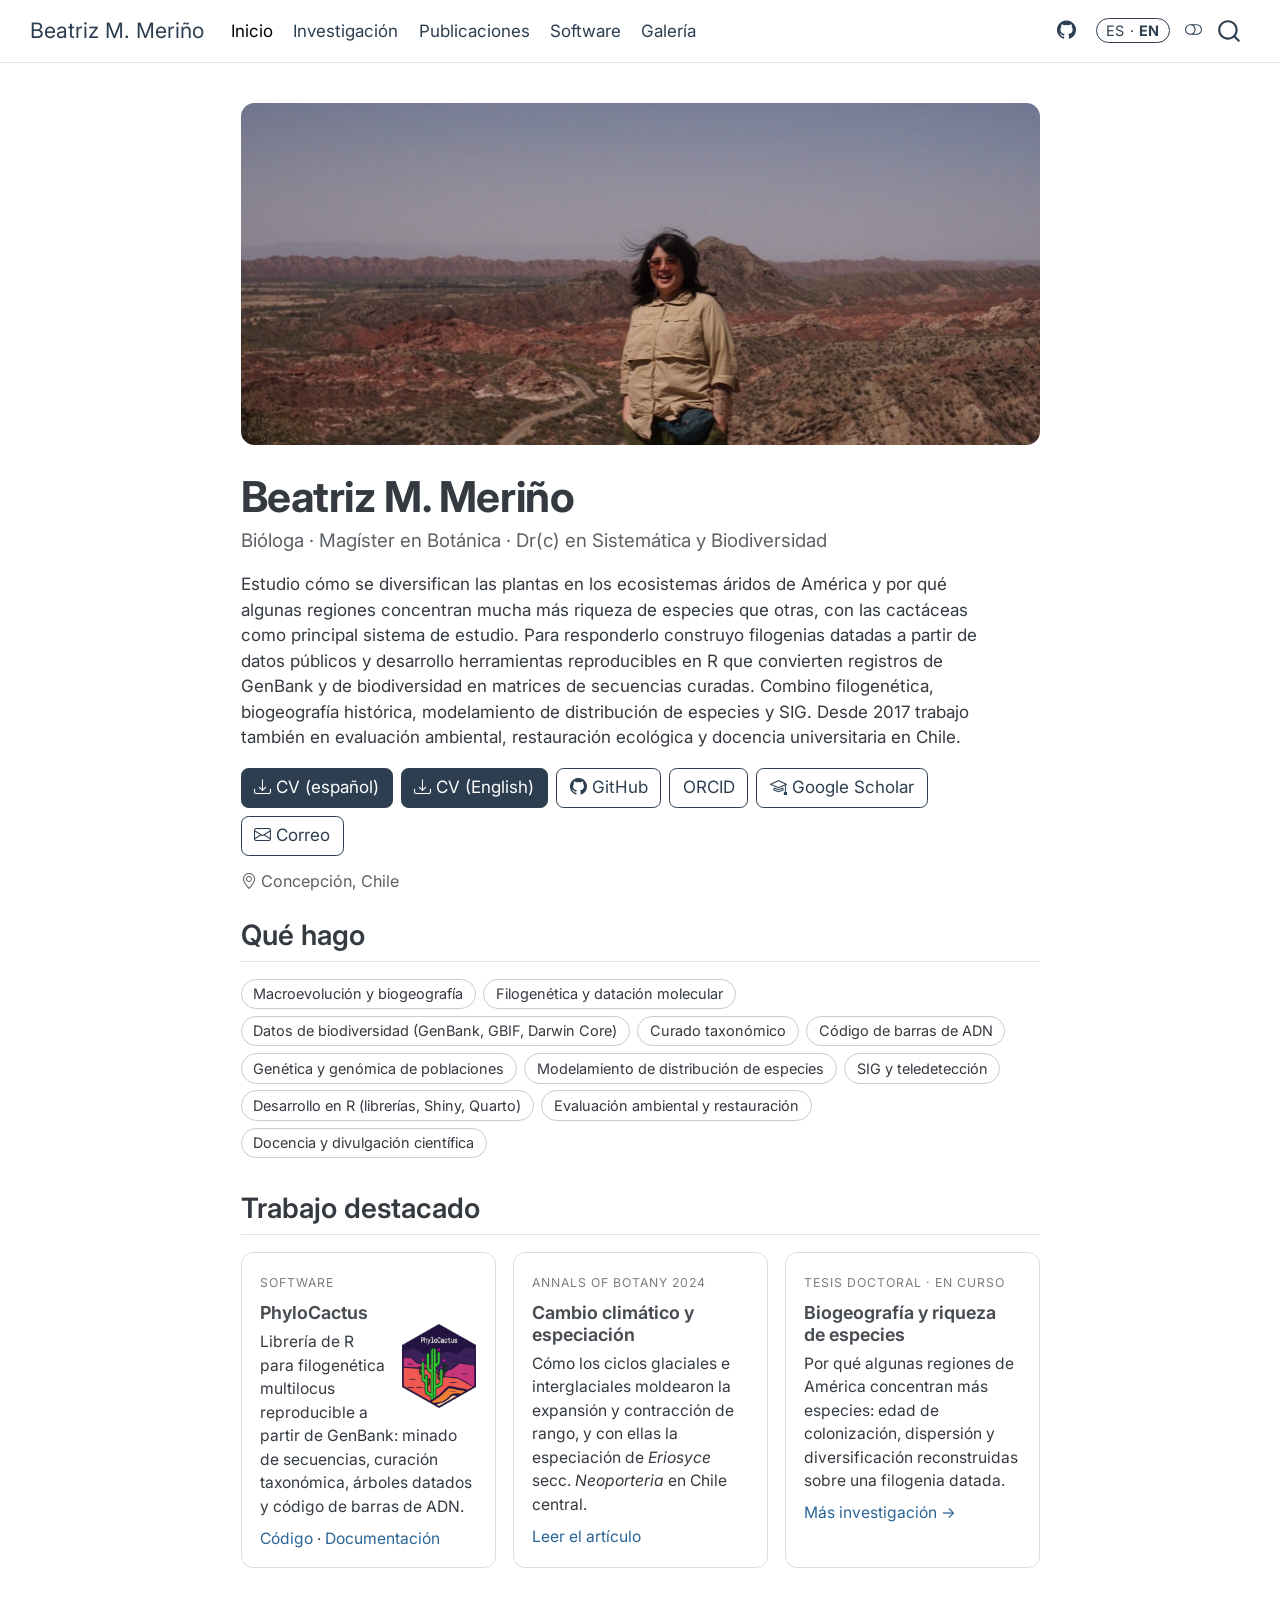
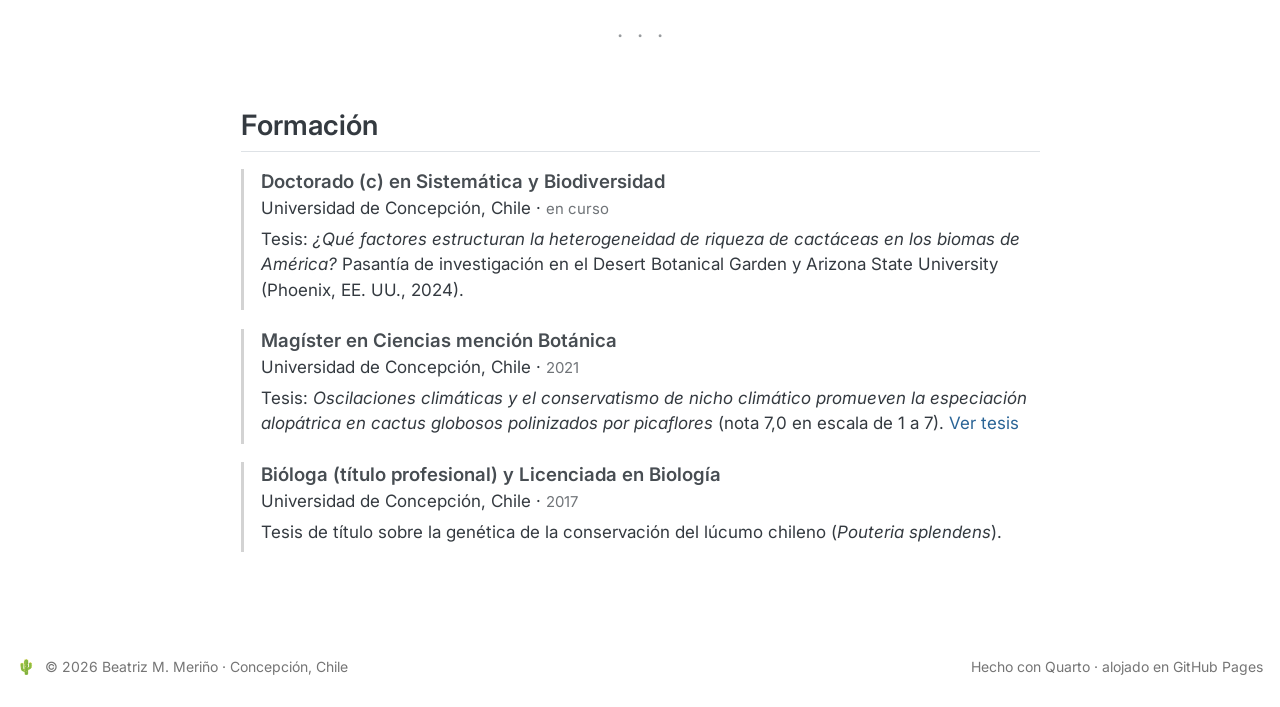
<file: index.html>
<!DOCTYPE html>
<html xmlns="http://www.w3.org/1999/xhtml" lang="es" xml:lang="es"><head>

<meta charset="utf-8">
<meta name="generator" content="quarto-1.11.9">

<meta name="viewport" content="width=device-width, initial-scale=1.0, user-scalable=yes">

<meta name="description" content="Bióloga, Magíster en Ciencias mención Botánica y Dr(c) en Sistemática y Biodiversidad (Universidad de Concepción, Chile). Filogenética de plantas, modelamiento de distribución de especies, SIG y análisis de datos de biodiversidad.">

<title>Beatriz M. Meriño · Sistemática vegetal y datos de biodiversidad – Beatriz M. Meriño</title>
<style>
/* Default styles provided by pandoc.
** See https://pandoc.org/MANUAL.html#variables-for-html for config info.
*/
span.smallcaps{font-variant: small-caps;}
div.columns{display: flex; gap: 1.5em;}
div.column{flex: auto;}
@media screen {
div.columns{gap: min(4vw, 1.5em);}
div.column{overflow-x: auto;}
}
div.hanging-indent{margin-left: 1.5em; text-indent: -1.5em;}
ul.task-list{list-style: none;}
ul.task-list li input[type="checkbox"] {
  width: 0.8em;
  margin: 0 0.8em 0.2em -1em; /* quarto-specific, see https://github.com/quarto-dev/quarto-cli/issues/4556 */ 
  vertical-align: middle;
}
</style>


<script src="site_libs/quarto-nav/quarto-nav.js"></script>
<script src="site_libs/quarto-nav/headroom.min.js"></script>
<script src="site_libs/clipboard/clipboard.min.js"></script>
<script src="site_libs/quarto-search/autocomplete.umd.js"></script>
<script src="site_libs/quarto-search/fuse.min.js"></script>
<script src="site_libs/quarto-search/quarto-search.js"></script>
<meta name="quarto:offset" content="./">
<link href="./assets/img/favicon.svg" rel="icon" type="image/svg+xml">
<script src="site_libs/quarto-html/quarto.js" type="module"></script>
<script src="site_libs/quarto-html/tabsets/tabsets.js" type="module"></script>
<script src="site_libs/quarto-html/scrollable-regions/scrollable-regions.js" type="module"></script>
<script src="site_libs/quarto-html/popper.min.js"></script>
<script src="site_libs/quarto-html/tippy.umd.min.js"></script>
<script src="site_libs/quarto-html/anchor.min.js"></script>
<link href="site_libs/quarto-html/tippy.css" rel="stylesheet">
<link href="site_libs/quarto-html/quarto-syntax-highlighting-1562915e16a7bb36b6a85835f6e478fd.css" rel="stylesheet" class="quarto-color-scheme" id="quarto-text-highlighting-styles">
<link href="site_libs/quarto-html/quarto-syntax-highlighting-dark-3fa94827e3dc895fff3ce93c1207c1b4.css" rel="stylesheet" class="quarto-color-scheme quarto-color-alternate" id="quarto-text-highlighting-styles">
<link href="site_libs/quarto-html/quarto-syntax-highlighting-1562915e16a7bb36b6a85835f6e478fd.css" rel="stylesheet" class="quarto-color-scheme-extra" id="quarto-text-highlighting-styles">
<script src="site_libs/bootstrap/bootstrap.min.js"></script>
<link href="site_libs/bootstrap/bootstrap-icons.css" rel="stylesheet">
<link href="site_libs/bootstrap/bootstrap-6e8d50689a359965cfccb2ff989ddf82.min.css" rel="stylesheet" append-hash="true" class="quarto-color-scheme" id="quarto-bootstrap" data-mode="light">
<link href="site_libs/bootstrap/bootstrap-dark-5677b13f6c5fc529923658b77eb05032.min.css" rel="stylesheet" append-hash="true" class="quarto-color-scheme quarto-color-alternate" id="quarto-bootstrap" data-mode="dark">
<link href="site_libs/bootstrap/bootstrap-6e8d50689a359965cfccb2ff989ddf82.min.css" rel="stylesheet" append-hash="true" class="quarto-color-scheme-extra" id="quarto-bootstrap" data-mode="light">
<script id="quarto-search-options" type="application/json">{
  "location": "navbar",
  "copy-button": false,
  "collapse-after": 3,
  "panel-placement": "end",
  "type": "overlay",
  "limit": 50,
  "keyboard-shortcut": [
    "f",
    "/",
    "s"
  ],
  "show-item-context": false,
  "language": {
    "search-no-results-text": "No se han encontrado resultados",
    "search-matching-documents-text": "documentos encontrados",
    "search-copy-link-title": "Copiar el enlace en la búsqueda",
    "search-hide-matches-text": "Ocultar resultados adicionales",
    "search-more-match-text": "resultado adicional en este documento",
    "search-more-matches-text": "resultados adicionales en este documento",
    "search-clear-button-title": "Borrar",
    "search-text-placeholder": "",
    "search-detached-cancel-button-title": "Cancelar",
    "search-submit-button-title": "Enviar",
    "search-label": "Buscar"
  }
}</script>
<style>html{ scroll-behavior: smooth; }</style>


<meta property="og:title" content="Beatriz M. Meriño · Sistemática vegetal y datos de biodiversidad">
<meta property="og:description" content="Bióloga, Magíster en Ciencias mención Botánica y Dr(c) en Sistemática y Biodiversidad (Universidad de Concepción, Chile). Filogenética de plantas, modelamiento de distribución de especies, SIG y análisis de datos de biodiversidad.">
<meta property="og:image" content="https://beeamerino.github.io/assets/img/profile.jpg">
<meta property="og:site_name" content="Beatriz M. Meriño">
<meta property="og:image:alt" content="Beatriz M. Meriño en terreno, frente a un paisaje de cerros áridos">
<meta property="og:image:height" content="900">
<meta property="og:image:width" content="1600">
<meta name="twitter:title" content="Beatriz M. Meriño · Sistemática vegetal y datos de biodiversidad">
<meta name="twitter:description" content="Bióloga, Magíster en Ciencias mención Botánica y Dr(c) en Sistemática y Biodiversidad (Universidad de Concepción, Chile). Filogenética de plantas, modelamiento de distribución de especies, SIG y análisis de datos de biodiversidad.">
<meta name="twitter:image" content="https://beeamerino.github.io/assets/img/profile.jpg">
<meta name="twitter:image:alt" content="Beatriz M. Meriño en terreno, frente a un paisaje de cerros áridos">
<meta name="twitter:card" content="summary_large_image">
</head>

<body class="nav-fixed fullcontent quarto-light"><a id="quarto-skip-link" class="visually-hidden-focusable" href="#quarto-document-content">Saltar al contenido principal</a><script id="quarto-html-before-body" type="application/javascript">
    const toggleBodyColorMode = (bsSheetEl) => {
      const mode = bsSheetEl.getAttribute("data-mode");
      const bodyEl = window.document.querySelector("body");
      if (mode === "dark") {
        bodyEl.classList.add("quarto-dark");
        bodyEl.classList.remove("quarto-light");
      } else {
        bodyEl.classList.add("quarto-light");
        bodyEl.classList.remove("quarto-dark");
      }
    }
    const toggleBodyColorPrimary = () => {
      const bsSheetEl = window.document.querySelector("link#quarto-bootstrap:not([rel=disabled-stylesheet])");
      if (bsSheetEl) {
        toggleBodyColorMode(bsSheetEl);
      }
    }
    const setColorSchemeToggle = (alternate) => {
      const toggles = window.document.querySelectorAll('.quarto-color-scheme-toggle');
      for (let i=0; i < toggles.length; i++) {
        const toggle = toggles[i];
        if (toggle) {
          toggle.setAttribute("aria-checked", alternate ? "true" : "false");
          if (alternate) {
            toggle.classList.add("alternate");
          } else {
            toggle.classList.remove("alternate");
          }
        }
      }
    };
    const toggleColorMode = (alternate) => {
      // Switch the stylesheets
      const primaryStylesheets = window.document.querySelectorAll('link.quarto-color-scheme:not(.quarto-color-alternate)');
      const alternateStylesheets = window.document.querySelectorAll('link.quarto-color-scheme.quarto-color-alternate');
      manageTransitions('#quarto-margin-sidebar .nav-link', false);
      if (alternate) {
        // note: dark is layered on light, we don't disable primary!
        enableStylesheet(alternateStylesheets);
        for (const sheetNode of alternateStylesheets) {
          if (sheetNode.id === "quarto-bootstrap") {
            toggleBodyColorMode(sheetNode);
          }
        }
      } else {
        disableStylesheet(alternateStylesheets);
        enableStylesheet(primaryStylesheets)
        toggleBodyColorPrimary();
      }
      manageTransitions('#quarto-margin-sidebar .nav-link', true);
      // Switch the toggles
      setColorSchemeToggle(alternate)
    }
    // Hack to workaround the fact that safari doesn't
    // properly recolor the scrollbar when toggling (#1455).
    // Not run on load: stylesheets are set before first paint there, and
    // scrolling would undo the scroll to a URL fragment (#14973).
    // The one pixel nudge keeps the reader where they were.
    const refreshSafariScrollbar = () => {
      if (navigator.userAgent.indexOf('Safari') > 0 && navigator.userAgent.indexOf('Chrome') == -1) {
        manageTransitions("body", false);
        const scrollY = window.scrollY;
        window.scrollTo(0, scrollY > 0 ? scrollY - 1 : 1);
        setTimeout(() => {
          window.scrollTo(0, scrollY);
          manageTransitions("body", true);
        }, 40);
      }
    }
    const disableStylesheet = (stylesheets) => {
      for (let i=0; i < stylesheets.length; i++) {
        const stylesheet = stylesheets[i];
        stylesheet.rel = 'disabled-stylesheet';
      }
    }
    const enableStylesheet = (stylesheets) => {
      for (let i=0; i < stylesheets.length; i++) {
        const stylesheet = stylesheets[i];
        if(stylesheet.rel !== 'stylesheet') { // for Chrome, which will still FOUC without this check
          stylesheet.rel = 'stylesheet';
        }
      }
    }
    const manageTransitions = (selector, allowTransitions) => {
      const els = window.document.querySelectorAll(selector);
      for (let i=0; i < els.length; i++) {
        const el = els[i];
        if (allowTransitions) {
          el.classList.remove('notransition');
        } else {
          el.classList.add('notransition');
        }
      }
    }
    const isFileUrl = () => {
      return window.location.protocol === 'file:';
    }
    const hasAlternateSentinel = () => {
      let styleSentinel = getColorSchemeSentinel();
      if (styleSentinel !== null) {
        return styleSentinel === "alternate";
      } else {
        return false;
      }
    }
    const setStyleSentinel = (alternate) => {
      const value = alternate ? "alternate" : "default";
      if (!isFileUrl()) {
        window.localStorage.setItem("quarto-color-scheme", value);
      } else {
        localAlternateSentinel = value;
      }
    }
    const getColorSchemeSentinel = () => {
      if (!isFileUrl()) {
        const storageValue = window.localStorage.getItem("quarto-color-scheme");
        return storageValue != null ? storageValue : localAlternateSentinel;
      } else {
        return localAlternateSentinel;
      }
    }
    const toggleGiscusIfUsed = (isAlternate, darkModeDefault) => {
      const baseTheme = document.querySelector('#giscus-base-theme')?.value ?? 'light';
      const alternateTheme = document.querySelector('#giscus-alt-theme')?.value ?? 'dark';
      let newTheme = '';
      if(authorPrefersDark) {
        newTheme = isAlternate ? baseTheme : alternateTheme;
      } else {
        newTheme = isAlternate ? alternateTheme : baseTheme;
      }
      const changeGiscusTheme = () => {
        // From: https://github.com/giscus/giscus/issues/336
        const sendMessage = (message) => {
          const iframe = document.querySelector('iframe.giscus-frame');
          if (!iframe) return;
          iframe.contentWindow.postMessage({ giscus: message }, 'https://giscus.app');
        }
        sendMessage({
          setConfig: {
            theme: newTheme
          }
        });
      }
      const isGiscussLoaded = window.document.querySelector('iframe.giscus-frame') !== null;
      if (isGiscussLoaded) {
        changeGiscusTheme();
      }
    };
    const authorPrefersDark = false;
    const queryPrefersDark = window.matchMedia('(prefers-color-scheme: dark)');
    const darkModeDefault = queryPrefersDark.matches;
      document.querySelector('link#quarto-text-highlighting-styles.quarto-color-scheme-extra').rel = 'disabled-stylesheet';
      document.querySelector('link#quarto-bootstrap.quarto-color-scheme-extra').rel = 'disabled-stylesheet';
    let localAlternateSentinel = darkModeDefault ? 'alternate' : 'default';
    // Dark / light mode switch
    window.quartoToggleColorScheme = () => {
      // Read the current dark / light value
      let toAlternate = !hasAlternateSentinel();
      toggleColorMode(toAlternate);
      refreshSafariScrollbar();
      setStyleSentinel(toAlternate);
      toggleGiscusIfUsed(toAlternate, darkModeDefault);
      window.dispatchEvent(new Event('resize'));
    };
    queryPrefersDark.addEventListener("change", e => {
      if(window.localStorage.getItem("quarto-color-scheme") !== null)
        return;
      const alternate = e.matches
      toggleColorMode(alternate);
      refreshSafariScrollbar();
      localAlternateSentinel = e.matches ? 'alternate' : 'default'; // this is used alongside local storage!
      toggleGiscusIfUsed(alternate, darkModeDefault);
    });
    // Switch to dark mode if need be
    if (hasAlternateSentinel()) {
      toggleColorMode(true);
    } else {
      toggleColorMode(false);
    }
  </script>

<div id="quarto-search-results"></div>
  <header id="quarto-header" class="headroom fixed-top">
    <nav class="navbar navbar-expand-lg " data-bs-theme="dark" aria-label="Sitio web">
      <div class="navbar-container container-fluid">
      <div class="navbar-brand-container mx-auto">
    <a class="navbar-brand" href="./index.html">
    <span class="navbar-title">Beatriz M. Meriño</span>
    </a>
  </div>
          <button class="navbar-toggler" type="button" data-bs-toggle="collapse" data-bs-target="#navbarCollapse" aria-controls="navbarCollapse" aria-expanded="false" aria-label="Navegación de palanca" onclick="if (window.quartoToggleHeadroom) { window.quartoToggleHeadroom(); }">
  <span class="navbar-toggler-icon"></span>
</button>
          <div class="collapse navbar-collapse" id="navbarCollapse">
            <ul class="navbar-nav navbar-nav-scroll me-auto">
  <li class="nav-item">
    <a class="nav-link active" href="./index.html" aria-current="page"> 
<span class="menu-text">Inicio</span></a>
  </li>  
  <li class="nav-item">
    <a class="nav-link" href="./research.html"> 
<span class="menu-text">Investigación</span></a>
  </li>  
  <li class="nav-item">
    <a class="nav-link" href="./publications.html"> 
<span class="menu-text">Publicaciones</span></a>
  </li>  
  <li class="nav-item">
    <a class="nav-link" href="./software.html"> 
<span class="menu-text">Software</span></a>
  </li>  
  <li class="nav-item">
    <a class="nav-link" href="./gallery.html"> 
<span class="menu-text">Galería</span></a>
  </li>  
</ul>
            <ul class="navbar-nav navbar-nav-scroll ms-auto">
  <li class="nav-item compact">
    <a class="nav-link" href="https://github.com/beeamerino"> <i class="bi bi-github" role="img" aria-label="GitHub">
</i> 
<span class="menu-text"></span></a>
  </li>  
  <li class="nav-item">
    <a class="nav-link" href="./en/index.html"> 
<span class="menu-text">ES · <b>EN</b></span></a>
  </li>  
</ul>
          </div> <!-- /navcollapse -->
            <div class="quarto-navbar-tools">
  <button type="button" role="switch" aria-checked="false" class="quarto-color-scheme-toggle quarto-navigation-tool  px-1" onclick="window.quartoToggleColorScheme(); return false;" title="Alternar modo oscuro" aria-label="Alternar modo oscuro"><i class="bi"></i></button>
</div>
            <div id="quarto-search" class="" title="Buscar"></div>
      </div> <!-- /container-fluid -->
    </nav>
</header>
<!-- content -->
<div id="quarto-content" class="quarto-container page-columns page-rows-contents page-layout-article page-navbar">
<!-- sidebar -->
<!-- margin-sidebar -->
    
<!-- main -->
<main class="content" id="quarto-document-content" tabindex="-1"><header id="title-block-header" class="quarto-title-block"></header>





<figure class="hero-banner figure"><img src="assets/img/profile.jpg" alt="Beatriz M. Meriño en terreno, frente a un paisaje de cerros áridos" onerror="this.parentElement.remove(); document.getElementById('hero-ascii').hidden = false;" class="figure-img"></figure>
<div class="hero">
  <div class="hero-text">
    <p class="hero-name" role="heading" aria-level="1">Beatriz M. Meriño</p>
    <p class="hero-tagline">Bióloga · Magíster en Botánica · Dr(c) en Sistemática y Biodiversidad</p>
<p>Estudio cómo se diversifican las plantas en los ecosistemas áridos de América y por qué algunas regiones concentran mucha más riqueza de especies que otras, con las cactáceas como principal sistema de estudio. Para responderlo construyo filogenias datadas a partir de datos públicos y desarrollo herramientas reproducibles en R que convierten registros de GenBank y de biodiversidad en matrices de secuencias curadas. Combino filogenética, biogeografía histórica, modelamiento de distribución de especies y SIG. Desde 2017 trabajo también en evaluación ambiental, restauración ecológica y docencia universitaria en Chile.</p>
<div class="btn-row">
<p><a href="assets/cv/CV_Beatriz_Merino_ES.pdf" class="btn btn-primary"><i class="bi bi-download"></i> CV (español)</a> <a href="assets/cv/CV_Beatriz_Merino_EN.pdf" class="btn btn-primary"><i class="bi bi-download"></i> CV (English)</a> <a href="https://github.com/beeamerino" class="btn btn-outline-primary"><i class="bi bi-github"></i> GitHub</a> <a href="https://orcid.org/0000-0002-9518-2331" class="btn btn-outline-primary">ORCID</a> <a href="https://scholar.google.cl/citations?user=RLAXrAcAAAAJ" class="btn btn-outline-primary"><i class="bi bi-mortarboard"></i> Google Scholar</a> <a href="mailto:beeatriz.merino@gmail.com" class="btn btn-outline-primary"><i class="bi bi-envelope"></i> Correo</a></p>
</div>
    <p class="hero-location"><i class="bi bi-geo-alt"></i> Concepción, Chile</p>
  </div>
  <div class="hero-side">
<pre class="ascii" id="hero-ascii" aria-hidden="true" hidden="">          .--.
          |  |
    .--.  |  |
    |  |  |  |  .--.
    |  |  |  |  |  |
    |  '--'  |  |  |
    '-----.  '--'  |
          |  .-----'
          |  |
          |  |
   ~~~~~~~|  |~~~~~~~
</pre>
  </div>
</div>
<section id="qué-hago" class="level2">
<h2 class="anchored" data-anchor-id="qué-hago">Qué hago</h2>
<div class="tags">
<p><span class="tag">Macroevolución y biogeografía</span> <span class="tag">Filogenética y datación molecular</span> <span class="tag">Datos de biodiversidad (GenBank, GBIF, Darwin Core)</span> <span class="tag">Curado taxonómico</span> <span class="tag">Código de barras de ADN</span> <span class="tag">Genética y genómica de poblaciones</span> <span class="tag">Modelamiento de distribución de especies</span> <span class="tag">SIG y teledetección</span> <span class="tag">Desarrollo en R (librerías, Shiny, Quarto)</span> <span class="tag">Evaluación ambiental y restauración</span> <span class="tag">Docencia y divulgación científica</span></p>
</div>
</section>
<section id="trabajo-destacado" class="level2">
<h2 class="anchored" data-anchor-id="trabajo-destacado">Trabajo destacado</h2>
<div class="card-grid">
<div class="pcard">
<p><span class="kicker">Software</span></p>
<section id="phylocactus" class="level4">
<h4 class="anchored" data-anchor-id="phylocactus">PhyloCactus</h4>
<p><img src="assets/img/phylocactus-logo.png" class="card-logo img-fluid" alt="Logo de PhyloCactus"></p>
<p>Librería de R para filogenética multilocus reproducible a partir de GenBank: minado de secuencias, curación taxonómica, árboles datados y código de barras de ADN.</p>
<p><a href="https://github.com/beeamerino/PhyloCactus">Código</a> · <a href="https://beeamerino.github.io/PhyloCactus/">Documentación</a></p>
</section>
</div>
<div class="pcard">
<p><span class="kicker">Annals of Botany 2024</span></p>
<section id="cambio-climático-y-especiación" class="level4">
<h4 class="anchored" data-anchor-id="cambio-climático-y-especiación">Cambio climático y especiación</h4>
<p>Cómo los ciclos glaciales e interglaciales moldearon la expansión y contracción de rango, y con ellas la especiación de <em>Eriosyce</em> secc. <em>Neoporteria</em> en Chile central.</p>
<p><a href="https://doi.org/10.1093/aob/mcae087">Leer el artículo</a></p>
</section>
</div>
<div class="pcard">
<p><span class="kicker">Tesis doctoral · en curso</span></p>
<section id="biogeografía-y-riqueza-de-especies" class="level4">
<h4 class="anchored" data-anchor-id="biogeografía-y-riqueza-de-especies">Biogeografía y riqueza de especies</h4>
<p>Por qué algunas regiones de América concentran más especies: edad de colonización, dispersión y diversificación reconstruidas sobre una filogenia datada.</p>
<p><a href="./research.html">Más investigación →</a></p>
</section>
</div>
</div>
<div class="divider" aria-hidden="true">
<p>· · ·</p>
</div>
</section>
<section id="formación" class="level2">
<h2 class="anchored" data-anchor-id="formación">Formación</h2>
<section id="doctorado-c-en-sistemática-y-biodiversidad" class="level3 timeline-item">
<h3 class="anchored" data-anchor-id="doctorado-c-en-sistemática-y-biodiversidad">Doctorado (c) en Sistemática y Biodiversidad</h3>
<p>Universidad de Concepción, Chile · <span class="when">en curso</span></p>
<p>Tesis: <em>¿Qué factores estructuran la heterogeneidad de riqueza de cactáceas en los biomas de América?</em> Pasantía de investigación en el Desert Botanical Garden y Arizona State University (Phoenix, EE. UU., 2024).</p>
</section>
<section id="magíster-en-ciencias-mención-botánica" class="level3 timeline-item">
<h3 class="anchored" data-anchor-id="magíster-en-ciencias-mención-botánica">Magíster en Ciencias mención Botánica</h3>
<p>Universidad de Concepción, Chile · <span class="when">2021</span></p>
<p>Tesis: <em>Oscilaciones climáticas y el conservatismo de nicho climático promueven la especiación alopátrica en cactus globosos polinizados por picaflores</em> (nota 7,0 en escala de 1 a 7). <a href="https://repositorio.udec.cl/items/ba752332-f741-4092-bef8-04610ea96fcd">Ver tesis</a></p>
</section>
<section id="bióloga-título-profesional-y-licenciada-en-biología" class="level3 timeline-item">
<h3 class="anchored" data-anchor-id="bióloga-título-profesional-y-licenciada-en-biología">Bióloga (título profesional) y Licenciada en Biología</h3>
<p>Universidad de Concepción, Chile · <span class="when">2017</span></p>
<p>Tesis de título sobre la genética de la conservación del lúcumo chileno (<em>Pouteria splendens</em>).</p>
</section>


</section>

<a onclick="window.scrollTo(0, 0); return false;" role="button" id="quarto-back-to-top"><i class="bi bi-arrow-up"></i> Volver arriba</a></main> <!-- /main -->
<script>
/* ES/EN switch: points the navbar language link to the same page in the other language.
   Spanish pages live at the root (/research.html), English ones under /en/ (/en/research.html). */
(function () {
  var link = Array.prototype.find.call(document.querySelectorAll("a.nav-link"), function (a) {
    return /^\s*ES\s*·\s*EN\s*$/.test(a.textContent);
  });
  if (!link) return;
  link.setAttribute("aria-label", /\/en\//.test(window.location.pathname) ? "Leer en español" : "Read in English");
  link.classList.add("lang-toggle");
  var path = window.location.pathname;
  var file = path.split("/").pop() || "index.html";
  if (file === "404.html" || !/\.html$/.test(file)) file = "index.html";
  var inEnglish = /\/en\/[^\/]*$/.test(path);
  link.setAttribute("href", inEnglish ? "/" + file : "/en/" + file);
  link.setAttribute("hreflang", inEnglish ? "es" : "en");
})();
</script>
<script id="quarto-html-after-body" type="application/javascript">
  window.document.addEventListener("DOMContentLoaded", function (event) {
    // Ensure there is a toggle, if there isn't float one in the top right
    if (window.document.querySelector('.quarto-color-scheme-toggle') === null) {
      const toggle = window.document.createElement('button');
      toggle.type = "button";
      toggle.setAttribute("role", "switch");
      toggle.setAttribute("aria-checked", "false");
      toggle.classList.add('top-right');
      toggle.classList.add('quarto-color-scheme-toggle');
      toggle.setAttribute("aria-label", "Alternar modo oscuro");
      toggle.onclick = function() { try { window.quartoToggleColorScheme(); } catch {} return false; };
      const i = window.document.createElement("i");
      i.classList.add('bi');
      toggle.appendChild(i);
      // Put the toggle in a landmark of its own, so that landmark navigation
      // can reach it.
      //
      // The container is always a fresh direct child of body, and the toggle is
      // never moved into page furniture that the theme or the author controls.
      // The toggle is positioned against the page, so any ancestor that
      // establishes a containing block captures it: a positioned element or a
      // grid for position: absolute, and transform, filter, will-change or
      // contain for position: fixed. A direct child of body has none of these
      // to inherit, and the shift when one appears is silent and visual.
      //
      // ARIA says a document should have at most one banner, and axe reports a
      // duplicate whether or not the banners carry distinct labels. So use a
      // header when the page has no banner yet, and a named region otherwise.
      //
      // A header is a banner wherever it sits, unless it is inside sectioning
      // content, so this cannot just look at the children of body: a custom
      // page layout wraps the title block header in a plain div. An explicit
      // role="banner" always counts.
      const sectioning = 'article, aside, main, nav, section, [role="article"], [role="complementary"], [role="main"], [role="navigation"], [role="region"]';
      const hasBanner = Array.from(
        window.document.querySelectorAll('header:not([role]), [role="banner"]')
      ).some(function(el) {
        return el.hasAttribute("role") || el.closest(sectioning) === null;
      });
      const container = window.document.createElement(hasBanner ? "div" : "header");
      if (hasBanner) {
        container.setAttribute("role", "region");
        container.setAttribute("aria-label", "Alternar modo oscuro");
      }
      container.classList.add('quarto-color-scheme-toggle-container');
      container.appendChild(toggle);
      window.document.body.appendChild(container);
    }
    setColorSchemeToggle(hasAlternateSentinel())
    const icon = "";
    const anchorJS = new window.AnchorJS();
    anchorJS.options = {
      placement: 'right',
      icon: icon
    };
    anchorJS.add('.anchored');
    const isCodeAnnotation = (el) => {
      for (const clz of el.classList) {
        if (clz.startsWith('code-annotation-')) {                     
          return true;
        }
      }
      return false;
    }
    const onCopySuccess = function(e) {
      // button target
      const button = e.trigger;
      // don't keep focus
      button.blur();
      // flash "checked"
      button.classList.add('code-copy-button-checked');
      var currentTitle = button.getAttribute("title");
      button.setAttribute("title", "Copiado");
      let tooltip;
      if (window.bootstrap) {
        button.setAttribute("data-bs-toggle", "tooltip");
        button.setAttribute("data-bs-placement", "left");
        button.setAttribute("data-bs-title", "Copiado");
        tooltip = new bootstrap.Tooltip(button, 
          { trigger: "manual", 
            customClass: "code-copy-button-tooltip",
            offset: [0, -8]});
        tooltip.show();    
      }
      setTimeout(function() {
        if (tooltip) {
          tooltip.hide();
          button.removeAttribute("data-bs-title");
          button.removeAttribute("data-bs-toggle");
          button.removeAttribute("data-bs-placement");
        }
        button.setAttribute("title", currentTitle);
        button.classList.remove('code-copy-button-checked');
      }, 1000);
      // clear code selection
      e.clearSelection();
    }
    const getTextToCopy = function(trigger) {
      const outerScaffold = trigger.parentElement.cloneNode(true);
      const codeEl = outerScaffold.querySelector('code');
      for (const childEl of codeEl.children) {
        if (isCodeAnnotation(childEl)) {
          childEl.remove();
        }
      }
      return codeEl.innerText;
    }
    const clipboard = new window.ClipboardJS('.code-copy-button:not([data-in-quarto-modal])', {
      text: getTextToCopy
    });
    clipboard.on('success', onCopySuccess);
    if (window.document.getElementById('quarto-embedded-source-code-modal')) {
      const clipboardModal = new window.ClipboardJS('.code-copy-button[data-in-quarto-modal]', {
        text: getTextToCopy,
        container: window.document.getElementById('quarto-embedded-source-code-modal')
      });
      clipboardModal.on('success', onCopySuccess);
    }
      var localhostRegex = new RegExp(/^(?:http|https):\/\/localhost\:?[0-9]*\//);
      var mailtoRegex = new RegExp(/^mailto:/);
        var filterRegex = new RegExp("https:\/\/beeamerino\.github\.io");
      const newWindowLabel = "(opens in a new tab)";
      const newWindowNoteId = "quarto-ext-newwindow-label";
      // Links reference one hidden label through aria-describedby, so the
      // announcement never changes their accessible name.
      var describeNewWindow = (link) => {
        if (!window.document.getElementById(newWindowNoteId)) {
          var newWindowNote = window.document.createElement("span");
          newWindowNote.id = newWindowNoteId;
          newWindowNote.hidden = true;
          newWindowNote.textContent = newWindowLabel;
          window.document.body.appendChild(newWindowNote);
        }
        var describedBy = (link.getAttribute("aria-describedby") || "").split(/\s+/).filter(Boolean);
        if (!describedBy.includes(newWindowNoteId)) {
          describedBy.push(newWindowNoteId);
          link.setAttribute("aria-describedby", describedBy.join(" "));
        }
      }
      var isInternal = (href) => {
          return filterRegex.test(href) || localhostRegex.test(href) || mailtoRegex.test(href);
      }
      // Inspect non-navigation links and adorn them if external
      window.quartoDecorateExternalLinks = function (root) {
     var links = (root || window.document).querySelectorAll('a[href]:not(.nav-link):not(.navbar-brand):not(.toc-action):not(.sidebar-link):not(.sidebar-item-toggle):not(.pagination-link):not(.no-external):not([aria-hidden]):not(.dropdown-item):not(.quarto-navigation-tool):not(.about-link)');
      for (var i=0; i<links.length; i++) {
        const link = links[i];
        if (!isInternal(link.href)) {
          // undo the damage that might have been done by quarto-nav.js in the case of
          // links that we want to consider external
          if (link.dataset.originalHref !== undefined) {
            link.href = link.dataset.originalHref;
          }
            // target, if specified
            link.setAttribute("target", "_blank");
            if (link.getAttribute("rel") === null) {
              link.setAttribute("rel", "noopener");
            }
            describeNewWindow(link);
          if (!link.classList.contains('no-external-icon')) {
          }
        }
      }
      };
      window.quartoDecorateExternalLinks(window.document);
    // Esc closes the popup (WCAG 1.4.13) and focus leaving both trigger and
    // popup closes it (WCAG 2.4.11); tippy handles neither for interactive popups.
    const hideOnEscAndFocusOut = {
      name: 'hideOnEscAndFocusOut',
      defaultValue: true,
      fn(instance) {
        const dismiss = () => {
          // A show scheduled by the trigger delay would otherwise reopen it
          instance.clearDelayTimeouts();
          instance.hide();
        };
        const onKeyDown = (event) => {
          if (event.key !== 'Escape') {
            return;
          }
          // Keep Esc from also reaching page handlers (e.g. reveal.js overview),
          // except an open reveal.js slide menu, which Esc should close too.
          // The menu handles keys only when its keyboard option is on.
          const menuHandlesEsc = window.Reveal?.getPlugin?.('menu')?.isOpen() &&
            window.Reveal.getConfig().menu?.keyboard !== false;
          if (!menuHandlesEsc) {
            event.stopPropagation();
          }
          if (instance.popper.contains(window.document.activeElement)) {
            // Disabled while refocusing so the focus trigger does not reopen it
            instance.disable();
            instance.reference.focus();
            instance.enable();
          }
          dismiss();
        };
        const onFocusOut = (event) => {
          const target = event.relatedTarget;
          if (target && !instance.reference.contains(target) &&
              !instance.popper.contains(target)) {
            dismiss();
          }
        };
        // On the trigger too: a click trigger (code-annotations: select) has no
        // blur handling. Attached for the instance's lifetime so leaving the
        // trigger also cancels a show still pending on the trigger delay.
        instance.reference.addEventListener('focusout', onFocusOut);
        return {
          onShow() {
            window.document.addEventListener('keydown', onKeyDown, true);
            instance.popper.addEventListener('focusout', onFocusOut);
          },
          onHide() {
            window.document.removeEventListener('keydown', onKeyDown, true);
            instance.popper.removeEventListener('focusout', onFocusOut);
          },
          onDestroy() {
            instance.reference.removeEventListener('focusout', onFocusOut);
          },
        };
      },
    };
    function tippyHover(el, contentFn, onTriggerFn, onUntriggerFn) {
      const config = {
        allowHTML: true,
        maxWidth: 500,
        delay: 100,
        arrow: false,
        appendTo: function(el) {
            return el.parentElement;
        },
        interactive: true,
        interactiveBorder: 10,
        theme: 'quarto',
        placement: 'bottom-start',
        plugins: [hideOnEscAndFocusOut],
      };
      if (contentFn) {
        config.content = contentFn;
      }
      if (onTriggerFn) {
        config.onTrigger = onTriggerFn;
      }
      if (onUntriggerFn) {
        config.onUntrigger = onUntriggerFn;
      }
      window.tippy(el, config); 
    }
    const noterefs = window.document.querySelectorAll('a[role="doc-noteref"]');
    for (var i=0; i<noterefs.length; i++) {
      const ref = noterefs[i];
      tippyHover(ref, function() {
        // use id or data attribute instead here
        let href = ref.getAttribute('data-footnote-href') || ref.getAttribute('href');
        try { href = new URL(href).hash; } catch {}
        const id = href.replace(/^#\/?/, "");
        const note = window.document.getElementById(id);
        if (note) {
          return note.innerHTML;
        } else {
          return "";
        }
      });
    }
    const xrefs = window.document.querySelectorAll('a.quarto-xref');
    const processXRef = (id, note) => {
      // Strip column container classes
      const stripColumnClz = (el) => {
        el.classList.remove("page-full", "page-columns");
        if (el.children) {
          for (const child of el.children) {
            stripColumnClz(child);
          }
        }
      }
      stripColumnClz(note)
      if (id === null || id.startsWith('sec-')) {
        // Special case sections, only their first couple elements
        const container = document.createElement("div");
        if (note.children && note.children.length > 2) {
          container.appendChild(note.children[0].cloneNode(true));
          for (let i = 1; i < note.children.length; i++) {
            const child = note.children[i];
            if (child.tagName === "P" && child.innerText === "") {
              continue;
            } else {
              container.appendChild(child.cloneNode(true));
              break;
            }
          }
          if (window.Quarto?.typesetMath) {
            window.Quarto.typesetMath(container);
          }
          return container.innerHTML
        } else {
          if (window.Quarto?.typesetMath) {
            window.Quarto.typesetMath(note);
          }
          return note.innerHTML;
        }
      } else {
        // Remove any anchor links if they are present
        const anchorLink = note.querySelector('a.anchorjs-link');
        if (anchorLink) {
          anchorLink.remove();
        }
        if (window.Quarto?.typesetMath) {
          window.Quarto.typesetMath(note);
        }
        if (note.classList.contains("callout")) {
          return note.outerHTML;
        } else {
          return note.innerHTML;
        }
      }
    }
    for (var i=0; i<xrefs.length; i++) {
      const xref = xrefs[i];
      tippyHover(xref, undefined, function(instance) {
        instance.disable();
        let url = xref.getAttribute('href');
        let hash = undefined; 
        if (url.startsWith('#')) {
          hash = url;
        } else {
          try { hash = new URL(url).hash; } catch {}
        }
        if (hash) {
          const id = hash.replace(/^#\/?/, "");
          const note = window.document.getElementById(id);
          if (note !== null) {
            try {
              const html = processXRef(id, note.cloneNode(true));
              instance.setContent(html);
            } finally {
              instance.enable();
              instance.show();
            }
          } else {
            // See if we can fetch this
            fetch(url.split('#')[0])
            .then(res => res.text())
            .then(html => {
              const parser = new DOMParser();
              const htmlDoc = parser.parseFromString(html, "text/html");
              const note = htmlDoc.getElementById(id);
              if (note !== null) {
                const html = processXRef(id, note);
                instance.setContent(html);
              } 
            }).finally(() => {
              instance.enable();
              instance.show();
            });
          }
        } else {
          // See if we can fetch a full url (with no hash to target)
          // This is a special case and we should probably do some content thinning / targeting
          fetch(url)
          .then(res => res.text())
          .then(html => {
            const parser = new DOMParser();
            const htmlDoc = parser.parseFromString(html, "text/html");
            const note = htmlDoc.querySelector('main.content');
            if (note !== null) {
              // This should only happen for chapter cross references
              // (since there is no id in the URL)
              // remove the first header
              if (note.children.length > 0 && note.children[0].tagName === "HEADER") {
                note.children[0].remove();
              }
              const html = processXRef(null, note);
              instance.setContent(html);
            } 
          }).finally(() => {
            instance.enable();
            instance.show();
          });
        }
      }, function(instance) {
      });
    }
        let selectedAnnoteEl;
        const selectorForAnnotation = ( cell, annotation) => {
          let cellAttr = 'data-code-cell="' + cell + '"';
          let lineAttr = 'data-code-annotation="' +  annotation + '"';
          const selector = 'span[' + cellAttr + '][' + lineAttr + ']';
          return selector;
        }
        const selectCodeLines = (annoteEl) => {
          const doc = window.document;
          const targetCell = annoteEl.getAttribute("data-target-cell");
          const targetAnnotation = annoteEl.getAttribute("data-target-annotation");
          const annoteSpan = window.document.querySelector(selectorForAnnotation(targetCell, targetAnnotation));
          const lines = annoteSpan.getAttribute("data-code-lines").split(",");
          const lineIds = lines.map((line) => {
            return targetCell + "-" + line;
          })
          // Each band is positioned against its own containing block, which is
          // not the offsetParent of the lines, so place it from client rects.
          const placeBand = (band, firstEl, lastEl, codeBlock) => {
            const container = band.offsetParent;
            if (container === null) {
              return;
            }
            const containerRect = container.getBoundingClientRect();
            // Reveal.js scales slides with a transform, so convert client
            // pixels back to the CSS pixels of the container.
            const scale = containerRect.height / container.offsetHeight || 1;
            const firstRect = firstEl.getBoundingClientRect();
            const lastRect = lastEl.getBoundingClientRect();
            const top = (firstRect.top - containerRect.top) / scale - container.clientTop + container.scrollTop;
            const height = (lastRect.bottom - firstRect.top) / scale;
            band.style.top = top - 2 + "px";
            band.style.height = height + 4 + "px";
            if (codeBlock) {
              // Without the copy button wrapper, the containing block is wider
              // than the code block, so span the code block explicitly.
              const blockRect = codeBlock.getBoundingClientRect();
              band.style.left = (blockRect.left - containerRect.left) / scale - container.clientLeft + container.scrollLeft + "px";
              band.style.width = blockRect.width / scale + "px";
            }
          };
          if (lineIds.length > 0) {
            const el = window.document.getElementById(lineIds[0]);
            const lastEl = window.document.getElementById(lineIds[lineIds.length - 1]);
            const parent = el.parentElement.parentElement;
            // cook up a div (if necessary) and position it
            let div = window.document.getElementById("code-annotation-line-highlight");
            if (div === null) {
              div = window.document.createElement("div");
              div.setAttribute("id", "code-annotation-line-highlight");
              div.style.position = 'absolute';
              parent.appendChild(div);
            }
            placeBand(div, el, lastEl, parent.closest("div.sourceCode") || parent);
            let gutterDiv = window.document.getElementById("code-annotation-line-highlight-gutter");
            if (gutterDiv === null) {
              gutterDiv = window.document.createElement("div");
              gutterDiv.setAttribute("id", "code-annotation-line-highlight-gutter");
              gutterDiv.style.position = 'absolute';
              const codeCell = window.document.getElementById(targetCell);
              const gutter = codeCell.querySelector('.code-annotation-gutter');
              gutter.appendChild(gutterDiv);
            }
            placeBand(gutterDiv, el, lastEl);
            selectedAnnoteEl = annoteEl;
          }
        };
        const unselectCodeLines = () => {
          const elementsIds = ["code-annotation-line-highlight", "code-annotation-line-highlight-gutter"];
          elementsIds.forEach((elId) => {
            const div = window.document.getElementById(elId);
            if (div) {
              div.remove();
            }
          });
          selectedAnnoteEl = undefined;
        };
          // Handle positioning of the toggle
      window.addEventListener(
        "resize",
        throttle(() => {
          elRect = undefined;
          if (selectedAnnoteEl) {
            selectCodeLines(selectedAnnoteEl);
          }
        }, 10)
      );
      function throttle(fn, ms) {
      let throttle = false;
      let timer;
        return (...args) => {
          if(!throttle) { // first call gets through
              fn.apply(this, args);
              throttle = true;
          } else { // all the others get throttled
              if(timer) clearTimeout(timer); // cancel #2
              timer = setTimeout(() => {
                fn.apply(this, args);
                timer = throttle = false;
              }, ms);
          }
        };
      }
        // Attach click handler to the DT
        const annoteDls = window.document.querySelectorAll('dt[data-target-cell]');
        for (const annoteDlNode of annoteDls) {
          annoteDlNode.addEventListener('click', (event) => {
            const clickedEl = event.target;
            if (clickedEl !== selectedAnnoteEl) {
              unselectCodeLines();
              const activeEl = window.document.querySelector('dt[data-target-cell].code-annotation-active');
              if (activeEl) {
                activeEl.classList.remove('code-annotation-active');
              }
              selectCodeLines(clickedEl);
              clickedEl.classList.add('code-annotation-active');
            } else {
              // Unselect the line
              unselectCodeLines();
              clickedEl.classList.remove('code-annotation-active');
            }
          });
        }
    const findCites = (el) => {
      const parentEl = el.parentElement;
      if (parentEl) {
        const cites = parentEl.dataset.cites;
        if (cites) {
          return {
            el,
            cites: cites.split(' ')
          };
        } else {
          return findCites(el.parentElement)
        }
      } else {
        return undefined;
      }
    };
    var bibliorefs = window.document.querySelectorAll('a[role="doc-biblioref"]');
    for (var i=0; i<bibliorefs.length; i++) {
      const ref = bibliorefs[i];
      const citeInfo = findCites(ref);
      if (citeInfo) {
        tippyHover(citeInfo.el, function() {
          var popup = window.document.createElement('div');
          citeInfo.cites.forEach(function(cite) {
            var citeDiv = window.document.createElement('div');
            citeDiv.classList.add('hanging-indent');
            citeDiv.classList.add('csl-entry');
            var biblioDiv = window.document.getElementById('ref-' + cite);
            if (biblioDiv) {
              citeDiv.innerHTML = biblioDiv.innerHTML;
            }
            popup.appendChild(citeDiv);
          });
          return popup.innerHTML;
        });
      }
    }
  });
  </script>
  <script type="application/javascript">
  window.quartoScrollableRegionsLabels = {"code":"Código desplazable","output":"Salida desplazable"};
  </script>
</div> <!-- /content -->
<footer class="footer">
  <div class="nav-footer">
    <div class="nav-footer-left">
<p><span class="cactus-emoji footer-cactus" aria-hidden="true">🌵</span> © 2026 Beatriz M. Meriño · Concepción, Chile</p>
</div>   
    <div class="nav-footer-center">
      &nbsp;
    </div>
    <div class="nav-footer-right">
<p>Hecho con <a href="https://quarto.org">Quarto</a> · alojado en GitHub Pages</p>
</div>
  </div>
</footer>




<script src="site_libs/quarto-html/zenscroll-min.js"></script>
</body></html>
</file>
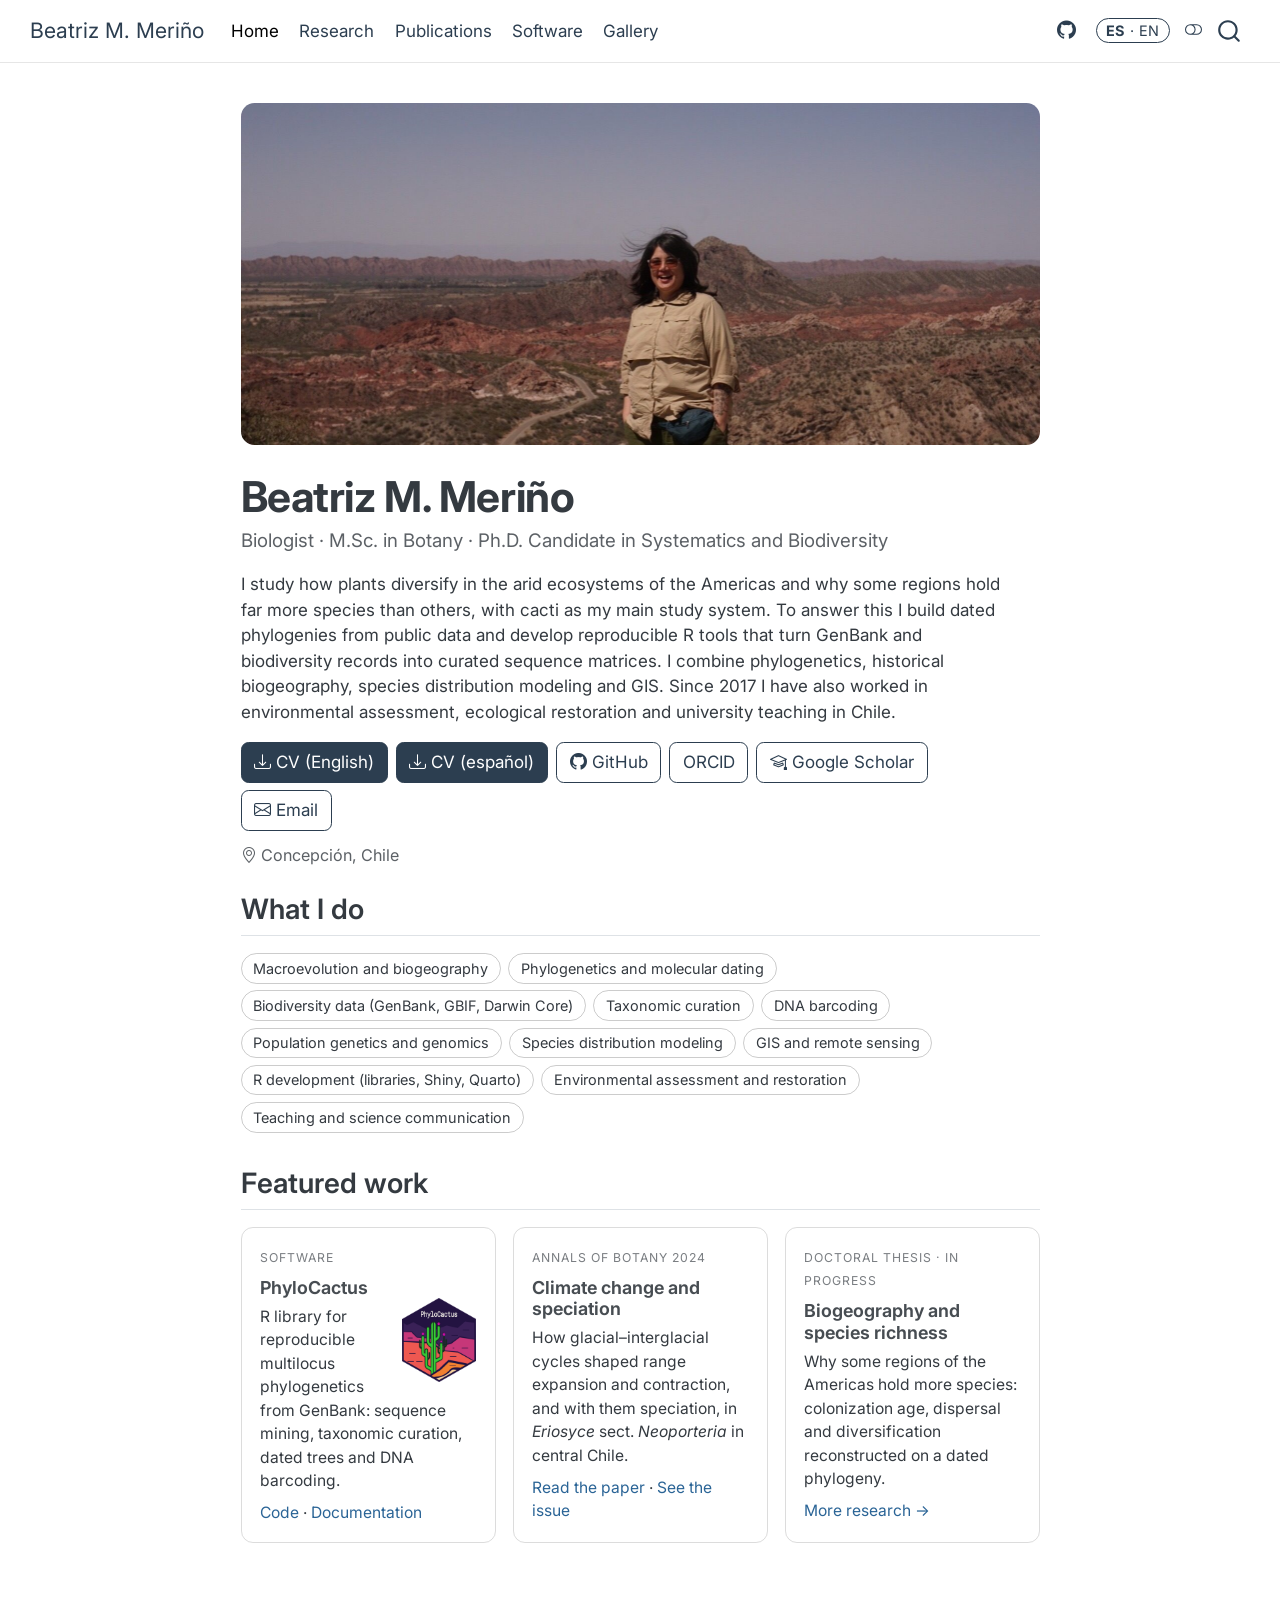
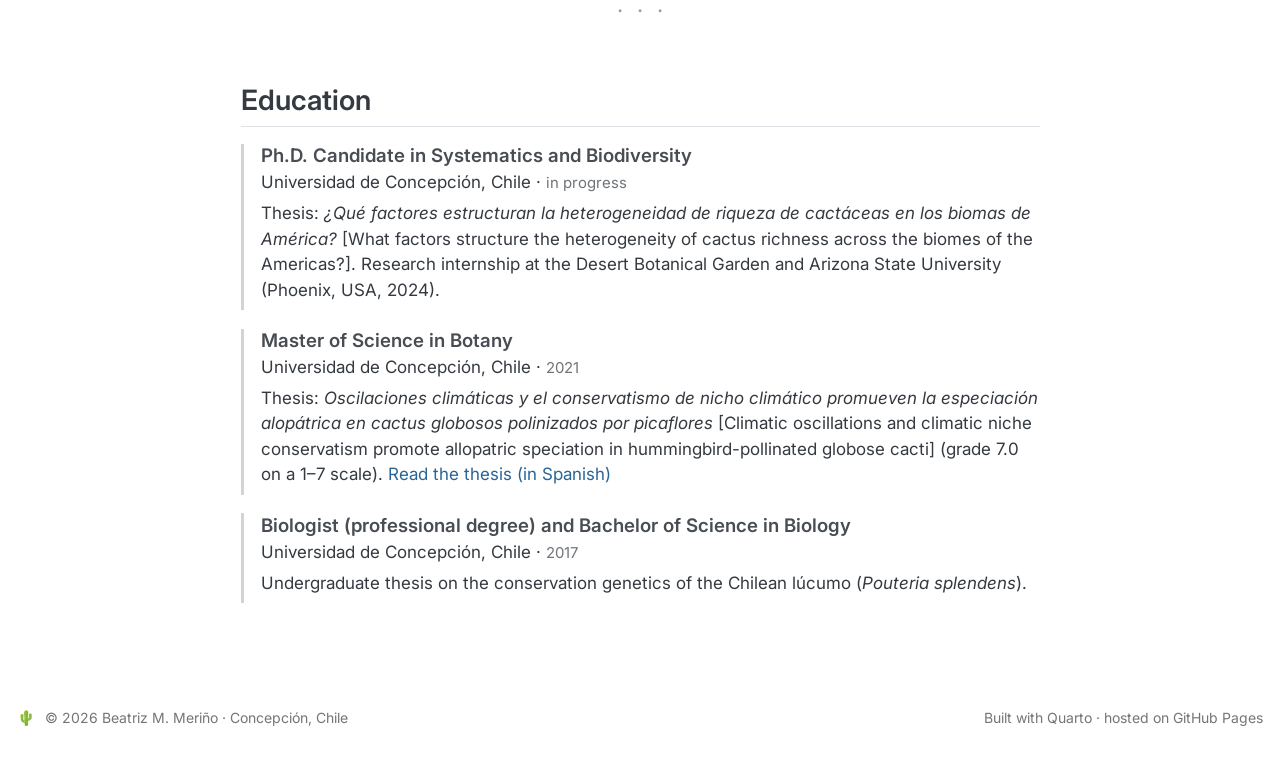
<file: en/index.html>
<!DOCTYPE html>
<html xmlns="http://www.w3.org/1999/xhtml" lang="en-US" xml:lang="en-US"><head>

<meta charset="utf-8">
<meta name="generator" content="quarto-1.11.9">

<meta name="viewport" content="width=device-width, initial-scale=1.0, user-scalable=yes">

<meta name="description" content="Biologist, M.Sc. in Botany and Ph.D.&nbsp;candidate in Systematics and Biodiversity (Universidad de Concepción, Chile). Plant phylogenetics, species distribution modeling, GIS and biodiversity data analysis.">

<title>Beatriz M. Meriño · Plant systematics and biodiversity data – Beatriz M. Meriño</title>
<style>
/* Default styles provided by pandoc.
** See https://pandoc.org/MANUAL.html#variables-for-html for config info.
*/
span.smallcaps{font-variant: small-caps;}
div.columns{display: flex; gap: 1.5em;}
div.column{flex: auto;}
@media screen {
div.columns{gap: min(4vw, 1.5em);}
div.column{overflow-x: auto;}
}
div.hanging-indent{margin-left: 1.5em; text-indent: -1.5em;}
ul.task-list{list-style: none;}
ul.task-list li input[type="checkbox"] {
  width: 0.8em;
  margin: 0 0.8em 0.2em -1em; /* quarto-specific, see https://github.com/quarto-dev/quarto-cli/issues/4556 */ 
  vertical-align: middle;
}
</style>


<script src="../site_libs/quarto-nav/quarto-nav.js"></script>
<script src="../site_libs/quarto-nav/headroom.min.js"></script>
<script src="../site_libs/clipboard/clipboard.min.js"></script>
<script src="../site_libs/quarto-search/autocomplete.umd.js"></script>
<script src="../site_libs/quarto-search/fuse.min.js"></script>
<script src="../site_libs/quarto-search/quarto-search.js"></script>
<meta name="quarto:offset" content="../">
<link href="../assets/img/favicon.svg" rel="icon" type="image/svg+xml">
<script src="../site_libs/quarto-html/quarto.js" type="module"></script>
<script src="../site_libs/quarto-html/tabsets/tabsets.js" type="module"></script>
<script src="../site_libs/quarto-html/scrollable-regions/scrollable-regions.js" type="module"></script>
<script src="../site_libs/quarto-html/popper.min.js"></script>
<script src="../site_libs/quarto-html/tippy.umd.min.js"></script>
<script src="../site_libs/quarto-html/anchor.min.js"></script>
<link href="../site_libs/quarto-html/tippy.css" rel="stylesheet">
<link href="../site_libs/quarto-html/quarto-syntax-highlighting-1562915e16a7bb36b6a85835f6e478fd.css" rel="stylesheet" class="quarto-color-scheme" id="quarto-text-highlighting-styles">
<link href="../site_libs/quarto-html/quarto-syntax-highlighting-dark-3fa94827e3dc895fff3ce93c1207c1b4.css" rel="stylesheet" class="quarto-color-scheme quarto-color-alternate" id="quarto-text-highlighting-styles">
<link href="../site_libs/quarto-html/quarto-syntax-highlighting-1562915e16a7bb36b6a85835f6e478fd.css" rel="stylesheet" class="quarto-color-scheme-extra" id="quarto-text-highlighting-styles">
<script src="../site_libs/bootstrap/bootstrap.min.js"></script>
<link href="../site_libs/bootstrap/bootstrap-icons.css" rel="stylesheet">
<link href="../site_libs/bootstrap/bootstrap-6e8d50689a359965cfccb2ff989ddf82.min.css" rel="stylesheet" append-hash="true" class="quarto-color-scheme" id="quarto-bootstrap" data-mode="light">
<link href="../site_libs/bootstrap/bootstrap-dark-5677b13f6c5fc529923658b77eb05032.min.css" rel="stylesheet" append-hash="true" class="quarto-color-scheme quarto-color-alternate" id="quarto-bootstrap" data-mode="dark">
<link href="../site_libs/bootstrap/bootstrap-6e8d50689a359965cfccb2ff989ddf82.min.css" rel="stylesheet" append-hash="true" class="quarto-color-scheme-extra" id="quarto-bootstrap" data-mode="light">
<script id="quarto-search-options" type="application/json">{
  "location": "navbar",
  "copy-button": false,
  "collapse-after": 3,
  "panel-placement": "end",
  "type": "overlay",
  "limit": 50,
  "keyboard-shortcut": [
    "f",
    "/",
    "s"
  ],
  "show-item-context": false,
  "language": {
    "search-no-results-text": "No results",
    "search-matching-documents-text": "matching documents",
    "search-copy-link-title": "Copy link to search",
    "search-hide-matches-text": "Hide additional matches",
    "search-more-match-text": "more match in this document",
    "search-more-matches-text": "more matches in this document",
    "search-clear-button-title": "Clear",
    "search-text-placeholder": "",
    "search-detached-cancel-button-title": "Cancel",
    "search-submit-button-title": "Submit",
    "search-label": "Search"
  }
}</script>
<style>html{ scroll-behavior: smooth; }</style>


<meta property="og:title" content="Beatriz M. Meriño · Plant systematics and biodiversity data">
<meta property="og:description" content="Biologist, M.Sc. in Botany and Ph.D.&nbsp;candidate in Systematics and Biodiversity (Universidad de Concepción, Chile). Plant phylogenetics, species distribution modeling, GIS and biodiversity data analysis.">
<meta property="og:image" content="https://beeamerino.github.io/assets/img/profile.jpg">
<meta property="og:site_name" content="Beatriz M. Meriño">
<meta property="og:image:alt" content="Beatriz M. Meriño in the field, in front of an arid landscape">
<meta property="og:image:height" content="900">
<meta property="og:image:width" content="1600">
<meta name="twitter:title" content="Beatriz M. Meriño · Plant systematics and biodiversity data">
<meta name="twitter:description" content="Biologist, M.Sc. in Botany and Ph.D.&nbsp;candidate in Systematics and Biodiversity (Universidad de Concepción, Chile). Plant phylogenetics, species distribution modeling, GIS and biodiversity data analysis.">
<meta name="twitter:image" content="https://beeamerino.github.io/assets/img/profile.jpg">
<meta name="twitter:image:alt" content="Beatriz M. Meriño in the field, in front of an arid landscape">
<meta name="twitter:card" content="summary_large_image">
</head>

<body class="nav-fixed fullcontent quarto-light"><a id="quarto-skip-link" class="visually-hidden-focusable" href="#quarto-document-content">Skip to main content</a><script id="quarto-html-before-body" type="application/javascript">
    const toggleBodyColorMode = (bsSheetEl) => {
      const mode = bsSheetEl.getAttribute("data-mode");
      const bodyEl = window.document.querySelector("body");
      if (mode === "dark") {
        bodyEl.classList.add("quarto-dark");
        bodyEl.classList.remove("quarto-light");
      } else {
        bodyEl.classList.add("quarto-light");
        bodyEl.classList.remove("quarto-dark");
      }
    }
    const toggleBodyColorPrimary = () => {
      const bsSheetEl = window.document.querySelector("link#quarto-bootstrap:not([rel=disabled-stylesheet])");
      if (bsSheetEl) {
        toggleBodyColorMode(bsSheetEl);
      }
    }
    const setColorSchemeToggle = (alternate) => {
      const toggles = window.document.querySelectorAll('.quarto-color-scheme-toggle');
      for (let i=0; i < toggles.length; i++) {
        const toggle = toggles[i];
        if (toggle) {
          toggle.setAttribute("aria-checked", alternate ? "true" : "false");
          if (alternate) {
            toggle.classList.add("alternate");
          } else {
            toggle.classList.remove("alternate");
          }
        }
      }
    };
    const toggleColorMode = (alternate) => {
      // Switch the stylesheets
      const primaryStylesheets = window.document.querySelectorAll('link.quarto-color-scheme:not(.quarto-color-alternate)');
      const alternateStylesheets = window.document.querySelectorAll('link.quarto-color-scheme.quarto-color-alternate');
      manageTransitions('#quarto-margin-sidebar .nav-link', false);
      if (alternate) {
        // note: dark is layered on light, we don't disable primary!
        enableStylesheet(alternateStylesheets);
        for (const sheetNode of alternateStylesheets) {
          if (sheetNode.id === "quarto-bootstrap") {
            toggleBodyColorMode(sheetNode);
          }
        }
      } else {
        disableStylesheet(alternateStylesheets);
        enableStylesheet(primaryStylesheets)
        toggleBodyColorPrimary();
      }
      manageTransitions('#quarto-margin-sidebar .nav-link', true);
      // Switch the toggles
      setColorSchemeToggle(alternate)
    }
    // Hack to workaround the fact that safari doesn't
    // properly recolor the scrollbar when toggling (#1455).
    // Not run on load: stylesheets are set before first paint there, and
    // scrolling would undo the scroll to a URL fragment (#14973).
    // The one pixel nudge keeps the reader where they were.
    const refreshSafariScrollbar = () => {
      if (navigator.userAgent.indexOf('Safari') > 0 && navigator.userAgent.indexOf('Chrome') == -1) {
        manageTransitions("body", false);
        const scrollY = window.scrollY;
        window.scrollTo(0, scrollY > 0 ? scrollY - 1 : 1);
        setTimeout(() => {
          window.scrollTo(0, scrollY);
          manageTransitions("body", true);
        }, 40);
      }
    }
    const disableStylesheet = (stylesheets) => {
      for (let i=0; i < stylesheets.length; i++) {
        const stylesheet = stylesheets[i];
        stylesheet.rel = 'disabled-stylesheet';
      }
    }
    const enableStylesheet = (stylesheets) => {
      for (let i=0; i < stylesheets.length; i++) {
        const stylesheet = stylesheets[i];
        if(stylesheet.rel !== 'stylesheet') { // for Chrome, which will still FOUC without this check
          stylesheet.rel = 'stylesheet';
        }
      }
    }
    const manageTransitions = (selector, allowTransitions) => {
      const els = window.document.querySelectorAll(selector);
      for (let i=0; i < els.length; i++) {
        const el = els[i];
        if (allowTransitions) {
          el.classList.remove('notransition');
        } else {
          el.classList.add('notransition');
        }
      }
    }
    const isFileUrl = () => {
      return window.location.protocol === 'file:';
    }
    const hasAlternateSentinel = () => {
      let styleSentinel = getColorSchemeSentinel();
      if (styleSentinel !== null) {
        return styleSentinel === "alternate";
      } else {
        return false;
      }
    }
    const setStyleSentinel = (alternate) => {
      const value = alternate ? "alternate" : "default";
      if (!isFileUrl()) {
        window.localStorage.setItem("quarto-color-scheme", value);
      } else {
        localAlternateSentinel = value;
      }
    }
    const getColorSchemeSentinel = () => {
      if (!isFileUrl()) {
        const storageValue = window.localStorage.getItem("quarto-color-scheme");
        return storageValue != null ? storageValue : localAlternateSentinel;
      } else {
        return localAlternateSentinel;
      }
    }
    const toggleGiscusIfUsed = (isAlternate, darkModeDefault) => {
      const baseTheme = document.querySelector('#giscus-base-theme')?.value ?? 'light';
      const alternateTheme = document.querySelector('#giscus-alt-theme')?.value ?? 'dark';
      let newTheme = '';
      if(authorPrefersDark) {
        newTheme = isAlternate ? baseTheme : alternateTheme;
      } else {
        newTheme = isAlternate ? alternateTheme : baseTheme;
      }
      const changeGiscusTheme = () => {
        // From: https://github.com/giscus/giscus/issues/336
        const sendMessage = (message) => {
          const iframe = document.querySelector('iframe.giscus-frame');
          if (!iframe) return;
          iframe.contentWindow.postMessage({ giscus: message }, 'https://giscus.app');
        }
        sendMessage({
          setConfig: {
            theme: newTheme
          }
        });
      }
      const isGiscussLoaded = window.document.querySelector('iframe.giscus-frame') !== null;
      if (isGiscussLoaded) {
        changeGiscusTheme();
      }
    };
    const authorPrefersDark = false;
    const queryPrefersDark = window.matchMedia('(prefers-color-scheme: dark)');
    const darkModeDefault = queryPrefersDark.matches;
      document.querySelector('link#quarto-text-highlighting-styles.quarto-color-scheme-extra').rel = 'disabled-stylesheet';
      document.querySelector('link#quarto-bootstrap.quarto-color-scheme-extra').rel = 'disabled-stylesheet';
    let localAlternateSentinel = darkModeDefault ? 'alternate' : 'default';
    // Dark / light mode switch
    window.quartoToggleColorScheme = () => {
      // Read the current dark / light value
      let toAlternate = !hasAlternateSentinel();
      toggleColorMode(toAlternate);
      refreshSafariScrollbar();
      setStyleSentinel(toAlternate);
      toggleGiscusIfUsed(toAlternate, darkModeDefault);
      window.dispatchEvent(new Event('resize'));
    };
    queryPrefersDark.addEventListener("change", e => {
      if(window.localStorage.getItem("quarto-color-scheme") !== null)
        return;
      const alternate = e.matches
      toggleColorMode(alternate);
      refreshSafariScrollbar();
      localAlternateSentinel = e.matches ? 'alternate' : 'default'; // this is used alongside local storage!
      toggleGiscusIfUsed(alternate, darkModeDefault);
    });
    // Switch to dark mode if need be
    if (hasAlternateSentinel()) {
      toggleColorMode(true);
    } else {
      toggleColorMode(false);
    }
  </script>

<div id="quarto-search-results"></div>
  <header id="quarto-header" class="headroom fixed-top">
    <nav class="navbar navbar-expand-lg " data-bs-theme="dark" aria-label="Site">
      <div class="navbar-container container-fluid">
      <div class="navbar-brand-container mx-auto">
    <a class="navbar-brand" href="../index.html">
    <span class="navbar-title">Beatriz M. Meriño</span>
    </a>
  </div>
          <button class="navbar-toggler" type="button" data-bs-toggle="collapse" data-bs-target="#navbarCollapse" aria-controls="navbarCollapse" aria-expanded="false" aria-label="Toggle navigation" onclick="if (window.quartoToggleHeadroom) { window.quartoToggleHeadroom(); }">
  <span class="navbar-toggler-icon"></span>
</button>
          <div class="collapse navbar-collapse" id="navbarCollapse">
            <ul class="navbar-nav navbar-nav-scroll me-auto">
  <li class="nav-item">
    <a class="nav-link active" href="../en/index.html" aria-current="page"> 
<span class="menu-text">Home</span></a>
  </li>  
  <li class="nav-item">
    <a class="nav-link" href="../en/research.html"> 
<span class="menu-text">Research</span></a>
  </li>  
  <li class="nav-item">
    <a class="nav-link" href="../en/publications.html"> 
<span class="menu-text">Publications</span></a>
  </li>  
  <li class="nav-item">
    <a class="nav-link" href="../en/software.html"> 
<span class="menu-text">Software</span></a>
  </li>  
  <li class="nav-item">
    <a class="nav-link" href="../en/gallery.html"> 
<span class="menu-text">Gallery</span></a>
  </li>  
</ul>
            <ul class="navbar-nav navbar-nav-scroll ms-auto">
  <li class="nav-item compact">
    <a class="nav-link" href="https://github.com/beeamerino"> <i class="bi bi-github" role="img" aria-label="GitHub">
</i> 
<span class="menu-text"></span></a>
  </li>  
  <li class="nav-item">
    <a class="nav-link" href="../index.html"> 
<span class="menu-text"><b>ES</b> · EN</span></a>
  </li>  
</ul>
          </div> <!-- /navcollapse -->
            <div class="quarto-navbar-tools">
  <button type="button" role="switch" aria-checked="false" class="quarto-color-scheme-toggle quarto-navigation-tool  px-1" onclick="window.quartoToggleColorScheme(); return false;" title="Toggle dark mode" aria-label="Toggle dark mode"><i class="bi"></i></button>
</div>
            <div id="quarto-search" class="" title="Search"></div>
      </div> <!-- /container-fluid -->
    </nav>
</header>
<!-- content -->
<div id="quarto-content" class="quarto-container page-columns page-rows-contents page-layout-article page-navbar">
<!-- sidebar -->
<!-- margin-sidebar -->
    
<!-- main -->
<main class="content" id="quarto-document-content" tabindex="-1"><header id="title-block-header" class="quarto-title-block"></header>





<figure class="hero-banner figure"><img src="../assets/img/profile.jpg" alt="Beatriz M. Meriño in the field, in front of an arid landscape" onerror="this.parentElement.remove(); document.getElementById('hero-ascii').hidden = false;" class="figure-img"></figure>
<div class="hero">
  <div class="hero-text">
    <p class="hero-name" role="heading" aria-level="1">Beatriz M. Meriño</p>
    <p class="hero-tagline">Biologist · M.Sc. in Botany · Ph.D. Candidate in Systematics and Biodiversity</p>
<p>I study how plants diversify in the arid ecosystems of the Americas and why some regions hold far more species than others, with cacti as my main study system. To answer this I build dated phylogenies from public data and develop reproducible R tools that turn GenBank and biodiversity records into curated sequence matrices. I combine phylogenetics, historical biogeography, species distribution modeling and GIS. Since 2017 I have also worked in environmental assessment, ecological restoration and university teaching in Chile.</p>
<div class="btn-row">
<p><a href="../assets/cv/CV_Beatriz_Merino_EN.pdf" class="btn btn-primary"><i class="bi bi-download"></i> CV (English)</a> <a href="../assets/cv/CV_Beatriz_Merino_ES.pdf" class="btn btn-primary"><i class="bi bi-download"></i> CV (español)</a> <a href="https://github.com/beeamerino" class="btn btn-outline-primary"><i class="bi bi-github"></i> GitHub</a> <a href="https://orcid.org/0000-0002-9518-2331" class="btn btn-outline-primary">ORCID</a> <a href="https://scholar.google.cl/citations?user=RLAXrAcAAAAJ" class="btn btn-outline-primary"><i class="bi bi-mortarboard"></i> Google Scholar</a> <a href="mailto:beeatriz.merino@gmail.com" class="btn btn-outline-primary"><i class="bi bi-envelope"></i> Email</a></p>
</div>
    <p class="hero-location"><i class="bi bi-geo-alt"></i> Concepción, Chile</p>
  </div>
  <div class="hero-side">
<pre class="ascii" id="hero-ascii" aria-hidden="true" hidden="">          .--.
          |  |
    .--.  |  |
    |  |  |  |  .--.
    |  |  |  |  |  |
    |  '--'  |  |  |
    '-----.  '--'  |
          |  .-----'
          |  |
          |  |
   ~~~~~~~|  |~~~~~~~
</pre>
  </div>
</div>
<section id="what-i-do" class="level2">
<h2 class="anchored" data-anchor-id="what-i-do">What I do</h2>
<div class="tags">
<p><span class="tag">Macroevolution and biogeography</span> <span class="tag">Phylogenetics and molecular dating</span> <span class="tag">Biodiversity data (GenBank, GBIF, Darwin Core)</span> <span class="tag">Taxonomic curation</span> <span class="tag">DNA barcoding</span> <span class="tag">Population genetics and genomics</span> <span class="tag">Species distribution modeling</span> <span class="tag">GIS and remote sensing</span> <span class="tag">R development (libraries, Shiny, Quarto)</span> <span class="tag">Environmental assessment and restoration</span> <span class="tag">Teaching and science communication</span></p>
</div>
</section>
<section id="featured-work" class="level2">
<h2 class="anchored" data-anchor-id="featured-work">Featured work</h2>
<div class="card-grid">
<div class="pcard">
<p><span class="kicker">Software</span></p>
<section id="phylocactus" class="level4">
<h4 class="anchored" data-anchor-id="phylocactus">PhyloCactus</h4>
<p><img src="../assets/img/phylocactus-logo.png" class="card-logo img-fluid" alt="PhyloCactus logo"></p>
<p>R library for reproducible multilocus phylogenetics from GenBank: sequence mining, taxonomic curation, dated trees and DNA barcoding.</p>
<p><a href="https://github.com/beeamerino/PhyloCactus">Code</a> · <a href="https://beeamerino.github.io/PhyloCactus/">Documentation</a></p>
</section>
</div>
<div class="pcard">
<p><span class="kicker">Annals of Botany 2024</span></p>
<section id="climate-change-and-speciation" class="level4">
<h4 class="anchored" data-anchor-id="climate-change-and-speciation">Climate change and speciation</h4>
<p>How glacial–interglacial cycles shaped range expansion and contraction, and with them speciation, in <em>Eriosyce</em> sect. <em>Neoporteria</em> in central Chile.</p>
<p><a href="https://doi.org/10.1093/aob/mcae087">Read the paper</a> · <a href="https://academic.oup.com/aob/issue/134/4">See the issue</a></p>
</section>
</div>
<div class="pcard">
<p><span class="kicker">Doctoral thesis · in progress</span></p>
<section id="biogeography-and-species-richness" class="level4">
<h4 class="anchored" data-anchor-id="biogeography-and-species-richness">Biogeography and species richness</h4>
<p>Why some regions of the Americas hold more species: colonization age, dispersal and diversification reconstructed on a dated phylogeny.</p>
<p><a href="../en/research.html">More research →</a></p>
</section>
</div>
</div>
<div class="divider" aria-hidden="true">
<p>· · ·</p>
</div>
</section>
<section id="education" class="level2">
<h2 class="anchored" data-anchor-id="education">Education</h2>
<section id="ph.d.-candidate-in-systematics-and-biodiversity" class="level3 timeline-item">
<h3 class="anchored" data-anchor-id="ph.d.-candidate-in-systematics-and-biodiversity">Ph.D.&nbsp;Candidate in Systematics and Biodiversity</h3>
<p>Universidad de Concepción, Chile · <span class="when">in progress</span></p>
<p>Thesis: <em>¿Qué factores estructuran la heterogeneidad de riqueza de cactáceas en los biomas de América?</em> [What factors structure the heterogeneity of cactus richness across the biomes of the Americas?]. Research internship at the Desert Botanical Garden and Arizona State University (Phoenix, USA, 2024).</p>
</section>
<section id="master-of-science-in-botany" class="level3 timeline-item">
<h3 class="anchored" data-anchor-id="master-of-science-in-botany">Master of Science in Botany</h3>
<p>Universidad de Concepción, Chile · <span class="when">2021</span></p>
<p>Thesis: <em>Oscilaciones climáticas y el conservatismo de nicho climático promueven la especiación alopátrica en cactus globosos polinizados por picaflores</em> [Climatic oscillations and climatic niche conservatism promote allopatric speciation in hummingbird-pollinated globose cacti] (grade 7.0 on a 1–7 scale). <a href="https://repositorio.udec.cl/items/ba752332-f741-4092-bef8-04610ea96fcd">Read the thesis (in Spanish)</a></p>
</section>
<section id="biologist-professional-degree-and-bachelor-of-science-in-biology" class="level3 timeline-item">
<h3 class="anchored" data-anchor-id="biologist-professional-degree-and-bachelor-of-science-in-biology">Biologist (professional degree) and Bachelor of Science in Biology</h3>
<p>Universidad de Concepción, Chile · <span class="when">2017</span></p>
<p>Undergraduate thesis on the conservation genetics of the Chilean lúcumo (<em>Pouteria splendens</em>).</p>
</section>


</section>

<a onclick="window.scrollTo(0, 0); return false;" role="button" id="quarto-back-to-top"><i class="bi bi-arrow-up"></i> Back to top</a></main> <!-- /main -->
<script>
/* ES/EN switch: points the navbar language link to the same page in the other language.
   Spanish pages live at the root (/research.html), English ones under /en/ (/en/research.html). */
(function () {
  var link = Array.prototype.find.call(document.querySelectorAll("a.nav-link"), function (a) {
    return /^\s*ES\s*·\s*EN\s*$/.test(a.textContent);
  });
  if (!link) return;
  link.setAttribute("aria-label", /\/en\//.test(window.location.pathname) ? "Leer en español" : "Read in English");
  link.classList.add("lang-toggle");
  var path = window.location.pathname;
  var file = path.split("/").pop() || "index.html";
  if (file === "404.html" || !/\.html$/.test(file)) file = "index.html";
  var inEnglish = /\/en\/[^\/]*$/.test(path);
  link.setAttribute("href", inEnglish ? "/" + file : "/en/" + file);
  link.setAttribute("hreflang", inEnglish ? "es" : "en");
})();
</script>
<script id="quarto-html-after-body" type="application/javascript">
  window.document.addEventListener("DOMContentLoaded", function (event) {
    // Ensure there is a toggle, if there isn't float one in the top right
    if (window.document.querySelector('.quarto-color-scheme-toggle') === null) {
      const toggle = window.document.createElement('button');
      toggle.type = "button";
      toggle.setAttribute("role", "switch");
      toggle.setAttribute("aria-checked", "false");
      toggle.classList.add('top-right');
      toggle.classList.add('quarto-color-scheme-toggle');
      toggle.setAttribute("aria-label", "Toggle dark mode");
      toggle.onclick = function() { try { window.quartoToggleColorScheme(); } catch {} return false; };
      const i = window.document.createElement("i");
      i.classList.add('bi');
      toggle.appendChild(i);
      // Put the toggle in a landmark of its own, so that landmark navigation
      // can reach it.
      //
      // The container is always a fresh direct child of body, and the toggle is
      // never moved into page furniture that the theme or the author controls.
      // The toggle is positioned against the page, so any ancestor that
      // establishes a containing block captures it: a positioned element or a
      // grid for position: absolute, and transform, filter, will-change or
      // contain for position: fixed. A direct child of body has none of these
      // to inherit, and the shift when one appears is silent and visual.
      //
      // ARIA says a document should have at most one banner, and axe reports a
      // duplicate whether or not the banners carry distinct labels. So use a
      // header when the page has no banner yet, and a named region otherwise.
      //
      // A header is a banner wherever it sits, unless it is inside sectioning
      // content, so this cannot just look at the children of body: a custom
      // page layout wraps the title block header in a plain div. An explicit
      // role="banner" always counts.
      const sectioning = 'article, aside, main, nav, section, [role="article"], [role="complementary"], [role="main"], [role="navigation"], [role="region"]';
      const hasBanner = Array.from(
        window.document.querySelectorAll('header:not([role]), [role="banner"]')
      ).some(function(el) {
        return el.hasAttribute("role") || el.closest(sectioning) === null;
      });
      const container = window.document.createElement(hasBanner ? "div" : "header");
      if (hasBanner) {
        container.setAttribute("role", "region");
        container.setAttribute("aria-label", "Toggle dark mode");
      }
      container.classList.add('quarto-color-scheme-toggle-container');
      container.appendChild(toggle);
      window.document.body.appendChild(container);
    }
    setColorSchemeToggle(hasAlternateSentinel())
    const icon = "";
    const anchorJS = new window.AnchorJS();
    anchorJS.options = {
      placement: 'right',
      icon: icon
    };
    anchorJS.add('.anchored');
    const isCodeAnnotation = (el) => {
      for (const clz of el.classList) {
        if (clz.startsWith('code-annotation-')) {                     
          return true;
        }
      }
      return false;
    }
    const onCopySuccess = function(e) {
      // button target
      const button = e.trigger;
      // don't keep focus
      button.blur();
      // flash "checked"
      button.classList.add('code-copy-button-checked');
      var currentTitle = button.getAttribute("title");
      button.setAttribute("title", "Copied!");
      let tooltip;
      if (window.bootstrap) {
        button.setAttribute("data-bs-toggle", "tooltip");
        button.setAttribute("data-bs-placement", "left");
        button.setAttribute("data-bs-title", "Copied!");
        tooltip = new bootstrap.Tooltip(button, 
          { trigger: "manual", 
            customClass: "code-copy-button-tooltip",
            offset: [0, -8]});
        tooltip.show();    
      }
      setTimeout(function() {
        if (tooltip) {
          tooltip.hide();
          button.removeAttribute("data-bs-title");
          button.removeAttribute("data-bs-toggle");
          button.removeAttribute("data-bs-placement");
        }
        button.setAttribute("title", currentTitle);
        button.classList.remove('code-copy-button-checked');
      }, 1000);
      // clear code selection
      e.clearSelection();
    }
    const getTextToCopy = function(trigger) {
      const outerScaffold = trigger.parentElement.cloneNode(true);
      const codeEl = outerScaffold.querySelector('code');
      for (const childEl of codeEl.children) {
        if (isCodeAnnotation(childEl)) {
          childEl.remove();
        }
      }
      return codeEl.innerText;
    }
    const clipboard = new window.ClipboardJS('.code-copy-button:not([data-in-quarto-modal])', {
      text: getTextToCopy
    });
    clipboard.on('success', onCopySuccess);
    if (window.document.getElementById('quarto-embedded-source-code-modal')) {
      const clipboardModal = new window.ClipboardJS('.code-copy-button[data-in-quarto-modal]', {
        text: getTextToCopy,
        container: window.document.getElementById('quarto-embedded-source-code-modal')
      });
      clipboardModal.on('success', onCopySuccess);
    }
      var localhostRegex = new RegExp(/^(?:http|https):\/\/localhost\:?[0-9]*\//);
      var mailtoRegex = new RegExp(/^mailto:/);
        var filterRegex = new RegExp("https:\/\/beeamerino\.github\.io");
      const newWindowLabel = "(opens in a new tab)";
      const newWindowNoteId = "quarto-ext-newwindow-label";
      // Links reference one hidden label through aria-describedby, so the
      // announcement never changes their accessible name.
      var describeNewWindow = (link) => {
        if (!window.document.getElementById(newWindowNoteId)) {
          var newWindowNote = window.document.createElement("span");
          newWindowNote.id = newWindowNoteId;
          newWindowNote.hidden = true;
          newWindowNote.textContent = newWindowLabel;
          window.document.body.appendChild(newWindowNote);
        }
        var describedBy = (link.getAttribute("aria-describedby") || "").split(/\s+/).filter(Boolean);
        if (!describedBy.includes(newWindowNoteId)) {
          describedBy.push(newWindowNoteId);
          link.setAttribute("aria-describedby", describedBy.join(" "));
        }
      }
      var isInternal = (href) => {
          return filterRegex.test(href) || localhostRegex.test(href) || mailtoRegex.test(href);
      }
      // Inspect non-navigation links and adorn them if external
      window.quartoDecorateExternalLinks = function (root) {
     var links = (root || window.document).querySelectorAll('a[href]:not(.nav-link):not(.navbar-brand):not(.toc-action):not(.sidebar-link):not(.sidebar-item-toggle):not(.pagination-link):not(.no-external):not([aria-hidden]):not(.dropdown-item):not(.quarto-navigation-tool):not(.about-link)');
      for (var i=0; i<links.length; i++) {
        const link = links[i];
        if (!isInternal(link.href)) {
          // undo the damage that might have been done by quarto-nav.js in the case of
          // links that we want to consider external
          if (link.dataset.originalHref !== undefined) {
            link.href = link.dataset.originalHref;
          }
            // target, if specified
            link.setAttribute("target", "_blank");
            if (link.getAttribute("rel") === null) {
              link.setAttribute("rel", "noopener");
            }
            describeNewWindow(link);
          if (!link.classList.contains('no-external-icon')) {
          }
        }
      }
      };
      window.quartoDecorateExternalLinks(window.document);
    // Esc closes the popup (WCAG 1.4.13) and focus leaving both trigger and
    // popup closes it (WCAG 2.4.11); tippy handles neither for interactive popups.
    const hideOnEscAndFocusOut = {
      name: 'hideOnEscAndFocusOut',
      defaultValue: true,
      fn(instance) {
        const dismiss = () => {
          // A show scheduled by the trigger delay would otherwise reopen it
          instance.clearDelayTimeouts();
          instance.hide();
        };
        const onKeyDown = (event) => {
          if (event.key !== 'Escape') {
            return;
          }
          // Keep Esc from also reaching page handlers (e.g. reveal.js overview),
          // except an open reveal.js slide menu, which Esc should close too.
          // The menu handles keys only when its keyboard option is on.
          const menuHandlesEsc = window.Reveal?.getPlugin?.('menu')?.isOpen() &&
            window.Reveal.getConfig().menu?.keyboard !== false;
          if (!menuHandlesEsc) {
            event.stopPropagation();
          }
          if (instance.popper.contains(window.document.activeElement)) {
            // Disabled while refocusing so the focus trigger does not reopen it
            instance.disable();
            instance.reference.focus();
            instance.enable();
          }
          dismiss();
        };
        const onFocusOut = (event) => {
          const target = event.relatedTarget;
          if (target && !instance.reference.contains(target) &&
              !instance.popper.contains(target)) {
            dismiss();
          }
        };
        // On the trigger too: a click trigger (code-annotations: select) has no
        // blur handling. Attached for the instance's lifetime so leaving the
        // trigger also cancels a show still pending on the trigger delay.
        instance.reference.addEventListener('focusout', onFocusOut);
        return {
          onShow() {
            window.document.addEventListener('keydown', onKeyDown, true);
            instance.popper.addEventListener('focusout', onFocusOut);
          },
          onHide() {
            window.document.removeEventListener('keydown', onKeyDown, true);
            instance.popper.removeEventListener('focusout', onFocusOut);
          },
          onDestroy() {
            instance.reference.removeEventListener('focusout', onFocusOut);
          },
        };
      },
    };
    function tippyHover(el, contentFn, onTriggerFn, onUntriggerFn) {
      const config = {
        allowHTML: true,
        maxWidth: 500,
        delay: 100,
        arrow: false,
        appendTo: function(el) {
            return el.parentElement;
        },
        interactive: true,
        interactiveBorder: 10,
        theme: 'quarto',
        placement: 'bottom-start',
        plugins: [hideOnEscAndFocusOut],
      };
      if (contentFn) {
        config.content = contentFn;
      }
      if (onTriggerFn) {
        config.onTrigger = onTriggerFn;
      }
      if (onUntriggerFn) {
        config.onUntrigger = onUntriggerFn;
      }
      window.tippy(el, config); 
    }
    const noterefs = window.document.querySelectorAll('a[role="doc-noteref"]');
    for (var i=0; i<noterefs.length; i++) {
      const ref = noterefs[i];
      tippyHover(ref, function() {
        // use id or data attribute instead here
        let href = ref.getAttribute('data-footnote-href') || ref.getAttribute('href');
        try { href = new URL(href).hash; } catch {}
        const id = href.replace(/^#\/?/, "");
        const note = window.document.getElementById(id);
        if (note) {
          return note.innerHTML;
        } else {
          return "";
        }
      });
    }
    const xrefs = window.document.querySelectorAll('a.quarto-xref');
    const processXRef = (id, note) => {
      // Strip column container classes
      const stripColumnClz = (el) => {
        el.classList.remove("page-full", "page-columns");
        if (el.children) {
          for (const child of el.children) {
            stripColumnClz(child);
          }
        }
      }
      stripColumnClz(note)
      if (id === null || id.startsWith('sec-')) {
        // Special case sections, only their first couple elements
        const container = document.createElement("div");
        if (note.children && note.children.length > 2) {
          container.appendChild(note.children[0].cloneNode(true));
          for (let i = 1; i < note.children.length; i++) {
            const child = note.children[i];
            if (child.tagName === "P" && child.innerText === "") {
              continue;
            } else {
              container.appendChild(child.cloneNode(true));
              break;
            }
          }
          if (window.Quarto?.typesetMath) {
            window.Quarto.typesetMath(container);
          }
          return container.innerHTML
        } else {
          if (window.Quarto?.typesetMath) {
            window.Quarto.typesetMath(note);
          }
          return note.innerHTML;
        }
      } else {
        // Remove any anchor links if they are present
        const anchorLink = note.querySelector('a.anchorjs-link');
        if (anchorLink) {
          anchorLink.remove();
        }
        if (window.Quarto?.typesetMath) {
          window.Quarto.typesetMath(note);
        }
        if (note.classList.contains("callout")) {
          return note.outerHTML;
        } else {
          return note.innerHTML;
        }
      }
    }
    for (var i=0; i<xrefs.length; i++) {
      const xref = xrefs[i];
      tippyHover(xref, undefined, function(instance) {
        instance.disable();
        let url = xref.getAttribute('href');
        let hash = undefined; 
        if (url.startsWith('#')) {
          hash = url;
        } else {
          try { hash = new URL(url).hash; } catch {}
        }
        if (hash) {
          const id = hash.replace(/^#\/?/, "");
          const note = window.document.getElementById(id);
          if (note !== null) {
            try {
              const html = processXRef(id, note.cloneNode(true));
              instance.setContent(html);
            } finally {
              instance.enable();
              instance.show();
            }
          } else {
            // See if we can fetch this
            fetch(url.split('#')[0])
            .then(res => res.text())
            .then(html => {
              const parser = new DOMParser();
              const htmlDoc = parser.parseFromString(html, "text/html");
              const note = htmlDoc.getElementById(id);
              if (note !== null) {
                const html = processXRef(id, note);
                instance.setContent(html);
              } 
            }).finally(() => {
              instance.enable();
              instance.show();
            });
          }
        } else {
          // See if we can fetch a full url (with no hash to target)
          // This is a special case and we should probably do some content thinning / targeting
          fetch(url)
          .then(res => res.text())
          .then(html => {
            const parser = new DOMParser();
            const htmlDoc = parser.parseFromString(html, "text/html");
            const note = htmlDoc.querySelector('main.content');
            if (note !== null) {
              // This should only happen for chapter cross references
              // (since there is no id in the URL)
              // remove the first header
              if (note.children.length > 0 && note.children[0].tagName === "HEADER") {
                note.children[0].remove();
              }
              const html = processXRef(null, note);
              instance.setContent(html);
            } 
          }).finally(() => {
            instance.enable();
            instance.show();
          });
        }
      }, function(instance) {
      });
    }
        let selectedAnnoteEl;
        const selectorForAnnotation = ( cell, annotation) => {
          let cellAttr = 'data-code-cell="' + cell + '"';
          let lineAttr = 'data-code-annotation="' +  annotation + '"';
          const selector = 'span[' + cellAttr + '][' + lineAttr + ']';
          return selector;
        }
        const selectCodeLines = (annoteEl) => {
          const doc = window.document;
          const targetCell = annoteEl.getAttribute("data-target-cell");
          const targetAnnotation = annoteEl.getAttribute("data-target-annotation");
          const annoteSpan = window.document.querySelector(selectorForAnnotation(targetCell, targetAnnotation));
          const lines = annoteSpan.getAttribute("data-code-lines").split(",");
          const lineIds = lines.map((line) => {
            return targetCell + "-" + line;
          })
          // Each band is positioned against its own containing block, which is
          // not the offsetParent of the lines, so place it from client rects.
          const placeBand = (band, firstEl, lastEl, codeBlock) => {
            const container = band.offsetParent;
            if (container === null) {
              return;
            }
            const containerRect = container.getBoundingClientRect();
            // Reveal.js scales slides with a transform, so convert client
            // pixels back to the CSS pixels of the container.
            const scale = containerRect.height / container.offsetHeight || 1;
            const firstRect = firstEl.getBoundingClientRect();
            const lastRect = lastEl.getBoundingClientRect();
            const top = (firstRect.top - containerRect.top) / scale - container.clientTop + container.scrollTop;
            const height = (lastRect.bottom - firstRect.top) / scale;
            band.style.top = top - 2 + "px";
            band.style.height = height + 4 + "px";
            if (codeBlock) {
              // Without the copy button wrapper, the containing block is wider
              // than the code block, so span the code block explicitly.
              const blockRect = codeBlock.getBoundingClientRect();
              band.style.left = (blockRect.left - containerRect.left) / scale - container.clientLeft + container.scrollLeft + "px";
              band.style.width = blockRect.width / scale + "px";
            }
          };
          if (lineIds.length > 0) {
            const el = window.document.getElementById(lineIds[0]);
            const lastEl = window.document.getElementById(lineIds[lineIds.length - 1]);
            const parent = el.parentElement.parentElement;
            // cook up a div (if necessary) and position it
            let div = window.document.getElementById("code-annotation-line-highlight");
            if (div === null) {
              div = window.document.createElement("div");
              div.setAttribute("id", "code-annotation-line-highlight");
              div.style.position = 'absolute';
              parent.appendChild(div);
            }
            placeBand(div, el, lastEl, parent.closest("div.sourceCode") || parent);
            let gutterDiv = window.document.getElementById("code-annotation-line-highlight-gutter");
            if (gutterDiv === null) {
              gutterDiv = window.document.createElement("div");
              gutterDiv.setAttribute("id", "code-annotation-line-highlight-gutter");
              gutterDiv.style.position = 'absolute';
              const codeCell = window.document.getElementById(targetCell);
              const gutter = codeCell.querySelector('.code-annotation-gutter');
              gutter.appendChild(gutterDiv);
            }
            placeBand(gutterDiv, el, lastEl);
            selectedAnnoteEl = annoteEl;
          }
        };
        const unselectCodeLines = () => {
          const elementsIds = ["code-annotation-line-highlight", "code-annotation-line-highlight-gutter"];
          elementsIds.forEach((elId) => {
            const div = window.document.getElementById(elId);
            if (div) {
              div.remove();
            }
          });
          selectedAnnoteEl = undefined;
        };
          // Handle positioning of the toggle
      window.addEventListener(
        "resize",
        throttle(() => {
          elRect = undefined;
          if (selectedAnnoteEl) {
            selectCodeLines(selectedAnnoteEl);
          }
        }, 10)
      );
      function throttle(fn, ms) {
      let throttle = false;
      let timer;
        return (...args) => {
          if(!throttle) { // first call gets through
              fn.apply(this, args);
              throttle = true;
          } else { // all the others get throttled
              if(timer) clearTimeout(timer); // cancel #2
              timer = setTimeout(() => {
                fn.apply(this, args);
                timer = throttle = false;
              }, ms);
          }
        };
      }
        // Attach click handler to the DT
        const annoteDls = window.document.querySelectorAll('dt[data-target-cell]');
        for (const annoteDlNode of annoteDls) {
          annoteDlNode.addEventListener('click', (event) => {
            const clickedEl = event.target;
            if (clickedEl !== selectedAnnoteEl) {
              unselectCodeLines();
              const activeEl = window.document.querySelector('dt[data-target-cell].code-annotation-active');
              if (activeEl) {
                activeEl.classList.remove('code-annotation-active');
              }
              selectCodeLines(clickedEl);
              clickedEl.classList.add('code-annotation-active');
            } else {
              // Unselect the line
              unselectCodeLines();
              clickedEl.classList.remove('code-annotation-active');
            }
          });
        }
    const findCites = (el) => {
      const parentEl = el.parentElement;
      if (parentEl) {
        const cites = parentEl.dataset.cites;
        if (cites) {
          return {
            el,
            cites: cites.split(' ')
          };
        } else {
          return findCites(el.parentElement)
        }
      } else {
        return undefined;
      }
    };
    var bibliorefs = window.document.querySelectorAll('a[role="doc-biblioref"]');
    for (var i=0; i<bibliorefs.length; i++) {
      const ref = bibliorefs[i];
      const citeInfo = findCites(ref);
      if (citeInfo) {
        tippyHover(citeInfo.el, function() {
          var popup = window.document.createElement('div');
          citeInfo.cites.forEach(function(cite) {
            var citeDiv = window.document.createElement('div');
            citeDiv.classList.add('hanging-indent');
            citeDiv.classList.add('csl-entry');
            var biblioDiv = window.document.getElementById('ref-' + cite);
            if (biblioDiv) {
              citeDiv.innerHTML = biblioDiv.innerHTML;
            }
            popup.appendChild(citeDiv);
          });
          return popup.innerHTML;
        });
      }
    }
  });
  </script>
  <script type="application/javascript">
  window.quartoScrollableRegionsLabels = {"code":"Scrollable code","output":"Scrollable output"};
  </script>
</div> <!-- /content -->
<footer class="footer">
  <div class="nav-footer">
    <div class="nav-footer-left">
<p><span class="cactus-emoji footer-cactus" aria-hidden="true">🌵</span> © 2026 Beatriz M. Meriño · Concepción, Chile</p>
</div>   
    <div class="nav-footer-center">
      &nbsp;
    </div>
    <div class="nav-footer-right">
<p>Built with <a href="https://quarto.org">Quarto</a> · hosted on GitHub Pages</p>
</div>
  </div>
</footer>




<script src="../site_libs/quarto-html/zenscroll-min.js"></script>
</body></html>
</file>
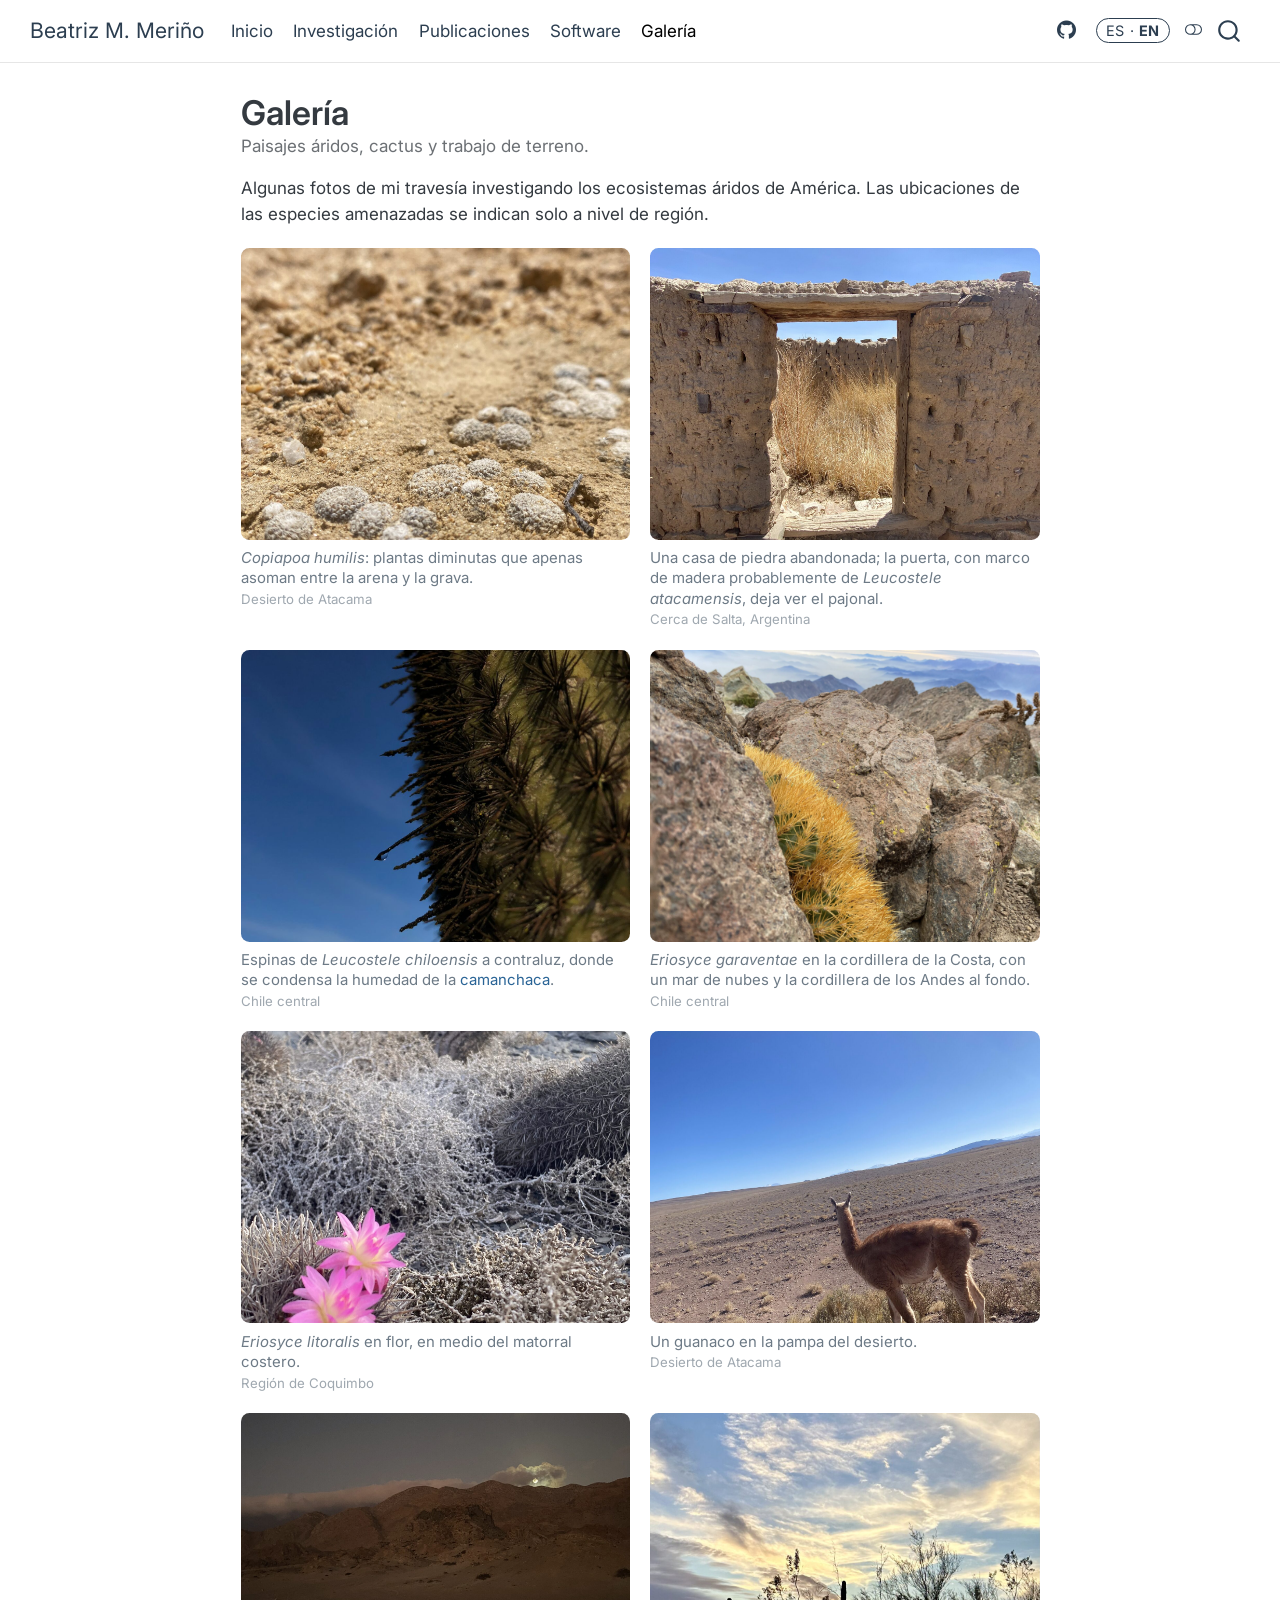
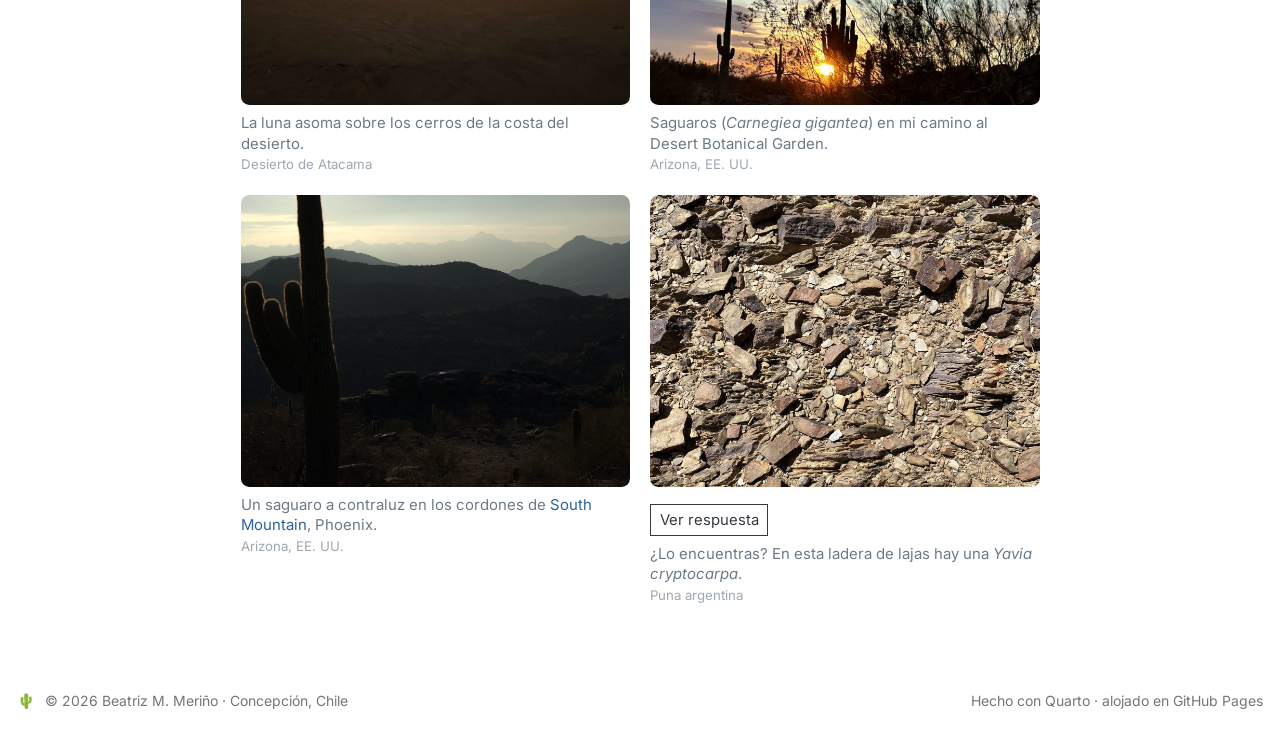
<file: gallery.html>
<!DOCTYPE html>
<html xmlns="http://www.w3.org/1999/xhtml" lang="es" xml:lang="es"><head>

<meta charset="utf-8">
<meta name="generator" content="quarto-1.11.9">

<meta name="viewport" content="width=device-width, initial-scale=1.0, user-scalable=yes">

<meta name="description" content="Paisajes áridos, cactus y trabajo de terreno.">

<title>Galería – Beatriz M. Meriño</title>
<style>
/* Default styles provided by pandoc.
** See https://pandoc.org/MANUAL.html#variables-for-html for config info.
*/
span.smallcaps{font-variant: small-caps;}
div.columns{display: flex; gap: 1.5em;}
div.column{flex: auto;}
@media screen {
div.columns{gap: min(4vw, 1.5em);}
div.column{overflow-x: auto;}
}
div.hanging-indent{margin-left: 1.5em; text-indent: -1.5em;}
ul.task-list{list-style: none;}
ul.task-list li input[type="checkbox"] {
  width: 0.8em;
  margin: 0 0.8em 0.2em -1em; /* quarto-specific, see https://github.com/quarto-dev/quarto-cli/issues/4556 */ 
  vertical-align: middle;
}
</style>


<script src="site_libs/quarto-nav/quarto-nav.js"></script>
<script src="site_libs/quarto-nav/headroom.min.js"></script>
<script src="site_libs/clipboard/clipboard.min.js"></script>
<script src="site_libs/quarto-search/autocomplete.umd.js"></script>
<script src="site_libs/quarto-search/fuse.min.js"></script>
<script src="site_libs/quarto-search/quarto-search.js"></script>
<meta name="quarto:offset" content="./">
<link href="./assets/img/favicon.svg" rel="icon" type="image/svg+xml">
<script src="site_libs/quarto-html/quarto.js" type="module"></script>
<script src="site_libs/quarto-html/tabsets/tabsets.js" type="module"></script>
<script src="site_libs/quarto-html/scrollable-regions/scrollable-regions.js" type="module"></script>
<script src="site_libs/quarto-html/popper.min.js"></script>
<script src="site_libs/quarto-html/tippy.umd.min.js"></script>
<script src="site_libs/quarto-html/anchor.min.js"></script>
<link href="site_libs/quarto-html/tippy.css" rel="stylesheet">
<link href="site_libs/quarto-html/quarto-syntax-highlighting-1562915e16a7bb36b6a85835f6e478fd.css" rel="stylesheet" class="quarto-color-scheme" id="quarto-text-highlighting-styles">
<link href="site_libs/quarto-html/quarto-syntax-highlighting-dark-3fa94827e3dc895fff3ce93c1207c1b4.css" rel="stylesheet" class="quarto-color-scheme quarto-color-alternate" id="quarto-text-highlighting-styles">
<link href="site_libs/quarto-html/quarto-syntax-highlighting-1562915e16a7bb36b6a85835f6e478fd.css" rel="stylesheet" class="quarto-color-scheme-extra" id="quarto-text-highlighting-styles">
<script src="site_libs/bootstrap/bootstrap.min.js"></script>
<link href="site_libs/bootstrap/bootstrap-icons.css" rel="stylesheet">
<link href="site_libs/bootstrap/bootstrap-6e8d50689a359965cfccb2ff989ddf82.min.css" rel="stylesheet" append-hash="true" class="quarto-color-scheme" id="quarto-bootstrap" data-mode="light">
<link href="site_libs/bootstrap/bootstrap-dark-5677b13f6c5fc529923658b77eb05032.min.css" rel="stylesheet" append-hash="true" class="quarto-color-scheme quarto-color-alternate" id="quarto-bootstrap" data-mode="dark">
<link href="site_libs/bootstrap/bootstrap-6e8d50689a359965cfccb2ff989ddf82.min.css" rel="stylesheet" append-hash="true" class="quarto-color-scheme-extra" id="quarto-bootstrap" data-mode="light">
<script id="quarto-search-options" type="application/json">{
  "location": "navbar",
  "copy-button": false,
  "collapse-after": 3,
  "panel-placement": "end",
  "type": "overlay",
  "limit": 50,
  "keyboard-shortcut": [
    "f",
    "/",
    "s"
  ],
  "show-item-context": false,
  "language": {
    "search-no-results-text": "No se han encontrado resultados",
    "search-matching-documents-text": "documentos encontrados",
    "search-copy-link-title": "Copiar el enlace en la búsqueda",
    "search-hide-matches-text": "Ocultar resultados adicionales",
    "search-more-match-text": "resultado adicional en este documento",
    "search-more-matches-text": "resultados adicionales en este documento",
    "search-clear-button-title": "Borrar",
    "search-text-placeholder": "",
    "search-detached-cancel-button-title": "Cancelar",
    "search-submit-button-title": "Enviar",
    "search-label": "Buscar"
  }
}</script>
<style>html{ scroll-behavior: smooth; }</style>


<meta property="og:title" content="Galería – Beatriz M. Meriño">
<meta property="og:description" content="Paisajes áridos, cactus y trabajo de terreno.">
<meta property="og:image" content="https://beeamerino.github.io/assets/gallery/copiapoa-humilis.jpg">
<meta property="og:site_name" content="Beatriz M. Meriño">
<meta property="og:image:alt" content="Grupo de cactus globosos diminutos y grisáceos, semienterrados en suelo arenoso.">
<meta property="og:image:height" content="2000">
<meta property="og:image:width" content="1500">
<meta name="twitter:title" content="Galería – Beatriz M. Meriño">
<meta name="twitter:description" content="Paisajes áridos, cactus y trabajo de terreno.">
<meta name="twitter:image" content="https://beeamerino.github.io/assets/gallery/copiapoa-humilis.jpg">
<meta name="twitter:image:alt" content="Grupo de cactus globosos diminutos y grisáceos, semienterrados en suelo arenoso.">
<meta name="twitter:card" content="summary_large_image">
</head>

<body class="nav-fixed fullcontent quarto-light"><a id="quarto-skip-link" class="visually-hidden-focusable" href="#quarto-document-content">Saltar al contenido principal</a><script id="quarto-html-before-body" type="application/javascript">
    const toggleBodyColorMode = (bsSheetEl) => {
      const mode = bsSheetEl.getAttribute("data-mode");
      const bodyEl = window.document.querySelector("body");
      if (mode === "dark") {
        bodyEl.classList.add("quarto-dark");
        bodyEl.classList.remove("quarto-light");
      } else {
        bodyEl.classList.add("quarto-light");
        bodyEl.classList.remove("quarto-dark");
      }
    }
    const toggleBodyColorPrimary = () => {
      const bsSheetEl = window.document.querySelector("link#quarto-bootstrap:not([rel=disabled-stylesheet])");
      if (bsSheetEl) {
        toggleBodyColorMode(bsSheetEl);
      }
    }
    const setColorSchemeToggle = (alternate) => {
      const toggles = window.document.querySelectorAll('.quarto-color-scheme-toggle');
      for (let i=0; i < toggles.length; i++) {
        const toggle = toggles[i];
        if (toggle) {
          toggle.setAttribute("aria-checked", alternate ? "true" : "false");
          if (alternate) {
            toggle.classList.add("alternate");
          } else {
            toggle.classList.remove("alternate");
          }
        }
      }
    };
    const toggleColorMode = (alternate) => {
      // Switch the stylesheets
      const primaryStylesheets = window.document.querySelectorAll('link.quarto-color-scheme:not(.quarto-color-alternate)');
      const alternateStylesheets = window.document.querySelectorAll('link.quarto-color-scheme.quarto-color-alternate');
      manageTransitions('#quarto-margin-sidebar .nav-link', false);
      if (alternate) {
        // note: dark is layered on light, we don't disable primary!
        enableStylesheet(alternateStylesheets);
        for (const sheetNode of alternateStylesheets) {
          if (sheetNode.id === "quarto-bootstrap") {
            toggleBodyColorMode(sheetNode);
          }
        }
      } else {
        disableStylesheet(alternateStylesheets);
        enableStylesheet(primaryStylesheets)
        toggleBodyColorPrimary();
      }
      manageTransitions('#quarto-margin-sidebar .nav-link', true);
      // Switch the toggles
      setColorSchemeToggle(alternate)
    }
    // Hack to workaround the fact that safari doesn't
    // properly recolor the scrollbar when toggling (#1455).
    // Not run on load: stylesheets are set before first paint there, and
    // scrolling would undo the scroll to a URL fragment (#14973).
    // The one pixel nudge keeps the reader where they were.
    const refreshSafariScrollbar = () => {
      if (navigator.userAgent.indexOf('Safari') > 0 && navigator.userAgent.indexOf('Chrome') == -1) {
        manageTransitions("body", false);
        const scrollY = window.scrollY;
        window.scrollTo(0, scrollY > 0 ? scrollY - 1 : 1);
        setTimeout(() => {
          window.scrollTo(0, scrollY);
          manageTransitions("body", true);
        }, 40);
      }
    }
    const disableStylesheet = (stylesheets) => {
      for (let i=0; i < stylesheets.length; i++) {
        const stylesheet = stylesheets[i];
        stylesheet.rel = 'disabled-stylesheet';
      }
    }
    const enableStylesheet = (stylesheets) => {
      for (let i=0; i < stylesheets.length; i++) {
        const stylesheet = stylesheets[i];
        if(stylesheet.rel !== 'stylesheet') { // for Chrome, which will still FOUC without this check
          stylesheet.rel = 'stylesheet';
        }
      }
    }
    const manageTransitions = (selector, allowTransitions) => {
      const els = window.document.querySelectorAll(selector);
      for (let i=0; i < els.length; i++) {
        const el = els[i];
        if (allowTransitions) {
          el.classList.remove('notransition');
        } else {
          el.classList.add('notransition');
        }
      }
    }
    const isFileUrl = () => {
      return window.location.protocol === 'file:';
    }
    const hasAlternateSentinel = () => {
      let styleSentinel = getColorSchemeSentinel();
      if (styleSentinel !== null) {
        return styleSentinel === "alternate";
      } else {
        return false;
      }
    }
    const setStyleSentinel = (alternate) => {
      const value = alternate ? "alternate" : "default";
      if (!isFileUrl()) {
        window.localStorage.setItem("quarto-color-scheme", value);
      } else {
        localAlternateSentinel = value;
      }
    }
    const getColorSchemeSentinel = () => {
      if (!isFileUrl()) {
        const storageValue = window.localStorage.getItem("quarto-color-scheme");
        return storageValue != null ? storageValue : localAlternateSentinel;
      } else {
        return localAlternateSentinel;
      }
    }
    const toggleGiscusIfUsed = (isAlternate, darkModeDefault) => {
      const baseTheme = document.querySelector('#giscus-base-theme')?.value ?? 'light';
      const alternateTheme = document.querySelector('#giscus-alt-theme')?.value ?? 'dark';
      let newTheme = '';
      if(authorPrefersDark) {
        newTheme = isAlternate ? baseTheme : alternateTheme;
      } else {
        newTheme = isAlternate ? alternateTheme : baseTheme;
      }
      const changeGiscusTheme = () => {
        // From: https://github.com/giscus/giscus/issues/336
        const sendMessage = (message) => {
          const iframe = document.querySelector('iframe.giscus-frame');
          if (!iframe) return;
          iframe.contentWindow.postMessage({ giscus: message }, 'https://giscus.app');
        }
        sendMessage({
          setConfig: {
            theme: newTheme
          }
        });
      }
      const isGiscussLoaded = window.document.querySelector('iframe.giscus-frame') !== null;
      if (isGiscussLoaded) {
        changeGiscusTheme();
      }
    };
    const authorPrefersDark = false;
    const queryPrefersDark = window.matchMedia('(prefers-color-scheme: dark)');
    const darkModeDefault = queryPrefersDark.matches;
      document.querySelector('link#quarto-text-highlighting-styles.quarto-color-scheme-extra').rel = 'disabled-stylesheet';
      document.querySelector('link#quarto-bootstrap.quarto-color-scheme-extra').rel = 'disabled-stylesheet';
    let localAlternateSentinel = darkModeDefault ? 'alternate' : 'default';
    // Dark / light mode switch
    window.quartoToggleColorScheme = () => {
      // Read the current dark / light value
      let toAlternate = !hasAlternateSentinel();
      toggleColorMode(toAlternate);
      refreshSafariScrollbar();
      setStyleSentinel(toAlternate);
      toggleGiscusIfUsed(toAlternate, darkModeDefault);
      window.dispatchEvent(new Event('resize'));
    };
    queryPrefersDark.addEventListener("change", e => {
      if(window.localStorage.getItem("quarto-color-scheme") !== null)
        return;
      const alternate = e.matches
      toggleColorMode(alternate);
      refreshSafariScrollbar();
      localAlternateSentinel = e.matches ? 'alternate' : 'default'; // this is used alongside local storage!
      toggleGiscusIfUsed(alternate, darkModeDefault);
    });
    // Switch to dark mode if need be
    if (hasAlternateSentinel()) {
      toggleColorMode(true);
    } else {
      toggleColorMode(false);
    }
  </script>

<div id="quarto-search-results"></div>
  <header id="quarto-header" class="headroom fixed-top">
    <nav class="navbar navbar-expand-lg " data-bs-theme="dark" aria-label="Sitio web">
      <div class="navbar-container container-fluid">
      <div class="navbar-brand-container mx-auto">
    <a class="navbar-brand" href="./index.html">
    <span class="navbar-title">Beatriz M. Meriño</span>
    </a>
  </div>
          <button class="navbar-toggler" type="button" data-bs-toggle="collapse" data-bs-target="#navbarCollapse" aria-controls="navbarCollapse" aria-expanded="false" aria-label="Navegación de palanca" onclick="if (window.quartoToggleHeadroom) { window.quartoToggleHeadroom(); }">
  <span class="navbar-toggler-icon"></span>
</button>
          <div class="collapse navbar-collapse" id="navbarCollapse">
            <ul class="navbar-nav navbar-nav-scroll me-auto">
  <li class="nav-item">
    <a class="nav-link" href="./index.html"> 
<span class="menu-text">Inicio</span></a>
  </li>  
  <li class="nav-item">
    <a class="nav-link" href="./research.html"> 
<span class="menu-text">Investigación</span></a>
  </li>  
  <li class="nav-item">
    <a class="nav-link" href="./publications.html"> 
<span class="menu-text">Publicaciones</span></a>
  </li>  
  <li class="nav-item">
    <a class="nav-link" href="./software.html"> 
<span class="menu-text">Software</span></a>
  </li>  
  <li class="nav-item">
    <a class="nav-link active" href="./gallery.html" aria-current="page"> 
<span class="menu-text">Galería</span></a>
  </li>  
</ul>
            <ul class="navbar-nav navbar-nav-scroll ms-auto">
  <li class="nav-item compact">
    <a class="nav-link" href="https://github.com/beeamerino"> <i class="bi bi-github" role="img" aria-label="GitHub">
</i> 
<span class="menu-text"></span></a>
  </li>  
  <li class="nav-item">
    <a class="nav-link" href="./en/index.html"> 
<span class="menu-text">ES · <b>EN</b></span></a>
  </li>  
</ul>
          </div> <!-- /navcollapse -->
            <div class="quarto-navbar-tools">
  <button type="button" role="switch" aria-checked="false" class="quarto-color-scheme-toggle quarto-navigation-tool  px-1" onclick="window.quartoToggleColorScheme(); return false;" title="Alternar modo oscuro" aria-label="Alternar modo oscuro"><i class="bi"></i></button>
</div>
            <div id="quarto-search" class="" title="Buscar"></div>
      </div> <!-- /container-fluid -->
    </nav>
</header>
<!-- content -->
<div id="quarto-content" class="quarto-container page-columns page-rows-contents page-layout-article page-navbar">
<!-- sidebar -->
<!-- margin-sidebar -->
    
<!-- main -->
<main class="content" id="quarto-document-content" tabindex="-1">


<header id="title-block-header" class="quarto-title-block default">
<div class="quarto-title">
<h1 class="title">Galería</h1>
</div>

<div>
  <div class="description">
    Paisajes áridos, cactus y trabajo de terreno.
  </div>
</div>


<div class="quarto-title-meta">

    
  
    
  </div>
  


</header>


<p>Algunas fotos de mi travesía investigando los ecosistemas áridos de América. Las ubicaciones de las especies amenazadas se indican solo a nivel de región.</p>
<!-- AUTO-GENERATED by scripts/build_gallery.py from data/gallery.csv. Do not edit. -->
<div class="gallery-grid">
<figure class="g-item figure"><a href="assets/gallery/copiapoa-humilis.jpg" class="lightbox" data-gallery="galeria" data-description="Copiapoa humilis: plantas diminutas que apenas asoman entre la arena y la grava."><img src="assets/gallery/copiapoa-humilis.jpg" alt="Grupo de cactus globosos diminutos y grisáceos, semienterrados en suelo arenoso." loading="lazy" class="figure-img"></a>
<figcaption><em>Copiapoa humilis</em>: plantas diminutas que apenas asoman entre la arena y la grava.<span class="g-meta">Desierto de Atacama</span></figcaption>
</figure>
<figure class="g-item figure"><a href="assets/gallery/casa-de-piedra.jpg" class="lightbox" data-gallery="galeria" data-description="Una casa de piedra abandonada; la puerta, con marco de madera probablemente de Leucostele atacamensis, deja ver el pajonal."><img src="assets/gallery/casa-de-piedra.jpg" alt="Muro de piedra y barro con una puerta rectangular, con un marco de madera de cactus, por la que se ve pasto seco bajo un cielo azul." loading="lazy" class="figure-img"></a>
<figcaption>Una casa de piedra abandonada; la puerta, con marco de madera probablemente de <em>Leucostele atacamensis</em>, deja ver el pajonal.<span class="g-meta">Cerca de Salta, Argentina</span></figcaption>
</figure>
<figure class="g-item figure"><a href="assets/gallery/leucostele-chiloensis-espinas.jpg" class="lightbox" data-gallery="galeria" data-description="Espinas de Leucostele chiloensis a contraluz, donde se condensa la humedad de la camanchaca."><img src="assets/gallery/leucostele-chiloensis-espinas.jpg" alt="Primer plano del tallo espinoso de un cactus columnar contra el cielo azul." loading="lazy" class="figure-img"></a>
<figcaption>Espinas de <em>Leucostele chiloensis</em> a contraluz, donde se condensa la humedad de la <a href="https://es.wikipedia.org/wiki/Camanchaca" target="_blank" rel="noopener">camanchaca</a>.<span class="g-meta">Chile central</span></figcaption>
</figure>
<figure class="g-item figure"><a href="assets/gallery/eriosyce-garaventae.jpg" class="lightbox" data-gallery="galeria" data-description="Eriosyce garaventae en la cordillera de la Costa, con un mar de nubes y la cordillera de los Andes al fondo."><img src="assets/gallery/eriosyce-garaventae.jpg" alt="Cactus de espinas doradas creciendo en una grieta entre rocas, con cerros y nubes bajas de fondo." loading="lazy" class="figure-img"></a>
<figcaption><em>Eriosyce garaventae</em> en la cordillera de la Costa, con un mar de nubes y la cordillera de los Andes al fondo.<span class="g-meta">Chile central</span></figcaption>
</figure>
<figure class="g-item figure"><a href="assets/gallery/eriosyce-litoralis.jpg" class="lightbox" data-gallery="galeria" data-description="Eriosyce litoralis en flor, en medio del matorral costero."><img src="assets/gallery/eriosyce-litoralis.jpg" alt="Cactus globoso con dos flores fucsia entre arbustos grisáceos, con la costa rocosa al fondo." loading="lazy" class="figure-img"></a>
<figcaption><em>Eriosyce litoralis</em> en flor, en medio del matorral costero.<span class="g-meta">Región de Coquimbo</span></figcaption>
</figure>
<figure class="g-item figure"><a href="assets/gallery/guanaco.jpg" class="lightbox" data-gallery="galeria" data-description="Un guanaco en la pampa del desierto."><img src="assets/gallery/guanaco.jpg" alt="Guanaco de pie en una planicie árida con matas de pasto, bajo un cielo despejado." loading="lazy" class="figure-img"></a>
<figcaption>Un guanaco en la pampa del desierto.<span class="g-meta">Desierto de Atacama</span></figcaption>
</figure>
<figure class="g-item figure"><a href="assets/gallery/luna-desierto.jpg" class="lightbox" data-gallery="galeria" data-description="La luna asoma sobre los cerros de la costa del desierto."><img src="assets/gallery/luna-desierto.jpg" alt="Paisaje nocturno de cerros desérticos con la luna entre nubes." loading="lazy" class="figure-img"></a>
<figcaption>La luna asoma sobre los cerros de la costa del desierto.<span class="g-meta">Desierto de Atacama</span></figcaption>
</figure>
<figure class="g-item figure"><a href="assets/gallery/saguaro-atardecer.jpg" class="lightbox" data-gallery="galeria" data-description="Saguaros (Carnegiea gigantea) en mi camino al Desert Botanical Garden."><img src="assets/gallery/saguaro-atardecer.jpg" alt="Siluetas de saguaros y arbustos frente a un atardecer con nubes." loading="lazy" class="figure-img"></a>
<figcaption>Saguaros (<em>Carnegiea gigantea</em>) en mi camino al Desert Botanical Garden.<span class="g-meta">Arizona, EE. UU.</span></figcaption>
</figure>
<figure class="g-item figure"><a href="assets/gallery/saguaro-contraluz.jpg" class="lightbox" data-gallery="galeria" data-description="Un saguaro a contraluz en los cordones de South Mountain, Phoenix."><img src="assets/gallery/saguaro-contraluz.jpg" alt="Silueta de un saguaro con brazos en primer plano y capas de montañas al fondo." loading="lazy" class="figure-img"></a>
<figcaption>Un saguaro a contraluz en los cordones de <a href="https://www.google.com/maps/search/?api=1&amp;query=South+Mountain+Park+and+Preserve%2C+Phoenix%2C+AZ" target="_blank" rel="noopener">South Mountain</a>, Phoenix.<span class="g-meta">Arizona, EE. UU.</span></figcaption>
</figure>
<figure class="g-item g-game figure">
<div class="g-frame"><img src="assets/gallery/yavia-cryptocarpa-1.jpg" alt="Ladera cubierta de lajas de roca; un cactus pequeño se confunde con las piedras." loading="lazy" class="figure-img">
<span class="g-answer" hidden="" style="left:64.8%;top:50.0%;width:9.4%;"></span></div>
<button type="button" class="btn btn-sm btn-outline-secondary g-reveal" data-show="Ver respuesta" data-hide="Ocultar respuesta">Ver respuesta</button>
<figcaption>¿Lo encuentras? En esta ladera de lajas hay una <em>Yavia cryptocarpa</em>.<span class="g-meta">Puna argentina</span></figcaption>
</figure>
</div>
<script>
document.querySelectorAll(".g-reveal").forEach(function (b) {
  b.addEventListener("click", function () {
    var a = b.parentElement.querySelector(".g-answer"); a.hidden = !a.hidden;
    b.textContent = a.hidden ? b.dataset.show : b.dataset.hide; });
});
</script>



<a onclick="window.scrollTo(0, 0); return false;" role="button" id="quarto-back-to-top"><i class="bi bi-arrow-up"></i> Volver arriba</a></main> <!-- /main -->
<script>
/* ES/EN switch: points the navbar language link to the same page in the other language.
   Spanish pages live at the root (/research.html), English ones under /en/ (/en/research.html). */
(function () {
  var link = Array.prototype.find.call(document.querySelectorAll("a.nav-link"), function (a) {
    return /^\s*ES\s*·\s*EN\s*$/.test(a.textContent);
  });
  if (!link) return;
  link.setAttribute("aria-label", /\/en\//.test(window.location.pathname) ? "Leer en español" : "Read in English");
  link.classList.add("lang-toggle");
  var path = window.location.pathname;
  var file = path.split("/").pop() || "index.html";
  if (file === "404.html" || !/\.html$/.test(file)) file = "index.html";
  var inEnglish = /\/en\/[^\/]*$/.test(path);
  link.setAttribute("href", inEnglish ? "/" + file : "/en/" + file);
  link.setAttribute("hreflang", inEnglish ? "es" : "en");
})();
</script>
<script id="quarto-html-after-body" type="application/javascript">
  window.document.addEventListener("DOMContentLoaded", function (event) {
    // Ensure there is a toggle, if there isn't float one in the top right
    if (window.document.querySelector('.quarto-color-scheme-toggle') === null) {
      const toggle = window.document.createElement('button');
      toggle.type = "button";
      toggle.setAttribute("role", "switch");
      toggle.setAttribute("aria-checked", "false");
      toggle.classList.add('top-right');
      toggle.classList.add('quarto-color-scheme-toggle');
      toggle.setAttribute("aria-label", "Alternar modo oscuro");
      toggle.onclick = function() { try { window.quartoToggleColorScheme(); } catch {} return false; };
      const i = window.document.createElement("i");
      i.classList.add('bi');
      toggle.appendChild(i);
      // Put the toggle in a landmark of its own, so that landmark navigation
      // can reach it.
      //
      // The container is always a fresh direct child of body, and the toggle is
      // never moved into page furniture that the theme or the author controls.
      // The toggle is positioned against the page, so any ancestor that
      // establishes a containing block captures it: a positioned element or a
      // grid for position: absolute, and transform, filter, will-change or
      // contain for position: fixed. A direct child of body has none of these
      // to inherit, and the shift when one appears is silent and visual.
      //
      // ARIA says a document should have at most one banner, and axe reports a
      // duplicate whether or not the banners carry distinct labels. So use a
      // header when the page has no banner yet, and a named region otherwise.
      //
      // A header is a banner wherever it sits, unless it is inside sectioning
      // content, so this cannot just look at the children of body: a custom
      // page layout wraps the title block header in a plain div. An explicit
      // role="banner" always counts.
      const sectioning = 'article, aside, main, nav, section, [role="article"], [role="complementary"], [role="main"], [role="navigation"], [role="region"]';
      const hasBanner = Array.from(
        window.document.querySelectorAll('header:not([role]), [role="banner"]')
      ).some(function(el) {
        return el.hasAttribute("role") || el.closest(sectioning) === null;
      });
      const container = window.document.createElement(hasBanner ? "div" : "header");
      if (hasBanner) {
        container.setAttribute("role", "region");
        container.setAttribute("aria-label", "Alternar modo oscuro");
      }
      container.classList.add('quarto-color-scheme-toggle-container');
      container.appendChild(toggle);
      window.document.body.appendChild(container);
    }
    setColorSchemeToggle(hasAlternateSentinel())
    const icon = "";
    const anchorJS = new window.AnchorJS();
    anchorJS.options = {
      placement: 'right',
      icon: icon
    };
    anchorJS.add('.anchored');
    const isCodeAnnotation = (el) => {
      for (const clz of el.classList) {
        if (clz.startsWith('code-annotation-')) {                     
          return true;
        }
      }
      return false;
    }
    const onCopySuccess = function(e) {
      // button target
      const button = e.trigger;
      // don't keep focus
      button.blur();
      // flash "checked"
      button.classList.add('code-copy-button-checked');
      var currentTitle = button.getAttribute("title");
      button.setAttribute("title", "Copiado");
      let tooltip;
      if (window.bootstrap) {
        button.setAttribute("data-bs-toggle", "tooltip");
        button.setAttribute("data-bs-placement", "left");
        button.setAttribute("data-bs-title", "Copiado");
        tooltip = new bootstrap.Tooltip(button, 
          { trigger: "manual", 
            customClass: "code-copy-button-tooltip",
            offset: [0, -8]});
        tooltip.show();    
      }
      setTimeout(function() {
        if (tooltip) {
          tooltip.hide();
          button.removeAttribute("data-bs-title");
          button.removeAttribute("data-bs-toggle");
          button.removeAttribute("data-bs-placement");
        }
        button.setAttribute("title", currentTitle);
        button.classList.remove('code-copy-button-checked');
      }, 1000);
      // clear code selection
      e.clearSelection();
    }
    const getTextToCopy = function(trigger) {
      const outerScaffold = trigger.parentElement.cloneNode(true);
      const codeEl = outerScaffold.querySelector('code');
      for (const childEl of codeEl.children) {
        if (isCodeAnnotation(childEl)) {
          childEl.remove();
        }
      }
      return codeEl.innerText;
    }
    const clipboard = new window.ClipboardJS('.code-copy-button:not([data-in-quarto-modal])', {
      text: getTextToCopy
    });
    clipboard.on('success', onCopySuccess);
    if (window.document.getElementById('quarto-embedded-source-code-modal')) {
      const clipboardModal = new window.ClipboardJS('.code-copy-button[data-in-quarto-modal]', {
        text: getTextToCopy,
        container: window.document.getElementById('quarto-embedded-source-code-modal')
      });
      clipboardModal.on('success', onCopySuccess);
    }
      var localhostRegex = new RegExp(/^(?:http|https):\/\/localhost\:?[0-9]*\//);
      var mailtoRegex = new RegExp(/^mailto:/);
        var filterRegex = new RegExp("https:\/\/beeamerino\.github\.io");
      const newWindowLabel = "(opens in a new tab)";
      const newWindowNoteId = "quarto-ext-newwindow-label";
      // Links reference one hidden label through aria-describedby, so the
      // announcement never changes their accessible name.
      var describeNewWindow = (link) => {
        if (!window.document.getElementById(newWindowNoteId)) {
          var newWindowNote = window.document.createElement("span");
          newWindowNote.id = newWindowNoteId;
          newWindowNote.hidden = true;
          newWindowNote.textContent = newWindowLabel;
          window.document.body.appendChild(newWindowNote);
        }
        var describedBy = (link.getAttribute("aria-describedby") || "").split(/\s+/).filter(Boolean);
        if (!describedBy.includes(newWindowNoteId)) {
          describedBy.push(newWindowNoteId);
          link.setAttribute("aria-describedby", describedBy.join(" "));
        }
      }
      var isInternal = (href) => {
          return filterRegex.test(href) || localhostRegex.test(href) || mailtoRegex.test(href);
      }
      // Inspect non-navigation links and adorn them if external
      window.quartoDecorateExternalLinks = function (root) {
     var links = (root || window.document).querySelectorAll('a[href]:not(.nav-link):not(.navbar-brand):not(.toc-action):not(.sidebar-link):not(.sidebar-item-toggle):not(.pagination-link):not(.no-external):not([aria-hidden]):not(.dropdown-item):not(.quarto-navigation-tool):not(.about-link)');
      for (var i=0; i<links.length; i++) {
        const link = links[i];
        if (!isInternal(link.href)) {
          // undo the damage that might have been done by quarto-nav.js in the case of
          // links that we want to consider external
          if (link.dataset.originalHref !== undefined) {
            link.href = link.dataset.originalHref;
          }
            // target, if specified
            link.setAttribute("target", "_blank");
            if (link.getAttribute("rel") === null) {
              link.setAttribute("rel", "noopener");
            }
            describeNewWindow(link);
          if (!link.classList.contains('no-external-icon')) {
          }
        }
      }
      };
      window.quartoDecorateExternalLinks(window.document);
    // Esc closes the popup (WCAG 1.4.13) and focus leaving both trigger and
    // popup closes it (WCAG 2.4.11); tippy handles neither for interactive popups.
    const hideOnEscAndFocusOut = {
      name: 'hideOnEscAndFocusOut',
      defaultValue: true,
      fn(instance) {
        const dismiss = () => {
          // A show scheduled by the trigger delay would otherwise reopen it
          instance.clearDelayTimeouts();
          instance.hide();
        };
        const onKeyDown = (event) => {
          if (event.key !== 'Escape') {
            return;
          }
          // Keep Esc from also reaching page handlers (e.g. reveal.js overview),
          // except an open reveal.js slide menu, which Esc should close too.
          // The menu handles keys only when its keyboard option is on.
          const menuHandlesEsc = window.Reveal?.getPlugin?.('menu')?.isOpen() &&
            window.Reveal.getConfig().menu?.keyboard !== false;
          if (!menuHandlesEsc) {
            event.stopPropagation();
          }
          if (instance.popper.contains(window.document.activeElement)) {
            // Disabled while refocusing so the focus trigger does not reopen it
            instance.disable();
            instance.reference.focus();
            instance.enable();
          }
          dismiss();
        };
        const onFocusOut = (event) => {
          const target = event.relatedTarget;
          if (target && !instance.reference.contains(target) &&
              !instance.popper.contains(target)) {
            dismiss();
          }
        };
        // On the trigger too: a click trigger (code-annotations: select) has no
        // blur handling. Attached for the instance's lifetime so leaving the
        // trigger also cancels a show still pending on the trigger delay.
        instance.reference.addEventListener('focusout', onFocusOut);
        return {
          onShow() {
            window.document.addEventListener('keydown', onKeyDown, true);
            instance.popper.addEventListener('focusout', onFocusOut);
          },
          onHide() {
            window.document.removeEventListener('keydown', onKeyDown, true);
            instance.popper.removeEventListener('focusout', onFocusOut);
          },
          onDestroy() {
            instance.reference.removeEventListener('focusout', onFocusOut);
          },
        };
      },
    };
    function tippyHover(el, contentFn, onTriggerFn, onUntriggerFn) {
      const config = {
        allowHTML: true,
        maxWidth: 500,
        delay: 100,
        arrow: false,
        appendTo: function(el) {
            return el.parentElement;
        },
        interactive: true,
        interactiveBorder: 10,
        theme: 'quarto',
        placement: 'bottom-start',
        plugins: [hideOnEscAndFocusOut],
      };
      if (contentFn) {
        config.content = contentFn;
      }
      if (onTriggerFn) {
        config.onTrigger = onTriggerFn;
      }
      if (onUntriggerFn) {
        config.onUntrigger = onUntriggerFn;
      }
      window.tippy(el, config); 
    }
    const noterefs = window.document.querySelectorAll('a[role="doc-noteref"]');
    for (var i=0; i<noterefs.length; i++) {
      const ref = noterefs[i];
      tippyHover(ref, function() {
        // use id or data attribute instead here
        let href = ref.getAttribute('data-footnote-href') || ref.getAttribute('href');
        try { href = new URL(href).hash; } catch {}
        const id = href.replace(/^#\/?/, "");
        const note = window.document.getElementById(id);
        if (note) {
          return note.innerHTML;
        } else {
          return "";
        }
      });
    }
    const xrefs = window.document.querySelectorAll('a.quarto-xref');
    const processXRef = (id, note) => {
      // Strip column container classes
      const stripColumnClz = (el) => {
        el.classList.remove("page-full", "page-columns");
        if (el.children) {
          for (const child of el.children) {
            stripColumnClz(child);
          }
        }
      }
      stripColumnClz(note)
      if (id === null || id.startsWith('sec-')) {
        // Special case sections, only their first couple elements
        const container = document.createElement("div");
        if (note.children && note.children.length > 2) {
          container.appendChild(note.children[0].cloneNode(true));
          for (let i = 1; i < note.children.length; i++) {
            const child = note.children[i];
            if (child.tagName === "P" && child.innerText === "") {
              continue;
            } else {
              container.appendChild(child.cloneNode(true));
              break;
            }
          }
          if (window.Quarto?.typesetMath) {
            window.Quarto.typesetMath(container);
          }
          return container.innerHTML
        } else {
          if (window.Quarto?.typesetMath) {
            window.Quarto.typesetMath(note);
          }
          return note.innerHTML;
        }
      } else {
        // Remove any anchor links if they are present
        const anchorLink = note.querySelector('a.anchorjs-link');
        if (anchorLink) {
          anchorLink.remove();
        }
        if (window.Quarto?.typesetMath) {
          window.Quarto.typesetMath(note);
        }
        if (note.classList.contains("callout")) {
          return note.outerHTML;
        } else {
          return note.innerHTML;
        }
      }
    }
    for (var i=0; i<xrefs.length; i++) {
      const xref = xrefs[i];
      tippyHover(xref, undefined, function(instance) {
        instance.disable();
        let url = xref.getAttribute('href');
        let hash = undefined; 
        if (url.startsWith('#')) {
          hash = url;
        } else {
          try { hash = new URL(url).hash; } catch {}
        }
        if (hash) {
          const id = hash.replace(/^#\/?/, "");
          const note = window.document.getElementById(id);
          if (note !== null) {
            try {
              const html = processXRef(id, note.cloneNode(true));
              instance.setContent(html);
            } finally {
              instance.enable();
              instance.show();
            }
          } else {
            // See if we can fetch this
            fetch(url.split('#')[0])
            .then(res => res.text())
            .then(html => {
              const parser = new DOMParser();
              const htmlDoc = parser.parseFromString(html, "text/html");
              const note = htmlDoc.getElementById(id);
              if (note !== null) {
                const html = processXRef(id, note);
                instance.setContent(html);
              } 
            }).finally(() => {
              instance.enable();
              instance.show();
            });
          }
        } else {
          // See if we can fetch a full url (with no hash to target)
          // This is a special case and we should probably do some content thinning / targeting
          fetch(url)
          .then(res => res.text())
          .then(html => {
            const parser = new DOMParser();
            const htmlDoc = parser.parseFromString(html, "text/html");
            const note = htmlDoc.querySelector('main.content');
            if (note !== null) {
              // This should only happen for chapter cross references
              // (since there is no id in the URL)
              // remove the first header
              if (note.children.length > 0 && note.children[0].tagName === "HEADER") {
                note.children[0].remove();
              }
              const html = processXRef(null, note);
              instance.setContent(html);
            } 
          }).finally(() => {
            instance.enable();
            instance.show();
          });
        }
      }, function(instance) {
      });
    }
        let selectedAnnoteEl;
        const selectorForAnnotation = ( cell, annotation) => {
          let cellAttr = 'data-code-cell="' + cell + '"';
          let lineAttr = 'data-code-annotation="' +  annotation + '"';
          const selector = 'span[' + cellAttr + '][' + lineAttr + ']';
          return selector;
        }
        const selectCodeLines = (annoteEl) => {
          const doc = window.document;
          const targetCell = annoteEl.getAttribute("data-target-cell");
          const targetAnnotation = annoteEl.getAttribute("data-target-annotation");
          const annoteSpan = window.document.querySelector(selectorForAnnotation(targetCell, targetAnnotation));
          const lines = annoteSpan.getAttribute("data-code-lines").split(",");
          const lineIds = lines.map((line) => {
            return targetCell + "-" + line;
          })
          // Each band is positioned against its own containing block, which is
          // not the offsetParent of the lines, so place it from client rects.
          const placeBand = (band, firstEl, lastEl, codeBlock) => {
            const container = band.offsetParent;
            if (container === null) {
              return;
            }
            const containerRect = container.getBoundingClientRect();
            // Reveal.js scales slides with a transform, so convert client
            // pixels back to the CSS pixels of the container.
            const scale = containerRect.height / container.offsetHeight || 1;
            const firstRect = firstEl.getBoundingClientRect();
            const lastRect = lastEl.getBoundingClientRect();
            const top = (firstRect.top - containerRect.top) / scale - container.clientTop + container.scrollTop;
            const height = (lastRect.bottom - firstRect.top) / scale;
            band.style.top = top - 2 + "px";
            band.style.height = height + 4 + "px";
            if (codeBlock) {
              // Without the copy button wrapper, the containing block is wider
              // than the code block, so span the code block explicitly.
              const blockRect = codeBlock.getBoundingClientRect();
              band.style.left = (blockRect.left - containerRect.left) / scale - container.clientLeft + container.scrollLeft + "px";
              band.style.width = blockRect.width / scale + "px";
            }
          };
          if (lineIds.length > 0) {
            const el = window.document.getElementById(lineIds[0]);
            const lastEl = window.document.getElementById(lineIds[lineIds.length - 1]);
            const parent = el.parentElement.parentElement;
            // cook up a div (if necessary) and position it
            let div = window.document.getElementById("code-annotation-line-highlight");
            if (div === null) {
              div = window.document.createElement("div");
              div.setAttribute("id", "code-annotation-line-highlight");
              div.style.position = 'absolute';
              parent.appendChild(div);
            }
            placeBand(div, el, lastEl, parent.closest("div.sourceCode") || parent);
            let gutterDiv = window.document.getElementById("code-annotation-line-highlight-gutter");
            if (gutterDiv === null) {
              gutterDiv = window.document.createElement("div");
              gutterDiv.setAttribute("id", "code-annotation-line-highlight-gutter");
              gutterDiv.style.position = 'absolute';
              const codeCell = window.document.getElementById(targetCell);
              const gutter = codeCell.querySelector('.code-annotation-gutter');
              gutter.appendChild(gutterDiv);
            }
            placeBand(gutterDiv, el, lastEl);
            selectedAnnoteEl = annoteEl;
          }
        };
        const unselectCodeLines = () => {
          const elementsIds = ["code-annotation-line-highlight", "code-annotation-line-highlight-gutter"];
          elementsIds.forEach((elId) => {
            const div = window.document.getElementById(elId);
            if (div) {
              div.remove();
            }
          });
          selectedAnnoteEl = undefined;
        };
          // Handle positioning of the toggle
      window.addEventListener(
        "resize",
        throttle(() => {
          elRect = undefined;
          if (selectedAnnoteEl) {
            selectCodeLines(selectedAnnoteEl);
          }
        }, 10)
      );
      function throttle(fn, ms) {
      let throttle = false;
      let timer;
        return (...args) => {
          if(!throttle) { // first call gets through
              fn.apply(this, args);
              throttle = true;
          } else { // all the others get throttled
              if(timer) clearTimeout(timer); // cancel #2
              timer = setTimeout(() => {
                fn.apply(this, args);
                timer = throttle = false;
              }, ms);
          }
        };
      }
        // Attach click handler to the DT
        const annoteDls = window.document.querySelectorAll('dt[data-target-cell]');
        for (const annoteDlNode of annoteDls) {
          annoteDlNode.addEventListener('click', (event) => {
            const clickedEl = event.target;
            if (clickedEl !== selectedAnnoteEl) {
              unselectCodeLines();
              const activeEl = window.document.querySelector('dt[data-target-cell].code-annotation-active');
              if (activeEl) {
                activeEl.classList.remove('code-annotation-active');
              }
              selectCodeLines(clickedEl);
              clickedEl.classList.add('code-annotation-active');
            } else {
              // Unselect the line
              unselectCodeLines();
              clickedEl.classList.remove('code-annotation-active');
            }
          });
        }
    const findCites = (el) => {
      const parentEl = el.parentElement;
      if (parentEl) {
        const cites = parentEl.dataset.cites;
        if (cites) {
          return {
            el,
            cites: cites.split(' ')
          };
        } else {
          return findCites(el.parentElement)
        }
      } else {
        return undefined;
      }
    };
    var bibliorefs = window.document.querySelectorAll('a[role="doc-biblioref"]');
    for (var i=0; i<bibliorefs.length; i++) {
      const ref = bibliorefs[i];
      const citeInfo = findCites(ref);
      if (citeInfo) {
        tippyHover(citeInfo.el, function() {
          var popup = window.document.createElement('div');
          citeInfo.cites.forEach(function(cite) {
            var citeDiv = window.document.createElement('div');
            citeDiv.classList.add('hanging-indent');
            citeDiv.classList.add('csl-entry');
            var biblioDiv = window.document.getElementById('ref-' + cite);
            if (biblioDiv) {
              citeDiv.innerHTML = biblioDiv.innerHTML;
            }
            popup.appendChild(citeDiv);
          });
          return popup.innerHTML;
        });
      }
    }
  });
  </script>
  <script type="application/javascript">
  window.quartoScrollableRegionsLabels = {"code":"Código desplazable","output":"Salida desplazable"};
  </script>
</div> <!-- /content -->
<footer class="footer">
  <div class="nav-footer">
    <div class="nav-footer-left">
<p><span class="cactus-emoji footer-cactus" aria-hidden="true">🌵</span> © 2026 Beatriz M. Meriño · Concepción, Chile</p>
</div>   
    <div class="nav-footer-center">
      &nbsp;
    </div>
    <div class="nav-footer-right">
<p>Hecho con <a href="https://quarto.org">Quarto</a> · alojado en GitHub Pages</p>
</div>
  </div>
</footer>




<script src="site_libs/quarto-html/zenscroll-min.js"></script>
</body></html>
</file>
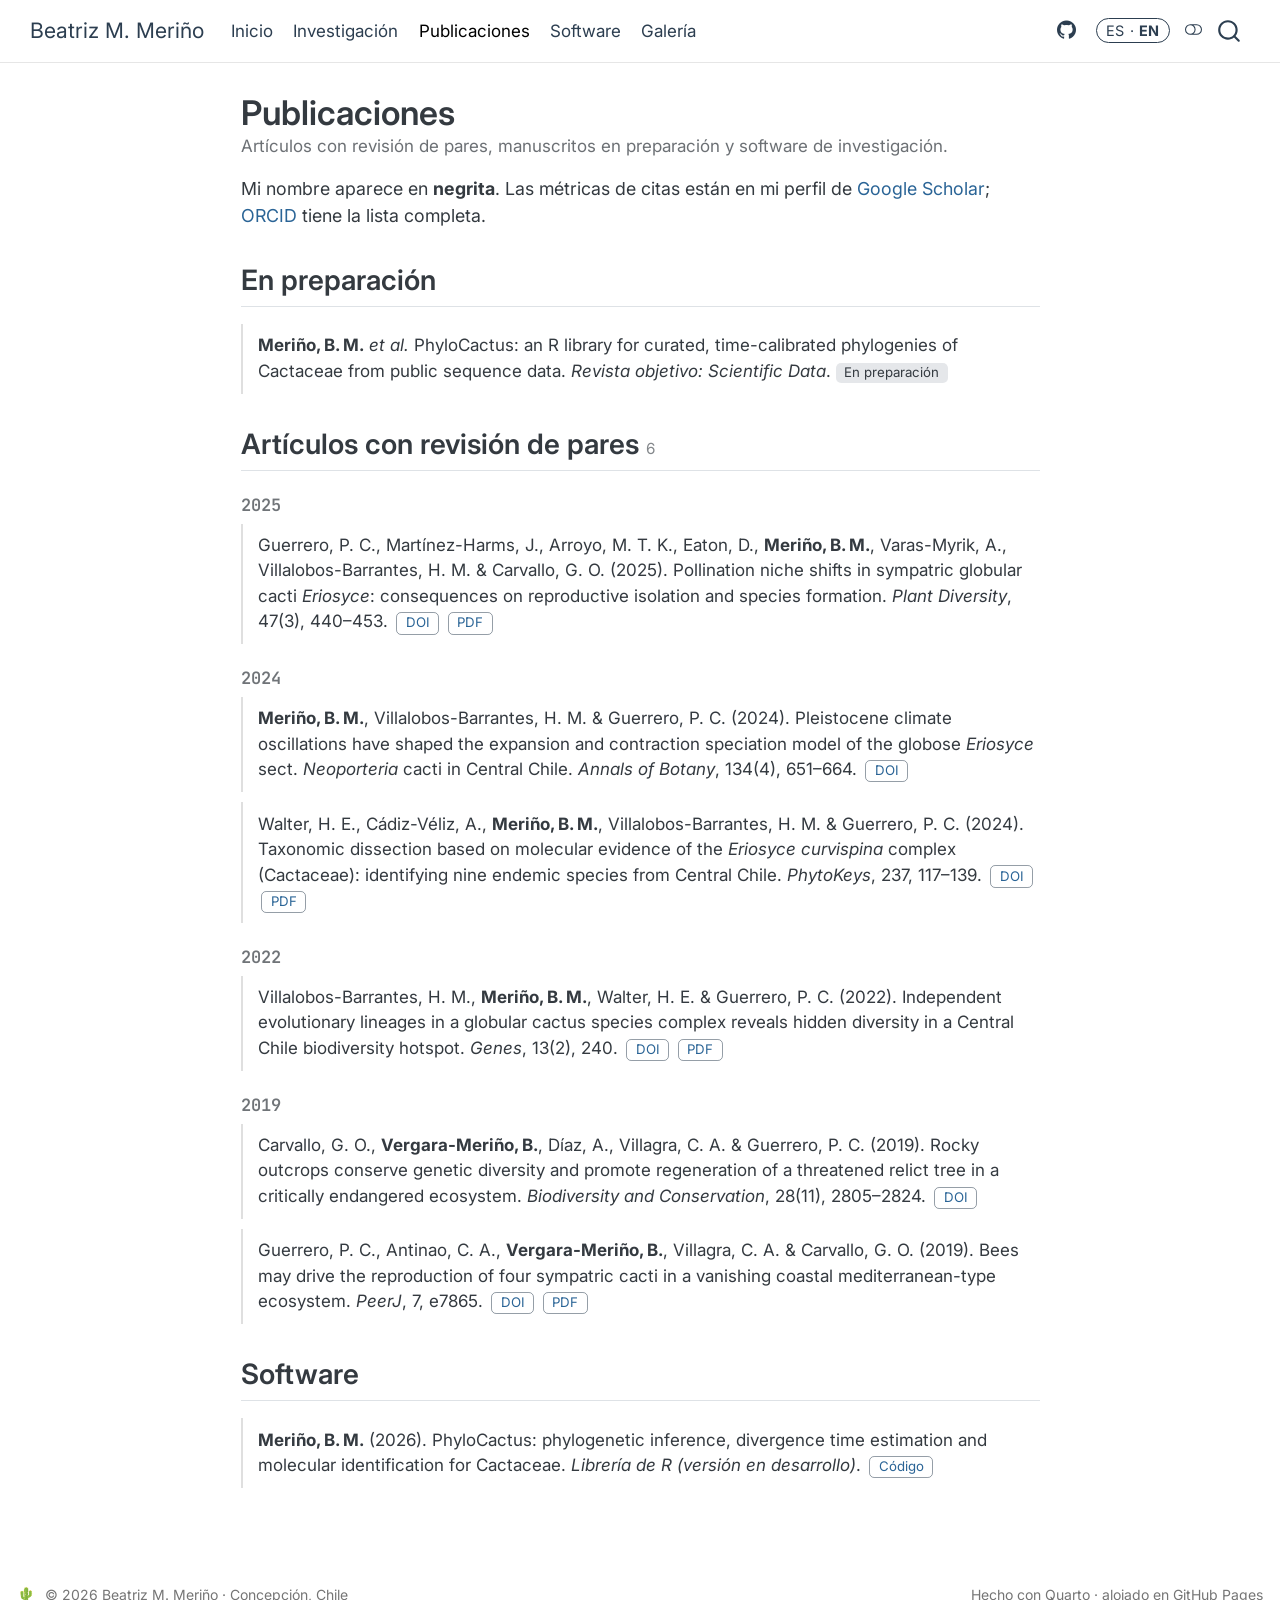
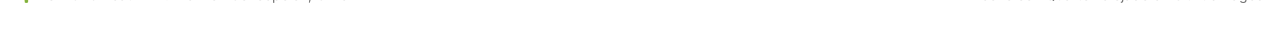
<file: publications.html>
<!DOCTYPE html>
<html xmlns="http://www.w3.org/1999/xhtml" lang="es" xml:lang="es"><head>

<meta charset="utf-8">
<meta name="generator" content="quarto-1.11.9">

<meta name="viewport" content="width=device-width, initial-scale=1.0, user-scalable=yes">

<meta name="description" content="Artículos con revisión de pares, manuscritos en preparación y software de investigación.">

<title>Publicaciones – Beatriz M. Meriño</title>
<style>
/* Default styles provided by pandoc.
** See https://pandoc.org/MANUAL.html#variables-for-html for config info.
*/
span.smallcaps{font-variant: small-caps;}
div.columns{display: flex; gap: 1.5em;}
div.column{flex: auto;}
@media screen {
div.columns{gap: min(4vw, 1.5em);}
div.column{overflow-x: auto;}
}
div.hanging-indent{margin-left: 1.5em; text-indent: -1.5em;}
ul.task-list{list-style: none;}
ul.task-list li input[type="checkbox"] {
  width: 0.8em;
  margin: 0 0.8em 0.2em -1em; /* quarto-specific, see https://github.com/quarto-dev/quarto-cli/issues/4556 */ 
  vertical-align: middle;
}
</style>


<script src="site_libs/quarto-nav/quarto-nav.js"></script>
<script src="site_libs/quarto-nav/headroom.min.js"></script>
<script src="site_libs/clipboard/clipboard.min.js"></script>
<script src="site_libs/quarto-search/autocomplete.umd.js"></script>
<script src="site_libs/quarto-search/fuse.min.js"></script>
<script src="site_libs/quarto-search/quarto-search.js"></script>
<meta name="quarto:offset" content="./">
<link href="./assets/img/favicon.svg" rel="icon" type="image/svg+xml">
<script src="site_libs/quarto-html/quarto.js" type="module"></script>
<script src="site_libs/quarto-html/tabsets/tabsets.js" type="module"></script>
<script src="site_libs/quarto-html/scrollable-regions/scrollable-regions.js" type="module"></script>
<script src="site_libs/quarto-html/popper.min.js"></script>
<script src="site_libs/quarto-html/tippy.umd.min.js"></script>
<script src="site_libs/quarto-html/anchor.min.js"></script>
<link href="site_libs/quarto-html/tippy.css" rel="stylesheet">
<link href="site_libs/quarto-html/quarto-syntax-highlighting-1562915e16a7bb36b6a85835f6e478fd.css" rel="stylesheet" class="quarto-color-scheme" id="quarto-text-highlighting-styles">
<link href="site_libs/quarto-html/quarto-syntax-highlighting-dark-3fa94827e3dc895fff3ce93c1207c1b4.css" rel="stylesheet" class="quarto-color-scheme quarto-color-alternate" id="quarto-text-highlighting-styles">
<link href="site_libs/quarto-html/quarto-syntax-highlighting-1562915e16a7bb36b6a85835f6e478fd.css" rel="stylesheet" class="quarto-color-scheme-extra" id="quarto-text-highlighting-styles">
<script src="site_libs/bootstrap/bootstrap.min.js"></script>
<link href="site_libs/bootstrap/bootstrap-icons.css" rel="stylesheet">
<link href="site_libs/bootstrap/bootstrap-6e8d50689a359965cfccb2ff989ddf82.min.css" rel="stylesheet" append-hash="true" class="quarto-color-scheme" id="quarto-bootstrap" data-mode="light">
<link href="site_libs/bootstrap/bootstrap-dark-5677b13f6c5fc529923658b77eb05032.min.css" rel="stylesheet" append-hash="true" class="quarto-color-scheme quarto-color-alternate" id="quarto-bootstrap" data-mode="dark">
<link href="site_libs/bootstrap/bootstrap-6e8d50689a359965cfccb2ff989ddf82.min.css" rel="stylesheet" append-hash="true" class="quarto-color-scheme-extra" id="quarto-bootstrap" data-mode="light">
<script id="quarto-search-options" type="application/json">{
  "location": "navbar",
  "copy-button": false,
  "collapse-after": 3,
  "panel-placement": "end",
  "type": "overlay",
  "limit": 50,
  "keyboard-shortcut": [
    "f",
    "/",
    "s"
  ],
  "show-item-context": false,
  "language": {
    "search-no-results-text": "No se han encontrado resultados",
    "search-matching-documents-text": "documentos encontrados",
    "search-copy-link-title": "Copiar el enlace en la búsqueda",
    "search-hide-matches-text": "Ocultar resultados adicionales",
    "search-more-match-text": "resultado adicional en este documento",
    "search-more-matches-text": "resultados adicionales en este documento",
    "search-clear-button-title": "Borrar",
    "search-text-placeholder": "",
    "search-detached-cancel-button-title": "Cancelar",
    "search-submit-button-title": "Enviar",
    "search-label": "Buscar"
  }
}</script>
<style>html{ scroll-behavior: smooth; }</style>


<meta property="og:title" content="Publicaciones – Beatriz M. Meriño">
<meta property="og:description" content="Artículos con revisión de pares, manuscritos en preparación y software de investigación.">
<meta property="og:image" content="https://beeamerino.github.io/assets/img/social-card.png">
<meta property="og:site_name" content="Beatriz M. Meriño">
<meta property="og:image:height" content="630">
<meta property="og:image:width" content="1200">
<meta name="twitter:title" content="Publicaciones – Beatriz M. Meriño">
<meta name="twitter:description" content="Artículos con revisión de pares, manuscritos en preparación y software de investigación.">
<meta name="twitter:image" content="https://beeamerino.github.io/assets/img/social-card.png">
<meta name="twitter:card" content="summary_large_image">
</head>

<body class="nav-fixed fullcontent quarto-light"><a id="quarto-skip-link" class="visually-hidden-focusable" href="#quarto-document-content">Saltar al contenido principal</a><script id="quarto-html-before-body" type="application/javascript">
    const toggleBodyColorMode = (bsSheetEl) => {
      const mode = bsSheetEl.getAttribute("data-mode");
      const bodyEl = window.document.querySelector("body");
      if (mode === "dark") {
        bodyEl.classList.add("quarto-dark");
        bodyEl.classList.remove("quarto-light");
      } else {
        bodyEl.classList.add("quarto-light");
        bodyEl.classList.remove("quarto-dark");
      }
    }
    const toggleBodyColorPrimary = () => {
      const bsSheetEl = window.document.querySelector("link#quarto-bootstrap:not([rel=disabled-stylesheet])");
      if (bsSheetEl) {
        toggleBodyColorMode(bsSheetEl);
      }
    }
    const setColorSchemeToggle = (alternate) => {
      const toggles = window.document.querySelectorAll('.quarto-color-scheme-toggle');
      for (let i=0; i < toggles.length; i++) {
        const toggle = toggles[i];
        if (toggle) {
          toggle.setAttribute("aria-checked", alternate ? "true" : "false");
          if (alternate) {
            toggle.classList.add("alternate");
          } else {
            toggle.classList.remove("alternate");
          }
        }
      }
    };
    const toggleColorMode = (alternate) => {
      // Switch the stylesheets
      const primaryStylesheets = window.document.querySelectorAll('link.quarto-color-scheme:not(.quarto-color-alternate)');
      const alternateStylesheets = window.document.querySelectorAll('link.quarto-color-scheme.quarto-color-alternate');
      manageTransitions('#quarto-margin-sidebar .nav-link', false);
      if (alternate) {
        // note: dark is layered on light, we don't disable primary!
        enableStylesheet(alternateStylesheets);
        for (const sheetNode of alternateStylesheets) {
          if (sheetNode.id === "quarto-bootstrap") {
            toggleBodyColorMode(sheetNode);
          }
        }
      } else {
        disableStylesheet(alternateStylesheets);
        enableStylesheet(primaryStylesheets)
        toggleBodyColorPrimary();
      }
      manageTransitions('#quarto-margin-sidebar .nav-link', true);
      // Switch the toggles
      setColorSchemeToggle(alternate)
    }
    // Hack to workaround the fact that safari doesn't
    // properly recolor the scrollbar when toggling (#1455).
    // Not run on load: stylesheets are set before first paint there, and
    // scrolling would undo the scroll to a URL fragment (#14973).
    // The one pixel nudge keeps the reader where they were.
    const refreshSafariScrollbar = () => {
      if (navigator.userAgent.indexOf('Safari') > 0 && navigator.userAgent.indexOf('Chrome') == -1) {
        manageTransitions("body", false);
        const scrollY = window.scrollY;
        window.scrollTo(0, scrollY > 0 ? scrollY - 1 : 1);
        setTimeout(() => {
          window.scrollTo(0, scrollY);
          manageTransitions("body", true);
        }, 40);
      }
    }
    const disableStylesheet = (stylesheets) => {
      for (let i=0; i < stylesheets.length; i++) {
        const stylesheet = stylesheets[i];
        stylesheet.rel = 'disabled-stylesheet';
      }
    }
    const enableStylesheet = (stylesheets) => {
      for (let i=0; i < stylesheets.length; i++) {
        const stylesheet = stylesheets[i];
        if(stylesheet.rel !== 'stylesheet') { // for Chrome, which will still FOUC without this check
          stylesheet.rel = 'stylesheet';
        }
      }
    }
    const manageTransitions = (selector, allowTransitions) => {
      const els = window.document.querySelectorAll(selector);
      for (let i=0; i < els.length; i++) {
        const el = els[i];
        if (allowTransitions) {
          el.classList.remove('notransition');
        } else {
          el.classList.add('notransition');
        }
      }
    }
    const isFileUrl = () => {
      return window.location.protocol === 'file:';
    }
    const hasAlternateSentinel = () => {
      let styleSentinel = getColorSchemeSentinel();
      if (styleSentinel !== null) {
        return styleSentinel === "alternate";
      } else {
        return false;
      }
    }
    const setStyleSentinel = (alternate) => {
      const value = alternate ? "alternate" : "default";
      if (!isFileUrl()) {
        window.localStorage.setItem("quarto-color-scheme", value);
      } else {
        localAlternateSentinel = value;
      }
    }
    const getColorSchemeSentinel = () => {
      if (!isFileUrl()) {
        const storageValue = window.localStorage.getItem("quarto-color-scheme");
        return storageValue != null ? storageValue : localAlternateSentinel;
      } else {
        return localAlternateSentinel;
      }
    }
    const toggleGiscusIfUsed = (isAlternate, darkModeDefault) => {
      const baseTheme = document.querySelector('#giscus-base-theme')?.value ?? 'light';
      const alternateTheme = document.querySelector('#giscus-alt-theme')?.value ?? 'dark';
      let newTheme = '';
      if(authorPrefersDark) {
        newTheme = isAlternate ? baseTheme : alternateTheme;
      } else {
        newTheme = isAlternate ? alternateTheme : baseTheme;
      }
      const changeGiscusTheme = () => {
        // From: https://github.com/giscus/giscus/issues/336
        const sendMessage = (message) => {
          const iframe = document.querySelector('iframe.giscus-frame');
          if (!iframe) return;
          iframe.contentWindow.postMessage({ giscus: message }, 'https://giscus.app');
        }
        sendMessage({
          setConfig: {
            theme: newTheme
          }
        });
      }
      const isGiscussLoaded = window.document.querySelector('iframe.giscus-frame') !== null;
      if (isGiscussLoaded) {
        changeGiscusTheme();
      }
    };
    const authorPrefersDark = false;
    const queryPrefersDark = window.matchMedia('(prefers-color-scheme: dark)');
    const darkModeDefault = queryPrefersDark.matches;
      document.querySelector('link#quarto-text-highlighting-styles.quarto-color-scheme-extra').rel = 'disabled-stylesheet';
      document.querySelector('link#quarto-bootstrap.quarto-color-scheme-extra').rel = 'disabled-stylesheet';
    let localAlternateSentinel = darkModeDefault ? 'alternate' : 'default';
    // Dark / light mode switch
    window.quartoToggleColorScheme = () => {
      // Read the current dark / light value
      let toAlternate = !hasAlternateSentinel();
      toggleColorMode(toAlternate);
      refreshSafariScrollbar();
      setStyleSentinel(toAlternate);
      toggleGiscusIfUsed(toAlternate, darkModeDefault);
      window.dispatchEvent(new Event('resize'));
    };
    queryPrefersDark.addEventListener("change", e => {
      if(window.localStorage.getItem("quarto-color-scheme") !== null)
        return;
      const alternate = e.matches
      toggleColorMode(alternate);
      refreshSafariScrollbar();
      localAlternateSentinel = e.matches ? 'alternate' : 'default'; // this is used alongside local storage!
      toggleGiscusIfUsed(alternate, darkModeDefault);
    });
    // Switch to dark mode if need be
    if (hasAlternateSentinel()) {
      toggleColorMode(true);
    } else {
      toggleColorMode(false);
    }
  </script>

<div id="quarto-search-results"></div>
  <header id="quarto-header" class="headroom fixed-top">
    <nav class="navbar navbar-expand-lg " data-bs-theme="dark" aria-label="Sitio web">
      <div class="navbar-container container-fluid">
      <div class="navbar-brand-container mx-auto">
    <a class="navbar-brand" href="./index.html">
    <span class="navbar-title">Beatriz M. Meriño</span>
    </a>
  </div>
          <button class="navbar-toggler" type="button" data-bs-toggle="collapse" data-bs-target="#navbarCollapse" aria-controls="navbarCollapse" aria-expanded="false" aria-label="Navegación de palanca" onclick="if (window.quartoToggleHeadroom) { window.quartoToggleHeadroom(); }">
  <span class="navbar-toggler-icon"></span>
</button>
          <div class="collapse navbar-collapse" id="navbarCollapse">
            <ul class="navbar-nav navbar-nav-scroll me-auto">
  <li class="nav-item">
    <a class="nav-link" href="./index.html"> 
<span class="menu-text">Inicio</span></a>
  </li>  
  <li class="nav-item">
    <a class="nav-link" href="./research.html"> 
<span class="menu-text">Investigación</span></a>
  </li>  
  <li class="nav-item">
    <a class="nav-link active" href="./publications.html" aria-current="page"> 
<span class="menu-text">Publicaciones</span></a>
  </li>  
  <li class="nav-item">
    <a class="nav-link" href="./software.html"> 
<span class="menu-text">Software</span></a>
  </li>  
  <li class="nav-item">
    <a class="nav-link" href="./gallery.html"> 
<span class="menu-text">Galería</span></a>
  </li>  
</ul>
            <ul class="navbar-nav navbar-nav-scroll ms-auto">
  <li class="nav-item compact">
    <a class="nav-link" href="https://github.com/beeamerino"> <i class="bi bi-github" role="img" aria-label="GitHub">
</i> 
<span class="menu-text"></span></a>
  </li>  
  <li class="nav-item">
    <a class="nav-link" href="./en/index.html"> 
<span class="menu-text">ES · <b>EN</b></span></a>
  </li>  
</ul>
          </div> <!-- /navcollapse -->
            <div class="quarto-navbar-tools">
  <button type="button" role="switch" aria-checked="false" class="quarto-color-scheme-toggle quarto-navigation-tool  px-1" onclick="window.quartoToggleColorScheme(); return false;" title="Alternar modo oscuro" aria-label="Alternar modo oscuro"><i class="bi"></i></button>
</div>
            <div id="quarto-search" class="" title="Buscar"></div>
      </div> <!-- /container-fluid -->
    </nav>
</header>
<!-- content -->
<div id="quarto-content" class="quarto-container page-columns page-rows-contents page-layout-article page-navbar">
<!-- sidebar -->
<!-- margin-sidebar -->
    
<!-- main -->
<main class="content" id="quarto-document-content" tabindex="-1">


<header id="title-block-header" class="quarto-title-block default">
<div class="quarto-title">
<h1 class="title">Publicaciones</h1>
</div>

<div>
  <div class="description">
    Artículos con revisión de pares, manuscritos en preparación y software de investigación.
  </div>
</div>


<div class="quarto-title-meta">

    
  
    
  </div>
  


</header>


<p><span class="lead-text">Mi nombre aparece en <strong>negrita</strong>. Las métricas de citas están en mi perfil de <a href="https://scholar.google.cl/citations?user=RLAXrAcAAAAJ">Google Scholar</a>; <a href="https://orcid.org/0000-0002-9518-2331">ORCID</a> tiene la lista completa.</span></p>
<!-- AUTO-GENERATED by scripts/build_publications.py from data/publications.bib. Do not edit. -->
<section id="en-preparación" class="level2">
<h2 class="anchored" data-anchor-id="en-preparación">En preparación</h2>
<div class="pub">
<p><strong>Meriño, B. M.</strong> <em>et al.</em> PhyloCactus: an R library for curated, time-calibrated phylogenies of Cactaceae from public sequence data. <em>Revista objetivo: Scientific Data</em>. <span class="pub-status">En preparación</span></p>
</div>
</section>
<section id="artículos-con-revisión-de-pares-6" class="level2">
<h2 class="anchored" data-anchor-id="artículos-con-revisión-de-pares-6">Artículos con revisión de pares <span class="pub-count">6</span></h2>
<section id="y2025" class="level3 pub-year">
<h3 class="pub-year anchored" data-anchor-id="y2025">2025</h3>
<div class="pub">
<p>Guerrero, P. C., Martínez-Harms, J., Arroyo, M. T. K., Eaton, D., <strong>Meriño, B. M.</strong>, Varas-Myrik, A., Villalobos-Barrantes, H. M. &amp; Carvallo, G. O. (2025). Pollination niche shifts in sympatric globular cacti <em>Eriosyce</em>: consequences on reproductive isolation and species formation. <em>Plant Diversity</em>, 47(3), 440–453. <a href="https://doi.org/10.1016/j.pld.2025.03.001" class="pub-link">DOI</a> <a href="assets/pdf/Guerrero_2025_PlantDiversity.pdf" class="pub-link">PDF</a></p>
</div>
</section>
<section id="y2024" class="level3 pub-year">
<h3 class="pub-year anchored" data-anchor-id="y2024">2024</h3>
<div class="pub">
<p><strong>Meriño, B. M.</strong>, Villalobos-Barrantes, H. M. &amp; Guerrero, P. C. (2024). Pleistocene climate oscillations have shaped the expansion and contraction speciation model of the globose <em>Eriosyce</em> sect. <em>Neoporteria</em> cacti in Central Chile. <em>Annals of Botany</em>, 134(4), 651–664. <a href="https://doi.org/10.1093/aob/mcae087" class="pub-link">DOI</a></p>
</div>
<div class="pub">
<p>Walter, H. E., Cádiz-Véliz, A., <strong>Meriño, B. M.</strong>, Villalobos-Barrantes, H. M. &amp; Guerrero, P. C. (2024). Taxonomic dissection based on molecular evidence of the <em>Eriosyce curvispina</em> complex (Cactaceae): identifying nine endemic species from Central Chile. <em>PhytoKeys</em>, 237, 117–139. <a href="https://doi.org/10.3897/phytokeys.237.107403" class="pub-link">DOI</a> <a href="assets/pdf/Walter_2024_PhytoKeys.pdf" class="pub-link">PDF</a></p>
</div>
</section>
<section id="y2022" class="level3 pub-year">
<h3 class="pub-year anchored" data-anchor-id="y2022">2022</h3>
<div class="pub">
<p>Villalobos-Barrantes, H. M., <strong>Meriño, B. M.</strong>, Walter, H. E. &amp; Guerrero, P. C. (2022). Independent evolutionary lineages in a globular cactus species complex reveals hidden diversity in a Central Chile biodiversity hotspot. <em>Genes</em>, 13(2), 240. <a href="https://doi.org/10.3390/genes13020240" class="pub-link">DOI</a> <a href="assets/pdf/Villalobos-Barrantes_2022_Genes.pdf" class="pub-link">PDF</a></p>
</div>
</section>
<section id="y2019" class="level3 pub-year">
<h3 class="pub-year anchored" data-anchor-id="y2019">2019</h3>
<div class="pub">
<p>Carvallo, G. O., <strong>Vergara-Meriño, B.</strong>, Díaz, A., Villagra, C. A. &amp; Guerrero, P. C. (2019). Rocky outcrops conserve genetic diversity and promote regeneration of a threatened relict tree in a critically endangered ecosystem. <em>Biodiversity and Conservation</em>, 28(11), 2805–2824. <a href="https://doi.org/10.1007/s10531-019-01797-6" class="pub-link">DOI</a></p>
</div>
<div class="pub">
<p>Guerrero, P. C., Antinao, C. A., <strong>Vergara-Meriño, B.</strong>, Villagra, C. A. &amp; Carvallo, G. O. (2019). Bees may drive the reproduction of four sympatric cacti in a vanishing coastal mediterranean-type ecosystem. <em>PeerJ</em>, 7, e7865. <a href="https://doi.org/10.7717/peerj.7865" class="pub-link">DOI</a> <a href="assets/pdf/Guerrero_2019_PeerJ.pdf" class="pub-link">PDF</a></p>
</div>
</section>
</section>
<section id="software" class="level2">
<h2 class="anchored" data-anchor-id="software">Software</h2>
<div class="pub">
<p><strong>Meriño, B. M.</strong> (2026). PhyloCactus: phylogenetic inference, divergence time estimation and molecular identification for Cactaceae. <em>Librería de R (versión en desarrollo)</em>. <a href="https://github.com/beeamerino/PhyloCactus" class="pub-link">Código</a></p>
</div>


</section>

<a onclick="window.scrollTo(0, 0); return false;" role="button" id="quarto-back-to-top"><i class="bi bi-arrow-up"></i> Volver arriba</a></main> <!-- /main -->
<script>
/* ES/EN switch: points the navbar language link to the same page in the other language.
   Spanish pages live at the root (/research.html), English ones under /en/ (/en/research.html). */
(function () {
  var link = Array.prototype.find.call(document.querySelectorAll("a.nav-link"), function (a) {
    return /^\s*ES\s*·\s*EN\s*$/.test(a.textContent);
  });
  if (!link) return;
  link.setAttribute("aria-label", /\/en\//.test(window.location.pathname) ? "Leer en español" : "Read in English");
  link.classList.add("lang-toggle");
  var path = window.location.pathname;
  var file = path.split("/").pop() || "index.html";
  if (file === "404.html" || !/\.html$/.test(file)) file = "index.html";
  var inEnglish = /\/en\/[^\/]*$/.test(path);
  link.setAttribute("href", inEnglish ? "/" + file : "/en/" + file);
  link.setAttribute("hreflang", inEnglish ? "es" : "en");
})();
</script>
<script id="quarto-html-after-body" type="application/javascript">
  window.document.addEventListener("DOMContentLoaded", function (event) {
    // Ensure there is a toggle, if there isn't float one in the top right
    if (window.document.querySelector('.quarto-color-scheme-toggle') === null) {
      const toggle = window.document.createElement('button');
      toggle.type = "button";
      toggle.setAttribute("role", "switch");
      toggle.setAttribute("aria-checked", "false");
      toggle.classList.add('top-right');
      toggle.classList.add('quarto-color-scheme-toggle');
      toggle.setAttribute("aria-label", "Alternar modo oscuro");
      toggle.onclick = function() { try { window.quartoToggleColorScheme(); } catch {} return false; };
      const i = window.document.createElement("i");
      i.classList.add('bi');
      toggle.appendChild(i);
      // Put the toggle in a landmark of its own, so that landmark navigation
      // can reach it.
      //
      // The container is always a fresh direct child of body, and the toggle is
      // never moved into page furniture that the theme or the author controls.
      // The toggle is positioned against the page, so any ancestor that
      // establishes a containing block captures it: a positioned element or a
      // grid for position: absolute, and transform, filter, will-change or
      // contain for position: fixed. A direct child of body has none of these
      // to inherit, and the shift when one appears is silent and visual.
      //
      // ARIA says a document should have at most one banner, and axe reports a
      // duplicate whether or not the banners carry distinct labels. So use a
      // header when the page has no banner yet, and a named region otherwise.
      //
      // A header is a banner wherever it sits, unless it is inside sectioning
      // content, so this cannot just look at the children of body: a custom
      // page layout wraps the title block header in a plain div. An explicit
      // role="banner" always counts.
      const sectioning = 'article, aside, main, nav, section, [role="article"], [role="complementary"], [role="main"], [role="navigation"], [role="region"]';
      const hasBanner = Array.from(
        window.document.querySelectorAll('header:not([role]), [role="banner"]')
      ).some(function(el) {
        return el.hasAttribute("role") || el.closest(sectioning) === null;
      });
      const container = window.document.createElement(hasBanner ? "div" : "header");
      if (hasBanner) {
        container.setAttribute("role", "region");
        container.setAttribute("aria-label", "Alternar modo oscuro");
      }
      container.classList.add('quarto-color-scheme-toggle-container');
      container.appendChild(toggle);
      window.document.body.appendChild(container);
    }
    setColorSchemeToggle(hasAlternateSentinel())
    const icon = "";
    const anchorJS = new window.AnchorJS();
    anchorJS.options = {
      placement: 'right',
      icon: icon
    };
    anchorJS.add('.anchored');
    const isCodeAnnotation = (el) => {
      for (const clz of el.classList) {
        if (clz.startsWith('code-annotation-')) {                     
          return true;
        }
      }
      return false;
    }
    const onCopySuccess = function(e) {
      // button target
      const button = e.trigger;
      // don't keep focus
      button.blur();
      // flash "checked"
      button.classList.add('code-copy-button-checked');
      var currentTitle = button.getAttribute("title");
      button.setAttribute("title", "Copiado");
      let tooltip;
      if (window.bootstrap) {
        button.setAttribute("data-bs-toggle", "tooltip");
        button.setAttribute("data-bs-placement", "left");
        button.setAttribute("data-bs-title", "Copiado");
        tooltip = new bootstrap.Tooltip(button, 
          { trigger: "manual", 
            customClass: "code-copy-button-tooltip",
            offset: [0, -8]});
        tooltip.show();    
      }
      setTimeout(function() {
        if (tooltip) {
          tooltip.hide();
          button.removeAttribute("data-bs-title");
          button.removeAttribute("data-bs-toggle");
          button.removeAttribute("data-bs-placement");
        }
        button.setAttribute("title", currentTitle);
        button.classList.remove('code-copy-button-checked');
      }, 1000);
      // clear code selection
      e.clearSelection();
    }
    const getTextToCopy = function(trigger) {
      const outerScaffold = trigger.parentElement.cloneNode(true);
      const codeEl = outerScaffold.querySelector('code');
      for (const childEl of codeEl.children) {
        if (isCodeAnnotation(childEl)) {
          childEl.remove();
        }
      }
      return codeEl.innerText;
    }
    const clipboard = new window.ClipboardJS('.code-copy-button:not([data-in-quarto-modal])', {
      text: getTextToCopy
    });
    clipboard.on('success', onCopySuccess);
    if (window.document.getElementById('quarto-embedded-source-code-modal')) {
      const clipboardModal = new window.ClipboardJS('.code-copy-button[data-in-quarto-modal]', {
        text: getTextToCopy,
        container: window.document.getElementById('quarto-embedded-source-code-modal')
      });
      clipboardModal.on('success', onCopySuccess);
    }
      var localhostRegex = new RegExp(/^(?:http|https):\/\/localhost\:?[0-9]*\//);
      var mailtoRegex = new RegExp(/^mailto:/);
        var filterRegex = new RegExp("https:\/\/beeamerino\.github\.io");
      const newWindowLabel = "(opens in a new tab)";
      const newWindowNoteId = "quarto-ext-newwindow-label";
      // Links reference one hidden label through aria-describedby, so the
      // announcement never changes their accessible name.
      var describeNewWindow = (link) => {
        if (!window.document.getElementById(newWindowNoteId)) {
          var newWindowNote = window.document.createElement("span");
          newWindowNote.id = newWindowNoteId;
          newWindowNote.hidden = true;
          newWindowNote.textContent = newWindowLabel;
          window.document.body.appendChild(newWindowNote);
        }
        var describedBy = (link.getAttribute("aria-describedby") || "").split(/\s+/).filter(Boolean);
        if (!describedBy.includes(newWindowNoteId)) {
          describedBy.push(newWindowNoteId);
          link.setAttribute("aria-describedby", describedBy.join(" "));
        }
      }
      var isInternal = (href) => {
          return filterRegex.test(href) || localhostRegex.test(href) || mailtoRegex.test(href);
      }
      // Inspect non-navigation links and adorn them if external
      window.quartoDecorateExternalLinks = function (root) {
     var links = (root || window.document).querySelectorAll('a[href]:not(.nav-link):not(.navbar-brand):not(.toc-action):not(.sidebar-link):not(.sidebar-item-toggle):not(.pagination-link):not(.no-external):not([aria-hidden]):not(.dropdown-item):not(.quarto-navigation-tool):not(.about-link)');
      for (var i=0; i<links.length; i++) {
        const link = links[i];
        if (!isInternal(link.href)) {
          // undo the damage that might have been done by quarto-nav.js in the case of
          // links that we want to consider external
          if (link.dataset.originalHref !== undefined) {
            link.href = link.dataset.originalHref;
          }
            // target, if specified
            link.setAttribute("target", "_blank");
            if (link.getAttribute("rel") === null) {
              link.setAttribute("rel", "noopener");
            }
            describeNewWindow(link);
          if (!link.classList.contains('no-external-icon')) {
          }
        }
      }
      };
      window.quartoDecorateExternalLinks(window.document);
    // Esc closes the popup (WCAG 1.4.13) and focus leaving both trigger and
    // popup closes it (WCAG 2.4.11); tippy handles neither for interactive popups.
    const hideOnEscAndFocusOut = {
      name: 'hideOnEscAndFocusOut',
      defaultValue: true,
      fn(instance) {
        const dismiss = () => {
          // A show scheduled by the trigger delay would otherwise reopen it
          instance.clearDelayTimeouts();
          instance.hide();
        };
        const onKeyDown = (event) => {
          if (event.key !== 'Escape') {
            return;
          }
          // Keep Esc from also reaching page handlers (e.g. reveal.js overview),
          // except an open reveal.js slide menu, which Esc should close too.
          // The menu handles keys only when its keyboard option is on.
          const menuHandlesEsc = window.Reveal?.getPlugin?.('menu')?.isOpen() &&
            window.Reveal.getConfig().menu?.keyboard !== false;
          if (!menuHandlesEsc) {
            event.stopPropagation();
          }
          if (instance.popper.contains(window.document.activeElement)) {
            // Disabled while refocusing so the focus trigger does not reopen it
            instance.disable();
            instance.reference.focus();
            instance.enable();
          }
          dismiss();
        };
        const onFocusOut = (event) => {
          const target = event.relatedTarget;
          if (target && !instance.reference.contains(target) &&
              !instance.popper.contains(target)) {
            dismiss();
          }
        };
        // On the trigger too: a click trigger (code-annotations: select) has no
        // blur handling. Attached for the instance's lifetime so leaving the
        // trigger also cancels a show still pending on the trigger delay.
        instance.reference.addEventListener('focusout', onFocusOut);
        return {
          onShow() {
            window.document.addEventListener('keydown', onKeyDown, true);
            instance.popper.addEventListener('focusout', onFocusOut);
          },
          onHide() {
            window.document.removeEventListener('keydown', onKeyDown, true);
            instance.popper.removeEventListener('focusout', onFocusOut);
          },
          onDestroy() {
            instance.reference.removeEventListener('focusout', onFocusOut);
          },
        };
      },
    };
    function tippyHover(el, contentFn, onTriggerFn, onUntriggerFn) {
      const config = {
        allowHTML: true,
        maxWidth: 500,
        delay: 100,
        arrow: false,
        appendTo: function(el) {
            return el.parentElement;
        },
        interactive: true,
        interactiveBorder: 10,
        theme: 'quarto',
        placement: 'bottom-start',
        plugins: [hideOnEscAndFocusOut],
      };
      if (contentFn) {
        config.content = contentFn;
      }
      if (onTriggerFn) {
        config.onTrigger = onTriggerFn;
      }
      if (onUntriggerFn) {
        config.onUntrigger = onUntriggerFn;
      }
      window.tippy(el, config); 
    }
    const noterefs = window.document.querySelectorAll('a[role="doc-noteref"]');
    for (var i=0; i<noterefs.length; i++) {
      const ref = noterefs[i];
      tippyHover(ref, function() {
        // use id or data attribute instead here
        let href = ref.getAttribute('data-footnote-href') || ref.getAttribute('href');
        try { href = new URL(href).hash; } catch {}
        const id = href.replace(/^#\/?/, "");
        const note = window.document.getElementById(id);
        if (note) {
          return note.innerHTML;
        } else {
          return "";
        }
      });
    }
    const xrefs = window.document.querySelectorAll('a.quarto-xref');
    const processXRef = (id, note) => {
      // Strip column container classes
      const stripColumnClz = (el) => {
        el.classList.remove("page-full", "page-columns");
        if (el.children) {
          for (const child of el.children) {
            stripColumnClz(child);
          }
        }
      }
      stripColumnClz(note)
      if (id === null || id.startsWith('sec-')) {
        // Special case sections, only their first couple elements
        const container = document.createElement("div");
        if (note.children && note.children.length > 2) {
          container.appendChild(note.children[0].cloneNode(true));
          for (let i = 1; i < note.children.length; i++) {
            const child = note.children[i];
            if (child.tagName === "P" && child.innerText === "") {
              continue;
            } else {
              container.appendChild(child.cloneNode(true));
              break;
            }
          }
          if (window.Quarto?.typesetMath) {
            window.Quarto.typesetMath(container);
          }
          return container.innerHTML
        } else {
          if (window.Quarto?.typesetMath) {
            window.Quarto.typesetMath(note);
          }
          return note.innerHTML;
        }
      } else {
        // Remove any anchor links if they are present
        const anchorLink = note.querySelector('a.anchorjs-link');
        if (anchorLink) {
          anchorLink.remove();
        }
        if (window.Quarto?.typesetMath) {
          window.Quarto.typesetMath(note);
        }
        if (note.classList.contains("callout")) {
          return note.outerHTML;
        } else {
          return note.innerHTML;
        }
      }
    }
    for (var i=0; i<xrefs.length; i++) {
      const xref = xrefs[i];
      tippyHover(xref, undefined, function(instance) {
        instance.disable();
        let url = xref.getAttribute('href');
        let hash = undefined; 
        if (url.startsWith('#')) {
          hash = url;
        } else {
          try { hash = new URL(url).hash; } catch {}
        }
        if (hash) {
          const id = hash.replace(/^#\/?/, "");
          const note = window.document.getElementById(id);
          if (note !== null) {
            try {
              const html = processXRef(id, note.cloneNode(true));
              instance.setContent(html);
            } finally {
              instance.enable();
              instance.show();
            }
          } else {
            // See if we can fetch this
            fetch(url.split('#')[0])
            .then(res => res.text())
            .then(html => {
              const parser = new DOMParser();
              const htmlDoc = parser.parseFromString(html, "text/html");
              const note = htmlDoc.getElementById(id);
              if (note !== null) {
                const html = processXRef(id, note);
                instance.setContent(html);
              } 
            }).finally(() => {
              instance.enable();
              instance.show();
            });
          }
        } else {
          // See if we can fetch a full url (with no hash to target)
          // This is a special case and we should probably do some content thinning / targeting
          fetch(url)
          .then(res => res.text())
          .then(html => {
            const parser = new DOMParser();
            const htmlDoc = parser.parseFromString(html, "text/html");
            const note = htmlDoc.querySelector('main.content');
            if (note !== null) {
              // This should only happen for chapter cross references
              // (since there is no id in the URL)
              // remove the first header
              if (note.children.length > 0 && note.children[0].tagName === "HEADER") {
                note.children[0].remove();
              }
              const html = processXRef(null, note);
              instance.setContent(html);
            } 
          }).finally(() => {
            instance.enable();
            instance.show();
          });
        }
      }, function(instance) {
      });
    }
        let selectedAnnoteEl;
        const selectorForAnnotation = ( cell, annotation) => {
          let cellAttr = 'data-code-cell="' + cell + '"';
          let lineAttr = 'data-code-annotation="' +  annotation + '"';
          const selector = 'span[' + cellAttr + '][' + lineAttr + ']';
          return selector;
        }
        const selectCodeLines = (annoteEl) => {
          const doc = window.document;
          const targetCell = annoteEl.getAttribute("data-target-cell");
          const targetAnnotation = annoteEl.getAttribute("data-target-annotation");
          const annoteSpan = window.document.querySelector(selectorForAnnotation(targetCell, targetAnnotation));
          const lines = annoteSpan.getAttribute("data-code-lines").split(",");
          const lineIds = lines.map((line) => {
            return targetCell + "-" + line;
          })
          // Each band is positioned against its own containing block, which is
          // not the offsetParent of the lines, so place it from client rects.
          const placeBand = (band, firstEl, lastEl, codeBlock) => {
            const container = band.offsetParent;
            if (container === null) {
              return;
            }
            const containerRect = container.getBoundingClientRect();
            // Reveal.js scales slides with a transform, so convert client
            // pixels back to the CSS pixels of the container.
            const scale = containerRect.height / container.offsetHeight || 1;
            const firstRect = firstEl.getBoundingClientRect();
            const lastRect = lastEl.getBoundingClientRect();
            const top = (firstRect.top - containerRect.top) / scale - container.clientTop + container.scrollTop;
            const height = (lastRect.bottom - firstRect.top) / scale;
            band.style.top = top - 2 + "px";
            band.style.height = height + 4 + "px";
            if (codeBlock) {
              // Without the copy button wrapper, the containing block is wider
              // than the code block, so span the code block explicitly.
              const blockRect = codeBlock.getBoundingClientRect();
              band.style.left = (blockRect.left - containerRect.left) / scale - container.clientLeft + container.scrollLeft + "px";
              band.style.width = blockRect.width / scale + "px";
            }
          };
          if (lineIds.length > 0) {
            const el = window.document.getElementById(lineIds[0]);
            const lastEl = window.document.getElementById(lineIds[lineIds.length - 1]);
            const parent = el.parentElement.parentElement;
            // cook up a div (if necessary) and position it
            let div = window.document.getElementById("code-annotation-line-highlight");
            if (div === null) {
              div = window.document.createElement("div");
              div.setAttribute("id", "code-annotation-line-highlight");
              div.style.position = 'absolute';
              parent.appendChild(div);
            }
            placeBand(div, el, lastEl, parent.closest("div.sourceCode") || parent);
            let gutterDiv = window.document.getElementById("code-annotation-line-highlight-gutter");
            if (gutterDiv === null) {
              gutterDiv = window.document.createElement("div");
              gutterDiv.setAttribute("id", "code-annotation-line-highlight-gutter");
              gutterDiv.style.position = 'absolute';
              const codeCell = window.document.getElementById(targetCell);
              const gutter = codeCell.querySelector('.code-annotation-gutter');
              gutter.appendChild(gutterDiv);
            }
            placeBand(gutterDiv, el, lastEl);
            selectedAnnoteEl = annoteEl;
          }
        };
        const unselectCodeLines = () => {
          const elementsIds = ["code-annotation-line-highlight", "code-annotation-line-highlight-gutter"];
          elementsIds.forEach((elId) => {
            const div = window.document.getElementById(elId);
            if (div) {
              div.remove();
            }
          });
          selectedAnnoteEl = undefined;
        };
          // Handle positioning of the toggle
      window.addEventListener(
        "resize",
        throttle(() => {
          elRect = undefined;
          if (selectedAnnoteEl) {
            selectCodeLines(selectedAnnoteEl);
          }
        }, 10)
      );
      function throttle(fn, ms) {
      let throttle = false;
      let timer;
        return (...args) => {
          if(!throttle) { // first call gets through
              fn.apply(this, args);
              throttle = true;
          } else { // all the others get throttled
              if(timer) clearTimeout(timer); // cancel #2
              timer = setTimeout(() => {
                fn.apply(this, args);
                timer = throttle = false;
              }, ms);
          }
        };
      }
        // Attach click handler to the DT
        const annoteDls = window.document.querySelectorAll('dt[data-target-cell]');
        for (const annoteDlNode of annoteDls) {
          annoteDlNode.addEventListener('click', (event) => {
            const clickedEl = event.target;
            if (clickedEl !== selectedAnnoteEl) {
              unselectCodeLines();
              const activeEl = window.document.querySelector('dt[data-target-cell].code-annotation-active');
              if (activeEl) {
                activeEl.classList.remove('code-annotation-active');
              }
              selectCodeLines(clickedEl);
              clickedEl.classList.add('code-annotation-active');
            } else {
              // Unselect the line
              unselectCodeLines();
              clickedEl.classList.remove('code-annotation-active');
            }
          });
        }
    const findCites = (el) => {
      const parentEl = el.parentElement;
      if (parentEl) {
        const cites = parentEl.dataset.cites;
        if (cites) {
          return {
            el,
            cites: cites.split(' ')
          };
        } else {
          return findCites(el.parentElement)
        }
      } else {
        return undefined;
      }
    };
    var bibliorefs = window.document.querySelectorAll('a[role="doc-biblioref"]');
    for (var i=0; i<bibliorefs.length; i++) {
      const ref = bibliorefs[i];
      const citeInfo = findCites(ref);
      if (citeInfo) {
        tippyHover(citeInfo.el, function() {
          var popup = window.document.createElement('div');
          citeInfo.cites.forEach(function(cite) {
            var citeDiv = window.document.createElement('div');
            citeDiv.classList.add('hanging-indent');
            citeDiv.classList.add('csl-entry');
            var biblioDiv = window.document.getElementById('ref-' + cite);
            if (biblioDiv) {
              citeDiv.innerHTML = biblioDiv.innerHTML;
            }
            popup.appendChild(citeDiv);
          });
          return popup.innerHTML;
        });
      }
    }
  });
  </script>
  <script type="application/javascript">
  window.quartoScrollableRegionsLabels = {"code":"Código desplazable","output":"Salida desplazable"};
  </script>
</div> <!-- /content -->
<footer class="footer">
  <div class="nav-footer">
    <div class="nav-footer-left">
<p><span class="cactus-emoji footer-cactus" aria-hidden="true">🌵</span> © 2026 Beatriz M. Meriño · Concepción, Chile</p>
</div>   
    <div class="nav-footer-center">
      &nbsp;
    </div>
    <div class="nav-footer-right">
<p>Hecho con <a href="https://quarto.org">Quarto</a> · alojado en GitHub Pages</p>
</div>
  </div>
</footer>




<script src="site_libs/quarto-html/zenscroll-min.js"></script>
</body></html>
</file>
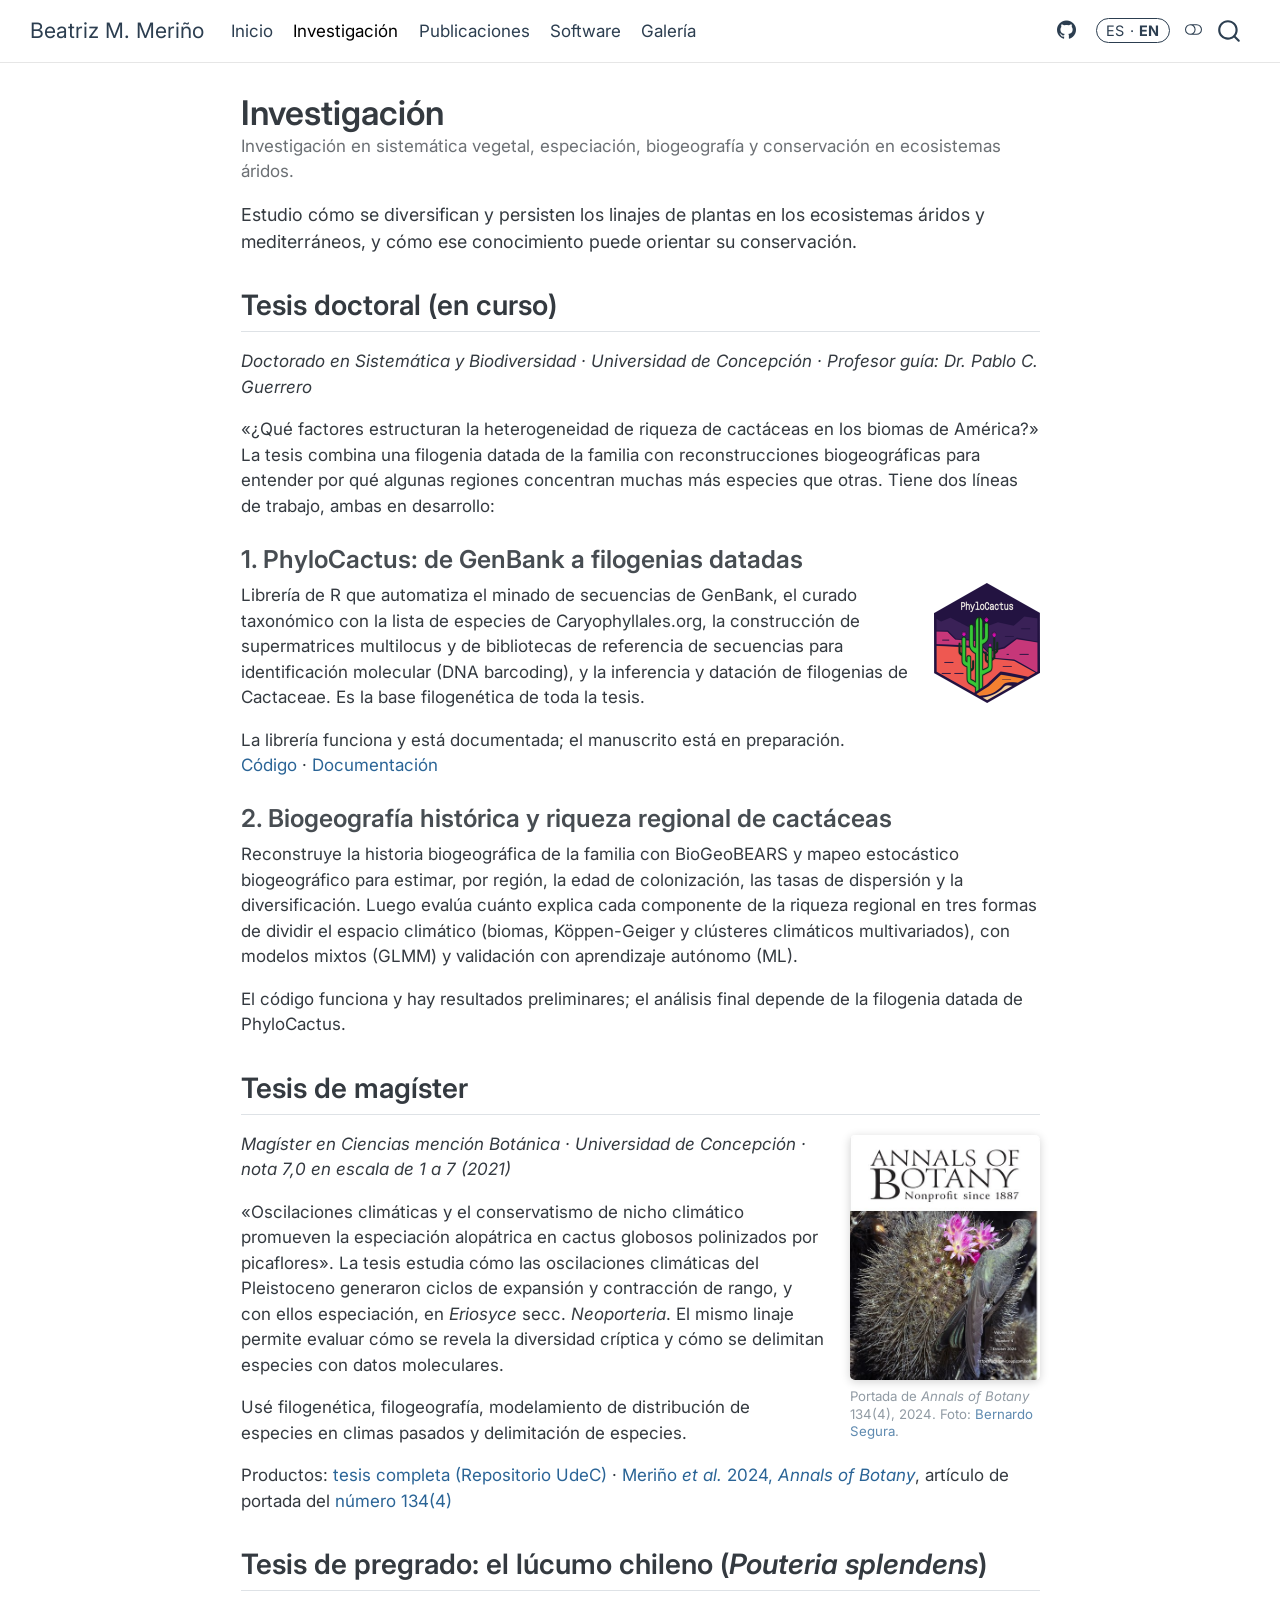
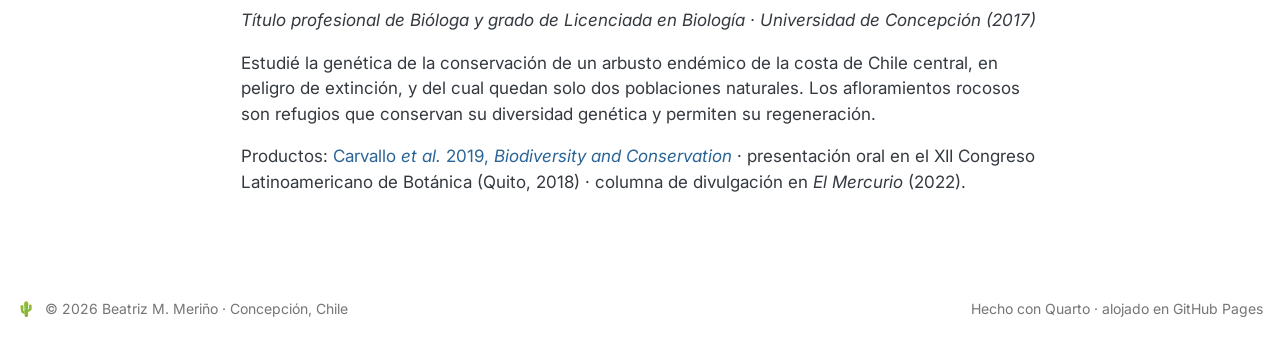
<file: research.html>
<!DOCTYPE html>
<html xmlns="http://www.w3.org/1999/xhtml" lang="es" xml:lang="es"><head>

<meta charset="utf-8">
<meta name="generator" content="quarto-1.11.9">

<meta name="viewport" content="width=device-width, initial-scale=1.0, user-scalable=yes">

<meta name="description" content="Investigación en sistemática vegetal, especiación, biogeografía y conservación en ecosistemas áridos.">

<title>Investigación – Beatriz M. Meriño</title>
<style>
/* Default styles provided by pandoc.
** See https://pandoc.org/MANUAL.html#variables-for-html for config info.
*/
span.smallcaps{font-variant: small-caps;}
div.columns{display: flex; gap: 1.5em;}
div.column{flex: auto;}
@media screen {
div.columns{gap: min(4vw, 1.5em);}
div.column{overflow-x: auto;}
}
div.hanging-indent{margin-left: 1.5em; text-indent: -1.5em;}
ul.task-list{list-style: none;}
ul.task-list li input[type="checkbox"] {
  width: 0.8em;
  margin: 0 0.8em 0.2em -1em; /* quarto-specific, see https://github.com/quarto-dev/quarto-cli/issues/4556 */ 
  vertical-align: middle;
}
</style>


<script src="site_libs/quarto-nav/quarto-nav.js"></script>
<script src="site_libs/quarto-nav/headroom.min.js"></script>
<script src="site_libs/clipboard/clipboard.min.js"></script>
<script src="site_libs/quarto-search/autocomplete.umd.js"></script>
<script src="site_libs/quarto-search/fuse.min.js"></script>
<script src="site_libs/quarto-search/quarto-search.js"></script>
<meta name="quarto:offset" content="./">
<link href="./assets/img/favicon.svg" rel="icon" type="image/svg+xml">
<script src="site_libs/quarto-html/quarto.js" type="module"></script>
<script src="site_libs/quarto-html/tabsets/tabsets.js" type="module"></script>
<script src="site_libs/quarto-html/scrollable-regions/scrollable-regions.js" type="module"></script>
<script src="site_libs/quarto-html/popper.min.js"></script>
<script src="site_libs/quarto-html/tippy.umd.min.js"></script>
<script src="site_libs/quarto-html/anchor.min.js"></script>
<link href="site_libs/quarto-html/tippy.css" rel="stylesheet">
<link href="site_libs/quarto-html/quarto-syntax-highlighting-1562915e16a7bb36b6a85835f6e478fd.css" rel="stylesheet" class="quarto-color-scheme" id="quarto-text-highlighting-styles">
<link href="site_libs/quarto-html/quarto-syntax-highlighting-dark-3fa94827e3dc895fff3ce93c1207c1b4.css" rel="stylesheet" class="quarto-color-scheme quarto-color-alternate" id="quarto-text-highlighting-styles">
<link href="site_libs/quarto-html/quarto-syntax-highlighting-1562915e16a7bb36b6a85835f6e478fd.css" rel="stylesheet" class="quarto-color-scheme-extra" id="quarto-text-highlighting-styles">
<script src="site_libs/bootstrap/bootstrap.min.js"></script>
<link href="site_libs/bootstrap/bootstrap-icons.css" rel="stylesheet">
<link href="site_libs/bootstrap/bootstrap-6e8d50689a359965cfccb2ff989ddf82.min.css" rel="stylesheet" append-hash="true" class="quarto-color-scheme" id="quarto-bootstrap" data-mode="light">
<link href="site_libs/bootstrap/bootstrap-dark-5677b13f6c5fc529923658b77eb05032.min.css" rel="stylesheet" append-hash="true" class="quarto-color-scheme quarto-color-alternate" id="quarto-bootstrap" data-mode="dark">
<link href="site_libs/bootstrap/bootstrap-6e8d50689a359965cfccb2ff989ddf82.min.css" rel="stylesheet" append-hash="true" class="quarto-color-scheme-extra" id="quarto-bootstrap" data-mode="light">
<script id="quarto-search-options" type="application/json">{
  "location": "navbar",
  "copy-button": false,
  "collapse-after": 3,
  "panel-placement": "end",
  "type": "overlay",
  "limit": 50,
  "keyboard-shortcut": [
    "f",
    "/",
    "s"
  ],
  "show-item-context": false,
  "language": {
    "search-no-results-text": "No se han encontrado resultados",
    "search-matching-documents-text": "documentos encontrados",
    "search-copy-link-title": "Copiar el enlace en la búsqueda",
    "search-hide-matches-text": "Ocultar resultados adicionales",
    "search-more-match-text": "resultado adicional en este documento",
    "search-more-matches-text": "resultados adicionales en este documento",
    "search-clear-button-title": "Borrar",
    "search-text-placeholder": "",
    "search-detached-cancel-button-title": "Cancelar",
    "search-submit-button-title": "Enviar",
    "search-label": "Buscar"
  }
}</script>
<style>html{ scroll-behavior: smooth; }</style>


<meta property="og:title" content="Investigación – Beatriz M. Meriño">
<meta property="og:description" content="Investigación en sistemática vegetal, especiación, biogeografía y conservación en ecosistemas áridos.">
<meta property="og:image" content="https://beeamerino.github.io/assets/img/aob-134-4-cover.jpg">
<meta property="og:site_name" content="Beatriz M. Meriño">
<meta property="og:image:alt" content="Portada de Annals of Botany 134(4): Eriosyce litoralis en flor con un picaflor gigante">
<meta property="og:image:height" content="541">
<meta property="og:image:width" content="420">
<meta name="twitter:title" content="Investigación – Beatriz M. Meriño">
<meta name="twitter:description" content="Investigación en sistemática vegetal, especiación, biogeografía y conservación en ecosistemas áridos.">
<meta name="twitter:image" content="https://beeamerino.github.io/assets/img/aob-134-4-cover.jpg">
<meta name="twitter:image:alt" content="Portada de Annals of Botany 134(4): Eriosyce litoralis en flor con un picaflor gigante">
<meta name="twitter:card" content="summary_large_image">
</head>

<body class="nav-fixed fullcontent quarto-light"><a id="quarto-skip-link" class="visually-hidden-focusable" href="#quarto-document-content">Saltar al contenido principal</a><script id="quarto-html-before-body" type="application/javascript">
    const toggleBodyColorMode = (bsSheetEl) => {
      const mode = bsSheetEl.getAttribute("data-mode");
      const bodyEl = window.document.querySelector("body");
      if (mode === "dark") {
        bodyEl.classList.add("quarto-dark");
        bodyEl.classList.remove("quarto-light");
      } else {
        bodyEl.classList.add("quarto-light");
        bodyEl.classList.remove("quarto-dark");
      }
    }
    const toggleBodyColorPrimary = () => {
      const bsSheetEl = window.document.querySelector("link#quarto-bootstrap:not([rel=disabled-stylesheet])");
      if (bsSheetEl) {
        toggleBodyColorMode(bsSheetEl);
      }
    }
    const setColorSchemeToggle = (alternate) => {
      const toggles = window.document.querySelectorAll('.quarto-color-scheme-toggle');
      for (let i=0; i < toggles.length; i++) {
        const toggle = toggles[i];
        if (toggle) {
          toggle.setAttribute("aria-checked", alternate ? "true" : "false");
          if (alternate) {
            toggle.classList.add("alternate");
          } else {
            toggle.classList.remove("alternate");
          }
        }
      }
    };
    const toggleColorMode = (alternate) => {
      // Switch the stylesheets
      const primaryStylesheets = window.document.querySelectorAll('link.quarto-color-scheme:not(.quarto-color-alternate)');
      const alternateStylesheets = window.document.querySelectorAll('link.quarto-color-scheme.quarto-color-alternate');
      manageTransitions('#quarto-margin-sidebar .nav-link', false);
      if (alternate) {
        // note: dark is layered on light, we don't disable primary!
        enableStylesheet(alternateStylesheets);
        for (const sheetNode of alternateStylesheets) {
          if (sheetNode.id === "quarto-bootstrap") {
            toggleBodyColorMode(sheetNode);
          }
        }
      } else {
        disableStylesheet(alternateStylesheets);
        enableStylesheet(primaryStylesheets)
        toggleBodyColorPrimary();
      }
      manageTransitions('#quarto-margin-sidebar .nav-link', true);
      // Switch the toggles
      setColorSchemeToggle(alternate)
    }
    // Hack to workaround the fact that safari doesn't
    // properly recolor the scrollbar when toggling (#1455).
    // Not run on load: stylesheets are set before first paint there, and
    // scrolling would undo the scroll to a URL fragment (#14973).
    // The one pixel nudge keeps the reader where they were.
    const refreshSafariScrollbar = () => {
      if (navigator.userAgent.indexOf('Safari') > 0 && navigator.userAgent.indexOf('Chrome') == -1) {
        manageTransitions("body", false);
        const scrollY = window.scrollY;
        window.scrollTo(0, scrollY > 0 ? scrollY - 1 : 1);
        setTimeout(() => {
          window.scrollTo(0, scrollY);
          manageTransitions("body", true);
        }, 40);
      }
    }
    const disableStylesheet = (stylesheets) => {
      for (let i=0; i < stylesheets.length; i++) {
        const stylesheet = stylesheets[i];
        stylesheet.rel = 'disabled-stylesheet';
      }
    }
    const enableStylesheet = (stylesheets) => {
      for (let i=0; i < stylesheets.length; i++) {
        const stylesheet = stylesheets[i];
        if(stylesheet.rel !== 'stylesheet') { // for Chrome, which will still FOUC without this check
          stylesheet.rel = 'stylesheet';
        }
      }
    }
    const manageTransitions = (selector, allowTransitions) => {
      const els = window.document.querySelectorAll(selector);
      for (let i=0; i < els.length; i++) {
        const el = els[i];
        if (allowTransitions) {
          el.classList.remove('notransition');
        } else {
          el.classList.add('notransition');
        }
      }
    }
    const isFileUrl = () => {
      return window.location.protocol === 'file:';
    }
    const hasAlternateSentinel = () => {
      let styleSentinel = getColorSchemeSentinel();
      if (styleSentinel !== null) {
        return styleSentinel === "alternate";
      } else {
        return false;
      }
    }
    const setStyleSentinel = (alternate) => {
      const value = alternate ? "alternate" : "default";
      if (!isFileUrl()) {
        window.localStorage.setItem("quarto-color-scheme", value);
      } else {
        localAlternateSentinel = value;
      }
    }
    const getColorSchemeSentinel = () => {
      if (!isFileUrl()) {
        const storageValue = window.localStorage.getItem("quarto-color-scheme");
        return storageValue != null ? storageValue : localAlternateSentinel;
      } else {
        return localAlternateSentinel;
      }
    }
    const toggleGiscusIfUsed = (isAlternate, darkModeDefault) => {
      const baseTheme = document.querySelector('#giscus-base-theme')?.value ?? 'light';
      const alternateTheme = document.querySelector('#giscus-alt-theme')?.value ?? 'dark';
      let newTheme = '';
      if(authorPrefersDark) {
        newTheme = isAlternate ? baseTheme : alternateTheme;
      } else {
        newTheme = isAlternate ? alternateTheme : baseTheme;
      }
      const changeGiscusTheme = () => {
        // From: https://github.com/giscus/giscus/issues/336
        const sendMessage = (message) => {
          const iframe = document.querySelector('iframe.giscus-frame');
          if (!iframe) return;
          iframe.contentWindow.postMessage({ giscus: message }, 'https://giscus.app');
        }
        sendMessage({
          setConfig: {
            theme: newTheme
          }
        });
      }
      const isGiscussLoaded = window.document.querySelector('iframe.giscus-frame') !== null;
      if (isGiscussLoaded) {
        changeGiscusTheme();
      }
    };
    const authorPrefersDark = false;
    const queryPrefersDark = window.matchMedia('(prefers-color-scheme: dark)');
    const darkModeDefault = queryPrefersDark.matches;
      document.querySelector('link#quarto-text-highlighting-styles.quarto-color-scheme-extra').rel = 'disabled-stylesheet';
      document.querySelector('link#quarto-bootstrap.quarto-color-scheme-extra').rel = 'disabled-stylesheet';
    let localAlternateSentinel = darkModeDefault ? 'alternate' : 'default';
    // Dark / light mode switch
    window.quartoToggleColorScheme = () => {
      // Read the current dark / light value
      let toAlternate = !hasAlternateSentinel();
      toggleColorMode(toAlternate);
      refreshSafariScrollbar();
      setStyleSentinel(toAlternate);
      toggleGiscusIfUsed(toAlternate, darkModeDefault);
      window.dispatchEvent(new Event('resize'));
    };
    queryPrefersDark.addEventListener("change", e => {
      if(window.localStorage.getItem("quarto-color-scheme") !== null)
        return;
      const alternate = e.matches
      toggleColorMode(alternate);
      refreshSafariScrollbar();
      localAlternateSentinel = e.matches ? 'alternate' : 'default'; // this is used alongside local storage!
      toggleGiscusIfUsed(alternate, darkModeDefault);
    });
    // Switch to dark mode if need be
    if (hasAlternateSentinel()) {
      toggleColorMode(true);
    } else {
      toggleColorMode(false);
    }
  </script>

<div id="quarto-search-results"></div>
  <header id="quarto-header" class="headroom fixed-top">
    <nav class="navbar navbar-expand-lg " data-bs-theme="dark" aria-label="Sitio web">
      <div class="navbar-container container-fluid">
      <div class="navbar-brand-container mx-auto">
    <a class="navbar-brand" href="./index.html">
    <span class="navbar-title">Beatriz M. Meriño</span>
    </a>
  </div>
          <button class="navbar-toggler" type="button" data-bs-toggle="collapse" data-bs-target="#navbarCollapse" aria-controls="navbarCollapse" aria-expanded="false" aria-label="Navegación de palanca" onclick="if (window.quartoToggleHeadroom) { window.quartoToggleHeadroom(); }">
  <span class="navbar-toggler-icon"></span>
</button>
          <div class="collapse navbar-collapse" id="navbarCollapse">
            <ul class="navbar-nav navbar-nav-scroll me-auto">
  <li class="nav-item">
    <a class="nav-link" href="./index.html"> 
<span class="menu-text">Inicio</span></a>
  </li>  
  <li class="nav-item">
    <a class="nav-link active" href="./research.html" aria-current="page"> 
<span class="menu-text">Investigación</span></a>
  </li>  
  <li class="nav-item">
    <a class="nav-link" href="./publications.html"> 
<span class="menu-text">Publicaciones</span></a>
  </li>  
  <li class="nav-item">
    <a class="nav-link" href="./software.html"> 
<span class="menu-text">Software</span></a>
  </li>  
  <li class="nav-item">
    <a class="nav-link" href="./gallery.html"> 
<span class="menu-text">Galería</span></a>
  </li>  
</ul>
            <ul class="navbar-nav navbar-nav-scroll ms-auto">
  <li class="nav-item compact">
    <a class="nav-link" href="https://github.com/beeamerino"> <i class="bi bi-github" role="img" aria-label="GitHub">
</i> 
<span class="menu-text"></span></a>
  </li>  
  <li class="nav-item">
    <a class="nav-link" href="./en/index.html"> 
<span class="menu-text">ES · <b>EN</b></span></a>
  </li>  
</ul>
          </div> <!-- /navcollapse -->
            <div class="quarto-navbar-tools">
  <button type="button" role="switch" aria-checked="false" class="quarto-color-scheme-toggle quarto-navigation-tool  px-1" onclick="window.quartoToggleColorScheme(); return false;" title="Alternar modo oscuro" aria-label="Alternar modo oscuro"><i class="bi"></i></button>
</div>
            <div id="quarto-search" class="" title="Buscar"></div>
      </div> <!-- /container-fluid -->
    </nav>
</header>
<!-- content -->
<div id="quarto-content" class="quarto-container page-columns page-rows-contents page-layout-article page-navbar">
<!-- sidebar -->
<!-- margin-sidebar -->
    
<!-- main -->
<main class="content" id="quarto-document-content" tabindex="-1">


<header id="title-block-header" class="quarto-title-block default">
<div class="quarto-title">
<h1 class="title">Investigación</h1>
</div>

<div>
  <div class="description">
    Investigación en sistemática vegetal, especiación, biogeografía y conservación en ecosistemas áridos.
  </div>
</div>


<div class="quarto-title-meta">

    
  
    
  </div>
  


</header>


<p><span class="lead-text">Estudio cómo se diversifican y persisten los linajes de plantas en los ecosistemas áridos y mediterráneos, y cómo ese conocimiento puede orientar su conservación.</span></p>
<section id="tesis-doctoral-en-curso" class="level2">
<h2 class="anchored" data-anchor-id="tesis-doctoral-en-curso">Tesis doctoral (en curso)</h2>
<p><em>Doctorado en Sistemática y Biodiversidad · Universidad de Concepción · Profesor guía: Dr.&nbsp;Pablo C. Guerrero</em></p>
<p>«¿Qué factores estructuran la heterogeneidad de riqueza de cactáceas en los biomas de América?» La tesis combina una filogenia datada de la familia con reconstrucciones biogeográficas para entender por qué algunas regiones concentran muchas más especies que otras. Tiene dos líneas de trabajo, ambas en desarrollo:</p>
<section id="phylocactus-de-genbank-a-filogenias-datadas" class="level3">
<h3 class="anchored" data-anchor-id="phylocactus-de-genbank-a-filogenias-datadas">1. PhyloCactus: de GenBank a filogenias datadas</h3>
<p><img src="assets/img/phylocactus-logo.png" class="section-logo img-fluid" alt="Logo de PhyloCactus"></p>
<p>Librería de R que automatiza el minado de secuencias de GenBank, el curado taxonómico con la lista de especies de Caryophyllales.org, la construcción de supermatrices multilocus y de bibliotecas de referencia de secuencias para identificación molecular (DNA barcoding), y la inferencia y datación de filogenias de Cactaceae. Es la base filogenética de toda la tesis.</p>
<p>La librería funciona y está documentada; el manuscrito está en preparación.<br>
<a href="https://github.com/beeamerino/PhyloCactus">Código</a> · <a href="https://beeamerino.github.io/PhyloCactus/">Documentación</a></p>
</section>
<section id="biogeografía-histórica-y-riqueza-regional-de-cactáceas" class="level3">
<h3 class="anchored" data-anchor-id="biogeografía-histórica-y-riqueza-regional-de-cactáceas">2. Biogeografía histórica y riqueza regional de cactáceas</h3>
<p>Reconstruye la historia biogeográfica de la familia con BioGeoBEARS y mapeo estocástico biogeográfico para estimar, por región, la edad de colonización, las tasas de dispersión y la diversificación. Luego evalúa cuánto explica cada componente de la riqueza regional en tres formas de dividir el espacio climático (biomas, Köppen-Geiger y clústeres climáticos multivariados), con modelos mixtos (GLMM) y validación con aprendizaje autónomo (ML).</p>
<p>El código funciona y hay resultados preliminares; el análisis final depende de la filogenia datada de PhyloCactus.</p>
</section>
</section>
<section id="tesis-de-magíster" class="level2">
<h2 class="anchored" data-anchor-id="tesis-de-magíster">Tesis de magíster</h2>
<figure class="cover-fig figure"><a href="https://academic.oup.com/aob/issue/134/4" target="_blank" rel="noopener"><img src="assets/img/aob-134-4-cover.jpg" alt="Portada de Annals of Botany 134(4): Eriosyce litoralis en flor con un picaflor gigante" onerror="this.closest('figure').remove()" class="figure-img"></a><figcaption>Portada de <em>Annals of Botany</em> 134(4), 2024. Foto: <a href="https://www.instagram.com/bernardosegurafoto/" target="_blank" rel="noopener">Bernardo Segura</a>.</figcaption></figure>
<p><em>Magíster en Ciencias mención Botánica · Universidad de Concepción · nota 7,0 en escala de 1 a 7 (2021)</em></p>
<p>«Oscilaciones climáticas y el conservatismo de nicho climático promueven la especiación alopátrica en cactus globosos polinizados por picaflores». La tesis estudia cómo las oscilaciones climáticas del Pleistoceno generaron ciclos de expansión y contracción de rango, y con ellos especiación, en <em>Eriosyce</em> secc. <em>Neoporteria</em>. El mismo linaje permite evaluar cómo se revela la diversidad críptica y cómo se delimitan especies con datos moleculares.</p>
<p>Usé filogenética, filogeografía, modelamiento de distribución de especies en climas pasados y delimitación de especies.</p>
<p>Productos: <a href="https://repositorio.udec.cl/items/ba752332-f741-4092-bef8-04610ea96fcd">tesis completa (Repositorio UdeC)</a> · <a href="https://doi.org/10.1093/aob/mcae087">Meriño <em>et al.</em> 2024, <em>Annals of Botany</em></a>, artículo de portada del <a href="https://academic.oup.com/aob/issue/134/4">número 134(4)</a></p>
</section>
<section id="tesis-de-pregrado-el-lúcumo-chileno-pouteria-splendens" class="level2">
<h2 class="anchored" data-anchor-id="tesis-de-pregrado-el-lúcumo-chileno-pouteria-splendens">Tesis de pregrado: el lúcumo chileno (<em>Pouteria splendens</em>)</h2>
<p><em>Título profesional de Bióloga y grado de Licenciada en Biología · Universidad de Concepción (2017)</em></p>
<p>Estudié la genética de la conservación de un arbusto endémico de la costa de Chile central, en peligro de extinción, y del cual quedan solo dos poblaciones naturales. Los afloramientos rocosos son refugios que conservan su diversidad genética y permiten su regeneración.</p>
<p>Productos: <a href="https://doi.org/10.1007/s10531-019-01797-6">Carvallo <em>et al.</em> 2019, <em>Biodiversity and Conservation</em></a> · presentación oral en el XII Congreso Latinoamericano de Botánica (Quito, 2018) · columna de divulgación en <em>El Mercurio</em> (2022).</p>


</section>

<a onclick="window.scrollTo(0, 0); return false;" role="button" id="quarto-back-to-top"><i class="bi bi-arrow-up"></i> Volver arriba</a></main> <!-- /main -->
<script>
/* ES/EN switch: points the navbar language link to the same page in the other language.
   Spanish pages live at the root (/research.html), English ones under /en/ (/en/research.html). */
(function () {
  var link = Array.prototype.find.call(document.querySelectorAll("a.nav-link"), function (a) {
    return /^\s*ES\s*·\s*EN\s*$/.test(a.textContent);
  });
  if (!link) return;
  link.setAttribute("aria-label", /\/en\//.test(window.location.pathname) ? "Leer en español" : "Read in English");
  link.classList.add("lang-toggle");
  var path = window.location.pathname;
  var file = path.split("/").pop() || "index.html";
  if (file === "404.html" || !/\.html$/.test(file)) file = "index.html";
  var inEnglish = /\/en\/[^\/]*$/.test(path);
  link.setAttribute("href", inEnglish ? "/" + file : "/en/" + file);
  link.setAttribute("hreflang", inEnglish ? "es" : "en");
})();
</script>
<script id="quarto-html-after-body" type="application/javascript">
  window.document.addEventListener("DOMContentLoaded", function (event) {
    // Ensure there is a toggle, if there isn't float one in the top right
    if (window.document.querySelector('.quarto-color-scheme-toggle') === null) {
      const toggle = window.document.createElement('button');
      toggle.type = "button";
      toggle.setAttribute("role", "switch");
      toggle.setAttribute("aria-checked", "false");
      toggle.classList.add('top-right');
      toggle.classList.add('quarto-color-scheme-toggle');
      toggle.setAttribute("aria-label", "Alternar modo oscuro");
      toggle.onclick = function() { try { window.quartoToggleColorScheme(); } catch {} return false; };
      const i = window.document.createElement("i");
      i.classList.add('bi');
      toggle.appendChild(i);
      // Put the toggle in a landmark of its own, so that landmark navigation
      // can reach it.
      //
      // The container is always a fresh direct child of body, and the toggle is
      // never moved into page furniture that the theme or the author controls.
      // The toggle is positioned against the page, so any ancestor that
      // establishes a containing block captures it: a positioned element or a
      // grid for position: absolute, and transform, filter, will-change or
      // contain for position: fixed. A direct child of body has none of these
      // to inherit, and the shift when one appears is silent and visual.
      //
      // ARIA says a document should have at most one banner, and axe reports a
      // duplicate whether or not the banners carry distinct labels. So use a
      // header when the page has no banner yet, and a named region otherwise.
      //
      // A header is a banner wherever it sits, unless it is inside sectioning
      // content, so this cannot just look at the children of body: a custom
      // page layout wraps the title block header in a plain div. An explicit
      // role="banner" always counts.
      const sectioning = 'article, aside, main, nav, section, [role="article"], [role="complementary"], [role="main"], [role="navigation"], [role="region"]';
      const hasBanner = Array.from(
        window.document.querySelectorAll('header:not([role]), [role="banner"]')
      ).some(function(el) {
        return el.hasAttribute("role") || el.closest(sectioning) === null;
      });
      const container = window.document.createElement(hasBanner ? "div" : "header");
      if (hasBanner) {
        container.setAttribute("role", "region");
        container.setAttribute("aria-label", "Alternar modo oscuro");
      }
      container.classList.add('quarto-color-scheme-toggle-container');
      container.appendChild(toggle);
      window.document.body.appendChild(container);
    }
    setColorSchemeToggle(hasAlternateSentinel())
    const icon = "";
    const anchorJS = new window.AnchorJS();
    anchorJS.options = {
      placement: 'right',
      icon: icon
    };
    anchorJS.add('.anchored');
    const isCodeAnnotation = (el) => {
      for (const clz of el.classList) {
        if (clz.startsWith('code-annotation-')) {                     
          return true;
        }
      }
      return false;
    }
    const onCopySuccess = function(e) {
      // button target
      const button = e.trigger;
      // don't keep focus
      button.blur();
      // flash "checked"
      button.classList.add('code-copy-button-checked');
      var currentTitle = button.getAttribute("title");
      button.setAttribute("title", "Copiado");
      let tooltip;
      if (window.bootstrap) {
        button.setAttribute("data-bs-toggle", "tooltip");
        button.setAttribute("data-bs-placement", "left");
        button.setAttribute("data-bs-title", "Copiado");
        tooltip = new bootstrap.Tooltip(button, 
          { trigger: "manual", 
            customClass: "code-copy-button-tooltip",
            offset: [0, -8]});
        tooltip.show();    
      }
      setTimeout(function() {
        if (tooltip) {
          tooltip.hide();
          button.removeAttribute("data-bs-title");
          button.removeAttribute("data-bs-toggle");
          button.removeAttribute("data-bs-placement");
        }
        button.setAttribute("title", currentTitle);
        button.classList.remove('code-copy-button-checked');
      }, 1000);
      // clear code selection
      e.clearSelection();
    }
    const getTextToCopy = function(trigger) {
      const outerScaffold = trigger.parentElement.cloneNode(true);
      const codeEl = outerScaffold.querySelector('code');
      for (const childEl of codeEl.children) {
        if (isCodeAnnotation(childEl)) {
          childEl.remove();
        }
      }
      return codeEl.innerText;
    }
    const clipboard = new window.ClipboardJS('.code-copy-button:not([data-in-quarto-modal])', {
      text: getTextToCopy
    });
    clipboard.on('success', onCopySuccess);
    if (window.document.getElementById('quarto-embedded-source-code-modal')) {
      const clipboardModal = new window.ClipboardJS('.code-copy-button[data-in-quarto-modal]', {
        text: getTextToCopy,
        container: window.document.getElementById('quarto-embedded-source-code-modal')
      });
      clipboardModal.on('success', onCopySuccess);
    }
      var localhostRegex = new RegExp(/^(?:http|https):\/\/localhost\:?[0-9]*\//);
      var mailtoRegex = new RegExp(/^mailto:/);
        var filterRegex = new RegExp("https:\/\/beeamerino\.github\.io");
      const newWindowLabel = "(opens in a new tab)";
      const newWindowNoteId = "quarto-ext-newwindow-label";
      // Links reference one hidden label through aria-describedby, so the
      // announcement never changes their accessible name.
      var describeNewWindow = (link) => {
        if (!window.document.getElementById(newWindowNoteId)) {
          var newWindowNote = window.document.createElement("span");
          newWindowNote.id = newWindowNoteId;
          newWindowNote.hidden = true;
          newWindowNote.textContent = newWindowLabel;
          window.document.body.appendChild(newWindowNote);
        }
        var describedBy = (link.getAttribute("aria-describedby") || "").split(/\s+/).filter(Boolean);
        if (!describedBy.includes(newWindowNoteId)) {
          describedBy.push(newWindowNoteId);
          link.setAttribute("aria-describedby", describedBy.join(" "));
        }
      }
      var isInternal = (href) => {
          return filterRegex.test(href) || localhostRegex.test(href) || mailtoRegex.test(href);
      }
      // Inspect non-navigation links and adorn them if external
      window.quartoDecorateExternalLinks = function (root) {
     var links = (root || window.document).querySelectorAll('a[href]:not(.nav-link):not(.navbar-brand):not(.toc-action):not(.sidebar-link):not(.sidebar-item-toggle):not(.pagination-link):not(.no-external):not([aria-hidden]):not(.dropdown-item):not(.quarto-navigation-tool):not(.about-link)');
      for (var i=0; i<links.length; i++) {
        const link = links[i];
        if (!isInternal(link.href)) {
          // undo the damage that might have been done by quarto-nav.js in the case of
          // links that we want to consider external
          if (link.dataset.originalHref !== undefined) {
            link.href = link.dataset.originalHref;
          }
            // target, if specified
            link.setAttribute("target", "_blank");
            if (link.getAttribute("rel") === null) {
              link.setAttribute("rel", "noopener");
            }
            describeNewWindow(link);
          if (!link.classList.contains('no-external-icon')) {
          }
        }
      }
      };
      window.quartoDecorateExternalLinks(window.document);
    // Esc closes the popup (WCAG 1.4.13) and focus leaving both trigger and
    // popup closes it (WCAG 2.4.11); tippy handles neither for interactive popups.
    const hideOnEscAndFocusOut = {
      name: 'hideOnEscAndFocusOut',
      defaultValue: true,
      fn(instance) {
        const dismiss = () => {
          // A show scheduled by the trigger delay would otherwise reopen it
          instance.clearDelayTimeouts();
          instance.hide();
        };
        const onKeyDown = (event) => {
          if (event.key !== 'Escape') {
            return;
          }
          // Keep Esc from also reaching page handlers (e.g. reveal.js overview),
          // except an open reveal.js slide menu, which Esc should close too.
          // The menu handles keys only when its keyboard option is on.
          const menuHandlesEsc = window.Reveal?.getPlugin?.('menu')?.isOpen() &&
            window.Reveal.getConfig().menu?.keyboard !== false;
          if (!menuHandlesEsc) {
            event.stopPropagation();
          }
          if (instance.popper.contains(window.document.activeElement)) {
            // Disabled while refocusing so the focus trigger does not reopen it
            instance.disable();
            instance.reference.focus();
            instance.enable();
          }
          dismiss();
        };
        const onFocusOut = (event) => {
          const target = event.relatedTarget;
          if (target && !instance.reference.contains(target) &&
              !instance.popper.contains(target)) {
            dismiss();
          }
        };
        // On the trigger too: a click trigger (code-annotations: select) has no
        // blur handling. Attached for the instance's lifetime so leaving the
        // trigger also cancels a show still pending on the trigger delay.
        instance.reference.addEventListener('focusout', onFocusOut);
        return {
          onShow() {
            window.document.addEventListener('keydown', onKeyDown, true);
            instance.popper.addEventListener('focusout', onFocusOut);
          },
          onHide() {
            window.document.removeEventListener('keydown', onKeyDown, true);
            instance.popper.removeEventListener('focusout', onFocusOut);
          },
          onDestroy() {
            instance.reference.removeEventListener('focusout', onFocusOut);
          },
        };
      },
    };
    function tippyHover(el, contentFn, onTriggerFn, onUntriggerFn) {
      const config = {
        allowHTML: true,
        maxWidth: 500,
        delay: 100,
        arrow: false,
        appendTo: function(el) {
            return el.parentElement;
        },
        interactive: true,
        interactiveBorder: 10,
        theme: 'quarto',
        placement: 'bottom-start',
        plugins: [hideOnEscAndFocusOut],
      };
      if (contentFn) {
        config.content = contentFn;
      }
      if (onTriggerFn) {
        config.onTrigger = onTriggerFn;
      }
      if (onUntriggerFn) {
        config.onUntrigger = onUntriggerFn;
      }
      window.tippy(el, config); 
    }
    const noterefs = window.document.querySelectorAll('a[role="doc-noteref"]');
    for (var i=0; i<noterefs.length; i++) {
      const ref = noterefs[i];
      tippyHover(ref, function() {
        // use id or data attribute instead here
        let href = ref.getAttribute('data-footnote-href') || ref.getAttribute('href');
        try { href = new URL(href).hash; } catch {}
        const id = href.replace(/^#\/?/, "");
        const note = window.document.getElementById(id);
        if (note) {
          return note.innerHTML;
        } else {
          return "";
        }
      });
    }
    const xrefs = window.document.querySelectorAll('a.quarto-xref');
    const processXRef = (id, note) => {
      // Strip column container classes
      const stripColumnClz = (el) => {
        el.classList.remove("page-full", "page-columns");
        if (el.children) {
          for (const child of el.children) {
            stripColumnClz(child);
          }
        }
      }
      stripColumnClz(note)
      if (id === null || id.startsWith('sec-')) {
        // Special case sections, only their first couple elements
        const container = document.createElement("div");
        if (note.children && note.children.length > 2) {
          container.appendChild(note.children[0].cloneNode(true));
          for (let i = 1; i < note.children.length; i++) {
            const child = note.children[i];
            if (child.tagName === "P" && child.innerText === "") {
              continue;
            } else {
              container.appendChild(child.cloneNode(true));
              break;
            }
          }
          if (window.Quarto?.typesetMath) {
            window.Quarto.typesetMath(container);
          }
          return container.innerHTML
        } else {
          if (window.Quarto?.typesetMath) {
            window.Quarto.typesetMath(note);
          }
          return note.innerHTML;
        }
      } else {
        // Remove any anchor links if they are present
        const anchorLink = note.querySelector('a.anchorjs-link');
        if (anchorLink) {
          anchorLink.remove();
        }
        if (window.Quarto?.typesetMath) {
          window.Quarto.typesetMath(note);
        }
        if (note.classList.contains("callout")) {
          return note.outerHTML;
        } else {
          return note.innerHTML;
        }
      }
    }
    for (var i=0; i<xrefs.length; i++) {
      const xref = xrefs[i];
      tippyHover(xref, undefined, function(instance) {
        instance.disable();
        let url = xref.getAttribute('href');
        let hash = undefined; 
        if (url.startsWith('#')) {
          hash = url;
        } else {
          try { hash = new URL(url).hash; } catch {}
        }
        if (hash) {
          const id = hash.replace(/^#\/?/, "");
          const note = window.document.getElementById(id);
          if (note !== null) {
            try {
              const html = processXRef(id, note.cloneNode(true));
              instance.setContent(html);
            } finally {
              instance.enable();
              instance.show();
            }
          } else {
            // See if we can fetch this
            fetch(url.split('#')[0])
            .then(res => res.text())
            .then(html => {
              const parser = new DOMParser();
              const htmlDoc = parser.parseFromString(html, "text/html");
              const note = htmlDoc.getElementById(id);
              if (note !== null) {
                const html = processXRef(id, note);
                instance.setContent(html);
              } 
            }).finally(() => {
              instance.enable();
              instance.show();
            });
          }
        } else {
          // See if we can fetch a full url (with no hash to target)
          // This is a special case and we should probably do some content thinning / targeting
          fetch(url)
          .then(res => res.text())
          .then(html => {
            const parser = new DOMParser();
            const htmlDoc = parser.parseFromString(html, "text/html");
            const note = htmlDoc.querySelector('main.content');
            if (note !== null) {
              // This should only happen for chapter cross references
              // (since there is no id in the URL)
              // remove the first header
              if (note.children.length > 0 && note.children[0].tagName === "HEADER") {
                note.children[0].remove();
              }
              const html = processXRef(null, note);
              instance.setContent(html);
            } 
          }).finally(() => {
            instance.enable();
            instance.show();
          });
        }
      }, function(instance) {
      });
    }
        let selectedAnnoteEl;
        const selectorForAnnotation = ( cell, annotation) => {
          let cellAttr = 'data-code-cell="' + cell + '"';
          let lineAttr = 'data-code-annotation="' +  annotation + '"';
          const selector = 'span[' + cellAttr + '][' + lineAttr + ']';
          return selector;
        }
        const selectCodeLines = (annoteEl) => {
          const doc = window.document;
          const targetCell = annoteEl.getAttribute("data-target-cell");
          const targetAnnotation = annoteEl.getAttribute("data-target-annotation");
          const annoteSpan = window.document.querySelector(selectorForAnnotation(targetCell, targetAnnotation));
          const lines = annoteSpan.getAttribute("data-code-lines").split(",");
          const lineIds = lines.map((line) => {
            return targetCell + "-" + line;
          })
          // Each band is positioned against its own containing block, which is
          // not the offsetParent of the lines, so place it from client rects.
          const placeBand = (band, firstEl, lastEl, codeBlock) => {
            const container = band.offsetParent;
            if (container === null) {
              return;
            }
            const containerRect = container.getBoundingClientRect();
            // Reveal.js scales slides with a transform, so convert client
            // pixels back to the CSS pixels of the container.
            const scale = containerRect.height / container.offsetHeight || 1;
            const firstRect = firstEl.getBoundingClientRect();
            const lastRect = lastEl.getBoundingClientRect();
            const top = (firstRect.top - containerRect.top) / scale - container.clientTop + container.scrollTop;
            const height = (lastRect.bottom - firstRect.top) / scale;
            band.style.top = top - 2 + "px";
            band.style.height = height + 4 + "px";
            if (codeBlock) {
              // Without the copy button wrapper, the containing block is wider
              // than the code block, so span the code block explicitly.
              const blockRect = codeBlock.getBoundingClientRect();
              band.style.left = (blockRect.left - containerRect.left) / scale - container.clientLeft + container.scrollLeft + "px";
              band.style.width = blockRect.width / scale + "px";
            }
          };
          if (lineIds.length > 0) {
            const el = window.document.getElementById(lineIds[0]);
            const lastEl = window.document.getElementById(lineIds[lineIds.length - 1]);
            const parent = el.parentElement.parentElement;
            // cook up a div (if necessary) and position it
            let div = window.document.getElementById("code-annotation-line-highlight");
            if (div === null) {
              div = window.document.createElement("div");
              div.setAttribute("id", "code-annotation-line-highlight");
              div.style.position = 'absolute';
              parent.appendChild(div);
            }
            placeBand(div, el, lastEl, parent.closest("div.sourceCode") || parent);
            let gutterDiv = window.document.getElementById("code-annotation-line-highlight-gutter");
            if (gutterDiv === null) {
              gutterDiv = window.document.createElement("div");
              gutterDiv.setAttribute("id", "code-annotation-line-highlight-gutter");
              gutterDiv.style.position = 'absolute';
              const codeCell = window.document.getElementById(targetCell);
              const gutter = codeCell.querySelector('.code-annotation-gutter');
              gutter.appendChild(gutterDiv);
            }
            placeBand(gutterDiv, el, lastEl);
            selectedAnnoteEl = annoteEl;
          }
        };
        const unselectCodeLines = () => {
          const elementsIds = ["code-annotation-line-highlight", "code-annotation-line-highlight-gutter"];
          elementsIds.forEach((elId) => {
            const div = window.document.getElementById(elId);
            if (div) {
              div.remove();
            }
          });
          selectedAnnoteEl = undefined;
        };
          // Handle positioning of the toggle
      window.addEventListener(
        "resize",
        throttle(() => {
          elRect = undefined;
          if (selectedAnnoteEl) {
            selectCodeLines(selectedAnnoteEl);
          }
        }, 10)
      );
      function throttle(fn, ms) {
      let throttle = false;
      let timer;
        return (...args) => {
          if(!throttle) { // first call gets through
              fn.apply(this, args);
              throttle = true;
          } else { // all the others get throttled
              if(timer) clearTimeout(timer); // cancel #2
              timer = setTimeout(() => {
                fn.apply(this, args);
                timer = throttle = false;
              }, ms);
          }
        };
      }
        // Attach click handler to the DT
        const annoteDls = window.document.querySelectorAll('dt[data-target-cell]');
        for (const annoteDlNode of annoteDls) {
          annoteDlNode.addEventListener('click', (event) => {
            const clickedEl = event.target;
            if (clickedEl !== selectedAnnoteEl) {
              unselectCodeLines();
              const activeEl = window.document.querySelector('dt[data-target-cell].code-annotation-active');
              if (activeEl) {
                activeEl.classList.remove('code-annotation-active');
              }
              selectCodeLines(clickedEl);
              clickedEl.classList.add('code-annotation-active');
            } else {
              // Unselect the line
              unselectCodeLines();
              clickedEl.classList.remove('code-annotation-active');
            }
          });
        }
    const findCites = (el) => {
      const parentEl = el.parentElement;
      if (parentEl) {
        const cites = parentEl.dataset.cites;
        if (cites) {
          return {
            el,
            cites: cites.split(' ')
          };
        } else {
          return findCites(el.parentElement)
        }
      } else {
        return undefined;
      }
    };
    var bibliorefs = window.document.querySelectorAll('a[role="doc-biblioref"]');
    for (var i=0; i<bibliorefs.length; i++) {
      const ref = bibliorefs[i];
      const citeInfo = findCites(ref);
      if (citeInfo) {
        tippyHover(citeInfo.el, function() {
          var popup = window.document.createElement('div');
          citeInfo.cites.forEach(function(cite) {
            var citeDiv = window.document.createElement('div');
            citeDiv.classList.add('hanging-indent');
            citeDiv.classList.add('csl-entry');
            var biblioDiv = window.document.getElementById('ref-' + cite);
            if (biblioDiv) {
              citeDiv.innerHTML = biblioDiv.innerHTML;
            }
            popup.appendChild(citeDiv);
          });
          return popup.innerHTML;
        });
      }
    }
  });
  </script>
  <script type="application/javascript">
  window.quartoScrollableRegionsLabels = {"code":"Código desplazable","output":"Salida desplazable"};
  </script>
</div> <!-- /content -->
<footer class="footer">
  <div class="nav-footer">
    <div class="nav-footer-left">
<p><span class="cactus-emoji footer-cactus" aria-hidden="true">🌵</span> © 2026 Beatriz M. Meriño · Concepción, Chile</p>
</div>   
    <div class="nav-footer-center">
      &nbsp;
    </div>
    <div class="nav-footer-right">
<p>Hecho con <a href="https://quarto.org">Quarto</a> · alojado en GitHub Pages</p>
</div>
  </div>
</footer>




<script src="site_libs/quarto-html/zenscroll-min.js"></script>
</body></html>
</file>
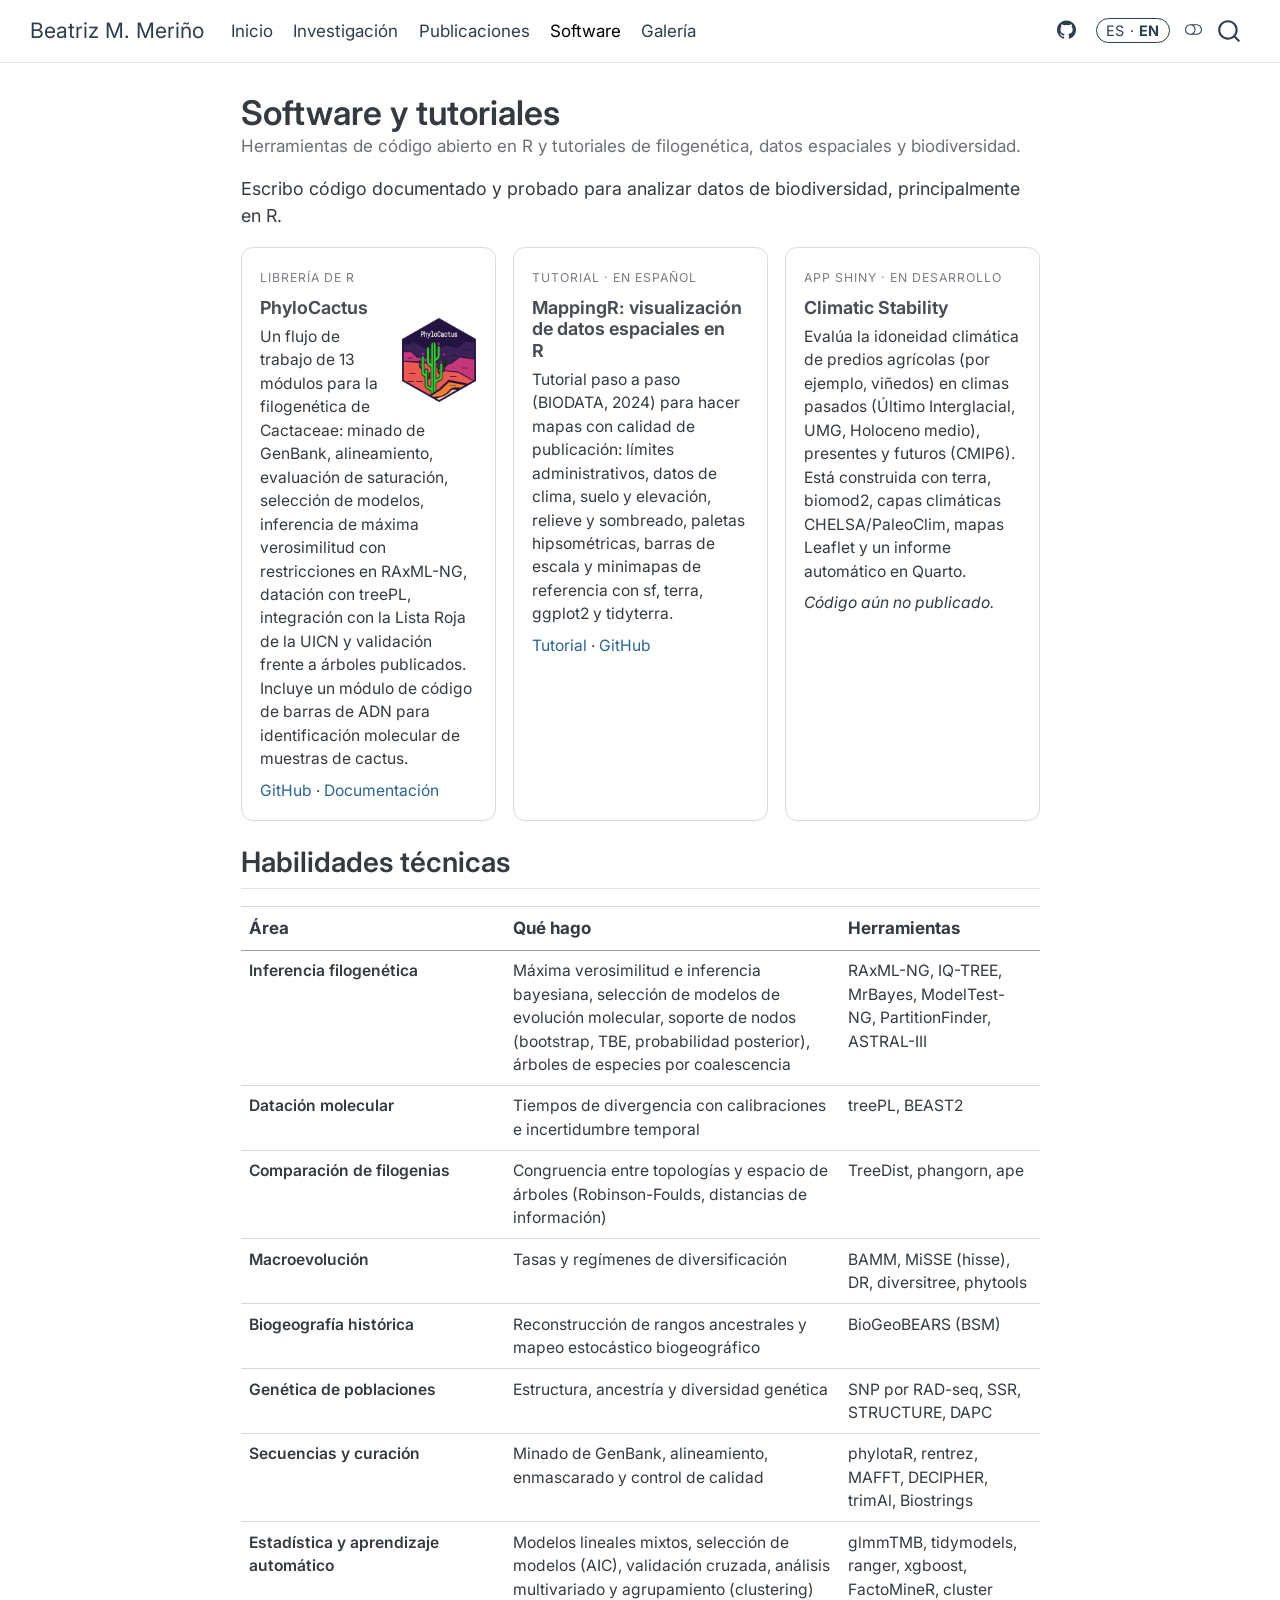
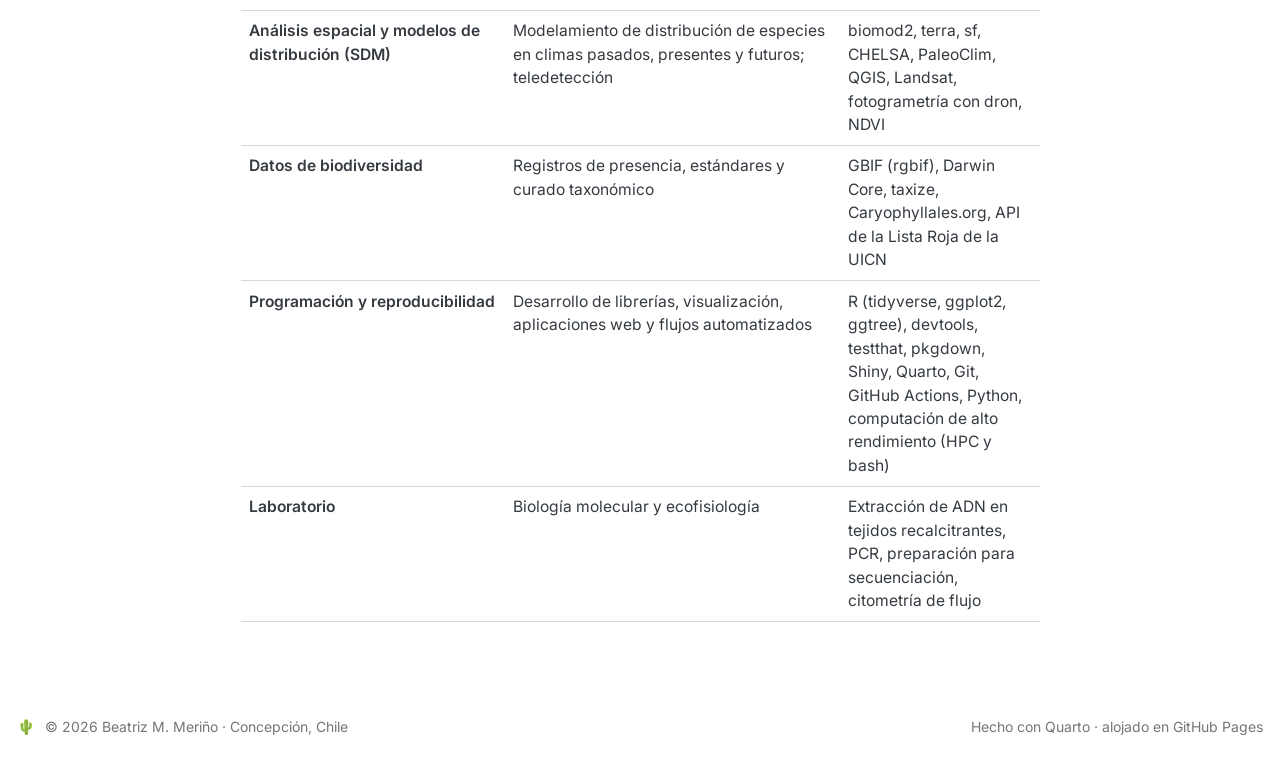
<file: software.html>
<!DOCTYPE html>
<html xmlns="http://www.w3.org/1999/xhtml" lang="es" xml:lang="es"><head>

<meta charset="utf-8">
<meta name="generator" content="quarto-1.11.9">

<meta name="viewport" content="width=device-width, initial-scale=1.0, user-scalable=yes">

<meta name="description" content="Herramientas de código abierto en R y tutoriales de filogenética, datos espaciales y biodiversidad.">

<title>Software y tutoriales – Beatriz M. Meriño</title>
<style>
/* Default styles provided by pandoc.
** See https://pandoc.org/MANUAL.html#variables-for-html for config info.
*/
span.smallcaps{font-variant: small-caps;}
div.columns{display: flex; gap: 1.5em;}
div.column{flex: auto;}
@media screen {
div.columns{gap: min(4vw, 1.5em);}
div.column{overflow-x: auto;}
}
div.hanging-indent{margin-left: 1.5em; text-indent: -1.5em;}
ul.task-list{list-style: none;}
ul.task-list li input[type="checkbox"] {
  width: 0.8em;
  margin: 0 0.8em 0.2em -1em; /* quarto-specific, see https://github.com/quarto-dev/quarto-cli/issues/4556 */ 
  vertical-align: middle;
}
</style>


<script src="site_libs/quarto-nav/quarto-nav.js"></script>
<script src="site_libs/quarto-nav/headroom.min.js"></script>
<script src="site_libs/clipboard/clipboard.min.js"></script>
<script src="site_libs/quarto-search/autocomplete.umd.js"></script>
<script src="site_libs/quarto-search/fuse.min.js"></script>
<script src="site_libs/quarto-search/quarto-search.js"></script>
<meta name="quarto:offset" content="./">
<link href="./assets/img/favicon.svg" rel="icon" type="image/svg+xml">
<script src="site_libs/quarto-html/quarto.js" type="module"></script>
<script src="site_libs/quarto-html/tabsets/tabsets.js" type="module"></script>
<script src="site_libs/quarto-html/scrollable-regions/scrollable-regions.js" type="module"></script>
<script src="site_libs/quarto-html/popper.min.js"></script>
<script src="site_libs/quarto-html/tippy.umd.min.js"></script>
<script src="site_libs/quarto-html/anchor.min.js"></script>
<link href="site_libs/quarto-html/tippy.css" rel="stylesheet">
<link href="site_libs/quarto-html/quarto-syntax-highlighting-1562915e16a7bb36b6a85835f6e478fd.css" rel="stylesheet" class="quarto-color-scheme" id="quarto-text-highlighting-styles">
<link href="site_libs/quarto-html/quarto-syntax-highlighting-dark-3fa94827e3dc895fff3ce93c1207c1b4.css" rel="stylesheet" class="quarto-color-scheme quarto-color-alternate" id="quarto-text-highlighting-styles">
<link href="site_libs/quarto-html/quarto-syntax-highlighting-1562915e16a7bb36b6a85835f6e478fd.css" rel="stylesheet" class="quarto-color-scheme-extra" id="quarto-text-highlighting-styles">
<script src="site_libs/bootstrap/bootstrap.min.js"></script>
<link href="site_libs/bootstrap/bootstrap-icons.css" rel="stylesheet">
<link href="site_libs/bootstrap/bootstrap-6e8d50689a359965cfccb2ff989ddf82.min.css" rel="stylesheet" append-hash="true" class="quarto-color-scheme" id="quarto-bootstrap" data-mode="light">
<link href="site_libs/bootstrap/bootstrap-dark-5677b13f6c5fc529923658b77eb05032.min.css" rel="stylesheet" append-hash="true" class="quarto-color-scheme quarto-color-alternate" id="quarto-bootstrap" data-mode="dark">
<link href="site_libs/bootstrap/bootstrap-6e8d50689a359965cfccb2ff989ddf82.min.css" rel="stylesheet" append-hash="true" class="quarto-color-scheme-extra" id="quarto-bootstrap" data-mode="light">
<script id="quarto-search-options" type="application/json">{
  "location": "navbar",
  "copy-button": false,
  "collapse-after": 3,
  "panel-placement": "end",
  "type": "overlay",
  "limit": 50,
  "keyboard-shortcut": [
    "f",
    "/",
    "s"
  ],
  "show-item-context": false,
  "language": {
    "search-no-results-text": "No se han encontrado resultados",
    "search-matching-documents-text": "documentos encontrados",
    "search-copy-link-title": "Copiar el enlace en la búsqueda",
    "search-hide-matches-text": "Ocultar resultados adicionales",
    "search-more-match-text": "resultado adicional en este documento",
    "search-more-matches-text": "resultados adicionales en este documento",
    "search-clear-button-title": "Borrar",
    "search-text-placeholder": "",
    "search-detached-cancel-button-title": "Cancelar",
    "search-submit-button-title": "Enviar",
    "search-label": "Buscar"
  }
}</script>
<style>html{ scroll-behavior: smooth; }</style>


<meta property="og:title" content="Software y tutoriales – Beatriz M. Meriño">
<meta property="og:description" content="Herramientas de código abierto en R y tutoriales de filogenética, datos espaciales y biodiversidad.">
<meta property="og:image" content="https://beeamerino.github.io/assets/img/phylocactus-logo.png">
<meta property="og:site_name" content="Beatriz M. Meriño">
<meta property="og:image:alt" content="Logo de PhyloCactus">
<meta property="og:image:height" content="240">
<meta property="og:image:width" content="212">
<meta name="twitter:title" content="Software y tutoriales – Beatriz M. Meriño">
<meta name="twitter:description" content="Herramientas de código abierto en R y tutoriales de filogenética, datos espaciales y biodiversidad.">
<meta name="twitter:image" content="https://beeamerino.github.io/assets/img/phylocactus-logo.png">
<meta name="twitter:image:alt" content="Logo de PhyloCactus">
<meta name="twitter:card" content="summary_large_image">
</head>

<body class="nav-fixed fullcontent quarto-light"><a id="quarto-skip-link" class="visually-hidden-focusable" href="#quarto-document-content">Saltar al contenido principal</a><script id="quarto-html-before-body" type="application/javascript">
    const toggleBodyColorMode = (bsSheetEl) => {
      const mode = bsSheetEl.getAttribute("data-mode");
      const bodyEl = window.document.querySelector("body");
      if (mode === "dark") {
        bodyEl.classList.add("quarto-dark");
        bodyEl.classList.remove("quarto-light");
      } else {
        bodyEl.classList.add("quarto-light");
        bodyEl.classList.remove("quarto-dark");
      }
    }
    const toggleBodyColorPrimary = () => {
      const bsSheetEl = window.document.querySelector("link#quarto-bootstrap:not([rel=disabled-stylesheet])");
      if (bsSheetEl) {
        toggleBodyColorMode(bsSheetEl);
      }
    }
    const setColorSchemeToggle = (alternate) => {
      const toggles = window.document.querySelectorAll('.quarto-color-scheme-toggle');
      for (let i=0; i < toggles.length; i++) {
        const toggle = toggles[i];
        if (toggle) {
          toggle.setAttribute("aria-checked", alternate ? "true" : "false");
          if (alternate) {
            toggle.classList.add("alternate");
          } else {
            toggle.classList.remove("alternate");
          }
        }
      }
    };
    const toggleColorMode = (alternate) => {
      // Switch the stylesheets
      const primaryStylesheets = window.document.querySelectorAll('link.quarto-color-scheme:not(.quarto-color-alternate)');
      const alternateStylesheets = window.document.querySelectorAll('link.quarto-color-scheme.quarto-color-alternate');
      manageTransitions('#quarto-margin-sidebar .nav-link', false);
      if (alternate) {
        // note: dark is layered on light, we don't disable primary!
        enableStylesheet(alternateStylesheets);
        for (const sheetNode of alternateStylesheets) {
          if (sheetNode.id === "quarto-bootstrap") {
            toggleBodyColorMode(sheetNode);
          }
        }
      } else {
        disableStylesheet(alternateStylesheets);
        enableStylesheet(primaryStylesheets)
        toggleBodyColorPrimary();
      }
      manageTransitions('#quarto-margin-sidebar .nav-link', true);
      // Switch the toggles
      setColorSchemeToggle(alternate)
    }
    // Hack to workaround the fact that safari doesn't
    // properly recolor the scrollbar when toggling (#1455).
    // Not run on load: stylesheets are set before first paint there, and
    // scrolling would undo the scroll to a URL fragment (#14973).
    // The one pixel nudge keeps the reader where they were.
    const refreshSafariScrollbar = () => {
      if (navigator.userAgent.indexOf('Safari') > 0 && navigator.userAgent.indexOf('Chrome') == -1) {
        manageTransitions("body", false);
        const scrollY = window.scrollY;
        window.scrollTo(0, scrollY > 0 ? scrollY - 1 : 1);
        setTimeout(() => {
          window.scrollTo(0, scrollY);
          manageTransitions("body", true);
        }, 40);
      }
    }
    const disableStylesheet = (stylesheets) => {
      for (let i=0; i < stylesheets.length; i++) {
        const stylesheet = stylesheets[i];
        stylesheet.rel = 'disabled-stylesheet';
      }
    }
    const enableStylesheet = (stylesheets) => {
      for (let i=0; i < stylesheets.length; i++) {
        const stylesheet = stylesheets[i];
        if(stylesheet.rel !== 'stylesheet') { // for Chrome, which will still FOUC without this check
          stylesheet.rel = 'stylesheet';
        }
      }
    }
    const manageTransitions = (selector, allowTransitions) => {
      const els = window.document.querySelectorAll(selector);
      for (let i=0; i < els.length; i++) {
        const el = els[i];
        if (allowTransitions) {
          el.classList.remove('notransition');
        } else {
          el.classList.add('notransition');
        }
      }
    }
    const isFileUrl = () => {
      return window.location.protocol === 'file:';
    }
    const hasAlternateSentinel = () => {
      let styleSentinel = getColorSchemeSentinel();
      if (styleSentinel !== null) {
        return styleSentinel === "alternate";
      } else {
        return false;
      }
    }
    const setStyleSentinel = (alternate) => {
      const value = alternate ? "alternate" : "default";
      if (!isFileUrl()) {
        window.localStorage.setItem("quarto-color-scheme", value);
      } else {
        localAlternateSentinel = value;
      }
    }
    const getColorSchemeSentinel = () => {
      if (!isFileUrl()) {
        const storageValue = window.localStorage.getItem("quarto-color-scheme");
        return storageValue != null ? storageValue : localAlternateSentinel;
      } else {
        return localAlternateSentinel;
      }
    }
    const toggleGiscusIfUsed = (isAlternate, darkModeDefault) => {
      const baseTheme = document.querySelector('#giscus-base-theme')?.value ?? 'light';
      const alternateTheme = document.querySelector('#giscus-alt-theme')?.value ?? 'dark';
      let newTheme = '';
      if(authorPrefersDark) {
        newTheme = isAlternate ? baseTheme : alternateTheme;
      } else {
        newTheme = isAlternate ? alternateTheme : baseTheme;
      }
      const changeGiscusTheme = () => {
        // From: https://github.com/giscus/giscus/issues/336
        const sendMessage = (message) => {
          const iframe = document.querySelector('iframe.giscus-frame');
          if (!iframe) return;
          iframe.contentWindow.postMessage({ giscus: message }, 'https://giscus.app');
        }
        sendMessage({
          setConfig: {
            theme: newTheme
          }
        });
      }
      const isGiscussLoaded = window.document.querySelector('iframe.giscus-frame') !== null;
      if (isGiscussLoaded) {
        changeGiscusTheme();
      }
    };
    const authorPrefersDark = false;
    const queryPrefersDark = window.matchMedia('(prefers-color-scheme: dark)');
    const darkModeDefault = queryPrefersDark.matches;
      document.querySelector('link#quarto-text-highlighting-styles.quarto-color-scheme-extra').rel = 'disabled-stylesheet';
      document.querySelector('link#quarto-bootstrap.quarto-color-scheme-extra').rel = 'disabled-stylesheet';
    let localAlternateSentinel = darkModeDefault ? 'alternate' : 'default';
    // Dark / light mode switch
    window.quartoToggleColorScheme = () => {
      // Read the current dark / light value
      let toAlternate = !hasAlternateSentinel();
      toggleColorMode(toAlternate);
      refreshSafariScrollbar();
      setStyleSentinel(toAlternate);
      toggleGiscusIfUsed(toAlternate, darkModeDefault);
      window.dispatchEvent(new Event('resize'));
    };
    queryPrefersDark.addEventListener("change", e => {
      if(window.localStorage.getItem("quarto-color-scheme") !== null)
        return;
      const alternate = e.matches
      toggleColorMode(alternate);
      refreshSafariScrollbar();
      localAlternateSentinel = e.matches ? 'alternate' : 'default'; // this is used alongside local storage!
      toggleGiscusIfUsed(alternate, darkModeDefault);
    });
    // Switch to dark mode if need be
    if (hasAlternateSentinel()) {
      toggleColorMode(true);
    } else {
      toggleColorMode(false);
    }
  </script>

<div id="quarto-search-results"></div>
  <header id="quarto-header" class="headroom fixed-top">
    <nav class="navbar navbar-expand-lg " data-bs-theme="dark" aria-label="Sitio web">
      <div class="navbar-container container-fluid">
      <div class="navbar-brand-container mx-auto">
    <a class="navbar-brand" href="./index.html">
    <span class="navbar-title">Beatriz M. Meriño</span>
    </a>
  </div>
          <button class="navbar-toggler" type="button" data-bs-toggle="collapse" data-bs-target="#navbarCollapse" aria-controls="navbarCollapse" aria-expanded="false" aria-label="Navegación de palanca" onclick="if (window.quartoToggleHeadroom) { window.quartoToggleHeadroom(); }">
  <span class="navbar-toggler-icon"></span>
</button>
          <div class="collapse navbar-collapse" id="navbarCollapse">
            <ul class="navbar-nav navbar-nav-scroll me-auto">
  <li class="nav-item">
    <a class="nav-link" href="./index.html"> 
<span class="menu-text">Inicio</span></a>
  </li>  
  <li class="nav-item">
    <a class="nav-link" href="./research.html"> 
<span class="menu-text">Investigación</span></a>
  </li>  
  <li class="nav-item">
    <a class="nav-link" href="./publications.html"> 
<span class="menu-text">Publicaciones</span></a>
  </li>  
  <li class="nav-item">
    <a class="nav-link active" href="./software.html" aria-current="page"> 
<span class="menu-text">Software</span></a>
  </li>  
  <li class="nav-item">
    <a class="nav-link" href="./gallery.html"> 
<span class="menu-text">Galería</span></a>
  </li>  
</ul>
            <ul class="navbar-nav navbar-nav-scroll ms-auto">
  <li class="nav-item compact">
    <a class="nav-link" href="https://github.com/beeamerino"> <i class="bi bi-github" role="img" aria-label="GitHub">
</i> 
<span class="menu-text"></span></a>
  </li>  
  <li class="nav-item">
    <a class="nav-link" href="./en/index.html"> 
<span class="menu-text">ES · <b>EN</b></span></a>
  </li>  
</ul>
          </div> <!-- /navcollapse -->
            <div class="quarto-navbar-tools">
  <button type="button" role="switch" aria-checked="false" class="quarto-color-scheme-toggle quarto-navigation-tool  px-1" onclick="window.quartoToggleColorScheme(); return false;" title="Alternar modo oscuro" aria-label="Alternar modo oscuro"><i class="bi"></i></button>
</div>
            <div id="quarto-search" class="" title="Buscar"></div>
      </div> <!-- /container-fluid -->
    </nav>
</header>
<!-- content -->
<div id="quarto-content" class="quarto-container page-columns page-rows-contents page-layout-article page-navbar">
<!-- sidebar -->
<!-- margin-sidebar -->
    
<!-- main -->
<main class="content" id="quarto-document-content" tabindex="-1">


<header id="title-block-header" class="quarto-title-block default">
<div class="quarto-title">
<h1 class="title">Software y tutoriales</h1>
</div>

<div>
  <div class="description">
    Herramientas de código abierto en R y tutoriales de filogenética, datos espaciales y biodiversidad.
  </div>
</div>


<div class="quarto-title-meta">

    
  
    
  </div>
  


</header>


<p><span class="lead-text">Escribo código documentado y probado para analizar datos de biodiversidad, principalmente en R.</span></p>
<div class="card-grid">
<div class="pcard">
<p><span class="kicker">Librería de R</span></p>
<section id="phylocactus" class="level4">
<h4 class="anchored" data-anchor-id="phylocactus">PhyloCactus</h4>
<p><img src="assets/img/phylocactus-logo.png" class="card-logo img-fluid" alt="Logo de PhyloCactus"></p>
<p>Un flujo de trabajo de 13 módulos para la filogenética de Cactaceae: minado de GenBank, alineamiento, evaluación de saturación, selección de modelos, inferencia de máxima verosimilitud con restricciones en RAxML-NG, datación con treePL, integración con la Lista Roja de la UICN y validación frente a árboles publicados. Incluye un módulo de código de barras de ADN para identificación molecular de muestras de cactus.</p>
<p><a href="https://github.com/beeamerino/PhyloCactus">GitHub</a> · <a href="https://beeamerino.github.io/PhyloCactus/">Documentación</a></p>
</section>
</div>
<div class="pcard">
<p><span class="kicker">Tutorial · en español</span></p>
<section id="mappingr-visualización-de-datos-espaciales-en-r" class="level4">
<h4 class="anchored" data-anchor-id="mappingr-visualización-de-datos-espaciales-en-r">MappingR: visualización de datos espaciales en R</h4>
<p>Tutorial paso a paso (BIODATA, 2024) para hacer mapas con calidad de publicación: límites administrativos, datos de clima, suelo y elevación, relieve y sombreado, paletas hipsométricas, barras de escala y minimapas de referencia con sf, terra, ggplot2 y tidyterra.</p>
<p><a href="https://beeamerino.github.io/BIODATA-MappingR/MappingR.html">Tutorial</a> · <a href="https://github.com/beeamerino/BIODATA-MappingR">GitHub</a></p>
</section>
</div>
<div class="pcard">
<p><span class="kicker">App Shiny · en desarrollo</span></p>
<section id="climatic-stability" class="level4">
<h4 class="anchored" data-anchor-id="climatic-stability">Climatic Stability</h4>
<p>Evalúa la idoneidad climática de predios agrícolas (por ejemplo, viñedos) en climas pasados (Último Interglacial, UMG, Holoceno medio), presentes y futuros (CMIP6). Está construida con terra, biomod2, capas climáticas CHELSA/PaleoClim, mapas Leaflet y un informe automático en Quarto.</p>
<p><em>Código aún no publicado.</em></p>
</section>
</div>
</div>
<section id="habilidades-técnicas" class="level2">
<h2 class="anchored" data-anchor-id="habilidades-técnicas">Habilidades técnicas</h2>
<div class="software-table">
<table class="caption-top table">
<colgroup>
<col style="width: 33%">
<col style="width: 33%">
<col style="width: 33%">
</colgroup>
<thead>
<tr class="header">
<th>Área</th>
<th>Qué hago</th>
<th>Herramientas</th>
</tr>
</thead>
<tbody>
<tr class="odd">
<td>Inferencia filogenética</td>
<td>Máxima verosimilitud e inferencia bayesiana, selección de modelos de evolución molecular, soporte de nodos (bootstrap, TBE, probabilidad posterior), árboles de especies por coalescencia</td>
<td>RAxML-NG, IQ-TREE, MrBayes, ModelTest-NG, PartitionFinder, ASTRAL-III</td>
</tr>
<tr class="even">
<td>Datación molecular</td>
<td>Tiempos de divergencia con calibraciones e incertidumbre temporal</td>
<td>treePL, BEAST2</td>
</tr>
<tr class="odd">
<td>Comparación de filogenias</td>
<td>Congruencia entre topologías y espacio de árboles (Robinson-Foulds, distancias de información)</td>
<td>TreeDist, phangorn, ape</td>
</tr>
<tr class="even">
<td>Macroevolución</td>
<td>Tasas y regímenes de diversificación</td>
<td>BAMM, MiSSE (hisse), DR, diversitree, phytools</td>
</tr>
<tr class="odd">
<td>Biogeografía histórica</td>
<td>Reconstrucción de rangos ancestrales y mapeo estocástico biogeográfico</td>
<td>BioGeoBEARS (BSM)</td>
</tr>
<tr class="even">
<td>Genética de poblaciones</td>
<td>Estructura, ancestría y diversidad genética</td>
<td>SNP por RAD-seq, SSR, STRUCTURE, DAPC</td>
</tr>
<tr class="odd">
<td>Secuencias y curación</td>
<td>Minado de GenBank, alineamiento, enmascarado y control de calidad</td>
<td>phylotaR, rentrez, MAFFT, DECIPHER, trimAl, Biostrings</td>
</tr>
<tr class="even">
<td>Estadística y aprendizaje automático</td>
<td>Modelos lineales mixtos, selección de modelos (AIC), validación cruzada, análisis multivariado y agrupamiento (clustering)</td>
<td>glmmTMB, tidymodels, ranger, xgboost, FactoMineR, cluster</td>
</tr>
<tr class="odd">
<td>Análisis espacial y modelos de distribución (SDM)</td>
<td>Modelamiento de distribución de especies en climas pasados, presentes y futuros; teledetección</td>
<td>biomod2, terra, sf, CHELSA, PaleoClim, QGIS, Landsat, fotogrametría con dron, NDVI</td>
</tr>
<tr class="even">
<td>Datos de biodiversidad</td>
<td>Registros de presencia, estándares y curado taxonómico</td>
<td>GBIF (rgbif), Darwin Core, taxize, Caryophyllales.org, API de la Lista Roja de la UICN</td>
</tr>
<tr class="odd">
<td>Programación y reproducibilidad</td>
<td>Desarrollo de librerías, visualización, aplicaciones web y flujos automatizados</td>
<td>R (tidyverse, ggplot2, ggtree), devtools, testthat, pkgdown, Shiny, Quarto, Git, GitHub Actions, Python, computación de alto rendimiento (HPC y bash)</td>
</tr>
<tr class="even">
<td>Laboratorio</td>
<td>Biología molecular y ecofisiología</td>
<td>Extracción de ADN en tejidos recalcitrantes, PCR, preparación para secuenciación, citometría de flujo</td>
</tr>
</tbody>
</table>
</div>


</section>

<a onclick="window.scrollTo(0, 0); return false;" role="button" id="quarto-back-to-top"><i class="bi bi-arrow-up"></i> Volver arriba</a></main> <!-- /main -->
<script>
/* ES/EN switch: points the navbar language link to the same page in the other language.
   Spanish pages live at the root (/research.html), English ones under /en/ (/en/research.html). */
(function () {
  var link = Array.prototype.find.call(document.querySelectorAll("a.nav-link"), function (a) {
    return /^\s*ES\s*·\s*EN\s*$/.test(a.textContent);
  });
  if (!link) return;
  link.setAttribute("aria-label", /\/en\//.test(window.location.pathname) ? "Leer en español" : "Read in English");
  link.classList.add("lang-toggle");
  var path = window.location.pathname;
  var file = path.split("/").pop() || "index.html";
  if (file === "404.html" || !/\.html$/.test(file)) file = "index.html";
  var inEnglish = /\/en\/[^\/]*$/.test(path);
  link.setAttribute("href", inEnglish ? "/" + file : "/en/" + file);
  link.setAttribute("hreflang", inEnglish ? "es" : "en");
})();
</script>
<script id="quarto-html-after-body" type="application/javascript">
  window.document.addEventListener("DOMContentLoaded", function (event) {
    // Ensure there is a toggle, if there isn't float one in the top right
    if (window.document.querySelector('.quarto-color-scheme-toggle') === null) {
      const toggle = window.document.createElement('button');
      toggle.type = "button";
      toggle.setAttribute("role", "switch");
      toggle.setAttribute("aria-checked", "false");
      toggle.classList.add('top-right');
      toggle.classList.add('quarto-color-scheme-toggle');
      toggle.setAttribute("aria-label", "Alternar modo oscuro");
      toggle.onclick = function() { try { window.quartoToggleColorScheme(); } catch {} return false; };
      const i = window.document.createElement("i");
      i.classList.add('bi');
      toggle.appendChild(i);
      // Put the toggle in a landmark of its own, so that landmark navigation
      // can reach it.
      //
      // The container is always a fresh direct child of body, and the toggle is
      // never moved into page furniture that the theme or the author controls.
      // The toggle is positioned against the page, so any ancestor that
      // establishes a containing block captures it: a positioned element or a
      // grid for position: absolute, and transform, filter, will-change or
      // contain for position: fixed. A direct child of body has none of these
      // to inherit, and the shift when one appears is silent and visual.
      //
      // ARIA says a document should have at most one banner, and axe reports a
      // duplicate whether or not the banners carry distinct labels. So use a
      // header when the page has no banner yet, and a named region otherwise.
      //
      // A header is a banner wherever it sits, unless it is inside sectioning
      // content, so this cannot just look at the children of body: a custom
      // page layout wraps the title block header in a plain div. An explicit
      // role="banner" always counts.
      const sectioning = 'article, aside, main, nav, section, [role="article"], [role="complementary"], [role="main"], [role="navigation"], [role="region"]';
      const hasBanner = Array.from(
        window.document.querySelectorAll('header:not([role]), [role="banner"]')
      ).some(function(el) {
        return el.hasAttribute("role") || el.closest(sectioning) === null;
      });
      const container = window.document.createElement(hasBanner ? "div" : "header");
      if (hasBanner) {
        container.setAttribute("role", "region");
        container.setAttribute("aria-label", "Alternar modo oscuro");
      }
      container.classList.add('quarto-color-scheme-toggle-container');
      container.appendChild(toggle);
      window.document.body.appendChild(container);
    }
    setColorSchemeToggle(hasAlternateSentinel())
    const icon = "";
    const anchorJS = new window.AnchorJS();
    anchorJS.options = {
      placement: 'right',
      icon: icon
    };
    anchorJS.add('.anchored');
    const isCodeAnnotation = (el) => {
      for (const clz of el.classList) {
        if (clz.startsWith('code-annotation-')) {                     
          return true;
        }
      }
      return false;
    }
    const onCopySuccess = function(e) {
      // button target
      const button = e.trigger;
      // don't keep focus
      button.blur();
      // flash "checked"
      button.classList.add('code-copy-button-checked');
      var currentTitle = button.getAttribute("title");
      button.setAttribute("title", "Copiado");
      let tooltip;
      if (window.bootstrap) {
        button.setAttribute("data-bs-toggle", "tooltip");
        button.setAttribute("data-bs-placement", "left");
        button.setAttribute("data-bs-title", "Copiado");
        tooltip = new bootstrap.Tooltip(button, 
          { trigger: "manual", 
            customClass: "code-copy-button-tooltip",
            offset: [0, -8]});
        tooltip.show();    
      }
      setTimeout(function() {
        if (tooltip) {
          tooltip.hide();
          button.removeAttribute("data-bs-title");
          button.removeAttribute("data-bs-toggle");
          button.removeAttribute("data-bs-placement");
        }
        button.setAttribute("title", currentTitle);
        button.classList.remove('code-copy-button-checked');
      }, 1000);
      // clear code selection
      e.clearSelection();
    }
    const getTextToCopy = function(trigger) {
      const outerScaffold = trigger.parentElement.cloneNode(true);
      const codeEl = outerScaffold.querySelector('code');
      for (const childEl of codeEl.children) {
        if (isCodeAnnotation(childEl)) {
          childEl.remove();
        }
      }
      return codeEl.innerText;
    }
    const clipboard = new window.ClipboardJS('.code-copy-button:not([data-in-quarto-modal])', {
      text: getTextToCopy
    });
    clipboard.on('success', onCopySuccess);
    if (window.document.getElementById('quarto-embedded-source-code-modal')) {
      const clipboardModal = new window.ClipboardJS('.code-copy-button[data-in-quarto-modal]', {
        text: getTextToCopy,
        container: window.document.getElementById('quarto-embedded-source-code-modal')
      });
      clipboardModal.on('success', onCopySuccess);
    }
      var localhostRegex = new RegExp(/^(?:http|https):\/\/localhost\:?[0-9]*\//);
      var mailtoRegex = new RegExp(/^mailto:/);
        var filterRegex = new RegExp("https:\/\/beeamerino\.github\.io");
      const newWindowLabel = "(opens in a new tab)";
      const newWindowNoteId = "quarto-ext-newwindow-label";
      // Links reference one hidden label through aria-describedby, so the
      // announcement never changes their accessible name.
      var describeNewWindow = (link) => {
        if (!window.document.getElementById(newWindowNoteId)) {
          var newWindowNote = window.document.createElement("span");
          newWindowNote.id = newWindowNoteId;
          newWindowNote.hidden = true;
          newWindowNote.textContent = newWindowLabel;
          window.document.body.appendChild(newWindowNote);
        }
        var describedBy = (link.getAttribute("aria-describedby") || "").split(/\s+/).filter(Boolean);
        if (!describedBy.includes(newWindowNoteId)) {
          describedBy.push(newWindowNoteId);
          link.setAttribute("aria-describedby", describedBy.join(" "));
        }
      }
      var isInternal = (href) => {
          return filterRegex.test(href) || localhostRegex.test(href) || mailtoRegex.test(href);
      }
      // Inspect non-navigation links and adorn them if external
      window.quartoDecorateExternalLinks = function (root) {
     var links = (root || window.document).querySelectorAll('a[href]:not(.nav-link):not(.navbar-brand):not(.toc-action):not(.sidebar-link):not(.sidebar-item-toggle):not(.pagination-link):not(.no-external):not([aria-hidden]):not(.dropdown-item):not(.quarto-navigation-tool):not(.about-link)');
      for (var i=0; i<links.length; i++) {
        const link = links[i];
        if (!isInternal(link.href)) {
          // undo the damage that might have been done by quarto-nav.js in the case of
          // links that we want to consider external
          if (link.dataset.originalHref !== undefined) {
            link.href = link.dataset.originalHref;
          }
            // target, if specified
            link.setAttribute("target", "_blank");
            if (link.getAttribute("rel") === null) {
              link.setAttribute("rel", "noopener");
            }
            describeNewWindow(link);
          if (!link.classList.contains('no-external-icon')) {
          }
        }
      }
      };
      window.quartoDecorateExternalLinks(window.document);
    // Esc closes the popup (WCAG 1.4.13) and focus leaving both trigger and
    // popup closes it (WCAG 2.4.11); tippy handles neither for interactive popups.
    const hideOnEscAndFocusOut = {
      name: 'hideOnEscAndFocusOut',
      defaultValue: true,
      fn(instance) {
        const dismiss = () => {
          // A show scheduled by the trigger delay would otherwise reopen it
          instance.clearDelayTimeouts();
          instance.hide();
        };
        const onKeyDown = (event) => {
          if (event.key !== 'Escape') {
            return;
          }
          // Keep Esc from also reaching page handlers (e.g. reveal.js overview),
          // except an open reveal.js slide menu, which Esc should close too.
          // The menu handles keys only when its keyboard option is on.
          const menuHandlesEsc = window.Reveal?.getPlugin?.('menu')?.isOpen() &&
            window.Reveal.getConfig().menu?.keyboard !== false;
          if (!menuHandlesEsc) {
            event.stopPropagation();
          }
          if (instance.popper.contains(window.document.activeElement)) {
            // Disabled while refocusing so the focus trigger does not reopen it
            instance.disable();
            instance.reference.focus();
            instance.enable();
          }
          dismiss();
        };
        const onFocusOut = (event) => {
          const target = event.relatedTarget;
          if (target && !instance.reference.contains(target) &&
              !instance.popper.contains(target)) {
            dismiss();
          }
        };
        // On the trigger too: a click trigger (code-annotations: select) has no
        // blur handling. Attached for the instance's lifetime so leaving the
        // trigger also cancels a show still pending on the trigger delay.
        instance.reference.addEventListener('focusout', onFocusOut);
        return {
          onShow() {
            window.document.addEventListener('keydown', onKeyDown, true);
            instance.popper.addEventListener('focusout', onFocusOut);
          },
          onHide() {
            window.document.removeEventListener('keydown', onKeyDown, true);
            instance.popper.removeEventListener('focusout', onFocusOut);
          },
          onDestroy() {
            instance.reference.removeEventListener('focusout', onFocusOut);
          },
        };
      },
    };
    function tippyHover(el, contentFn, onTriggerFn, onUntriggerFn) {
      const config = {
        allowHTML: true,
        maxWidth: 500,
        delay: 100,
        arrow: false,
        appendTo: function(el) {
            return el.parentElement;
        },
        interactive: true,
        interactiveBorder: 10,
        theme: 'quarto',
        placement: 'bottom-start',
        plugins: [hideOnEscAndFocusOut],
      };
      if (contentFn) {
        config.content = contentFn;
      }
      if (onTriggerFn) {
        config.onTrigger = onTriggerFn;
      }
      if (onUntriggerFn) {
        config.onUntrigger = onUntriggerFn;
      }
      window.tippy(el, config); 
    }
    const noterefs = window.document.querySelectorAll('a[role="doc-noteref"]');
    for (var i=0; i<noterefs.length; i++) {
      const ref = noterefs[i];
      tippyHover(ref, function() {
        // use id or data attribute instead here
        let href = ref.getAttribute('data-footnote-href') || ref.getAttribute('href');
        try { href = new URL(href).hash; } catch {}
        const id = href.replace(/^#\/?/, "");
        const note = window.document.getElementById(id);
        if (note) {
          return note.innerHTML;
        } else {
          return "";
        }
      });
    }
    const xrefs = window.document.querySelectorAll('a.quarto-xref');
    const processXRef = (id, note) => {
      // Strip column container classes
      const stripColumnClz = (el) => {
        el.classList.remove("page-full", "page-columns");
        if (el.children) {
          for (const child of el.children) {
            stripColumnClz(child);
          }
        }
      }
      stripColumnClz(note)
      if (id === null || id.startsWith('sec-')) {
        // Special case sections, only their first couple elements
        const container = document.createElement("div");
        if (note.children && note.children.length > 2) {
          container.appendChild(note.children[0].cloneNode(true));
          for (let i = 1; i < note.children.length; i++) {
            const child = note.children[i];
            if (child.tagName === "P" && child.innerText === "") {
              continue;
            } else {
              container.appendChild(child.cloneNode(true));
              break;
            }
          }
          if (window.Quarto?.typesetMath) {
            window.Quarto.typesetMath(container);
          }
          return container.innerHTML
        } else {
          if (window.Quarto?.typesetMath) {
            window.Quarto.typesetMath(note);
          }
          return note.innerHTML;
        }
      } else {
        // Remove any anchor links if they are present
        const anchorLink = note.querySelector('a.anchorjs-link');
        if (anchorLink) {
          anchorLink.remove();
        }
        if (window.Quarto?.typesetMath) {
          window.Quarto.typesetMath(note);
        }
        if (note.classList.contains("callout")) {
          return note.outerHTML;
        } else {
          return note.innerHTML;
        }
      }
    }
    for (var i=0; i<xrefs.length; i++) {
      const xref = xrefs[i];
      tippyHover(xref, undefined, function(instance) {
        instance.disable();
        let url = xref.getAttribute('href');
        let hash = undefined; 
        if (url.startsWith('#')) {
          hash = url;
        } else {
          try { hash = new URL(url).hash; } catch {}
        }
        if (hash) {
          const id = hash.replace(/^#\/?/, "");
          const note = window.document.getElementById(id);
          if (note !== null) {
            try {
              const html = processXRef(id, note.cloneNode(true));
              instance.setContent(html);
            } finally {
              instance.enable();
              instance.show();
            }
          } else {
            // See if we can fetch this
            fetch(url.split('#')[0])
            .then(res => res.text())
            .then(html => {
              const parser = new DOMParser();
              const htmlDoc = parser.parseFromString(html, "text/html");
              const note = htmlDoc.getElementById(id);
              if (note !== null) {
                const html = processXRef(id, note);
                instance.setContent(html);
              } 
            }).finally(() => {
              instance.enable();
              instance.show();
            });
          }
        } else {
          // See if we can fetch a full url (with no hash to target)
          // This is a special case and we should probably do some content thinning / targeting
          fetch(url)
          .then(res => res.text())
          .then(html => {
            const parser = new DOMParser();
            const htmlDoc = parser.parseFromString(html, "text/html");
            const note = htmlDoc.querySelector('main.content');
            if (note !== null) {
              // This should only happen for chapter cross references
              // (since there is no id in the URL)
              // remove the first header
              if (note.children.length > 0 && note.children[0].tagName === "HEADER") {
                note.children[0].remove();
              }
              const html = processXRef(null, note);
              instance.setContent(html);
            } 
          }).finally(() => {
            instance.enable();
            instance.show();
          });
        }
      }, function(instance) {
      });
    }
        let selectedAnnoteEl;
        const selectorForAnnotation = ( cell, annotation) => {
          let cellAttr = 'data-code-cell="' + cell + '"';
          let lineAttr = 'data-code-annotation="' +  annotation + '"';
          const selector = 'span[' + cellAttr + '][' + lineAttr + ']';
          return selector;
        }
        const selectCodeLines = (annoteEl) => {
          const doc = window.document;
          const targetCell = annoteEl.getAttribute("data-target-cell");
          const targetAnnotation = annoteEl.getAttribute("data-target-annotation");
          const annoteSpan = window.document.querySelector(selectorForAnnotation(targetCell, targetAnnotation));
          const lines = annoteSpan.getAttribute("data-code-lines").split(",");
          const lineIds = lines.map((line) => {
            return targetCell + "-" + line;
          })
          // Each band is positioned against its own containing block, which is
          // not the offsetParent of the lines, so place it from client rects.
          const placeBand = (band, firstEl, lastEl, codeBlock) => {
            const container = band.offsetParent;
            if (container === null) {
              return;
            }
            const containerRect = container.getBoundingClientRect();
            // Reveal.js scales slides with a transform, so convert client
            // pixels back to the CSS pixels of the container.
            const scale = containerRect.height / container.offsetHeight || 1;
            const firstRect = firstEl.getBoundingClientRect();
            const lastRect = lastEl.getBoundingClientRect();
            const top = (firstRect.top - containerRect.top) / scale - container.clientTop + container.scrollTop;
            const height = (lastRect.bottom - firstRect.top) / scale;
            band.style.top = top - 2 + "px";
            band.style.height = height + 4 + "px";
            if (codeBlock) {
              // Without the copy button wrapper, the containing block is wider
              // than the code block, so span the code block explicitly.
              const blockRect = codeBlock.getBoundingClientRect();
              band.style.left = (blockRect.left - containerRect.left) / scale - container.clientLeft + container.scrollLeft + "px";
              band.style.width = blockRect.width / scale + "px";
            }
          };
          if (lineIds.length > 0) {
            const el = window.document.getElementById(lineIds[0]);
            const lastEl = window.document.getElementById(lineIds[lineIds.length - 1]);
            const parent = el.parentElement.parentElement;
            // cook up a div (if necessary) and position it
            let div = window.document.getElementById("code-annotation-line-highlight");
            if (div === null) {
              div = window.document.createElement("div");
              div.setAttribute("id", "code-annotation-line-highlight");
              div.style.position = 'absolute';
              parent.appendChild(div);
            }
            placeBand(div, el, lastEl, parent.closest("div.sourceCode") || parent);
            let gutterDiv = window.document.getElementById("code-annotation-line-highlight-gutter");
            if (gutterDiv === null) {
              gutterDiv = window.document.createElement("div");
              gutterDiv.setAttribute("id", "code-annotation-line-highlight-gutter");
              gutterDiv.style.position = 'absolute';
              const codeCell = window.document.getElementById(targetCell);
              const gutter = codeCell.querySelector('.code-annotation-gutter');
              gutter.appendChild(gutterDiv);
            }
            placeBand(gutterDiv, el, lastEl);
            selectedAnnoteEl = annoteEl;
          }
        };
        const unselectCodeLines = () => {
          const elementsIds = ["code-annotation-line-highlight", "code-annotation-line-highlight-gutter"];
          elementsIds.forEach((elId) => {
            const div = window.document.getElementById(elId);
            if (div) {
              div.remove();
            }
          });
          selectedAnnoteEl = undefined;
        };
          // Handle positioning of the toggle
      window.addEventListener(
        "resize",
        throttle(() => {
          elRect = undefined;
          if (selectedAnnoteEl) {
            selectCodeLines(selectedAnnoteEl);
          }
        }, 10)
      );
      function throttle(fn, ms) {
      let throttle = false;
      let timer;
        return (...args) => {
          if(!throttle) { // first call gets through
              fn.apply(this, args);
              throttle = true;
          } else { // all the others get throttled
              if(timer) clearTimeout(timer); // cancel #2
              timer = setTimeout(() => {
                fn.apply(this, args);
                timer = throttle = false;
              }, ms);
          }
        };
      }
        // Attach click handler to the DT
        const annoteDls = window.document.querySelectorAll('dt[data-target-cell]');
        for (const annoteDlNode of annoteDls) {
          annoteDlNode.addEventListener('click', (event) => {
            const clickedEl = event.target;
            if (clickedEl !== selectedAnnoteEl) {
              unselectCodeLines();
              const activeEl = window.document.querySelector('dt[data-target-cell].code-annotation-active');
              if (activeEl) {
                activeEl.classList.remove('code-annotation-active');
              }
              selectCodeLines(clickedEl);
              clickedEl.classList.add('code-annotation-active');
            } else {
              // Unselect the line
              unselectCodeLines();
              clickedEl.classList.remove('code-annotation-active');
            }
          });
        }
    const findCites = (el) => {
      const parentEl = el.parentElement;
      if (parentEl) {
        const cites = parentEl.dataset.cites;
        if (cites) {
          return {
            el,
            cites: cites.split(' ')
          };
        } else {
          return findCites(el.parentElement)
        }
      } else {
        return undefined;
      }
    };
    var bibliorefs = window.document.querySelectorAll('a[role="doc-biblioref"]');
    for (var i=0; i<bibliorefs.length; i++) {
      const ref = bibliorefs[i];
      const citeInfo = findCites(ref);
      if (citeInfo) {
        tippyHover(citeInfo.el, function() {
          var popup = window.document.createElement('div');
          citeInfo.cites.forEach(function(cite) {
            var citeDiv = window.document.createElement('div');
            citeDiv.classList.add('hanging-indent');
            citeDiv.classList.add('csl-entry');
            var biblioDiv = window.document.getElementById('ref-' + cite);
            if (biblioDiv) {
              citeDiv.innerHTML = biblioDiv.innerHTML;
            }
            popup.appendChild(citeDiv);
          });
          return popup.innerHTML;
        });
      }
    }
  });
  </script>
  <script type="application/javascript">
  window.quartoScrollableRegionsLabels = {"code":"Código desplazable","output":"Salida desplazable"};
  </script>
</div> <!-- /content -->
<footer class="footer">
  <div class="nav-footer">
    <div class="nav-footer-left">
<p><span class="cactus-emoji footer-cactus" aria-hidden="true">🌵</span> © 2026 Beatriz M. Meriño · Concepción, Chile</p>
</div>   
    <div class="nav-footer-center">
      &nbsp;
    </div>
    <div class="nav-footer-right">
<p>Hecho con <a href="https://quarto.org">Quarto</a> · alojado en GitHub Pages</p>
</div>
  </div>
</footer>




<script src="site_libs/quarto-html/zenscroll-min.js"></script>
</body></html>
</file>
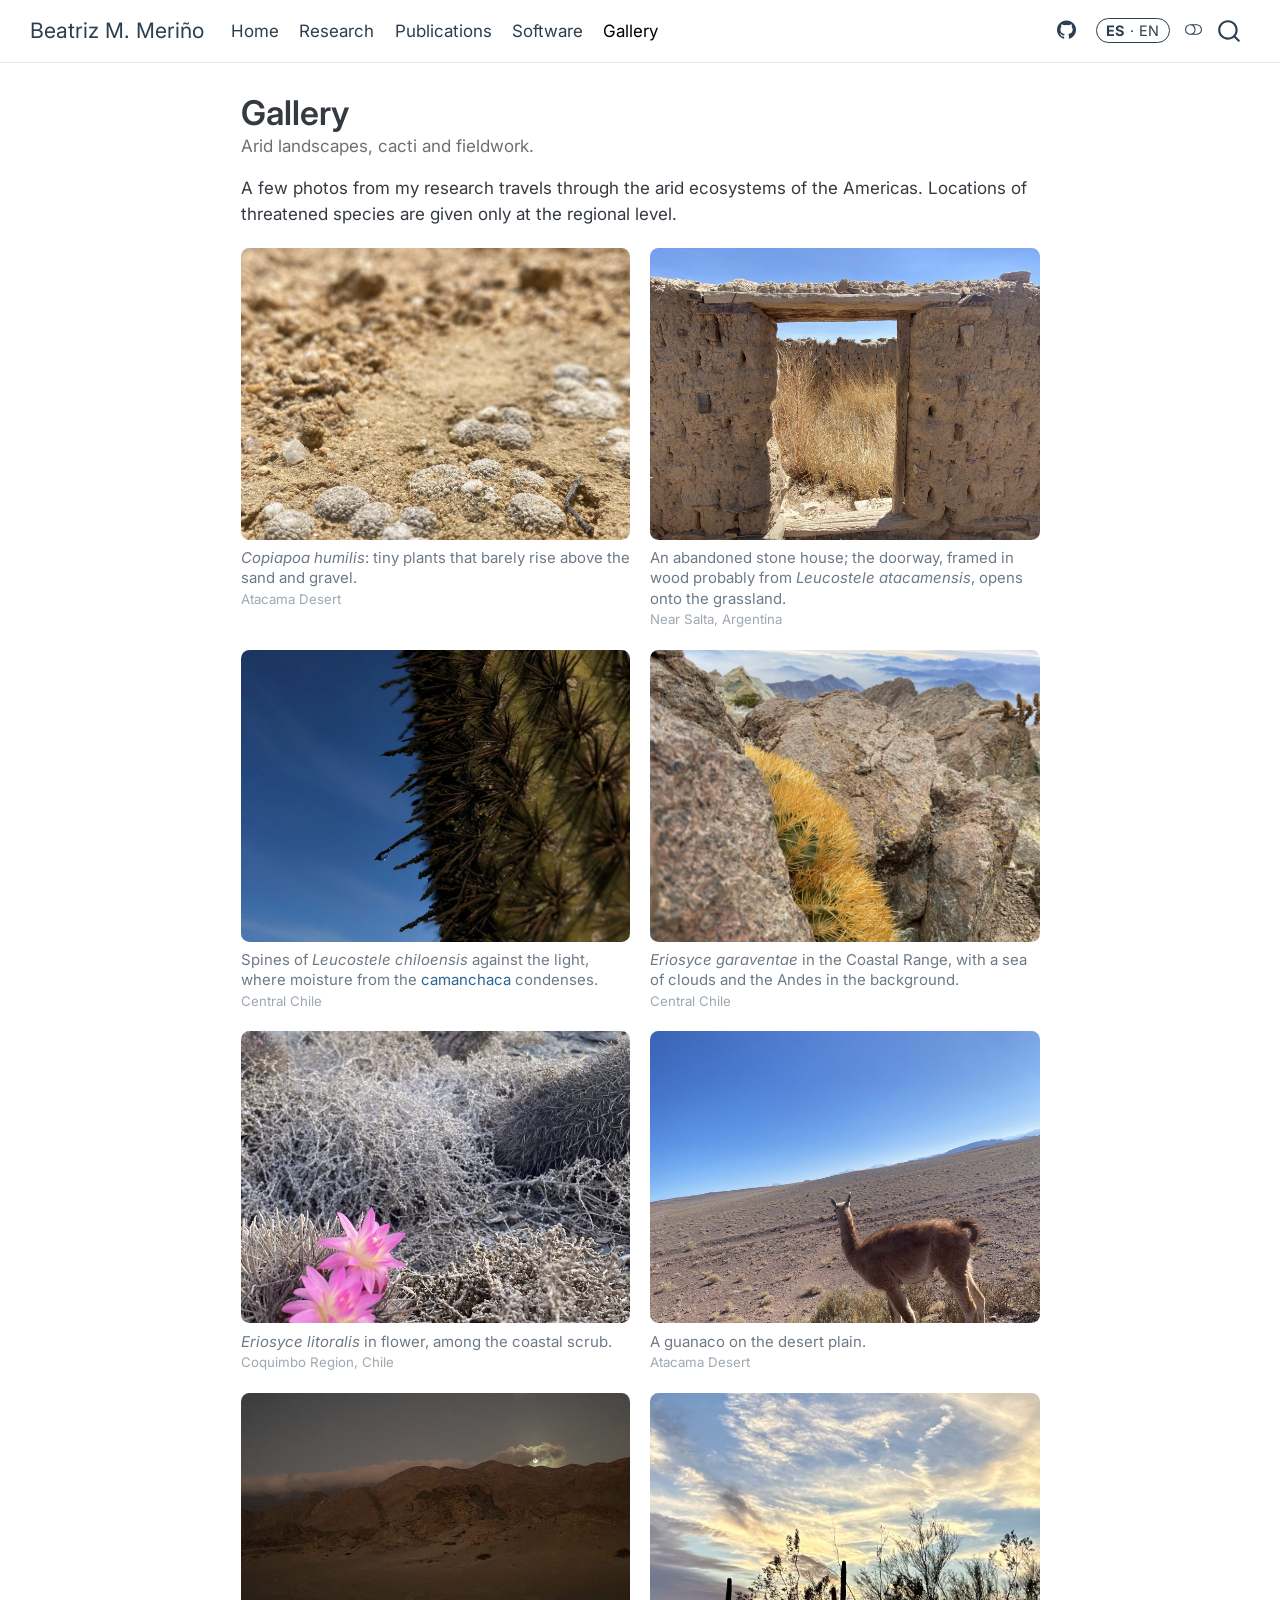
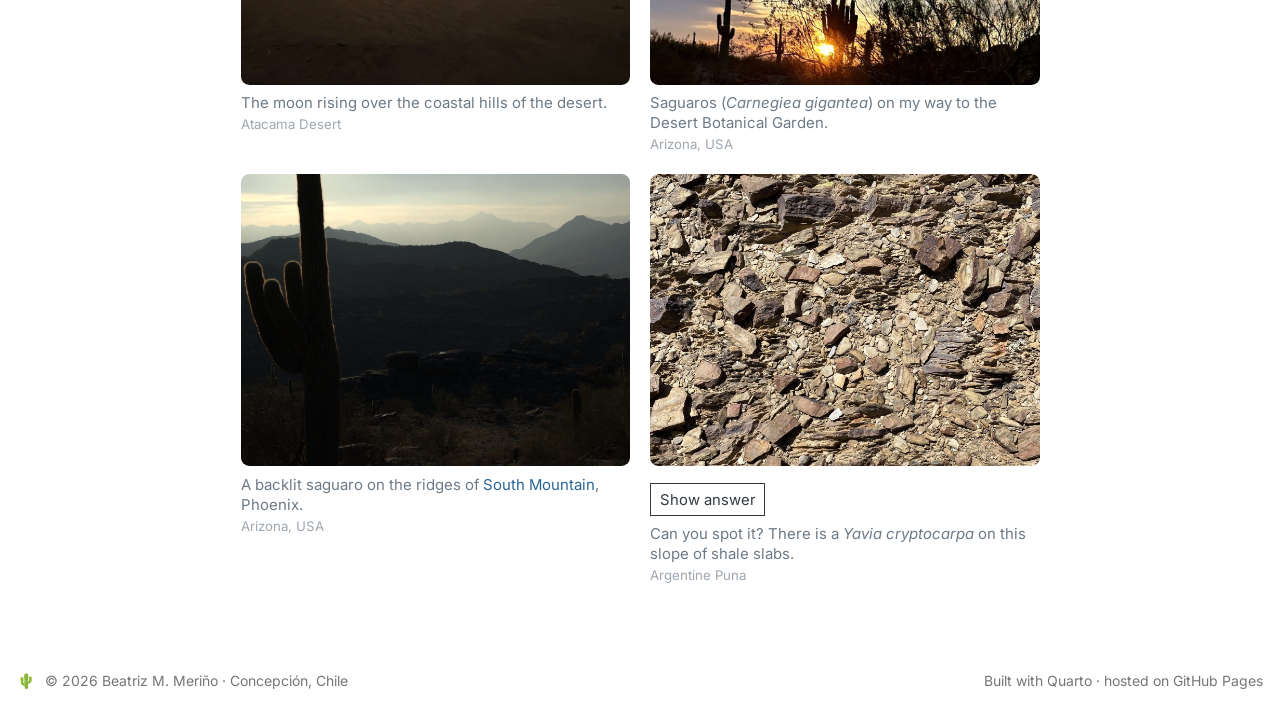
<file: en/gallery.html>
<!DOCTYPE html>
<html xmlns="http://www.w3.org/1999/xhtml" lang="en-US" xml:lang="en-US"><head>

<meta charset="utf-8">
<meta name="generator" content="quarto-1.11.9">

<meta name="viewport" content="width=device-width, initial-scale=1.0, user-scalable=yes">

<meta name="description" content="Arid landscapes, cacti and fieldwork.">

<title>Gallery – Beatriz M. Meriño</title>
<style>
/* Default styles provided by pandoc.
** See https://pandoc.org/MANUAL.html#variables-for-html for config info.
*/
span.smallcaps{font-variant: small-caps;}
div.columns{display: flex; gap: 1.5em;}
div.column{flex: auto;}
@media screen {
div.columns{gap: min(4vw, 1.5em);}
div.column{overflow-x: auto;}
}
div.hanging-indent{margin-left: 1.5em; text-indent: -1.5em;}
ul.task-list{list-style: none;}
ul.task-list li input[type="checkbox"] {
  width: 0.8em;
  margin: 0 0.8em 0.2em -1em; /* quarto-specific, see https://github.com/quarto-dev/quarto-cli/issues/4556 */ 
  vertical-align: middle;
}
</style>


<script src="../site_libs/quarto-nav/quarto-nav.js"></script>
<script src="../site_libs/quarto-nav/headroom.min.js"></script>
<script src="../site_libs/clipboard/clipboard.min.js"></script>
<script src="../site_libs/quarto-search/autocomplete.umd.js"></script>
<script src="../site_libs/quarto-search/fuse.min.js"></script>
<script src="../site_libs/quarto-search/quarto-search.js"></script>
<meta name="quarto:offset" content="../">
<link href="../assets/img/favicon.svg" rel="icon" type="image/svg+xml">
<script src="../site_libs/quarto-html/quarto.js" type="module"></script>
<script src="../site_libs/quarto-html/tabsets/tabsets.js" type="module"></script>
<script src="../site_libs/quarto-html/scrollable-regions/scrollable-regions.js" type="module"></script>
<script src="../site_libs/quarto-html/popper.min.js"></script>
<script src="../site_libs/quarto-html/tippy.umd.min.js"></script>
<script src="../site_libs/quarto-html/anchor.min.js"></script>
<link href="../site_libs/quarto-html/tippy.css" rel="stylesheet">
<link href="../site_libs/quarto-html/quarto-syntax-highlighting-1562915e16a7bb36b6a85835f6e478fd.css" rel="stylesheet" class="quarto-color-scheme" id="quarto-text-highlighting-styles">
<link href="../site_libs/quarto-html/quarto-syntax-highlighting-dark-3fa94827e3dc895fff3ce93c1207c1b4.css" rel="stylesheet" class="quarto-color-scheme quarto-color-alternate" id="quarto-text-highlighting-styles">
<link href="../site_libs/quarto-html/quarto-syntax-highlighting-1562915e16a7bb36b6a85835f6e478fd.css" rel="stylesheet" class="quarto-color-scheme-extra" id="quarto-text-highlighting-styles">
<script src="../site_libs/bootstrap/bootstrap.min.js"></script>
<link href="../site_libs/bootstrap/bootstrap-icons.css" rel="stylesheet">
<link href="../site_libs/bootstrap/bootstrap-6e8d50689a359965cfccb2ff989ddf82.min.css" rel="stylesheet" append-hash="true" class="quarto-color-scheme" id="quarto-bootstrap" data-mode="light">
<link href="../site_libs/bootstrap/bootstrap-dark-5677b13f6c5fc529923658b77eb05032.min.css" rel="stylesheet" append-hash="true" class="quarto-color-scheme quarto-color-alternate" id="quarto-bootstrap" data-mode="dark">
<link href="../site_libs/bootstrap/bootstrap-6e8d50689a359965cfccb2ff989ddf82.min.css" rel="stylesheet" append-hash="true" class="quarto-color-scheme-extra" id="quarto-bootstrap" data-mode="light">
<script id="quarto-search-options" type="application/json">{
  "location": "navbar",
  "copy-button": false,
  "collapse-after": 3,
  "panel-placement": "end",
  "type": "overlay",
  "limit": 50,
  "keyboard-shortcut": [
    "f",
    "/",
    "s"
  ],
  "show-item-context": false,
  "language": {
    "search-no-results-text": "No results",
    "search-matching-documents-text": "matching documents",
    "search-copy-link-title": "Copy link to search",
    "search-hide-matches-text": "Hide additional matches",
    "search-more-match-text": "more match in this document",
    "search-more-matches-text": "more matches in this document",
    "search-clear-button-title": "Clear",
    "search-text-placeholder": "",
    "search-detached-cancel-button-title": "Cancel",
    "search-submit-button-title": "Submit",
    "search-label": "Search"
  }
}</script>
<style>html{ scroll-behavior: smooth; }</style>


<meta property="og:title" content="Gallery – Beatriz M. Meriño">
<meta property="og:description" content="Arid landscapes, cacti and fieldwork.">
<meta property="og:image" content="https://beeamerino.github.io/assets/gallery/copiapoa-humilis.jpg">
<meta property="og:site_name" content="Beatriz M. Meriño">
<meta property="og:image:alt" content="A group of tiny greyish globose cacti half-buried in sandy soil.">
<meta property="og:image:height" content="2000">
<meta property="og:image:width" content="1500">
<meta name="twitter:title" content="Gallery – Beatriz M. Meriño">
<meta name="twitter:description" content="Arid landscapes, cacti and fieldwork.">
<meta name="twitter:image" content="https://beeamerino.github.io/assets/gallery/copiapoa-humilis.jpg">
<meta name="twitter:image:alt" content="A group of tiny greyish globose cacti half-buried in sandy soil.">
<meta name="twitter:card" content="summary_large_image">
</head>

<body class="nav-fixed fullcontent quarto-light"><a id="quarto-skip-link" class="visually-hidden-focusable" href="#quarto-document-content">Skip to main content</a><script id="quarto-html-before-body" type="application/javascript">
    const toggleBodyColorMode = (bsSheetEl) => {
      const mode = bsSheetEl.getAttribute("data-mode");
      const bodyEl = window.document.querySelector("body");
      if (mode === "dark") {
        bodyEl.classList.add("quarto-dark");
        bodyEl.classList.remove("quarto-light");
      } else {
        bodyEl.classList.add("quarto-light");
        bodyEl.classList.remove("quarto-dark");
      }
    }
    const toggleBodyColorPrimary = () => {
      const bsSheetEl = window.document.querySelector("link#quarto-bootstrap:not([rel=disabled-stylesheet])");
      if (bsSheetEl) {
        toggleBodyColorMode(bsSheetEl);
      }
    }
    const setColorSchemeToggle = (alternate) => {
      const toggles = window.document.querySelectorAll('.quarto-color-scheme-toggle');
      for (let i=0; i < toggles.length; i++) {
        const toggle = toggles[i];
        if (toggle) {
          toggle.setAttribute("aria-checked", alternate ? "true" : "false");
          if (alternate) {
            toggle.classList.add("alternate");
          } else {
            toggle.classList.remove("alternate");
          }
        }
      }
    };
    const toggleColorMode = (alternate) => {
      // Switch the stylesheets
      const primaryStylesheets = window.document.querySelectorAll('link.quarto-color-scheme:not(.quarto-color-alternate)');
      const alternateStylesheets = window.document.querySelectorAll('link.quarto-color-scheme.quarto-color-alternate');
      manageTransitions('#quarto-margin-sidebar .nav-link', false);
      if (alternate) {
        // note: dark is layered on light, we don't disable primary!
        enableStylesheet(alternateStylesheets);
        for (const sheetNode of alternateStylesheets) {
          if (sheetNode.id === "quarto-bootstrap") {
            toggleBodyColorMode(sheetNode);
          }
        }
      } else {
        disableStylesheet(alternateStylesheets);
        enableStylesheet(primaryStylesheets)
        toggleBodyColorPrimary();
      }
      manageTransitions('#quarto-margin-sidebar .nav-link', true);
      // Switch the toggles
      setColorSchemeToggle(alternate)
    }
    // Hack to workaround the fact that safari doesn't
    // properly recolor the scrollbar when toggling (#1455).
    // Not run on load: stylesheets are set before first paint there, and
    // scrolling would undo the scroll to a URL fragment (#14973).
    // The one pixel nudge keeps the reader where they were.
    const refreshSafariScrollbar = () => {
      if (navigator.userAgent.indexOf('Safari') > 0 && navigator.userAgent.indexOf('Chrome') == -1) {
        manageTransitions("body", false);
        const scrollY = window.scrollY;
        window.scrollTo(0, scrollY > 0 ? scrollY - 1 : 1);
        setTimeout(() => {
          window.scrollTo(0, scrollY);
          manageTransitions("body", true);
        }, 40);
      }
    }
    const disableStylesheet = (stylesheets) => {
      for (let i=0; i < stylesheets.length; i++) {
        const stylesheet = stylesheets[i];
        stylesheet.rel = 'disabled-stylesheet';
      }
    }
    const enableStylesheet = (stylesheets) => {
      for (let i=0; i < stylesheets.length; i++) {
        const stylesheet = stylesheets[i];
        if(stylesheet.rel !== 'stylesheet') { // for Chrome, which will still FOUC without this check
          stylesheet.rel = 'stylesheet';
        }
      }
    }
    const manageTransitions = (selector, allowTransitions) => {
      const els = window.document.querySelectorAll(selector);
      for (let i=0; i < els.length; i++) {
        const el = els[i];
        if (allowTransitions) {
          el.classList.remove('notransition');
        } else {
          el.classList.add('notransition');
        }
      }
    }
    const isFileUrl = () => {
      return window.location.protocol === 'file:';
    }
    const hasAlternateSentinel = () => {
      let styleSentinel = getColorSchemeSentinel();
      if (styleSentinel !== null) {
        return styleSentinel === "alternate";
      } else {
        return false;
      }
    }
    const setStyleSentinel = (alternate) => {
      const value = alternate ? "alternate" : "default";
      if (!isFileUrl()) {
        window.localStorage.setItem("quarto-color-scheme", value);
      } else {
        localAlternateSentinel = value;
      }
    }
    const getColorSchemeSentinel = () => {
      if (!isFileUrl()) {
        const storageValue = window.localStorage.getItem("quarto-color-scheme");
        return storageValue != null ? storageValue : localAlternateSentinel;
      } else {
        return localAlternateSentinel;
      }
    }
    const toggleGiscusIfUsed = (isAlternate, darkModeDefault) => {
      const baseTheme = document.querySelector('#giscus-base-theme')?.value ?? 'light';
      const alternateTheme = document.querySelector('#giscus-alt-theme')?.value ?? 'dark';
      let newTheme = '';
      if(authorPrefersDark) {
        newTheme = isAlternate ? baseTheme : alternateTheme;
      } else {
        newTheme = isAlternate ? alternateTheme : baseTheme;
      }
      const changeGiscusTheme = () => {
        // From: https://github.com/giscus/giscus/issues/336
        const sendMessage = (message) => {
          const iframe = document.querySelector('iframe.giscus-frame');
          if (!iframe) return;
          iframe.contentWindow.postMessage({ giscus: message }, 'https://giscus.app');
        }
        sendMessage({
          setConfig: {
            theme: newTheme
          }
        });
      }
      const isGiscussLoaded = window.document.querySelector('iframe.giscus-frame') !== null;
      if (isGiscussLoaded) {
        changeGiscusTheme();
      }
    };
    const authorPrefersDark = false;
    const queryPrefersDark = window.matchMedia('(prefers-color-scheme: dark)');
    const darkModeDefault = queryPrefersDark.matches;
      document.querySelector('link#quarto-text-highlighting-styles.quarto-color-scheme-extra').rel = 'disabled-stylesheet';
      document.querySelector('link#quarto-bootstrap.quarto-color-scheme-extra').rel = 'disabled-stylesheet';
    let localAlternateSentinel = darkModeDefault ? 'alternate' : 'default';
    // Dark / light mode switch
    window.quartoToggleColorScheme = () => {
      // Read the current dark / light value
      let toAlternate = !hasAlternateSentinel();
      toggleColorMode(toAlternate);
      refreshSafariScrollbar();
      setStyleSentinel(toAlternate);
      toggleGiscusIfUsed(toAlternate, darkModeDefault);
      window.dispatchEvent(new Event('resize'));
    };
    queryPrefersDark.addEventListener("change", e => {
      if(window.localStorage.getItem("quarto-color-scheme") !== null)
        return;
      const alternate = e.matches
      toggleColorMode(alternate);
      refreshSafariScrollbar();
      localAlternateSentinel = e.matches ? 'alternate' : 'default'; // this is used alongside local storage!
      toggleGiscusIfUsed(alternate, darkModeDefault);
    });
    // Switch to dark mode if need be
    if (hasAlternateSentinel()) {
      toggleColorMode(true);
    } else {
      toggleColorMode(false);
    }
  </script>

<div id="quarto-search-results"></div>
  <header id="quarto-header" class="headroom fixed-top">
    <nav class="navbar navbar-expand-lg " data-bs-theme="dark" aria-label="Site">
      <div class="navbar-container container-fluid">
      <div class="navbar-brand-container mx-auto">
    <a class="navbar-brand" href="../index.html">
    <span class="navbar-title">Beatriz M. Meriño</span>
    </a>
  </div>
          <button class="navbar-toggler" type="button" data-bs-toggle="collapse" data-bs-target="#navbarCollapse" aria-controls="navbarCollapse" aria-expanded="false" aria-label="Toggle navigation" onclick="if (window.quartoToggleHeadroom) { window.quartoToggleHeadroom(); }">
  <span class="navbar-toggler-icon"></span>
</button>
          <div class="collapse navbar-collapse" id="navbarCollapse">
            <ul class="navbar-nav navbar-nav-scroll me-auto">
  <li class="nav-item">
    <a class="nav-link" href="../en/index.html"> 
<span class="menu-text">Home</span></a>
  </li>  
  <li class="nav-item">
    <a class="nav-link" href="../en/research.html"> 
<span class="menu-text">Research</span></a>
  </li>  
  <li class="nav-item">
    <a class="nav-link" href="../en/publications.html"> 
<span class="menu-text">Publications</span></a>
  </li>  
  <li class="nav-item">
    <a class="nav-link" href="../en/software.html"> 
<span class="menu-text">Software</span></a>
  </li>  
  <li class="nav-item">
    <a class="nav-link active" href="../en/gallery.html" aria-current="page"> 
<span class="menu-text">Gallery</span></a>
  </li>  
</ul>
            <ul class="navbar-nav navbar-nav-scroll ms-auto">
  <li class="nav-item compact">
    <a class="nav-link" href="https://github.com/beeamerino"> <i class="bi bi-github" role="img" aria-label="GitHub">
</i> 
<span class="menu-text"></span></a>
  </li>  
  <li class="nav-item">
    <a class="nav-link" href="../index.html"> 
<span class="menu-text"><b>ES</b> · EN</span></a>
  </li>  
</ul>
          </div> <!-- /navcollapse -->
            <div class="quarto-navbar-tools">
  <button type="button" role="switch" aria-checked="false" class="quarto-color-scheme-toggle quarto-navigation-tool  px-1" onclick="window.quartoToggleColorScheme(); return false;" title="Toggle dark mode" aria-label="Toggle dark mode"><i class="bi"></i></button>
</div>
            <div id="quarto-search" class="" title="Search"></div>
      </div> <!-- /container-fluid -->
    </nav>
</header>
<!-- content -->
<div id="quarto-content" class="quarto-container page-columns page-rows-contents page-layout-article page-navbar">
<!-- sidebar -->
<!-- margin-sidebar -->
    
<!-- main -->
<main class="content" id="quarto-document-content" tabindex="-1">


<header id="title-block-header" class="quarto-title-block default">
<div class="quarto-title">
<h1 class="title">Gallery</h1>
</div>

<div>
  <div class="description">
    Arid landscapes, cacti and fieldwork.
  </div>
</div>


<div class="quarto-title-meta">

    
  
    
  </div>
  


</header>


<p>A few photos from my research travels through the arid ecosystems of the Americas. Locations of threatened species are given only at the regional level.</p>
<!-- AUTO-GENERATED by scripts/build_gallery.py from data/gallery.csv. Do not edit. -->
<div class="gallery-grid">
<figure class="g-item figure"><a href="../assets/gallery/copiapoa-humilis.jpg" class="lightbox" data-gallery="galeria" data-description="Copiapoa humilis: tiny plants that barely rise above the sand and gravel."><img src="../assets/gallery/copiapoa-humilis.jpg" alt="A group of tiny greyish globose cacti half-buried in sandy soil." loading="lazy" class="figure-img"></a>
<figcaption><em>Copiapoa humilis</em>: tiny plants that barely rise above the sand and gravel.<span class="g-meta">Atacama Desert</span></figcaption>
</figure>
<figure class="g-item figure"><a href="../assets/gallery/casa-de-piedra.jpg" class="lightbox" data-gallery="galeria" data-description="An abandoned stone house; the doorway, framed in wood probably from Leucostele atacamensis, opens onto the grassland."><img src="../assets/gallery/casa-de-piedra.jpg" alt="Stone-and-mud wall with a rectangular doorway framed in cactus wood, showing dry grass under a blue sky." loading="lazy" class="figure-img"></a>
<figcaption>An abandoned stone house; the doorway, framed in wood probably from <em>Leucostele atacamensis</em>, opens onto the grassland.<span class="g-meta">Near Salta, Argentina</span></figcaption>
</figure>
<figure class="g-item figure"><a href="../assets/gallery/leucostele-chiloensis-espinas.jpg" class="lightbox" data-gallery="galeria" data-description="Spines of Leucostele chiloensis against the light, where moisture from the camanchaca condenses."><img src="../assets/gallery/leucostele-chiloensis-espinas.jpg" alt="Close-up of the spiny stem of a columnar cactus against a blue sky." loading="lazy" class="figure-img"></a>
<figcaption>Spines of <em>Leucostele chiloensis</em> against the light, where moisture from the <a href="https://en.wikipedia.org/wiki/Camanchaca" target="_blank" rel="noopener">camanchaca</a> condenses.<span class="g-meta">Central Chile</span></figcaption>
</figure>
<figure class="g-item figure"><a href="../assets/gallery/eriosyce-garaventae.jpg" class="lightbox" data-gallery="galeria" data-description="Eriosyce garaventae in the Coastal Range, with a sea of clouds and the Andes in the background."><img src="../assets/gallery/eriosyce-garaventae.jpg" alt="Golden-spined cactus growing in a crack between rocks, with hills and low clouds behind." loading="lazy" class="figure-img"></a>
<figcaption><em>Eriosyce garaventae</em> in the Coastal Range, with a sea of clouds and the Andes in the background.<span class="g-meta">Central Chile</span></figcaption>
</figure>
<figure class="g-item figure"><a href="../assets/gallery/eriosyce-litoralis.jpg" class="lightbox" data-gallery="galeria" data-description="Eriosyce litoralis in flower, among the coastal scrub."><img src="../assets/gallery/eriosyce-litoralis.jpg" alt="Globose cactus with two magenta flowers among greyish shrubs, with the rocky coast behind." loading="lazy" class="figure-img"></a>
<figcaption><em>Eriosyce litoralis</em> in flower, among the coastal scrub.<span class="g-meta">Coquimbo Region, Chile</span></figcaption>
</figure>
<figure class="g-item figure"><a href="../assets/gallery/guanaco.jpg" class="lightbox" data-gallery="galeria" data-description="A guanaco on the desert plain."><img src="../assets/gallery/guanaco.jpg" alt="A guanaco standing on an arid plain with tufts of grass, under a clear sky." loading="lazy" class="figure-img"></a>
<figcaption>A guanaco on the desert plain.<span class="g-meta">Atacama Desert</span></figcaption>
</figure>
<figure class="g-item figure"><a href="../assets/gallery/luna-desierto.jpg" class="lightbox" data-gallery="galeria" data-description="The moon rising over the coastal hills of the desert."><img src="../assets/gallery/luna-desierto.jpg" alt="Night landscape of desert hills with the moon among clouds." loading="lazy" class="figure-img"></a>
<figcaption>The moon rising over the coastal hills of the desert.<span class="g-meta">Atacama Desert</span></figcaption>
</figure>
<figure class="g-item figure"><a href="../assets/gallery/saguaro-atardecer.jpg" class="lightbox" data-gallery="galeria" data-description="Saguaros (Carnegiea gigantea) on my way to the Desert Botanical Garden."><img src="../assets/gallery/saguaro-atardecer.jpg" alt="Silhouettes of saguaros and shrubs against a cloudy sunset." loading="lazy" class="figure-img"></a>
<figcaption>Saguaros (<em>Carnegiea gigantea</em>) on my way to the Desert Botanical Garden.<span class="g-meta">Arizona, USA</span></figcaption>
</figure>
<figure class="g-item figure"><a href="../assets/gallery/saguaro-contraluz.jpg" class="lightbox" data-gallery="galeria" data-description="A backlit saguaro on the ridges of South Mountain, Phoenix."><img src="../assets/gallery/saguaro-contraluz.jpg" alt="Silhouette of a branched saguaro in the foreground with layers of mountains behind." loading="lazy" class="figure-img"></a>
<figcaption>A backlit saguaro on the ridges of <a href="https://www.google.com/maps/search/?api=1&amp;query=South+Mountain+Park+and+Preserve%2C+Phoenix%2C+AZ" target="_blank" rel="noopener">South Mountain</a>, Phoenix.<span class="g-meta">Arizona, USA</span></figcaption>
</figure>
<figure class="g-item g-game figure">
<div class="g-frame"><img src="../assets/gallery/yavia-cryptocarpa-1.jpg" alt="A slope covered in shale slabs; a small cactus blends in with the stones." loading="lazy" class="figure-img">
<span class="g-answer" hidden="" style="left:64.8%;top:50.0%;width:9.4%;"></span></div>
<button type="button" class="btn btn-sm btn-outline-secondary g-reveal" data-show="Show answer" data-hide="Hide answer">Show answer</button>
<figcaption>Can you spot it? There is a <em>Yavia cryptocarpa</em> on this slope of shale slabs.<span class="g-meta">Argentine Puna</span></figcaption>
</figure>
</div>
<script>
document.querySelectorAll(".g-reveal").forEach(function (b) {
  b.addEventListener("click", function () {
    var a = b.parentElement.querySelector(".g-answer"); a.hidden = !a.hidden;
    b.textContent = a.hidden ? b.dataset.show : b.dataset.hide; });
});
</script>



<a onclick="window.scrollTo(0, 0); return false;" role="button" id="quarto-back-to-top"><i class="bi bi-arrow-up"></i> Back to top</a></main> <!-- /main -->
<script>
/* ES/EN switch: points the navbar language link to the same page in the other language.
   Spanish pages live at the root (/research.html), English ones under /en/ (/en/research.html). */
(function () {
  var link = Array.prototype.find.call(document.querySelectorAll("a.nav-link"), function (a) {
    return /^\s*ES\s*·\s*EN\s*$/.test(a.textContent);
  });
  if (!link) return;
  link.setAttribute("aria-label", /\/en\//.test(window.location.pathname) ? "Leer en español" : "Read in English");
  link.classList.add("lang-toggle");
  var path = window.location.pathname;
  var file = path.split("/").pop() || "index.html";
  if (file === "404.html" || !/\.html$/.test(file)) file = "index.html";
  var inEnglish = /\/en\/[^\/]*$/.test(path);
  link.setAttribute("href", inEnglish ? "/" + file : "/en/" + file);
  link.setAttribute("hreflang", inEnglish ? "es" : "en");
})();
</script>
<script id="quarto-html-after-body" type="application/javascript">
  window.document.addEventListener("DOMContentLoaded", function (event) {
    // Ensure there is a toggle, if there isn't float one in the top right
    if (window.document.querySelector('.quarto-color-scheme-toggle') === null) {
      const toggle = window.document.createElement('button');
      toggle.type = "button";
      toggle.setAttribute("role", "switch");
      toggle.setAttribute("aria-checked", "false");
      toggle.classList.add('top-right');
      toggle.classList.add('quarto-color-scheme-toggle');
      toggle.setAttribute("aria-label", "Toggle dark mode");
      toggle.onclick = function() { try { window.quartoToggleColorScheme(); } catch {} return false; };
      const i = window.document.createElement("i");
      i.classList.add('bi');
      toggle.appendChild(i);
      // Put the toggle in a landmark of its own, so that landmark navigation
      // can reach it.
      //
      // The container is always a fresh direct child of body, and the toggle is
      // never moved into page furniture that the theme or the author controls.
      // The toggle is positioned against the page, so any ancestor that
      // establishes a containing block captures it: a positioned element or a
      // grid for position: absolute, and transform, filter, will-change or
      // contain for position: fixed. A direct child of body has none of these
      // to inherit, and the shift when one appears is silent and visual.
      //
      // ARIA says a document should have at most one banner, and axe reports a
      // duplicate whether or not the banners carry distinct labels. So use a
      // header when the page has no banner yet, and a named region otherwise.
      //
      // A header is a banner wherever it sits, unless it is inside sectioning
      // content, so this cannot just look at the children of body: a custom
      // page layout wraps the title block header in a plain div. An explicit
      // role="banner" always counts.
      const sectioning = 'article, aside, main, nav, section, [role="article"], [role="complementary"], [role="main"], [role="navigation"], [role="region"]';
      const hasBanner = Array.from(
        window.document.querySelectorAll('header:not([role]), [role="banner"]')
      ).some(function(el) {
        return el.hasAttribute("role") || el.closest(sectioning) === null;
      });
      const container = window.document.createElement(hasBanner ? "div" : "header");
      if (hasBanner) {
        container.setAttribute("role", "region");
        container.setAttribute("aria-label", "Toggle dark mode");
      }
      container.classList.add('quarto-color-scheme-toggle-container');
      container.appendChild(toggle);
      window.document.body.appendChild(container);
    }
    setColorSchemeToggle(hasAlternateSentinel())
    const icon = "";
    const anchorJS = new window.AnchorJS();
    anchorJS.options = {
      placement: 'right',
      icon: icon
    };
    anchorJS.add('.anchored');
    const isCodeAnnotation = (el) => {
      for (const clz of el.classList) {
        if (clz.startsWith('code-annotation-')) {                     
          return true;
        }
      }
      return false;
    }
    const onCopySuccess = function(e) {
      // button target
      const button = e.trigger;
      // don't keep focus
      button.blur();
      // flash "checked"
      button.classList.add('code-copy-button-checked');
      var currentTitle = button.getAttribute("title");
      button.setAttribute("title", "Copied!");
      let tooltip;
      if (window.bootstrap) {
        button.setAttribute("data-bs-toggle", "tooltip");
        button.setAttribute("data-bs-placement", "left");
        button.setAttribute("data-bs-title", "Copied!");
        tooltip = new bootstrap.Tooltip(button, 
          { trigger: "manual", 
            customClass: "code-copy-button-tooltip",
            offset: [0, -8]});
        tooltip.show();    
      }
      setTimeout(function() {
        if (tooltip) {
          tooltip.hide();
          button.removeAttribute("data-bs-title");
          button.removeAttribute("data-bs-toggle");
          button.removeAttribute("data-bs-placement");
        }
        button.setAttribute("title", currentTitle);
        button.classList.remove('code-copy-button-checked');
      }, 1000);
      // clear code selection
      e.clearSelection();
    }
    const getTextToCopy = function(trigger) {
      const outerScaffold = trigger.parentElement.cloneNode(true);
      const codeEl = outerScaffold.querySelector('code');
      for (const childEl of codeEl.children) {
        if (isCodeAnnotation(childEl)) {
          childEl.remove();
        }
      }
      return codeEl.innerText;
    }
    const clipboard = new window.ClipboardJS('.code-copy-button:not([data-in-quarto-modal])', {
      text: getTextToCopy
    });
    clipboard.on('success', onCopySuccess);
    if (window.document.getElementById('quarto-embedded-source-code-modal')) {
      const clipboardModal = new window.ClipboardJS('.code-copy-button[data-in-quarto-modal]', {
        text: getTextToCopy,
        container: window.document.getElementById('quarto-embedded-source-code-modal')
      });
      clipboardModal.on('success', onCopySuccess);
    }
      var localhostRegex = new RegExp(/^(?:http|https):\/\/localhost\:?[0-9]*\//);
      var mailtoRegex = new RegExp(/^mailto:/);
        var filterRegex = new RegExp("https:\/\/beeamerino\.github\.io");
      const newWindowLabel = "(opens in a new tab)";
      const newWindowNoteId = "quarto-ext-newwindow-label";
      // Links reference one hidden label through aria-describedby, so the
      // announcement never changes their accessible name.
      var describeNewWindow = (link) => {
        if (!window.document.getElementById(newWindowNoteId)) {
          var newWindowNote = window.document.createElement("span");
          newWindowNote.id = newWindowNoteId;
          newWindowNote.hidden = true;
          newWindowNote.textContent = newWindowLabel;
          window.document.body.appendChild(newWindowNote);
        }
        var describedBy = (link.getAttribute("aria-describedby") || "").split(/\s+/).filter(Boolean);
        if (!describedBy.includes(newWindowNoteId)) {
          describedBy.push(newWindowNoteId);
          link.setAttribute("aria-describedby", describedBy.join(" "));
        }
      }
      var isInternal = (href) => {
          return filterRegex.test(href) || localhostRegex.test(href) || mailtoRegex.test(href);
      }
      // Inspect non-navigation links and adorn them if external
      window.quartoDecorateExternalLinks = function (root) {
     var links = (root || window.document).querySelectorAll('a[href]:not(.nav-link):not(.navbar-brand):not(.toc-action):not(.sidebar-link):not(.sidebar-item-toggle):not(.pagination-link):not(.no-external):not([aria-hidden]):not(.dropdown-item):not(.quarto-navigation-tool):not(.about-link)');
      for (var i=0; i<links.length; i++) {
        const link = links[i];
        if (!isInternal(link.href)) {
          // undo the damage that might have been done by quarto-nav.js in the case of
          // links that we want to consider external
          if (link.dataset.originalHref !== undefined) {
            link.href = link.dataset.originalHref;
          }
            // target, if specified
            link.setAttribute("target", "_blank");
            if (link.getAttribute("rel") === null) {
              link.setAttribute("rel", "noopener");
            }
            describeNewWindow(link);
          if (!link.classList.contains('no-external-icon')) {
          }
        }
      }
      };
      window.quartoDecorateExternalLinks(window.document);
    // Esc closes the popup (WCAG 1.4.13) and focus leaving both trigger and
    // popup closes it (WCAG 2.4.11); tippy handles neither for interactive popups.
    const hideOnEscAndFocusOut = {
      name: 'hideOnEscAndFocusOut',
      defaultValue: true,
      fn(instance) {
        const dismiss = () => {
          // A show scheduled by the trigger delay would otherwise reopen it
          instance.clearDelayTimeouts();
          instance.hide();
        };
        const onKeyDown = (event) => {
          if (event.key !== 'Escape') {
            return;
          }
          // Keep Esc from also reaching page handlers (e.g. reveal.js overview),
          // except an open reveal.js slide menu, which Esc should close too.
          // The menu handles keys only when its keyboard option is on.
          const menuHandlesEsc = window.Reveal?.getPlugin?.('menu')?.isOpen() &&
            window.Reveal.getConfig().menu?.keyboard !== false;
          if (!menuHandlesEsc) {
            event.stopPropagation();
          }
          if (instance.popper.contains(window.document.activeElement)) {
            // Disabled while refocusing so the focus trigger does not reopen it
            instance.disable();
            instance.reference.focus();
            instance.enable();
          }
          dismiss();
        };
        const onFocusOut = (event) => {
          const target = event.relatedTarget;
          if (target && !instance.reference.contains(target) &&
              !instance.popper.contains(target)) {
            dismiss();
          }
        };
        // On the trigger too: a click trigger (code-annotations: select) has no
        // blur handling. Attached for the instance's lifetime so leaving the
        // trigger also cancels a show still pending on the trigger delay.
        instance.reference.addEventListener('focusout', onFocusOut);
        return {
          onShow() {
            window.document.addEventListener('keydown', onKeyDown, true);
            instance.popper.addEventListener('focusout', onFocusOut);
          },
          onHide() {
            window.document.removeEventListener('keydown', onKeyDown, true);
            instance.popper.removeEventListener('focusout', onFocusOut);
          },
          onDestroy() {
            instance.reference.removeEventListener('focusout', onFocusOut);
          },
        };
      },
    };
    function tippyHover(el, contentFn, onTriggerFn, onUntriggerFn) {
      const config = {
        allowHTML: true,
        maxWidth: 500,
        delay: 100,
        arrow: false,
        appendTo: function(el) {
            return el.parentElement;
        },
        interactive: true,
        interactiveBorder: 10,
        theme: 'quarto',
        placement: 'bottom-start',
        plugins: [hideOnEscAndFocusOut],
      };
      if (contentFn) {
        config.content = contentFn;
      }
      if (onTriggerFn) {
        config.onTrigger = onTriggerFn;
      }
      if (onUntriggerFn) {
        config.onUntrigger = onUntriggerFn;
      }
      window.tippy(el, config); 
    }
    const noterefs = window.document.querySelectorAll('a[role="doc-noteref"]');
    for (var i=0; i<noterefs.length; i++) {
      const ref = noterefs[i];
      tippyHover(ref, function() {
        // use id or data attribute instead here
        let href = ref.getAttribute('data-footnote-href') || ref.getAttribute('href');
        try { href = new URL(href).hash; } catch {}
        const id = href.replace(/^#\/?/, "");
        const note = window.document.getElementById(id);
        if (note) {
          return note.innerHTML;
        } else {
          return "";
        }
      });
    }
    const xrefs = window.document.querySelectorAll('a.quarto-xref');
    const processXRef = (id, note) => {
      // Strip column container classes
      const stripColumnClz = (el) => {
        el.classList.remove("page-full", "page-columns");
        if (el.children) {
          for (const child of el.children) {
            stripColumnClz(child);
          }
        }
      }
      stripColumnClz(note)
      if (id === null || id.startsWith('sec-')) {
        // Special case sections, only their first couple elements
        const container = document.createElement("div");
        if (note.children && note.children.length > 2) {
          container.appendChild(note.children[0].cloneNode(true));
          for (let i = 1; i < note.children.length; i++) {
            const child = note.children[i];
            if (child.tagName === "P" && child.innerText === "") {
              continue;
            } else {
              container.appendChild(child.cloneNode(true));
              break;
            }
          }
          if (window.Quarto?.typesetMath) {
            window.Quarto.typesetMath(container);
          }
          return container.innerHTML
        } else {
          if (window.Quarto?.typesetMath) {
            window.Quarto.typesetMath(note);
          }
          return note.innerHTML;
        }
      } else {
        // Remove any anchor links if they are present
        const anchorLink = note.querySelector('a.anchorjs-link');
        if (anchorLink) {
          anchorLink.remove();
        }
        if (window.Quarto?.typesetMath) {
          window.Quarto.typesetMath(note);
        }
        if (note.classList.contains("callout")) {
          return note.outerHTML;
        } else {
          return note.innerHTML;
        }
      }
    }
    for (var i=0; i<xrefs.length; i++) {
      const xref = xrefs[i];
      tippyHover(xref, undefined, function(instance) {
        instance.disable();
        let url = xref.getAttribute('href');
        let hash = undefined; 
        if (url.startsWith('#')) {
          hash = url;
        } else {
          try { hash = new URL(url).hash; } catch {}
        }
        if (hash) {
          const id = hash.replace(/^#\/?/, "");
          const note = window.document.getElementById(id);
          if (note !== null) {
            try {
              const html = processXRef(id, note.cloneNode(true));
              instance.setContent(html);
            } finally {
              instance.enable();
              instance.show();
            }
          } else {
            // See if we can fetch this
            fetch(url.split('#')[0])
            .then(res => res.text())
            .then(html => {
              const parser = new DOMParser();
              const htmlDoc = parser.parseFromString(html, "text/html");
              const note = htmlDoc.getElementById(id);
              if (note !== null) {
                const html = processXRef(id, note);
                instance.setContent(html);
              } 
            }).finally(() => {
              instance.enable();
              instance.show();
            });
          }
        } else {
          // See if we can fetch a full url (with no hash to target)
          // This is a special case and we should probably do some content thinning / targeting
          fetch(url)
          .then(res => res.text())
          .then(html => {
            const parser = new DOMParser();
            const htmlDoc = parser.parseFromString(html, "text/html");
            const note = htmlDoc.querySelector('main.content');
            if (note !== null) {
              // This should only happen for chapter cross references
              // (since there is no id in the URL)
              // remove the first header
              if (note.children.length > 0 && note.children[0].tagName === "HEADER") {
                note.children[0].remove();
              }
              const html = processXRef(null, note);
              instance.setContent(html);
            } 
          }).finally(() => {
            instance.enable();
            instance.show();
          });
        }
      }, function(instance) {
      });
    }
        let selectedAnnoteEl;
        const selectorForAnnotation = ( cell, annotation) => {
          let cellAttr = 'data-code-cell="' + cell + '"';
          let lineAttr = 'data-code-annotation="' +  annotation + '"';
          const selector = 'span[' + cellAttr + '][' + lineAttr + ']';
          return selector;
        }
        const selectCodeLines = (annoteEl) => {
          const doc = window.document;
          const targetCell = annoteEl.getAttribute("data-target-cell");
          const targetAnnotation = annoteEl.getAttribute("data-target-annotation");
          const annoteSpan = window.document.querySelector(selectorForAnnotation(targetCell, targetAnnotation));
          const lines = annoteSpan.getAttribute("data-code-lines").split(",");
          const lineIds = lines.map((line) => {
            return targetCell + "-" + line;
          })
          // Each band is positioned against its own containing block, which is
          // not the offsetParent of the lines, so place it from client rects.
          const placeBand = (band, firstEl, lastEl, codeBlock) => {
            const container = band.offsetParent;
            if (container === null) {
              return;
            }
            const containerRect = container.getBoundingClientRect();
            // Reveal.js scales slides with a transform, so convert client
            // pixels back to the CSS pixels of the container.
            const scale = containerRect.height / container.offsetHeight || 1;
            const firstRect = firstEl.getBoundingClientRect();
            const lastRect = lastEl.getBoundingClientRect();
            const top = (firstRect.top - containerRect.top) / scale - container.clientTop + container.scrollTop;
            const height = (lastRect.bottom - firstRect.top) / scale;
            band.style.top = top - 2 + "px";
            band.style.height = height + 4 + "px";
            if (codeBlock) {
              // Without the copy button wrapper, the containing block is wider
              // than the code block, so span the code block explicitly.
              const blockRect = codeBlock.getBoundingClientRect();
              band.style.left = (blockRect.left - containerRect.left) / scale - container.clientLeft + container.scrollLeft + "px";
              band.style.width = blockRect.width / scale + "px";
            }
          };
          if (lineIds.length > 0) {
            const el = window.document.getElementById(lineIds[0]);
            const lastEl = window.document.getElementById(lineIds[lineIds.length - 1]);
            const parent = el.parentElement.parentElement;
            // cook up a div (if necessary) and position it
            let div = window.document.getElementById("code-annotation-line-highlight");
            if (div === null) {
              div = window.document.createElement("div");
              div.setAttribute("id", "code-annotation-line-highlight");
              div.style.position = 'absolute';
              parent.appendChild(div);
            }
            placeBand(div, el, lastEl, parent.closest("div.sourceCode") || parent);
            let gutterDiv = window.document.getElementById("code-annotation-line-highlight-gutter");
            if (gutterDiv === null) {
              gutterDiv = window.document.createElement("div");
              gutterDiv.setAttribute("id", "code-annotation-line-highlight-gutter");
              gutterDiv.style.position = 'absolute';
              const codeCell = window.document.getElementById(targetCell);
              const gutter = codeCell.querySelector('.code-annotation-gutter');
              gutter.appendChild(gutterDiv);
            }
            placeBand(gutterDiv, el, lastEl);
            selectedAnnoteEl = annoteEl;
          }
        };
        const unselectCodeLines = () => {
          const elementsIds = ["code-annotation-line-highlight", "code-annotation-line-highlight-gutter"];
          elementsIds.forEach((elId) => {
            const div = window.document.getElementById(elId);
            if (div) {
              div.remove();
            }
          });
          selectedAnnoteEl = undefined;
        };
          // Handle positioning of the toggle
      window.addEventListener(
        "resize",
        throttle(() => {
          elRect = undefined;
          if (selectedAnnoteEl) {
            selectCodeLines(selectedAnnoteEl);
          }
        }, 10)
      );
      function throttle(fn, ms) {
      let throttle = false;
      let timer;
        return (...args) => {
          if(!throttle) { // first call gets through
              fn.apply(this, args);
              throttle = true;
          } else { // all the others get throttled
              if(timer) clearTimeout(timer); // cancel #2
              timer = setTimeout(() => {
                fn.apply(this, args);
                timer = throttle = false;
              }, ms);
          }
        };
      }
        // Attach click handler to the DT
        const annoteDls = window.document.querySelectorAll('dt[data-target-cell]');
        for (const annoteDlNode of annoteDls) {
          annoteDlNode.addEventListener('click', (event) => {
            const clickedEl = event.target;
            if (clickedEl !== selectedAnnoteEl) {
              unselectCodeLines();
              const activeEl = window.document.querySelector('dt[data-target-cell].code-annotation-active');
              if (activeEl) {
                activeEl.classList.remove('code-annotation-active');
              }
              selectCodeLines(clickedEl);
              clickedEl.classList.add('code-annotation-active');
            } else {
              // Unselect the line
              unselectCodeLines();
              clickedEl.classList.remove('code-annotation-active');
            }
          });
        }
    const findCites = (el) => {
      const parentEl = el.parentElement;
      if (parentEl) {
        const cites = parentEl.dataset.cites;
        if (cites) {
          return {
            el,
            cites: cites.split(' ')
          };
        } else {
          return findCites(el.parentElement)
        }
      } else {
        return undefined;
      }
    };
    var bibliorefs = window.document.querySelectorAll('a[role="doc-biblioref"]');
    for (var i=0; i<bibliorefs.length; i++) {
      const ref = bibliorefs[i];
      const citeInfo = findCites(ref);
      if (citeInfo) {
        tippyHover(citeInfo.el, function() {
          var popup = window.document.createElement('div');
          citeInfo.cites.forEach(function(cite) {
            var citeDiv = window.document.createElement('div');
            citeDiv.classList.add('hanging-indent');
            citeDiv.classList.add('csl-entry');
            var biblioDiv = window.document.getElementById('ref-' + cite);
            if (biblioDiv) {
              citeDiv.innerHTML = biblioDiv.innerHTML;
            }
            popup.appendChild(citeDiv);
          });
          return popup.innerHTML;
        });
      }
    }
  });
  </script>
  <script type="application/javascript">
  window.quartoScrollableRegionsLabels = {"code":"Scrollable code","output":"Scrollable output"};
  </script>
</div> <!-- /content -->
<footer class="footer">
  <div class="nav-footer">
    <div class="nav-footer-left">
<p><span class="cactus-emoji footer-cactus" aria-hidden="true">🌵</span> © 2026 Beatriz M. Meriño · Concepción, Chile</p>
</div>   
    <div class="nav-footer-center">
      &nbsp;
    </div>
    <div class="nav-footer-right">
<p>Built with <a href="https://quarto.org">Quarto</a> · hosted on GitHub Pages</p>
</div>
  </div>
</footer>




<script src="../site_libs/quarto-html/zenscroll-min.js"></script>
</body></html>
</file>
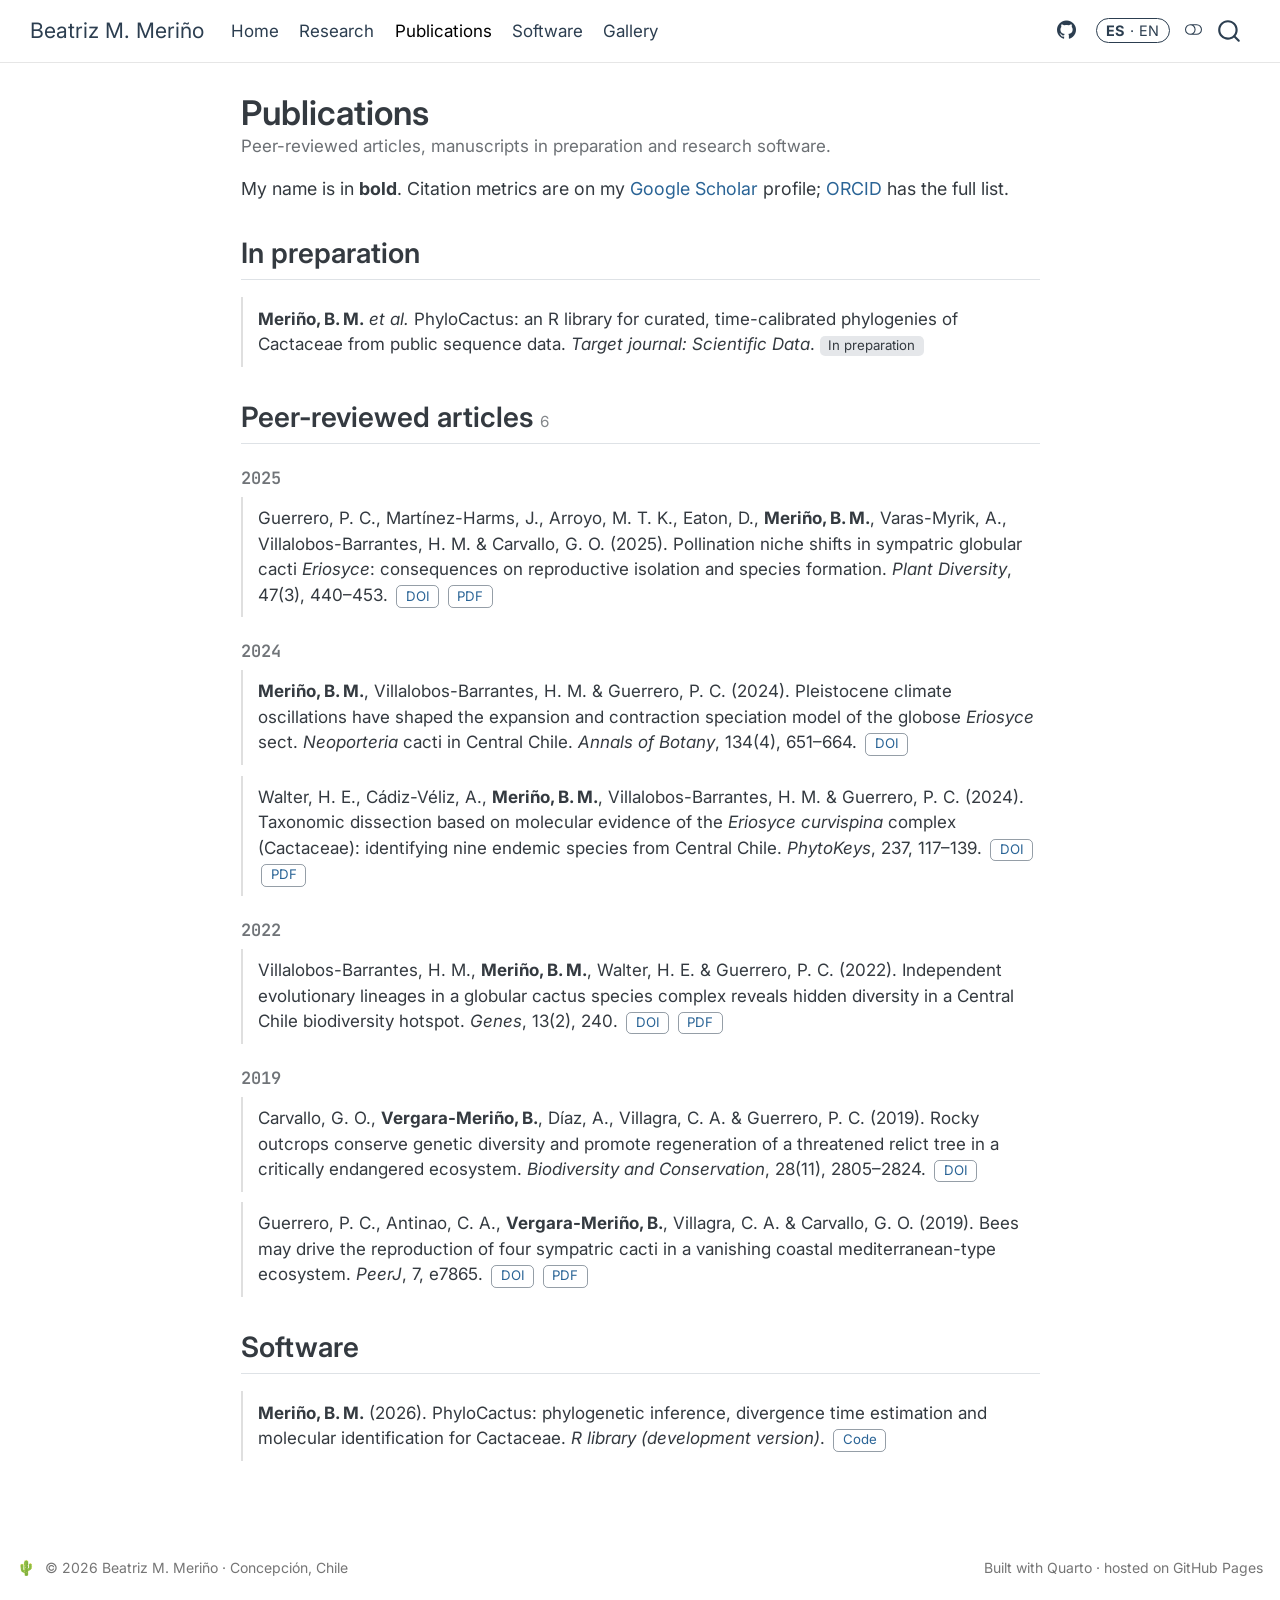
<file: en/publications.html>
<!DOCTYPE html>
<html xmlns="http://www.w3.org/1999/xhtml" lang="en-US" xml:lang="en-US"><head>

<meta charset="utf-8">
<meta name="generator" content="quarto-1.11.9">

<meta name="viewport" content="width=device-width, initial-scale=1.0, user-scalable=yes">

<meta name="description" content="Peer-reviewed articles, manuscripts in preparation and research software.">

<title>Publications – Beatriz M. Meriño</title>
<style>
/* Default styles provided by pandoc.
** See https://pandoc.org/MANUAL.html#variables-for-html for config info.
*/
span.smallcaps{font-variant: small-caps;}
div.columns{display: flex; gap: 1.5em;}
div.column{flex: auto;}
@media screen {
div.columns{gap: min(4vw, 1.5em);}
div.column{overflow-x: auto;}
}
div.hanging-indent{margin-left: 1.5em; text-indent: -1.5em;}
ul.task-list{list-style: none;}
ul.task-list li input[type="checkbox"] {
  width: 0.8em;
  margin: 0 0.8em 0.2em -1em; /* quarto-specific, see https://github.com/quarto-dev/quarto-cli/issues/4556 */ 
  vertical-align: middle;
}
</style>


<script src="../site_libs/quarto-nav/quarto-nav.js"></script>
<script src="../site_libs/quarto-nav/headroom.min.js"></script>
<script src="../site_libs/clipboard/clipboard.min.js"></script>
<script src="../site_libs/quarto-search/autocomplete.umd.js"></script>
<script src="../site_libs/quarto-search/fuse.min.js"></script>
<script src="../site_libs/quarto-search/quarto-search.js"></script>
<meta name="quarto:offset" content="../">
<link href="../assets/img/favicon.svg" rel="icon" type="image/svg+xml">
<script src="../site_libs/quarto-html/quarto.js" type="module"></script>
<script src="../site_libs/quarto-html/tabsets/tabsets.js" type="module"></script>
<script src="../site_libs/quarto-html/scrollable-regions/scrollable-regions.js" type="module"></script>
<script src="../site_libs/quarto-html/popper.min.js"></script>
<script src="../site_libs/quarto-html/tippy.umd.min.js"></script>
<script src="../site_libs/quarto-html/anchor.min.js"></script>
<link href="../site_libs/quarto-html/tippy.css" rel="stylesheet">
<link href="../site_libs/quarto-html/quarto-syntax-highlighting-1562915e16a7bb36b6a85835f6e478fd.css" rel="stylesheet" class="quarto-color-scheme" id="quarto-text-highlighting-styles">
<link href="../site_libs/quarto-html/quarto-syntax-highlighting-dark-3fa94827e3dc895fff3ce93c1207c1b4.css" rel="stylesheet" class="quarto-color-scheme quarto-color-alternate" id="quarto-text-highlighting-styles">
<link href="../site_libs/quarto-html/quarto-syntax-highlighting-1562915e16a7bb36b6a85835f6e478fd.css" rel="stylesheet" class="quarto-color-scheme-extra" id="quarto-text-highlighting-styles">
<script src="../site_libs/bootstrap/bootstrap.min.js"></script>
<link href="../site_libs/bootstrap/bootstrap-icons.css" rel="stylesheet">
<link href="../site_libs/bootstrap/bootstrap-6e8d50689a359965cfccb2ff989ddf82.min.css" rel="stylesheet" append-hash="true" class="quarto-color-scheme" id="quarto-bootstrap" data-mode="light">
<link href="../site_libs/bootstrap/bootstrap-dark-5677b13f6c5fc529923658b77eb05032.min.css" rel="stylesheet" append-hash="true" class="quarto-color-scheme quarto-color-alternate" id="quarto-bootstrap" data-mode="dark">
<link href="../site_libs/bootstrap/bootstrap-6e8d50689a359965cfccb2ff989ddf82.min.css" rel="stylesheet" append-hash="true" class="quarto-color-scheme-extra" id="quarto-bootstrap" data-mode="light">
<script id="quarto-search-options" type="application/json">{
  "location": "navbar",
  "copy-button": false,
  "collapse-after": 3,
  "panel-placement": "end",
  "type": "overlay",
  "limit": 50,
  "keyboard-shortcut": [
    "f",
    "/",
    "s"
  ],
  "show-item-context": false,
  "language": {
    "search-no-results-text": "No results",
    "search-matching-documents-text": "matching documents",
    "search-copy-link-title": "Copy link to search",
    "search-hide-matches-text": "Hide additional matches",
    "search-more-match-text": "more match in this document",
    "search-more-matches-text": "more matches in this document",
    "search-clear-button-title": "Clear",
    "search-text-placeholder": "",
    "search-detached-cancel-button-title": "Cancel",
    "search-submit-button-title": "Submit",
    "search-label": "Search"
  }
}</script>
<style>html{ scroll-behavior: smooth; }</style>


<meta property="og:title" content="Publications – Beatriz M. Meriño">
<meta property="og:description" content="Peer-reviewed articles, manuscripts in preparation and research software.">
<meta property="og:image" content="https://beeamerino.github.io/assets/img/social-card.png">
<meta property="og:site_name" content="Beatriz M. Meriño">
<meta property="og:image:height" content="630">
<meta property="og:image:width" content="1200">
<meta name="twitter:title" content="Publications – Beatriz M. Meriño">
<meta name="twitter:description" content="Peer-reviewed articles, manuscripts in preparation and research software.">
<meta name="twitter:image" content="https://beeamerino.github.io/assets/img/social-card.png">
<meta name="twitter:card" content="summary_large_image">
</head>

<body class="nav-fixed fullcontent quarto-light"><a id="quarto-skip-link" class="visually-hidden-focusable" href="#quarto-document-content">Skip to main content</a><script id="quarto-html-before-body" type="application/javascript">
    const toggleBodyColorMode = (bsSheetEl) => {
      const mode = bsSheetEl.getAttribute("data-mode");
      const bodyEl = window.document.querySelector("body");
      if (mode === "dark") {
        bodyEl.classList.add("quarto-dark");
        bodyEl.classList.remove("quarto-light");
      } else {
        bodyEl.classList.add("quarto-light");
        bodyEl.classList.remove("quarto-dark");
      }
    }
    const toggleBodyColorPrimary = () => {
      const bsSheetEl = window.document.querySelector("link#quarto-bootstrap:not([rel=disabled-stylesheet])");
      if (bsSheetEl) {
        toggleBodyColorMode(bsSheetEl);
      }
    }
    const setColorSchemeToggle = (alternate) => {
      const toggles = window.document.querySelectorAll('.quarto-color-scheme-toggle');
      for (let i=0; i < toggles.length; i++) {
        const toggle = toggles[i];
        if (toggle) {
          toggle.setAttribute("aria-checked", alternate ? "true" : "false");
          if (alternate) {
            toggle.classList.add("alternate");
          } else {
            toggle.classList.remove("alternate");
          }
        }
      }
    };
    const toggleColorMode = (alternate) => {
      // Switch the stylesheets
      const primaryStylesheets = window.document.querySelectorAll('link.quarto-color-scheme:not(.quarto-color-alternate)');
      const alternateStylesheets = window.document.querySelectorAll('link.quarto-color-scheme.quarto-color-alternate');
      manageTransitions('#quarto-margin-sidebar .nav-link', false);
      if (alternate) {
        // note: dark is layered on light, we don't disable primary!
        enableStylesheet(alternateStylesheets);
        for (const sheetNode of alternateStylesheets) {
          if (sheetNode.id === "quarto-bootstrap") {
            toggleBodyColorMode(sheetNode);
          }
        }
      } else {
        disableStylesheet(alternateStylesheets);
        enableStylesheet(primaryStylesheets)
        toggleBodyColorPrimary();
      }
      manageTransitions('#quarto-margin-sidebar .nav-link', true);
      // Switch the toggles
      setColorSchemeToggle(alternate)
    }
    // Hack to workaround the fact that safari doesn't
    // properly recolor the scrollbar when toggling (#1455).
    // Not run on load: stylesheets are set before first paint there, and
    // scrolling would undo the scroll to a URL fragment (#14973).
    // The one pixel nudge keeps the reader where they were.
    const refreshSafariScrollbar = () => {
      if (navigator.userAgent.indexOf('Safari') > 0 && navigator.userAgent.indexOf('Chrome') == -1) {
        manageTransitions("body", false);
        const scrollY = window.scrollY;
        window.scrollTo(0, scrollY > 0 ? scrollY - 1 : 1);
        setTimeout(() => {
          window.scrollTo(0, scrollY);
          manageTransitions("body", true);
        }, 40);
      }
    }
    const disableStylesheet = (stylesheets) => {
      for (let i=0; i < stylesheets.length; i++) {
        const stylesheet = stylesheets[i];
        stylesheet.rel = 'disabled-stylesheet';
      }
    }
    const enableStylesheet = (stylesheets) => {
      for (let i=0; i < stylesheets.length; i++) {
        const stylesheet = stylesheets[i];
        if(stylesheet.rel !== 'stylesheet') { // for Chrome, which will still FOUC without this check
          stylesheet.rel = 'stylesheet';
        }
      }
    }
    const manageTransitions = (selector, allowTransitions) => {
      const els = window.document.querySelectorAll(selector);
      for (let i=0; i < els.length; i++) {
        const el = els[i];
        if (allowTransitions) {
          el.classList.remove('notransition');
        } else {
          el.classList.add('notransition');
        }
      }
    }
    const isFileUrl = () => {
      return window.location.protocol === 'file:';
    }
    const hasAlternateSentinel = () => {
      let styleSentinel = getColorSchemeSentinel();
      if (styleSentinel !== null) {
        return styleSentinel === "alternate";
      } else {
        return false;
      }
    }
    const setStyleSentinel = (alternate) => {
      const value = alternate ? "alternate" : "default";
      if (!isFileUrl()) {
        window.localStorage.setItem("quarto-color-scheme", value);
      } else {
        localAlternateSentinel = value;
      }
    }
    const getColorSchemeSentinel = () => {
      if (!isFileUrl()) {
        const storageValue = window.localStorage.getItem("quarto-color-scheme");
        return storageValue != null ? storageValue : localAlternateSentinel;
      } else {
        return localAlternateSentinel;
      }
    }
    const toggleGiscusIfUsed = (isAlternate, darkModeDefault) => {
      const baseTheme = document.querySelector('#giscus-base-theme')?.value ?? 'light';
      const alternateTheme = document.querySelector('#giscus-alt-theme')?.value ?? 'dark';
      let newTheme = '';
      if(authorPrefersDark) {
        newTheme = isAlternate ? baseTheme : alternateTheme;
      } else {
        newTheme = isAlternate ? alternateTheme : baseTheme;
      }
      const changeGiscusTheme = () => {
        // From: https://github.com/giscus/giscus/issues/336
        const sendMessage = (message) => {
          const iframe = document.querySelector('iframe.giscus-frame');
          if (!iframe) return;
          iframe.contentWindow.postMessage({ giscus: message }, 'https://giscus.app');
        }
        sendMessage({
          setConfig: {
            theme: newTheme
          }
        });
      }
      const isGiscussLoaded = window.document.querySelector('iframe.giscus-frame') !== null;
      if (isGiscussLoaded) {
        changeGiscusTheme();
      }
    };
    const authorPrefersDark = false;
    const queryPrefersDark = window.matchMedia('(prefers-color-scheme: dark)');
    const darkModeDefault = queryPrefersDark.matches;
      document.querySelector('link#quarto-text-highlighting-styles.quarto-color-scheme-extra').rel = 'disabled-stylesheet';
      document.querySelector('link#quarto-bootstrap.quarto-color-scheme-extra').rel = 'disabled-stylesheet';
    let localAlternateSentinel = darkModeDefault ? 'alternate' : 'default';
    // Dark / light mode switch
    window.quartoToggleColorScheme = () => {
      // Read the current dark / light value
      let toAlternate = !hasAlternateSentinel();
      toggleColorMode(toAlternate);
      refreshSafariScrollbar();
      setStyleSentinel(toAlternate);
      toggleGiscusIfUsed(toAlternate, darkModeDefault);
      window.dispatchEvent(new Event('resize'));
    };
    queryPrefersDark.addEventListener("change", e => {
      if(window.localStorage.getItem("quarto-color-scheme") !== null)
        return;
      const alternate = e.matches
      toggleColorMode(alternate);
      refreshSafariScrollbar();
      localAlternateSentinel = e.matches ? 'alternate' : 'default'; // this is used alongside local storage!
      toggleGiscusIfUsed(alternate, darkModeDefault);
    });
    // Switch to dark mode if need be
    if (hasAlternateSentinel()) {
      toggleColorMode(true);
    } else {
      toggleColorMode(false);
    }
  </script>

<div id="quarto-search-results"></div>
  <header id="quarto-header" class="headroom fixed-top">
    <nav class="navbar navbar-expand-lg " data-bs-theme="dark" aria-label="Site">
      <div class="navbar-container container-fluid">
      <div class="navbar-brand-container mx-auto">
    <a class="navbar-brand" href="../index.html">
    <span class="navbar-title">Beatriz M. Meriño</span>
    </a>
  </div>
          <button class="navbar-toggler" type="button" data-bs-toggle="collapse" data-bs-target="#navbarCollapse" aria-controls="navbarCollapse" aria-expanded="false" aria-label="Toggle navigation" onclick="if (window.quartoToggleHeadroom) { window.quartoToggleHeadroom(); }">
  <span class="navbar-toggler-icon"></span>
</button>
          <div class="collapse navbar-collapse" id="navbarCollapse">
            <ul class="navbar-nav navbar-nav-scroll me-auto">
  <li class="nav-item">
    <a class="nav-link" href="../en/index.html"> 
<span class="menu-text">Home</span></a>
  </li>  
  <li class="nav-item">
    <a class="nav-link" href="../en/research.html"> 
<span class="menu-text">Research</span></a>
  </li>  
  <li class="nav-item">
    <a class="nav-link active" href="../en/publications.html" aria-current="page"> 
<span class="menu-text">Publications</span></a>
  </li>  
  <li class="nav-item">
    <a class="nav-link" href="../en/software.html"> 
<span class="menu-text">Software</span></a>
  </li>  
  <li class="nav-item">
    <a class="nav-link" href="../en/gallery.html"> 
<span class="menu-text">Gallery</span></a>
  </li>  
</ul>
            <ul class="navbar-nav navbar-nav-scroll ms-auto">
  <li class="nav-item compact">
    <a class="nav-link" href="https://github.com/beeamerino"> <i class="bi bi-github" role="img" aria-label="GitHub">
</i> 
<span class="menu-text"></span></a>
  </li>  
  <li class="nav-item">
    <a class="nav-link" href="../index.html"> 
<span class="menu-text"><b>ES</b> · EN</span></a>
  </li>  
</ul>
          </div> <!-- /navcollapse -->
            <div class="quarto-navbar-tools">
  <button type="button" role="switch" aria-checked="false" class="quarto-color-scheme-toggle quarto-navigation-tool  px-1" onclick="window.quartoToggleColorScheme(); return false;" title="Toggle dark mode" aria-label="Toggle dark mode"><i class="bi"></i></button>
</div>
            <div id="quarto-search" class="" title="Search"></div>
      </div> <!-- /container-fluid -->
    </nav>
</header>
<!-- content -->
<div id="quarto-content" class="quarto-container page-columns page-rows-contents page-layout-article page-navbar">
<!-- sidebar -->
<!-- margin-sidebar -->
    
<!-- main -->
<main class="content" id="quarto-document-content" tabindex="-1">


<header id="title-block-header" class="quarto-title-block default">
<div class="quarto-title">
<h1 class="title">Publications</h1>
</div>

<div>
  <div class="description">
    Peer-reviewed articles, manuscripts in preparation and research software.
  </div>
</div>


<div class="quarto-title-meta">

    
  
    
  </div>
  


</header>


<p><span class="lead-text">My name is in <strong>bold</strong>. Citation metrics are on my <a href="https://scholar.google.cl/citations?user=RLAXrAcAAAAJ">Google Scholar</a> profile; <a href="https://orcid.org/0000-0002-9518-2331">ORCID</a> has the full list.</span></p>
<!-- AUTO-GENERATED by scripts/build_publications.py from data/publications.bib. Do not edit. -->
<section id="in-preparation" class="level2">
<h2 class="anchored" data-anchor-id="in-preparation">In preparation</h2>
<div class="pub">
<p><strong>Meriño, B. M.</strong> <em>et al.</em> PhyloCactus: an R library for curated, time-calibrated phylogenies of Cactaceae from public sequence data. <em>Target journal: Scientific Data</em>. <span class="pub-status">In preparation</span></p>
</div>
</section>
<section id="peer-reviewed-articles-6" class="level2">
<h2 class="anchored" data-anchor-id="peer-reviewed-articles-6">Peer-reviewed articles <span class="pub-count">6</span></h2>
<section id="y2025" class="level3 pub-year">
<h3 class="pub-year anchored" data-anchor-id="y2025">2025</h3>
<div class="pub">
<p>Guerrero, P. C., Martínez-Harms, J., Arroyo, M. T. K., Eaton, D., <strong>Meriño, B. M.</strong>, Varas-Myrik, A., Villalobos-Barrantes, H. M. &amp; Carvallo, G. O. (2025). Pollination niche shifts in sympatric globular cacti <em>Eriosyce</em>: consequences on reproductive isolation and species formation. <em>Plant Diversity</em>, 47(3), 440–453. <a href="https://doi.org/10.1016/j.pld.2025.03.001" class="pub-link">DOI</a> <a href="../assets/pdf/Guerrero_2025_PlantDiversity.pdf" class="pub-link">PDF</a></p>
</div>
</section>
<section id="y2024" class="level3 pub-year">
<h3 class="pub-year anchored" data-anchor-id="y2024">2024</h3>
<div class="pub">
<p><strong>Meriño, B. M.</strong>, Villalobos-Barrantes, H. M. &amp; Guerrero, P. C. (2024). Pleistocene climate oscillations have shaped the expansion and contraction speciation model of the globose <em>Eriosyce</em> sect. <em>Neoporteria</em> cacti in Central Chile. <em>Annals of Botany</em>, 134(4), 651–664. <a href="https://doi.org/10.1093/aob/mcae087" class="pub-link">DOI</a></p>
</div>
<div class="pub">
<p>Walter, H. E., Cádiz-Véliz, A., <strong>Meriño, B. M.</strong>, Villalobos-Barrantes, H. M. &amp; Guerrero, P. C. (2024). Taxonomic dissection based on molecular evidence of the <em>Eriosyce curvispina</em> complex (Cactaceae): identifying nine endemic species from Central Chile. <em>PhytoKeys</em>, 237, 117–139. <a href="https://doi.org/10.3897/phytokeys.237.107403" class="pub-link">DOI</a> <a href="../assets/pdf/Walter_2024_PhytoKeys.pdf" class="pub-link">PDF</a></p>
</div>
</section>
<section id="y2022" class="level3 pub-year">
<h3 class="pub-year anchored" data-anchor-id="y2022">2022</h3>
<div class="pub">
<p>Villalobos-Barrantes, H. M., <strong>Meriño, B. M.</strong>, Walter, H. E. &amp; Guerrero, P. C. (2022). Independent evolutionary lineages in a globular cactus species complex reveals hidden diversity in a Central Chile biodiversity hotspot. <em>Genes</em>, 13(2), 240. <a href="https://doi.org/10.3390/genes13020240" class="pub-link">DOI</a> <a href="../assets/pdf/Villalobos-Barrantes_2022_Genes.pdf" class="pub-link">PDF</a></p>
</div>
</section>
<section id="y2019" class="level3 pub-year">
<h3 class="pub-year anchored" data-anchor-id="y2019">2019</h3>
<div class="pub">
<p>Carvallo, G. O., <strong>Vergara-Meriño, B.</strong>, Díaz, A., Villagra, C. A. &amp; Guerrero, P. C. (2019). Rocky outcrops conserve genetic diversity and promote regeneration of a threatened relict tree in a critically endangered ecosystem. <em>Biodiversity and Conservation</em>, 28(11), 2805–2824. <a href="https://doi.org/10.1007/s10531-019-01797-6" class="pub-link">DOI</a></p>
</div>
<div class="pub">
<p>Guerrero, P. C., Antinao, C. A., <strong>Vergara-Meriño, B.</strong>, Villagra, C. A. &amp; Carvallo, G. O. (2019). Bees may drive the reproduction of four sympatric cacti in a vanishing coastal mediterranean-type ecosystem. <em>PeerJ</em>, 7, e7865. <a href="https://doi.org/10.7717/peerj.7865" class="pub-link">DOI</a> <a href="../assets/pdf/Guerrero_2019_PeerJ.pdf" class="pub-link">PDF</a></p>
</div>
</section>
</section>
<section id="software" class="level2">
<h2 class="anchored" data-anchor-id="software">Software</h2>
<div class="pub">
<p><strong>Meriño, B. M.</strong> (2026). PhyloCactus: phylogenetic inference, divergence time estimation and molecular identification for Cactaceae. <em>R library (development version)</em>. <a href="https://github.com/beeamerino/PhyloCactus" class="pub-link">Code</a></p>
</div>


</section>

<a onclick="window.scrollTo(0, 0); return false;" role="button" id="quarto-back-to-top"><i class="bi bi-arrow-up"></i> Back to top</a></main> <!-- /main -->
<script>
/* ES/EN switch: points the navbar language link to the same page in the other language.
   Spanish pages live at the root (/research.html), English ones under /en/ (/en/research.html). */
(function () {
  var link = Array.prototype.find.call(document.querySelectorAll("a.nav-link"), function (a) {
    return /^\s*ES\s*·\s*EN\s*$/.test(a.textContent);
  });
  if (!link) return;
  link.setAttribute("aria-label", /\/en\//.test(window.location.pathname) ? "Leer en español" : "Read in English");
  link.classList.add("lang-toggle");
  var path = window.location.pathname;
  var file = path.split("/").pop() || "index.html";
  if (file === "404.html" || !/\.html$/.test(file)) file = "index.html";
  var inEnglish = /\/en\/[^\/]*$/.test(path);
  link.setAttribute("href", inEnglish ? "/" + file : "/en/" + file);
  link.setAttribute("hreflang", inEnglish ? "es" : "en");
})();
</script>
<script id="quarto-html-after-body" type="application/javascript">
  window.document.addEventListener("DOMContentLoaded", function (event) {
    // Ensure there is a toggle, if there isn't float one in the top right
    if (window.document.querySelector('.quarto-color-scheme-toggle') === null) {
      const toggle = window.document.createElement('button');
      toggle.type = "button";
      toggle.setAttribute("role", "switch");
      toggle.setAttribute("aria-checked", "false");
      toggle.classList.add('top-right');
      toggle.classList.add('quarto-color-scheme-toggle');
      toggle.setAttribute("aria-label", "Toggle dark mode");
      toggle.onclick = function() { try { window.quartoToggleColorScheme(); } catch {} return false; };
      const i = window.document.createElement("i");
      i.classList.add('bi');
      toggle.appendChild(i);
      // Put the toggle in a landmark of its own, so that landmark navigation
      // can reach it.
      //
      // The container is always a fresh direct child of body, and the toggle is
      // never moved into page furniture that the theme or the author controls.
      // The toggle is positioned against the page, so any ancestor that
      // establishes a containing block captures it: a positioned element or a
      // grid for position: absolute, and transform, filter, will-change or
      // contain for position: fixed. A direct child of body has none of these
      // to inherit, and the shift when one appears is silent and visual.
      //
      // ARIA says a document should have at most one banner, and axe reports a
      // duplicate whether or not the banners carry distinct labels. So use a
      // header when the page has no banner yet, and a named region otherwise.
      //
      // A header is a banner wherever it sits, unless it is inside sectioning
      // content, so this cannot just look at the children of body: a custom
      // page layout wraps the title block header in a plain div. An explicit
      // role="banner" always counts.
      const sectioning = 'article, aside, main, nav, section, [role="article"], [role="complementary"], [role="main"], [role="navigation"], [role="region"]';
      const hasBanner = Array.from(
        window.document.querySelectorAll('header:not([role]), [role="banner"]')
      ).some(function(el) {
        return el.hasAttribute("role") || el.closest(sectioning) === null;
      });
      const container = window.document.createElement(hasBanner ? "div" : "header");
      if (hasBanner) {
        container.setAttribute("role", "region");
        container.setAttribute("aria-label", "Toggle dark mode");
      }
      container.classList.add('quarto-color-scheme-toggle-container');
      container.appendChild(toggle);
      window.document.body.appendChild(container);
    }
    setColorSchemeToggle(hasAlternateSentinel())
    const icon = "";
    const anchorJS = new window.AnchorJS();
    anchorJS.options = {
      placement: 'right',
      icon: icon
    };
    anchorJS.add('.anchored');
    const isCodeAnnotation = (el) => {
      for (const clz of el.classList) {
        if (clz.startsWith('code-annotation-')) {                     
          return true;
        }
      }
      return false;
    }
    const onCopySuccess = function(e) {
      // button target
      const button = e.trigger;
      // don't keep focus
      button.blur();
      // flash "checked"
      button.classList.add('code-copy-button-checked');
      var currentTitle = button.getAttribute("title");
      button.setAttribute("title", "Copied!");
      let tooltip;
      if (window.bootstrap) {
        button.setAttribute("data-bs-toggle", "tooltip");
        button.setAttribute("data-bs-placement", "left");
        button.setAttribute("data-bs-title", "Copied!");
        tooltip = new bootstrap.Tooltip(button, 
          { trigger: "manual", 
            customClass: "code-copy-button-tooltip",
            offset: [0, -8]});
        tooltip.show();    
      }
      setTimeout(function() {
        if (tooltip) {
          tooltip.hide();
          button.removeAttribute("data-bs-title");
          button.removeAttribute("data-bs-toggle");
          button.removeAttribute("data-bs-placement");
        }
        button.setAttribute("title", currentTitle);
        button.classList.remove('code-copy-button-checked');
      }, 1000);
      // clear code selection
      e.clearSelection();
    }
    const getTextToCopy = function(trigger) {
      const outerScaffold = trigger.parentElement.cloneNode(true);
      const codeEl = outerScaffold.querySelector('code');
      for (const childEl of codeEl.children) {
        if (isCodeAnnotation(childEl)) {
          childEl.remove();
        }
      }
      return codeEl.innerText;
    }
    const clipboard = new window.ClipboardJS('.code-copy-button:not([data-in-quarto-modal])', {
      text: getTextToCopy
    });
    clipboard.on('success', onCopySuccess);
    if (window.document.getElementById('quarto-embedded-source-code-modal')) {
      const clipboardModal = new window.ClipboardJS('.code-copy-button[data-in-quarto-modal]', {
        text: getTextToCopy,
        container: window.document.getElementById('quarto-embedded-source-code-modal')
      });
      clipboardModal.on('success', onCopySuccess);
    }
      var localhostRegex = new RegExp(/^(?:http|https):\/\/localhost\:?[0-9]*\//);
      var mailtoRegex = new RegExp(/^mailto:/);
        var filterRegex = new RegExp("https:\/\/beeamerino\.github\.io");
      const newWindowLabel = "(opens in a new tab)";
      const newWindowNoteId = "quarto-ext-newwindow-label";
      // Links reference one hidden label through aria-describedby, so the
      // announcement never changes their accessible name.
      var describeNewWindow = (link) => {
        if (!window.document.getElementById(newWindowNoteId)) {
          var newWindowNote = window.document.createElement("span");
          newWindowNote.id = newWindowNoteId;
          newWindowNote.hidden = true;
          newWindowNote.textContent = newWindowLabel;
          window.document.body.appendChild(newWindowNote);
        }
        var describedBy = (link.getAttribute("aria-describedby") || "").split(/\s+/).filter(Boolean);
        if (!describedBy.includes(newWindowNoteId)) {
          describedBy.push(newWindowNoteId);
          link.setAttribute("aria-describedby", describedBy.join(" "));
        }
      }
      var isInternal = (href) => {
          return filterRegex.test(href) || localhostRegex.test(href) || mailtoRegex.test(href);
      }
      // Inspect non-navigation links and adorn them if external
      window.quartoDecorateExternalLinks = function (root) {
     var links = (root || window.document).querySelectorAll('a[href]:not(.nav-link):not(.navbar-brand):not(.toc-action):not(.sidebar-link):not(.sidebar-item-toggle):not(.pagination-link):not(.no-external):not([aria-hidden]):not(.dropdown-item):not(.quarto-navigation-tool):not(.about-link)');
      for (var i=0; i<links.length; i++) {
        const link = links[i];
        if (!isInternal(link.href)) {
          // undo the damage that might have been done by quarto-nav.js in the case of
          // links that we want to consider external
          if (link.dataset.originalHref !== undefined) {
            link.href = link.dataset.originalHref;
          }
            // target, if specified
            link.setAttribute("target", "_blank");
            if (link.getAttribute("rel") === null) {
              link.setAttribute("rel", "noopener");
            }
            describeNewWindow(link);
          if (!link.classList.contains('no-external-icon')) {
          }
        }
      }
      };
      window.quartoDecorateExternalLinks(window.document);
    // Esc closes the popup (WCAG 1.4.13) and focus leaving both trigger and
    // popup closes it (WCAG 2.4.11); tippy handles neither for interactive popups.
    const hideOnEscAndFocusOut = {
      name: 'hideOnEscAndFocusOut',
      defaultValue: true,
      fn(instance) {
        const dismiss = () => {
          // A show scheduled by the trigger delay would otherwise reopen it
          instance.clearDelayTimeouts();
          instance.hide();
        };
        const onKeyDown = (event) => {
          if (event.key !== 'Escape') {
            return;
          }
          // Keep Esc from also reaching page handlers (e.g. reveal.js overview),
          // except an open reveal.js slide menu, which Esc should close too.
          // The menu handles keys only when its keyboard option is on.
          const menuHandlesEsc = window.Reveal?.getPlugin?.('menu')?.isOpen() &&
            window.Reveal.getConfig().menu?.keyboard !== false;
          if (!menuHandlesEsc) {
            event.stopPropagation();
          }
          if (instance.popper.contains(window.document.activeElement)) {
            // Disabled while refocusing so the focus trigger does not reopen it
            instance.disable();
            instance.reference.focus();
            instance.enable();
          }
          dismiss();
        };
        const onFocusOut = (event) => {
          const target = event.relatedTarget;
          if (target && !instance.reference.contains(target) &&
              !instance.popper.contains(target)) {
            dismiss();
          }
        };
        // On the trigger too: a click trigger (code-annotations: select) has no
        // blur handling. Attached for the instance's lifetime so leaving the
        // trigger also cancels a show still pending on the trigger delay.
        instance.reference.addEventListener('focusout', onFocusOut);
        return {
          onShow() {
            window.document.addEventListener('keydown', onKeyDown, true);
            instance.popper.addEventListener('focusout', onFocusOut);
          },
          onHide() {
            window.document.removeEventListener('keydown', onKeyDown, true);
            instance.popper.removeEventListener('focusout', onFocusOut);
          },
          onDestroy() {
            instance.reference.removeEventListener('focusout', onFocusOut);
          },
        };
      },
    };
    function tippyHover(el, contentFn, onTriggerFn, onUntriggerFn) {
      const config = {
        allowHTML: true,
        maxWidth: 500,
        delay: 100,
        arrow: false,
        appendTo: function(el) {
            return el.parentElement;
        },
        interactive: true,
        interactiveBorder: 10,
        theme: 'quarto',
        placement: 'bottom-start',
        plugins: [hideOnEscAndFocusOut],
      };
      if (contentFn) {
        config.content = contentFn;
      }
      if (onTriggerFn) {
        config.onTrigger = onTriggerFn;
      }
      if (onUntriggerFn) {
        config.onUntrigger = onUntriggerFn;
      }
      window.tippy(el, config); 
    }
    const noterefs = window.document.querySelectorAll('a[role="doc-noteref"]');
    for (var i=0; i<noterefs.length; i++) {
      const ref = noterefs[i];
      tippyHover(ref, function() {
        // use id or data attribute instead here
        let href = ref.getAttribute('data-footnote-href') || ref.getAttribute('href');
        try { href = new URL(href).hash; } catch {}
        const id = href.replace(/^#\/?/, "");
        const note = window.document.getElementById(id);
        if (note) {
          return note.innerHTML;
        } else {
          return "";
        }
      });
    }
    const xrefs = window.document.querySelectorAll('a.quarto-xref');
    const processXRef = (id, note) => {
      // Strip column container classes
      const stripColumnClz = (el) => {
        el.classList.remove("page-full", "page-columns");
        if (el.children) {
          for (const child of el.children) {
            stripColumnClz(child);
          }
        }
      }
      stripColumnClz(note)
      if (id === null || id.startsWith('sec-')) {
        // Special case sections, only their first couple elements
        const container = document.createElement("div");
        if (note.children && note.children.length > 2) {
          container.appendChild(note.children[0].cloneNode(true));
          for (let i = 1; i < note.children.length; i++) {
            const child = note.children[i];
            if (child.tagName === "P" && child.innerText === "") {
              continue;
            } else {
              container.appendChild(child.cloneNode(true));
              break;
            }
          }
          if (window.Quarto?.typesetMath) {
            window.Quarto.typesetMath(container);
          }
          return container.innerHTML
        } else {
          if (window.Quarto?.typesetMath) {
            window.Quarto.typesetMath(note);
          }
          return note.innerHTML;
        }
      } else {
        // Remove any anchor links if they are present
        const anchorLink = note.querySelector('a.anchorjs-link');
        if (anchorLink) {
          anchorLink.remove();
        }
        if (window.Quarto?.typesetMath) {
          window.Quarto.typesetMath(note);
        }
        if (note.classList.contains("callout")) {
          return note.outerHTML;
        } else {
          return note.innerHTML;
        }
      }
    }
    for (var i=0; i<xrefs.length; i++) {
      const xref = xrefs[i];
      tippyHover(xref, undefined, function(instance) {
        instance.disable();
        let url = xref.getAttribute('href');
        let hash = undefined; 
        if (url.startsWith('#')) {
          hash = url;
        } else {
          try { hash = new URL(url).hash; } catch {}
        }
        if (hash) {
          const id = hash.replace(/^#\/?/, "");
          const note = window.document.getElementById(id);
          if (note !== null) {
            try {
              const html = processXRef(id, note.cloneNode(true));
              instance.setContent(html);
            } finally {
              instance.enable();
              instance.show();
            }
          } else {
            // See if we can fetch this
            fetch(url.split('#')[0])
            .then(res => res.text())
            .then(html => {
              const parser = new DOMParser();
              const htmlDoc = parser.parseFromString(html, "text/html");
              const note = htmlDoc.getElementById(id);
              if (note !== null) {
                const html = processXRef(id, note);
                instance.setContent(html);
              } 
            }).finally(() => {
              instance.enable();
              instance.show();
            });
          }
        } else {
          // See if we can fetch a full url (with no hash to target)
          // This is a special case and we should probably do some content thinning / targeting
          fetch(url)
          .then(res => res.text())
          .then(html => {
            const parser = new DOMParser();
            const htmlDoc = parser.parseFromString(html, "text/html");
            const note = htmlDoc.querySelector('main.content');
            if (note !== null) {
              // This should only happen for chapter cross references
              // (since there is no id in the URL)
              // remove the first header
              if (note.children.length > 0 && note.children[0].tagName === "HEADER") {
                note.children[0].remove();
              }
              const html = processXRef(null, note);
              instance.setContent(html);
            } 
          }).finally(() => {
            instance.enable();
            instance.show();
          });
        }
      }, function(instance) {
      });
    }
        let selectedAnnoteEl;
        const selectorForAnnotation = ( cell, annotation) => {
          let cellAttr = 'data-code-cell="' + cell + '"';
          let lineAttr = 'data-code-annotation="' +  annotation + '"';
          const selector = 'span[' + cellAttr + '][' + lineAttr + ']';
          return selector;
        }
        const selectCodeLines = (annoteEl) => {
          const doc = window.document;
          const targetCell = annoteEl.getAttribute("data-target-cell");
          const targetAnnotation = annoteEl.getAttribute("data-target-annotation");
          const annoteSpan = window.document.querySelector(selectorForAnnotation(targetCell, targetAnnotation));
          const lines = annoteSpan.getAttribute("data-code-lines").split(",");
          const lineIds = lines.map((line) => {
            return targetCell + "-" + line;
          })
          // Each band is positioned against its own containing block, which is
          // not the offsetParent of the lines, so place it from client rects.
          const placeBand = (band, firstEl, lastEl, codeBlock) => {
            const container = band.offsetParent;
            if (container === null) {
              return;
            }
            const containerRect = container.getBoundingClientRect();
            // Reveal.js scales slides with a transform, so convert client
            // pixels back to the CSS pixels of the container.
            const scale = containerRect.height / container.offsetHeight || 1;
            const firstRect = firstEl.getBoundingClientRect();
            const lastRect = lastEl.getBoundingClientRect();
            const top = (firstRect.top - containerRect.top) / scale - container.clientTop + container.scrollTop;
            const height = (lastRect.bottom - firstRect.top) / scale;
            band.style.top = top - 2 + "px";
            band.style.height = height + 4 + "px";
            if (codeBlock) {
              // Without the copy button wrapper, the containing block is wider
              // than the code block, so span the code block explicitly.
              const blockRect = codeBlock.getBoundingClientRect();
              band.style.left = (blockRect.left - containerRect.left) / scale - container.clientLeft + container.scrollLeft + "px";
              band.style.width = blockRect.width / scale + "px";
            }
          };
          if (lineIds.length > 0) {
            const el = window.document.getElementById(lineIds[0]);
            const lastEl = window.document.getElementById(lineIds[lineIds.length - 1]);
            const parent = el.parentElement.parentElement;
            // cook up a div (if necessary) and position it
            let div = window.document.getElementById("code-annotation-line-highlight");
            if (div === null) {
              div = window.document.createElement("div");
              div.setAttribute("id", "code-annotation-line-highlight");
              div.style.position = 'absolute';
              parent.appendChild(div);
            }
            placeBand(div, el, lastEl, parent.closest("div.sourceCode") || parent);
            let gutterDiv = window.document.getElementById("code-annotation-line-highlight-gutter");
            if (gutterDiv === null) {
              gutterDiv = window.document.createElement("div");
              gutterDiv.setAttribute("id", "code-annotation-line-highlight-gutter");
              gutterDiv.style.position = 'absolute';
              const codeCell = window.document.getElementById(targetCell);
              const gutter = codeCell.querySelector('.code-annotation-gutter');
              gutter.appendChild(gutterDiv);
            }
            placeBand(gutterDiv, el, lastEl);
            selectedAnnoteEl = annoteEl;
          }
        };
        const unselectCodeLines = () => {
          const elementsIds = ["code-annotation-line-highlight", "code-annotation-line-highlight-gutter"];
          elementsIds.forEach((elId) => {
            const div = window.document.getElementById(elId);
            if (div) {
              div.remove();
            }
          });
          selectedAnnoteEl = undefined;
        };
          // Handle positioning of the toggle
      window.addEventListener(
        "resize",
        throttle(() => {
          elRect = undefined;
          if (selectedAnnoteEl) {
            selectCodeLines(selectedAnnoteEl);
          }
        }, 10)
      );
      function throttle(fn, ms) {
      let throttle = false;
      let timer;
        return (...args) => {
          if(!throttle) { // first call gets through
              fn.apply(this, args);
              throttle = true;
          } else { // all the others get throttled
              if(timer) clearTimeout(timer); // cancel #2
              timer = setTimeout(() => {
                fn.apply(this, args);
                timer = throttle = false;
              }, ms);
          }
        };
      }
        // Attach click handler to the DT
        const annoteDls = window.document.querySelectorAll('dt[data-target-cell]');
        for (const annoteDlNode of annoteDls) {
          annoteDlNode.addEventListener('click', (event) => {
            const clickedEl = event.target;
            if (clickedEl !== selectedAnnoteEl) {
              unselectCodeLines();
              const activeEl = window.document.querySelector('dt[data-target-cell].code-annotation-active');
              if (activeEl) {
                activeEl.classList.remove('code-annotation-active');
              }
              selectCodeLines(clickedEl);
              clickedEl.classList.add('code-annotation-active');
            } else {
              // Unselect the line
              unselectCodeLines();
              clickedEl.classList.remove('code-annotation-active');
            }
          });
        }
    const findCites = (el) => {
      const parentEl = el.parentElement;
      if (parentEl) {
        const cites = parentEl.dataset.cites;
        if (cites) {
          return {
            el,
            cites: cites.split(' ')
          };
        } else {
          return findCites(el.parentElement)
        }
      } else {
        return undefined;
      }
    };
    var bibliorefs = window.document.querySelectorAll('a[role="doc-biblioref"]');
    for (var i=0; i<bibliorefs.length; i++) {
      const ref = bibliorefs[i];
      const citeInfo = findCites(ref);
      if (citeInfo) {
        tippyHover(citeInfo.el, function() {
          var popup = window.document.createElement('div');
          citeInfo.cites.forEach(function(cite) {
            var citeDiv = window.document.createElement('div');
            citeDiv.classList.add('hanging-indent');
            citeDiv.classList.add('csl-entry');
            var biblioDiv = window.document.getElementById('ref-' + cite);
            if (biblioDiv) {
              citeDiv.innerHTML = biblioDiv.innerHTML;
            }
            popup.appendChild(citeDiv);
          });
          return popup.innerHTML;
        });
      }
    }
  });
  </script>
  <script type="application/javascript">
  window.quartoScrollableRegionsLabels = {"code":"Scrollable code","output":"Scrollable output"};
  </script>
</div> <!-- /content -->
<footer class="footer">
  <div class="nav-footer">
    <div class="nav-footer-left">
<p><span class="cactus-emoji footer-cactus" aria-hidden="true">🌵</span> © 2026 Beatriz M. Meriño · Concepción, Chile</p>
</div>   
    <div class="nav-footer-center">
      &nbsp;
    </div>
    <div class="nav-footer-right">
<p>Built with <a href="https://quarto.org">Quarto</a> · hosted on GitHub Pages</p>
</div>
  </div>
</footer>




<script src="../site_libs/quarto-html/zenscroll-min.js"></script>
</body></html>
</file>
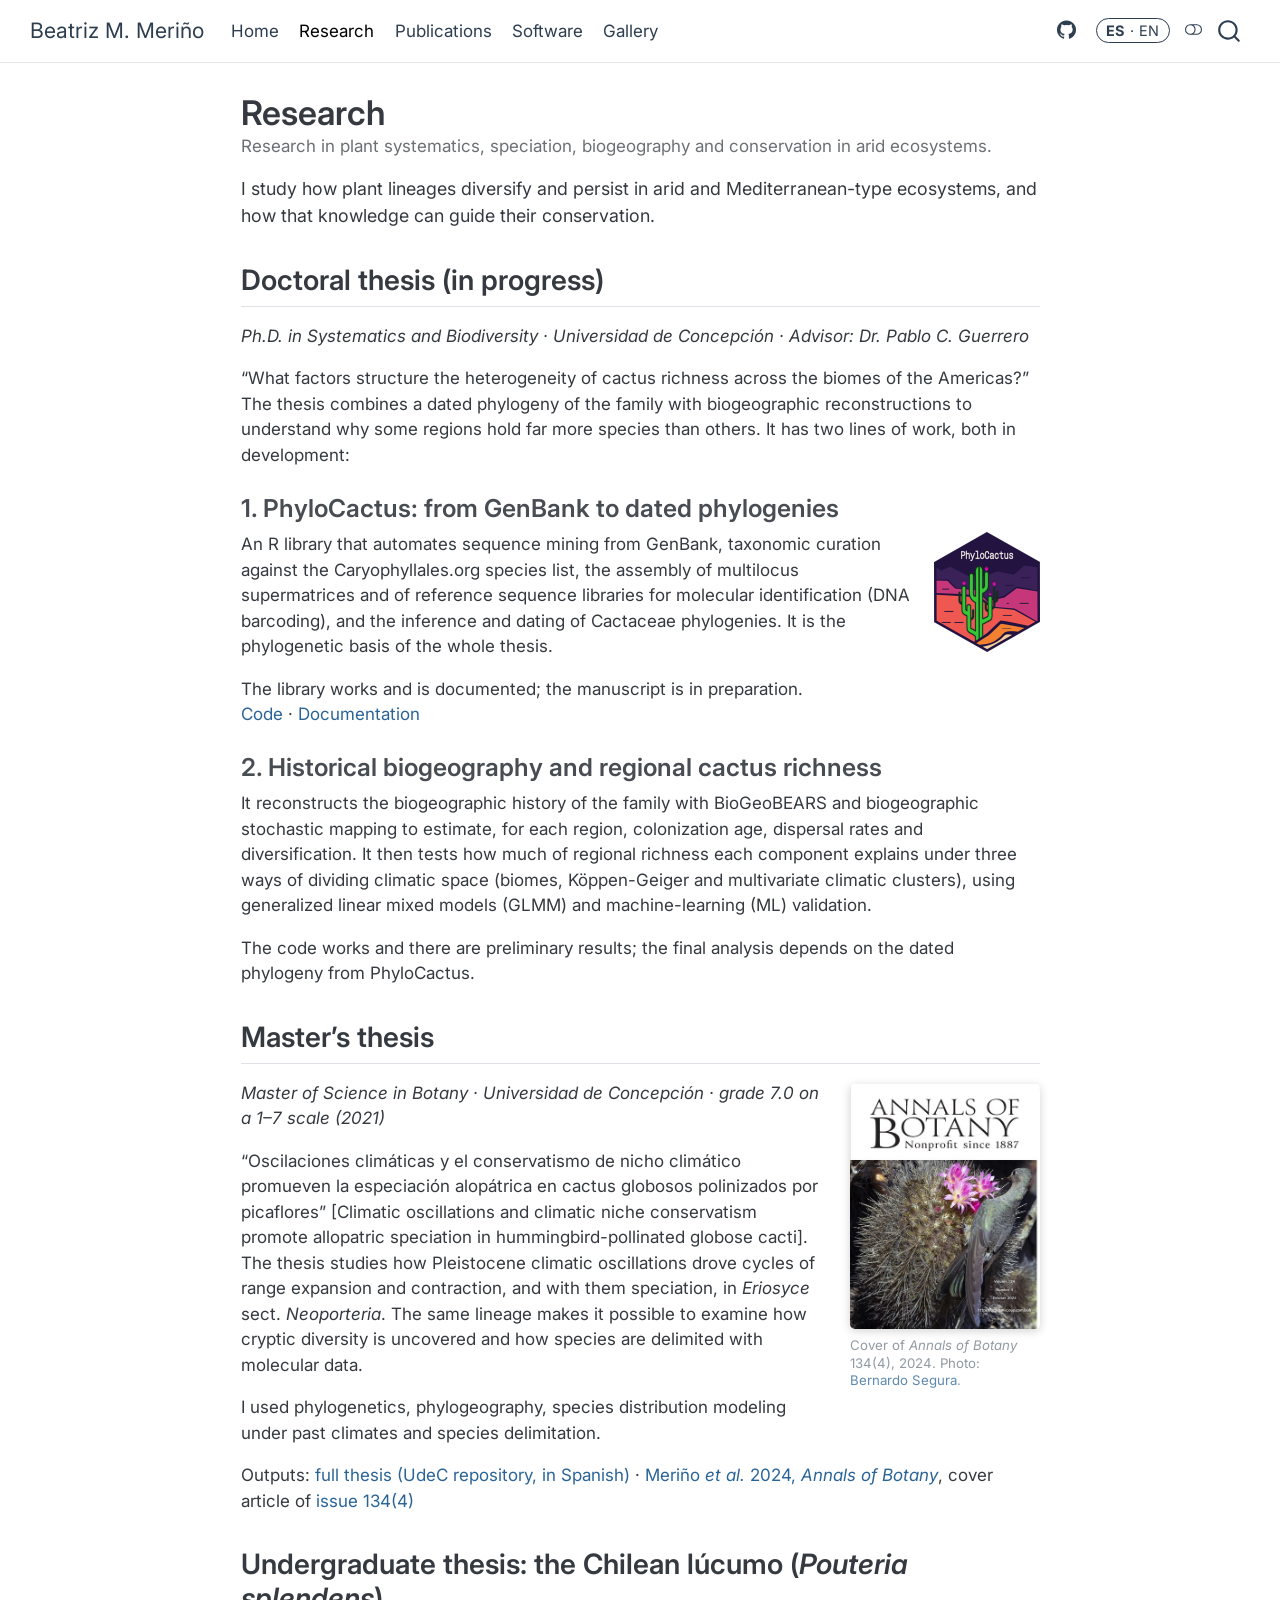
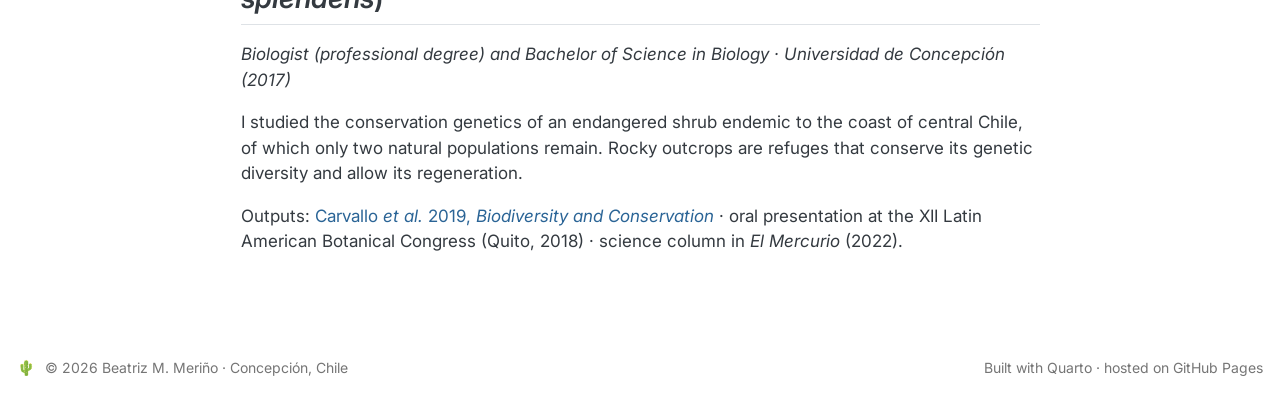
<file: en/research.html>
<!DOCTYPE html>
<html xmlns="http://www.w3.org/1999/xhtml" lang="en-US" xml:lang="en-US"><head>

<meta charset="utf-8">
<meta name="generator" content="quarto-1.11.9">

<meta name="viewport" content="width=device-width, initial-scale=1.0, user-scalable=yes">

<meta name="description" content="Research in plant systematics, speciation, biogeography and conservation in arid ecosystems.">

<title>Research – Beatriz M. Meriño</title>
<style>
/* Default styles provided by pandoc.
** See https://pandoc.org/MANUAL.html#variables-for-html for config info.
*/
span.smallcaps{font-variant: small-caps;}
div.columns{display: flex; gap: 1.5em;}
div.column{flex: auto;}
@media screen {
div.columns{gap: min(4vw, 1.5em);}
div.column{overflow-x: auto;}
}
div.hanging-indent{margin-left: 1.5em; text-indent: -1.5em;}
ul.task-list{list-style: none;}
ul.task-list li input[type="checkbox"] {
  width: 0.8em;
  margin: 0 0.8em 0.2em -1em; /* quarto-specific, see https://github.com/quarto-dev/quarto-cli/issues/4556 */ 
  vertical-align: middle;
}
</style>


<script src="../site_libs/quarto-nav/quarto-nav.js"></script>
<script src="../site_libs/quarto-nav/headroom.min.js"></script>
<script src="../site_libs/clipboard/clipboard.min.js"></script>
<script src="../site_libs/quarto-search/autocomplete.umd.js"></script>
<script src="../site_libs/quarto-search/fuse.min.js"></script>
<script src="../site_libs/quarto-search/quarto-search.js"></script>
<meta name="quarto:offset" content="../">
<link href="../assets/img/favicon.svg" rel="icon" type="image/svg+xml">
<script src="../site_libs/quarto-html/quarto.js" type="module"></script>
<script src="../site_libs/quarto-html/tabsets/tabsets.js" type="module"></script>
<script src="../site_libs/quarto-html/scrollable-regions/scrollable-regions.js" type="module"></script>
<script src="../site_libs/quarto-html/popper.min.js"></script>
<script src="../site_libs/quarto-html/tippy.umd.min.js"></script>
<script src="../site_libs/quarto-html/anchor.min.js"></script>
<link href="../site_libs/quarto-html/tippy.css" rel="stylesheet">
<link href="../site_libs/quarto-html/quarto-syntax-highlighting-1562915e16a7bb36b6a85835f6e478fd.css" rel="stylesheet" class="quarto-color-scheme" id="quarto-text-highlighting-styles">
<link href="../site_libs/quarto-html/quarto-syntax-highlighting-dark-3fa94827e3dc895fff3ce93c1207c1b4.css" rel="stylesheet" class="quarto-color-scheme quarto-color-alternate" id="quarto-text-highlighting-styles">
<link href="../site_libs/quarto-html/quarto-syntax-highlighting-1562915e16a7bb36b6a85835f6e478fd.css" rel="stylesheet" class="quarto-color-scheme-extra" id="quarto-text-highlighting-styles">
<script src="../site_libs/bootstrap/bootstrap.min.js"></script>
<link href="../site_libs/bootstrap/bootstrap-icons.css" rel="stylesheet">
<link href="../site_libs/bootstrap/bootstrap-6e8d50689a359965cfccb2ff989ddf82.min.css" rel="stylesheet" append-hash="true" class="quarto-color-scheme" id="quarto-bootstrap" data-mode="light">
<link href="../site_libs/bootstrap/bootstrap-dark-5677b13f6c5fc529923658b77eb05032.min.css" rel="stylesheet" append-hash="true" class="quarto-color-scheme quarto-color-alternate" id="quarto-bootstrap" data-mode="dark">
<link href="../site_libs/bootstrap/bootstrap-6e8d50689a359965cfccb2ff989ddf82.min.css" rel="stylesheet" append-hash="true" class="quarto-color-scheme-extra" id="quarto-bootstrap" data-mode="light">
<script id="quarto-search-options" type="application/json">{
  "location": "navbar",
  "copy-button": false,
  "collapse-after": 3,
  "panel-placement": "end",
  "type": "overlay",
  "limit": 50,
  "keyboard-shortcut": [
    "f",
    "/",
    "s"
  ],
  "show-item-context": false,
  "language": {
    "search-no-results-text": "No results",
    "search-matching-documents-text": "matching documents",
    "search-copy-link-title": "Copy link to search",
    "search-hide-matches-text": "Hide additional matches",
    "search-more-match-text": "more match in this document",
    "search-more-matches-text": "more matches in this document",
    "search-clear-button-title": "Clear",
    "search-text-placeholder": "",
    "search-detached-cancel-button-title": "Cancel",
    "search-submit-button-title": "Submit",
    "search-label": "Search"
  }
}</script>
<style>html{ scroll-behavior: smooth; }</style>


<meta property="og:title" content="Research – Beatriz M. Meriño">
<meta property="og:description" content="Research in plant systematics, speciation, biogeography and conservation in arid ecosystems.">
<meta property="og:image" content="https://beeamerino.github.io/assets/img/aob-134-4-cover.jpg">
<meta property="og:site_name" content="Beatriz M. Meriño">
<meta property="og:image:alt" content="Cover of Annals of Botany 134(4): Eriosyce litoralis in bloom with a giant hummingbird">
<meta property="og:image:height" content="541">
<meta property="og:image:width" content="420">
<meta name="twitter:title" content="Research – Beatriz M. Meriño">
<meta name="twitter:description" content="Research in plant systematics, speciation, biogeography and conservation in arid ecosystems.">
<meta name="twitter:image" content="https://beeamerino.github.io/assets/img/aob-134-4-cover.jpg">
<meta name="twitter:image:alt" content="Cover of Annals of Botany 134(4): Eriosyce litoralis in bloom with a giant hummingbird">
<meta name="twitter:card" content="summary_large_image">
</head>

<body class="nav-fixed fullcontent quarto-light"><a id="quarto-skip-link" class="visually-hidden-focusable" href="#quarto-document-content">Skip to main content</a><script id="quarto-html-before-body" type="application/javascript">
    const toggleBodyColorMode = (bsSheetEl) => {
      const mode = bsSheetEl.getAttribute("data-mode");
      const bodyEl = window.document.querySelector("body");
      if (mode === "dark") {
        bodyEl.classList.add("quarto-dark");
        bodyEl.classList.remove("quarto-light");
      } else {
        bodyEl.classList.add("quarto-light");
        bodyEl.classList.remove("quarto-dark");
      }
    }
    const toggleBodyColorPrimary = () => {
      const bsSheetEl = window.document.querySelector("link#quarto-bootstrap:not([rel=disabled-stylesheet])");
      if (bsSheetEl) {
        toggleBodyColorMode(bsSheetEl);
      }
    }
    const setColorSchemeToggle = (alternate) => {
      const toggles = window.document.querySelectorAll('.quarto-color-scheme-toggle');
      for (let i=0; i < toggles.length; i++) {
        const toggle = toggles[i];
        if (toggle) {
          toggle.setAttribute("aria-checked", alternate ? "true" : "false");
          if (alternate) {
            toggle.classList.add("alternate");
          } else {
            toggle.classList.remove("alternate");
          }
        }
      }
    };
    const toggleColorMode = (alternate) => {
      // Switch the stylesheets
      const primaryStylesheets = window.document.querySelectorAll('link.quarto-color-scheme:not(.quarto-color-alternate)');
      const alternateStylesheets = window.document.querySelectorAll('link.quarto-color-scheme.quarto-color-alternate');
      manageTransitions('#quarto-margin-sidebar .nav-link', false);
      if (alternate) {
        // note: dark is layered on light, we don't disable primary!
        enableStylesheet(alternateStylesheets);
        for (const sheetNode of alternateStylesheets) {
          if (sheetNode.id === "quarto-bootstrap") {
            toggleBodyColorMode(sheetNode);
          }
        }
      } else {
        disableStylesheet(alternateStylesheets);
        enableStylesheet(primaryStylesheets)
        toggleBodyColorPrimary();
      }
      manageTransitions('#quarto-margin-sidebar .nav-link', true);
      // Switch the toggles
      setColorSchemeToggle(alternate)
    }
    // Hack to workaround the fact that safari doesn't
    // properly recolor the scrollbar when toggling (#1455).
    // Not run on load: stylesheets are set before first paint there, and
    // scrolling would undo the scroll to a URL fragment (#14973).
    // The one pixel nudge keeps the reader where they were.
    const refreshSafariScrollbar = () => {
      if (navigator.userAgent.indexOf('Safari') > 0 && navigator.userAgent.indexOf('Chrome') == -1) {
        manageTransitions("body", false);
        const scrollY = window.scrollY;
        window.scrollTo(0, scrollY > 0 ? scrollY - 1 : 1);
        setTimeout(() => {
          window.scrollTo(0, scrollY);
          manageTransitions("body", true);
        }, 40);
      }
    }
    const disableStylesheet = (stylesheets) => {
      for (let i=0; i < stylesheets.length; i++) {
        const stylesheet = stylesheets[i];
        stylesheet.rel = 'disabled-stylesheet';
      }
    }
    const enableStylesheet = (stylesheets) => {
      for (let i=0; i < stylesheets.length; i++) {
        const stylesheet = stylesheets[i];
        if(stylesheet.rel !== 'stylesheet') { // for Chrome, which will still FOUC without this check
          stylesheet.rel = 'stylesheet';
        }
      }
    }
    const manageTransitions = (selector, allowTransitions) => {
      const els = window.document.querySelectorAll(selector);
      for (let i=0; i < els.length; i++) {
        const el = els[i];
        if (allowTransitions) {
          el.classList.remove('notransition');
        } else {
          el.classList.add('notransition');
        }
      }
    }
    const isFileUrl = () => {
      return window.location.protocol === 'file:';
    }
    const hasAlternateSentinel = () => {
      let styleSentinel = getColorSchemeSentinel();
      if (styleSentinel !== null) {
        return styleSentinel === "alternate";
      } else {
        return false;
      }
    }
    const setStyleSentinel = (alternate) => {
      const value = alternate ? "alternate" : "default";
      if (!isFileUrl()) {
        window.localStorage.setItem("quarto-color-scheme", value);
      } else {
        localAlternateSentinel = value;
      }
    }
    const getColorSchemeSentinel = () => {
      if (!isFileUrl()) {
        const storageValue = window.localStorage.getItem("quarto-color-scheme");
        return storageValue != null ? storageValue : localAlternateSentinel;
      } else {
        return localAlternateSentinel;
      }
    }
    const toggleGiscusIfUsed = (isAlternate, darkModeDefault) => {
      const baseTheme = document.querySelector('#giscus-base-theme')?.value ?? 'light';
      const alternateTheme = document.querySelector('#giscus-alt-theme')?.value ?? 'dark';
      let newTheme = '';
      if(authorPrefersDark) {
        newTheme = isAlternate ? baseTheme : alternateTheme;
      } else {
        newTheme = isAlternate ? alternateTheme : baseTheme;
      }
      const changeGiscusTheme = () => {
        // From: https://github.com/giscus/giscus/issues/336
        const sendMessage = (message) => {
          const iframe = document.querySelector('iframe.giscus-frame');
          if (!iframe) return;
          iframe.contentWindow.postMessage({ giscus: message }, 'https://giscus.app');
        }
        sendMessage({
          setConfig: {
            theme: newTheme
          }
        });
      }
      const isGiscussLoaded = window.document.querySelector('iframe.giscus-frame') !== null;
      if (isGiscussLoaded) {
        changeGiscusTheme();
      }
    };
    const authorPrefersDark = false;
    const queryPrefersDark = window.matchMedia('(prefers-color-scheme: dark)');
    const darkModeDefault = queryPrefersDark.matches;
      document.querySelector('link#quarto-text-highlighting-styles.quarto-color-scheme-extra').rel = 'disabled-stylesheet';
      document.querySelector('link#quarto-bootstrap.quarto-color-scheme-extra').rel = 'disabled-stylesheet';
    let localAlternateSentinel = darkModeDefault ? 'alternate' : 'default';
    // Dark / light mode switch
    window.quartoToggleColorScheme = () => {
      // Read the current dark / light value
      let toAlternate = !hasAlternateSentinel();
      toggleColorMode(toAlternate);
      refreshSafariScrollbar();
      setStyleSentinel(toAlternate);
      toggleGiscusIfUsed(toAlternate, darkModeDefault);
      window.dispatchEvent(new Event('resize'));
    };
    queryPrefersDark.addEventListener("change", e => {
      if(window.localStorage.getItem("quarto-color-scheme") !== null)
        return;
      const alternate = e.matches
      toggleColorMode(alternate);
      refreshSafariScrollbar();
      localAlternateSentinel = e.matches ? 'alternate' : 'default'; // this is used alongside local storage!
      toggleGiscusIfUsed(alternate, darkModeDefault);
    });
    // Switch to dark mode if need be
    if (hasAlternateSentinel()) {
      toggleColorMode(true);
    } else {
      toggleColorMode(false);
    }
  </script>

<div id="quarto-search-results"></div>
  <header id="quarto-header" class="headroom fixed-top">
    <nav class="navbar navbar-expand-lg " data-bs-theme="dark" aria-label="Site">
      <div class="navbar-container container-fluid">
      <div class="navbar-brand-container mx-auto">
    <a class="navbar-brand" href="../index.html">
    <span class="navbar-title">Beatriz M. Meriño</span>
    </a>
  </div>
          <button class="navbar-toggler" type="button" data-bs-toggle="collapse" data-bs-target="#navbarCollapse" aria-controls="navbarCollapse" aria-expanded="false" aria-label="Toggle navigation" onclick="if (window.quartoToggleHeadroom) { window.quartoToggleHeadroom(); }">
  <span class="navbar-toggler-icon"></span>
</button>
          <div class="collapse navbar-collapse" id="navbarCollapse">
            <ul class="navbar-nav navbar-nav-scroll me-auto">
  <li class="nav-item">
    <a class="nav-link" href="../en/index.html"> 
<span class="menu-text">Home</span></a>
  </li>  
  <li class="nav-item">
    <a class="nav-link active" href="../en/research.html" aria-current="page"> 
<span class="menu-text">Research</span></a>
  </li>  
  <li class="nav-item">
    <a class="nav-link" href="../en/publications.html"> 
<span class="menu-text">Publications</span></a>
  </li>  
  <li class="nav-item">
    <a class="nav-link" href="../en/software.html"> 
<span class="menu-text">Software</span></a>
  </li>  
  <li class="nav-item">
    <a class="nav-link" href="../en/gallery.html"> 
<span class="menu-text">Gallery</span></a>
  </li>  
</ul>
            <ul class="navbar-nav navbar-nav-scroll ms-auto">
  <li class="nav-item compact">
    <a class="nav-link" href="https://github.com/beeamerino"> <i class="bi bi-github" role="img" aria-label="GitHub">
</i> 
<span class="menu-text"></span></a>
  </li>  
  <li class="nav-item">
    <a class="nav-link" href="../index.html"> 
<span class="menu-text"><b>ES</b> · EN</span></a>
  </li>  
</ul>
          </div> <!-- /navcollapse -->
            <div class="quarto-navbar-tools">
  <button type="button" role="switch" aria-checked="false" class="quarto-color-scheme-toggle quarto-navigation-tool  px-1" onclick="window.quartoToggleColorScheme(); return false;" title="Toggle dark mode" aria-label="Toggle dark mode"><i class="bi"></i></button>
</div>
            <div id="quarto-search" class="" title="Search"></div>
      </div> <!-- /container-fluid -->
    </nav>
</header>
<!-- content -->
<div id="quarto-content" class="quarto-container page-columns page-rows-contents page-layout-article page-navbar">
<!-- sidebar -->
<!-- margin-sidebar -->
    
<!-- main -->
<main class="content" id="quarto-document-content" tabindex="-1">


<header id="title-block-header" class="quarto-title-block default">
<div class="quarto-title">
<h1 class="title">Research</h1>
</div>

<div>
  <div class="description">
    Research in plant systematics, speciation, biogeography and conservation in arid ecosystems.
  </div>
</div>


<div class="quarto-title-meta">

    
  
    
  </div>
  


</header>


<p><span class="lead-text">I study how plant lineages diversify and persist in arid and Mediterranean-type ecosystems, and how that knowledge can guide their conservation.</span></p>
<section id="doctoral-thesis-in-progress" class="level2">
<h2 class="anchored" data-anchor-id="doctoral-thesis-in-progress">Doctoral thesis (in progress)</h2>
<p><em>Ph.D.&nbsp;in Systematics and Biodiversity · Universidad de Concepción · Advisor: Dr.&nbsp;Pablo C. Guerrero</em></p>
<p>“What factors structure the heterogeneity of cactus richness across the biomes of the Americas?” The thesis combines a dated phylogeny of the family with biogeographic reconstructions to understand why some regions hold far more species than others. It has two lines of work, both in development:</p>
<section id="phylocactus-from-genbank-to-dated-phylogenies" class="level3">
<h3 class="anchored" data-anchor-id="phylocactus-from-genbank-to-dated-phylogenies">1. PhyloCactus: from GenBank to dated phylogenies</h3>
<p><img src="../assets/img/phylocactus-logo.png" class="section-logo img-fluid" alt="PhyloCactus logo"></p>
<p>An R library that automates sequence mining from GenBank, taxonomic curation against the Caryophyllales.org species list, the assembly of multilocus supermatrices and of reference sequence libraries for molecular identification (DNA barcoding), and the inference and dating of Cactaceae phylogenies. It is the phylogenetic basis of the whole thesis.</p>
<p>The library works and is documented; the manuscript is in preparation.<br>
<a href="https://github.com/beeamerino/PhyloCactus">Code</a> · <a href="https://beeamerino.github.io/PhyloCactus/">Documentation</a></p>
</section>
<section id="historical-biogeography-and-regional-cactus-richness" class="level3">
<h3 class="anchored" data-anchor-id="historical-biogeography-and-regional-cactus-richness">2. Historical biogeography and regional cactus richness</h3>
<p>It reconstructs the biogeographic history of the family with BioGeoBEARS and biogeographic stochastic mapping to estimate, for each region, colonization age, dispersal rates and diversification. It then tests how much of regional richness each component explains under three ways of dividing climatic space (biomes, Köppen-Geiger and multivariate climatic clusters), using generalized linear mixed models (GLMM) and machine-learning (ML) validation.</p>
<p>The code works and there are preliminary results; the final analysis depends on the dated phylogeny from PhyloCactus.</p>
</section>
</section>
<section id="masters-thesis" class="level2">
<h2 class="anchored" data-anchor-id="masters-thesis">Master’s thesis</h2>
<figure class="cover-fig figure"><a href="https://academic.oup.com/aob/issue/134/4" target="_blank" rel="noopener"><img src="../assets/img/aob-134-4-cover.jpg" alt="Cover of Annals of Botany 134(4): Eriosyce litoralis in bloom with a giant hummingbird" onerror="this.closest('figure').remove()" class="figure-img"></a><figcaption>Cover of <em>Annals of Botany</em> 134(4), 2024. Photo: <a href="https://www.instagram.com/bernardosegurafoto/" target="_blank" rel="noopener">Bernardo Segura</a>.</figcaption></figure>
<p><em>Master of Science in Botany · Universidad de Concepción · grade 7.0 on a 1–7 scale (2021)</em></p>
<p>“Oscilaciones climáticas y el conservatismo de nicho climático promueven la especiación alopátrica en cactus globosos polinizados por picaflores” [Climatic oscillations and climatic niche conservatism promote allopatric speciation in hummingbird-pollinated globose cacti]. The thesis studies how Pleistocene climatic oscillations drove cycles of range expansion and contraction, and with them speciation, in <em>Eriosyce</em> sect. <em>Neoporteria</em>. The same lineage makes it possible to examine how cryptic diversity is uncovered and how species are delimited with molecular data.</p>
<p>I used phylogenetics, phylogeography, species distribution modeling under past climates and species delimitation.</p>
<p>Outputs: <a href="https://repositorio.udec.cl/items/ba752332-f741-4092-bef8-04610ea96fcd">full thesis (UdeC repository, in Spanish)</a> · <a href="https://doi.org/10.1093/aob/mcae087">Meriño <em>et al.</em> 2024, <em>Annals of Botany</em></a>, cover article of <a href="https://academic.oup.com/aob/issue/134/4">issue 134(4)</a></p>
</section>
<section id="undergraduate-thesis-the-chilean-lúcumo-pouteria-splendens" class="level2">
<h2 class="anchored" data-anchor-id="undergraduate-thesis-the-chilean-lúcumo-pouteria-splendens">Undergraduate thesis: the Chilean lúcumo (<em>Pouteria splendens</em>)</h2>
<p><em>Biologist (professional degree) and Bachelor of Science in Biology · Universidad de Concepción (2017)</em></p>
<p>I studied the conservation genetics of an endangered shrub endemic to the coast of central Chile, of which only two natural populations remain. Rocky outcrops are refuges that conserve its genetic diversity and allow its regeneration.</p>
<p>Outputs: <a href="https://doi.org/10.1007/s10531-019-01797-6">Carvallo <em>et al.</em> 2019, <em>Biodiversity and Conservation</em></a> · oral presentation at the XII Latin American Botanical Congress (Quito, 2018) · science column in <em>El Mercurio</em> (2022).</p>


</section>

<a onclick="window.scrollTo(0, 0); return false;" role="button" id="quarto-back-to-top"><i class="bi bi-arrow-up"></i> Back to top</a></main> <!-- /main -->
<script>
/* ES/EN switch: points the navbar language link to the same page in the other language.
   Spanish pages live at the root (/research.html), English ones under /en/ (/en/research.html). */
(function () {
  var link = Array.prototype.find.call(document.querySelectorAll("a.nav-link"), function (a) {
    return /^\s*ES\s*·\s*EN\s*$/.test(a.textContent);
  });
  if (!link) return;
  link.setAttribute("aria-label", /\/en\//.test(window.location.pathname) ? "Leer en español" : "Read in English");
  link.classList.add("lang-toggle");
  var path = window.location.pathname;
  var file = path.split("/").pop() || "index.html";
  if (file === "404.html" || !/\.html$/.test(file)) file = "index.html";
  var inEnglish = /\/en\/[^\/]*$/.test(path);
  link.setAttribute("href", inEnglish ? "/" + file : "/en/" + file);
  link.setAttribute("hreflang", inEnglish ? "es" : "en");
})();
</script>
<script id="quarto-html-after-body" type="application/javascript">
  window.document.addEventListener("DOMContentLoaded", function (event) {
    // Ensure there is a toggle, if there isn't float one in the top right
    if (window.document.querySelector('.quarto-color-scheme-toggle') === null) {
      const toggle = window.document.createElement('button');
      toggle.type = "button";
      toggle.setAttribute("role", "switch");
      toggle.setAttribute("aria-checked", "false");
      toggle.classList.add('top-right');
      toggle.classList.add('quarto-color-scheme-toggle');
      toggle.setAttribute("aria-label", "Toggle dark mode");
      toggle.onclick = function() { try { window.quartoToggleColorScheme(); } catch {} return false; };
      const i = window.document.createElement("i");
      i.classList.add('bi');
      toggle.appendChild(i);
      // Put the toggle in a landmark of its own, so that landmark navigation
      // can reach it.
      //
      // The container is always a fresh direct child of body, and the toggle is
      // never moved into page furniture that the theme or the author controls.
      // The toggle is positioned against the page, so any ancestor that
      // establishes a containing block captures it: a positioned element or a
      // grid for position: absolute, and transform, filter, will-change or
      // contain for position: fixed. A direct child of body has none of these
      // to inherit, and the shift when one appears is silent and visual.
      //
      // ARIA says a document should have at most one banner, and axe reports a
      // duplicate whether or not the banners carry distinct labels. So use a
      // header when the page has no banner yet, and a named region otherwise.
      //
      // A header is a banner wherever it sits, unless it is inside sectioning
      // content, so this cannot just look at the children of body: a custom
      // page layout wraps the title block header in a plain div. An explicit
      // role="banner" always counts.
      const sectioning = 'article, aside, main, nav, section, [role="article"], [role="complementary"], [role="main"], [role="navigation"], [role="region"]';
      const hasBanner = Array.from(
        window.document.querySelectorAll('header:not([role]), [role="banner"]')
      ).some(function(el) {
        return el.hasAttribute("role") || el.closest(sectioning) === null;
      });
      const container = window.document.createElement(hasBanner ? "div" : "header");
      if (hasBanner) {
        container.setAttribute("role", "region");
        container.setAttribute("aria-label", "Toggle dark mode");
      }
      container.classList.add('quarto-color-scheme-toggle-container');
      container.appendChild(toggle);
      window.document.body.appendChild(container);
    }
    setColorSchemeToggle(hasAlternateSentinel())
    const icon = "";
    const anchorJS = new window.AnchorJS();
    anchorJS.options = {
      placement: 'right',
      icon: icon
    };
    anchorJS.add('.anchored');
    const isCodeAnnotation = (el) => {
      for (const clz of el.classList) {
        if (clz.startsWith('code-annotation-')) {                     
          return true;
        }
      }
      return false;
    }
    const onCopySuccess = function(e) {
      // button target
      const button = e.trigger;
      // don't keep focus
      button.blur();
      // flash "checked"
      button.classList.add('code-copy-button-checked');
      var currentTitle = button.getAttribute("title");
      button.setAttribute("title", "Copied!");
      let tooltip;
      if (window.bootstrap) {
        button.setAttribute("data-bs-toggle", "tooltip");
        button.setAttribute("data-bs-placement", "left");
        button.setAttribute("data-bs-title", "Copied!");
        tooltip = new bootstrap.Tooltip(button, 
          { trigger: "manual", 
            customClass: "code-copy-button-tooltip",
            offset: [0, -8]});
        tooltip.show();    
      }
      setTimeout(function() {
        if (tooltip) {
          tooltip.hide();
          button.removeAttribute("data-bs-title");
          button.removeAttribute("data-bs-toggle");
          button.removeAttribute("data-bs-placement");
        }
        button.setAttribute("title", currentTitle);
        button.classList.remove('code-copy-button-checked');
      }, 1000);
      // clear code selection
      e.clearSelection();
    }
    const getTextToCopy = function(trigger) {
      const outerScaffold = trigger.parentElement.cloneNode(true);
      const codeEl = outerScaffold.querySelector('code');
      for (const childEl of codeEl.children) {
        if (isCodeAnnotation(childEl)) {
          childEl.remove();
        }
      }
      return codeEl.innerText;
    }
    const clipboard = new window.ClipboardJS('.code-copy-button:not([data-in-quarto-modal])', {
      text: getTextToCopy
    });
    clipboard.on('success', onCopySuccess);
    if (window.document.getElementById('quarto-embedded-source-code-modal')) {
      const clipboardModal = new window.ClipboardJS('.code-copy-button[data-in-quarto-modal]', {
        text: getTextToCopy,
        container: window.document.getElementById('quarto-embedded-source-code-modal')
      });
      clipboardModal.on('success', onCopySuccess);
    }
      var localhostRegex = new RegExp(/^(?:http|https):\/\/localhost\:?[0-9]*\//);
      var mailtoRegex = new RegExp(/^mailto:/);
        var filterRegex = new RegExp("https:\/\/beeamerino\.github\.io");
      const newWindowLabel = "(opens in a new tab)";
      const newWindowNoteId = "quarto-ext-newwindow-label";
      // Links reference one hidden label through aria-describedby, so the
      // announcement never changes their accessible name.
      var describeNewWindow = (link) => {
        if (!window.document.getElementById(newWindowNoteId)) {
          var newWindowNote = window.document.createElement("span");
          newWindowNote.id = newWindowNoteId;
          newWindowNote.hidden = true;
          newWindowNote.textContent = newWindowLabel;
          window.document.body.appendChild(newWindowNote);
        }
        var describedBy = (link.getAttribute("aria-describedby") || "").split(/\s+/).filter(Boolean);
        if (!describedBy.includes(newWindowNoteId)) {
          describedBy.push(newWindowNoteId);
          link.setAttribute("aria-describedby", describedBy.join(" "));
        }
      }
      var isInternal = (href) => {
          return filterRegex.test(href) || localhostRegex.test(href) || mailtoRegex.test(href);
      }
      // Inspect non-navigation links and adorn them if external
      window.quartoDecorateExternalLinks = function (root) {
     var links = (root || window.document).querySelectorAll('a[href]:not(.nav-link):not(.navbar-brand):not(.toc-action):not(.sidebar-link):not(.sidebar-item-toggle):not(.pagination-link):not(.no-external):not([aria-hidden]):not(.dropdown-item):not(.quarto-navigation-tool):not(.about-link)');
      for (var i=0; i<links.length; i++) {
        const link = links[i];
        if (!isInternal(link.href)) {
          // undo the damage that might have been done by quarto-nav.js in the case of
          // links that we want to consider external
          if (link.dataset.originalHref !== undefined) {
            link.href = link.dataset.originalHref;
          }
            // target, if specified
            link.setAttribute("target", "_blank");
            if (link.getAttribute("rel") === null) {
              link.setAttribute("rel", "noopener");
            }
            describeNewWindow(link);
          if (!link.classList.contains('no-external-icon')) {
          }
        }
      }
      };
      window.quartoDecorateExternalLinks(window.document);
    // Esc closes the popup (WCAG 1.4.13) and focus leaving both trigger and
    // popup closes it (WCAG 2.4.11); tippy handles neither for interactive popups.
    const hideOnEscAndFocusOut = {
      name: 'hideOnEscAndFocusOut',
      defaultValue: true,
      fn(instance) {
        const dismiss = () => {
          // A show scheduled by the trigger delay would otherwise reopen it
          instance.clearDelayTimeouts();
          instance.hide();
        };
        const onKeyDown = (event) => {
          if (event.key !== 'Escape') {
            return;
          }
          // Keep Esc from also reaching page handlers (e.g. reveal.js overview),
          // except an open reveal.js slide menu, which Esc should close too.
          // The menu handles keys only when its keyboard option is on.
          const menuHandlesEsc = window.Reveal?.getPlugin?.('menu')?.isOpen() &&
            window.Reveal.getConfig().menu?.keyboard !== false;
          if (!menuHandlesEsc) {
            event.stopPropagation();
          }
          if (instance.popper.contains(window.document.activeElement)) {
            // Disabled while refocusing so the focus trigger does not reopen it
            instance.disable();
            instance.reference.focus();
            instance.enable();
          }
          dismiss();
        };
        const onFocusOut = (event) => {
          const target = event.relatedTarget;
          if (target && !instance.reference.contains(target) &&
              !instance.popper.contains(target)) {
            dismiss();
          }
        };
        // On the trigger too: a click trigger (code-annotations: select) has no
        // blur handling. Attached for the instance's lifetime so leaving the
        // trigger also cancels a show still pending on the trigger delay.
        instance.reference.addEventListener('focusout', onFocusOut);
        return {
          onShow() {
            window.document.addEventListener('keydown', onKeyDown, true);
            instance.popper.addEventListener('focusout', onFocusOut);
          },
          onHide() {
            window.document.removeEventListener('keydown', onKeyDown, true);
            instance.popper.removeEventListener('focusout', onFocusOut);
          },
          onDestroy() {
            instance.reference.removeEventListener('focusout', onFocusOut);
          },
        };
      },
    };
    function tippyHover(el, contentFn, onTriggerFn, onUntriggerFn) {
      const config = {
        allowHTML: true,
        maxWidth: 500,
        delay: 100,
        arrow: false,
        appendTo: function(el) {
            return el.parentElement;
        },
        interactive: true,
        interactiveBorder: 10,
        theme: 'quarto',
        placement: 'bottom-start',
        plugins: [hideOnEscAndFocusOut],
      };
      if (contentFn) {
        config.content = contentFn;
      }
      if (onTriggerFn) {
        config.onTrigger = onTriggerFn;
      }
      if (onUntriggerFn) {
        config.onUntrigger = onUntriggerFn;
      }
      window.tippy(el, config); 
    }
    const noterefs = window.document.querySelectorAll('a[role="doc-noteref"]');
    for (var i=0; i<noterefs.length; i++) {
      const ref = noterefs[i];
      tippyHover(ref, function() {
        // use id or data attribute instead here
        let href = ref.getAttribute('data-footnote-href') || ref.getAttribute('href');
        try { href = new URL(href).hash; } catch {}
        const id = href.replace(/^#\/?/, "");
        const note = window.document.getElementById(id);
        if (note) {
          return note.innerHTML;
        } else {
          return "";
        }
      });
    }
    const xrefs = window.document.querySelectorAll('a.quarto-xref');
    const processXRef = (id, note) => {
      // Strip column container classes
      const stripColumnClz = (el) => {
        el.classList.remove("page-full", "page-columns");
        if (el.children) {
          for (const child of el.children) {
            stripColumnClz(child);
          }
        }
      }
      stripColumnClz(note)
      if (id === null || id.startsWith('sec-')) {
        // Special case sections, only their first couple elements
        const container = document.createElement("div");
        if (note.children && note.children.length > 2) {
          container.appendChild(note.children[0].cloneNode(true));
          for (let i = 1; i < note.children.length; i++) {
            const child = note.children[i];
            if (child.tagName === "P" && child.innerText === "") {
              continue;
            } else {
              container.appendChild(child.cloneNode(true));
              break;
            }
          }
          if (window.Quarto?.typesetMath) {
            window.Quarto.typesetMath(container);
          }
          return container.innerHTML
        } else {
          if (window.Quarto?.typesetMath) {
            window.Quarto.typesetMath(note);
          }
          return note.innerHTML;
        }
      } else {
        // Remove any anchor links if they are present
        const anchorLink = note.querySelector('a.anchorjs-link');
        if (anchorLink) {
          anchorLink.remove();
        }
        if (window.Quarto?.typesetMath) {
          window.Quarto.typesetMath(note);
        }
        if (note.classList.contains("callout")) {
          return note.outerHTML;
        } else {
          return note.innerHTML;
        }
      }
    }
    for (var i=0; i<xrefs.length; i++) {
      const xref = xrefs[i];
      tippyHover(xref, undefined, function(instance) {
        instance.disable();
        let url = xref.getAttribute('href');
        let hash = undefined; 
        if (url.startsWith('#')) {
          hash = url;
        } else {
          try { hash = new URL(url).hash; } catch {}
        }
        if (hash) {
          const id = hash.replace(/^#\/?/, "");
          const note = window.document.getElementById(id);
          if (note !== null) {
            try {
              const html = processXRef(id, note.cloneNode(true));
              instance.setContent(html);
            } finally {
              instance.enable();
              instance.show();
            }
          } else {
            // See if we can fetch this
            fetch(url.split('#')[0])
            .then(res => res.text())
            .then(html => {
              const parser = new DOMParser();
              const htmlDoc = parser.parseFromString(html, "text/html");
              const note = htmlDoc.getElementById(id);
              if (note !== null) {
                const html = processXRef(id, note);
                instance.setContent(html);
              } 
            }).finally(() => {
              instance.enable();
              instance.show();
            });
          }
        } else {
          // See if we can fetch a full url (with no hash to target)
          // This is a special case and we should probably do some content thinning / targeting
          fetch(url)
          .then(res => res.text())
          .then(html => {
            const parser = new DOMParser();
            const htmlDoc = parser.parseFromString(html, "text/html");
            const note = htmlDoc.querySelector('main.content');
            if (note !== null) {
              // This should only happen for chapter cross references
              // (since there is no id in the URL)
              // remove the first header
              if (note.children.length > 0 && note.children[0].tagName === "HEADER") {
                note.children[0].remove();
              }
              const html = processXRef(null, note);
              instance.setContent(html);
            } 
          }).finally(() => {
            instance.enable();
            instance.show();
          });
        }
      }, function(instance) {
      });
    }
        let selectedAnnoteEl;
        const selectorForAnnotation = ( cell, annotation) => {
          let cellAttr = 'data-code-cell="' + cell + '"';
          let lineAttr = 'data-code-annotation="' +  annotation + '"';
          const selector = 'span[' + cellAttr + '][' + lineAttr + ']';
          return selector;
        }
        const selectCodeLines = (annoteEl) => {
          const doc = window.document;
          const targetCell = annoteEl.getAttribute("data-target-cell");
          const targetAnnotation = annoteEl.getAttribute("data-target-annotation");
          const annoteSpan = window.document.querySelector(selectorForAnnotation(targetCell, targetAnnotation));
          const lines = annoteSpan.getAttribute("data-code-lines").split(",");
          const lineIds = lines.map((line) => {
            return targetCell + "-" + line;
          })
          // Each band is positioned against its own containing block, which is
          // not the offsetParent of the lines, so place it from client rects.
          const placeBand = (band, firstEl, lastEl, codeBlock) => {
            const container = band.offsetParent;
            if (container === null) {
              return;
            }
            const containerRect = container.getBoundingClientRect();
            // Reveal.js scales slides with a transform, so convert client
            // pixels back to the CSS pixels of the container.
            const scale = containerRect.height / container.offsetHeight || 1;
            const firstRect = firstEl.getBoundingClientRect();
            const lastRect = lastEl.getBoundingClientRect();
            const top = (firstRect.top - containerRect.top) / scale - container.clientTop + container.scrollTop;
            const height = (lastRect.bottom - firstRect.top) / scale;
            band.style.top = top - 2 + "px";
            band.style.height = height + 4 + "px";
            if (codeBlock) {
              // Without the copy button wrapper, the containing block is wider
              // than the code block, so span the code block explicitly.
              const blockRect = codeBlock.getBoundingClientRect();
              band.style.left = (blockRect.left - containerRect.left) / scale - container.clientLeft + container.scrollLeft + "px";
              band.style.width = blockRect.width / scale + "px";
            }
          };
          if (lineIds.length > 0) {
            const el = window.document.getElementById(lineIds[0]);
            const lastEl = window.document.getElementById(lineIds[lineIds.length - 1]);
            const parent = el.parentElement.parentElement;
            // cook up a div (if necessary) and position it
            let div = window.document.getElementById("code-annotation-line-highlight");
            if (div === null) {
              div = window.document.createElement("div");
              div.setAttribute("id", "code-annotation-line-highlight");
              div.style.position = 'absolute';
              parent.appendChild(div);
            }
            placeBand(div, el, lastEl, parent.closest("div.sourceCode") || parent);
            let gutterDiv = window.document.getElementById("code-annotation-line-highlight-gutter");
            if (gutterDiv === null) {
              gutterDiv = window.document.createElement("div");
              gutterDiv.setAttribute("id", "code-annotation-line-highlight-gutter");
              gutterDiv.style.position = 'absolute';
              const codeCell = window.document.getElementById(targetCell);
              const gutter = codeCell.querySelector('.code-annotation-gutter');
              gutter.appendChild(gutterDiv);
            }
            placeBand(gutterDiv, el, lastEl);
            selectedAnnoteEl = annoteEl;
          }
        };
        const unselectCodeLines = () => {
          const elementsIds = ["code-annotation-line-highlight", "code-annotation-line-highlight-gutter"];
          elementsIds.forEach((elId) => {
            const div = window.document.getElementById(elId);
            if (div) {
              div.remove();
            }
          });
          selectedAnnoteEl = undefined;
        };
          // Handle positioning of the toggle
      window.addEventListener(
        "resize",
        throttle(() => {
          elRect = undefined;
          if (selectedAnnoteEl) {
            selectCodeLines(selectedAnnoteEl);
          }
        }, 10)
      );
      function throttle(fn, ms) {
      let throttle = false;
      let timer;
        return (...args) => {
          if(!throttle) { // first call gets through
              fn.apply(this, args);
              throttle = true;
          } else { // all the others get throttled
              if(timer) clearTimeout(timer); // cancel #2
              timer = setTimeout(() => {
                fn.apply(this, args);
                timer = throttle = false;
              }, ms);
          }
        };
      }
        // Attach click handler to the DT
        const annoteDls = window.document.querySelectorAll('dt[data-target-cell]');
        for (const annoteDlNode of annoteDls) {
          annoteDlNode.addEventListener('click', (event) => {
            const clickedEl = event.target;
            if (clickedEl !== selectedAnnoteEl) {
              unselectCodeLines();
              const activeEl = window.document.querySelector('dt[data-target-cell].code-annotation-active');
              if (activeEl) {
                activeEl.classList.remove('code-annotation-active');
              }
              selectCodeLines(clickedEl);
              clickedEl.classList.add('code-annotation-active');
            } else {
              // Unselect the line
              unselectCodeLines();
              clickedEl.classList.remove('code-annotation-active');
            }
          });
        }
    const findCites = (el) => {
      const parentEl = el.parentElement;
      if (parentEl) {
        const cites = parentEl.dataset.cites;
        if (cites) {
          return {
            el,
            cites: cites.split(' ')
          };
        } else {
          return findCites(el.parentElement)
        }
      } else {
        return undefined;
      }
    };
    var bibliorefs = window.document.querySelectorAll('a[role="doc-biblioref"]');
    for (var i=0; i<bibliorefs.length; i++) {
      const ref = bibliorefs[i];
      const citeInfo = findCites(ref);
      if (citeInfo) {
        tippyHover(citeInfo.el, function() {
          var popup = window.document.createElement('div');
          citeInfo.cites.forEach(function(cite) {
            var citeDiv = window.document.createElement('div');
            citeDiv.classList.add('hanging-indent');
            citeDiv.classList.add('csl-entry');
            var biblioDiv = window.document.getElementById('ref-' + cite);
            if (biblioDiv) {
              citeDiv.innerHTML = biblioDiv.innerHTML;
            }
            popup.appendChild(citeDiv);
          });
          return popup.innerHTML;
        });
      }
    }
  });
  </script>
  <script type="application/javascript">
  window.quartoScrollableRegionsLabels = {"code":"Scrollable code","output":"Scrollable output"};
  </script>
</div> <!-- /content -->
<footer class="footer">
  <div class="nav-footer">
    <div class="nav-footer-left">
<p><span class="cactus-emoji footer-cactus" aria-hidden="true">🌵</span> © 2026 Beatriz M. Meriño · Concepción, Chile</p>
</div>   
    <div class="nav-footer-center">
      &nbsp;
    </div>
    <div class="nav-footer-right">
<p>Built with <a href="https://quarto.org">Quarto</a> · hosted on GitHub Pages</p>
</div>
  </div>
</footer>




<script src="../site_libs/quarto-html/zenscroll-min.js"></script>
</body></html>
</file>
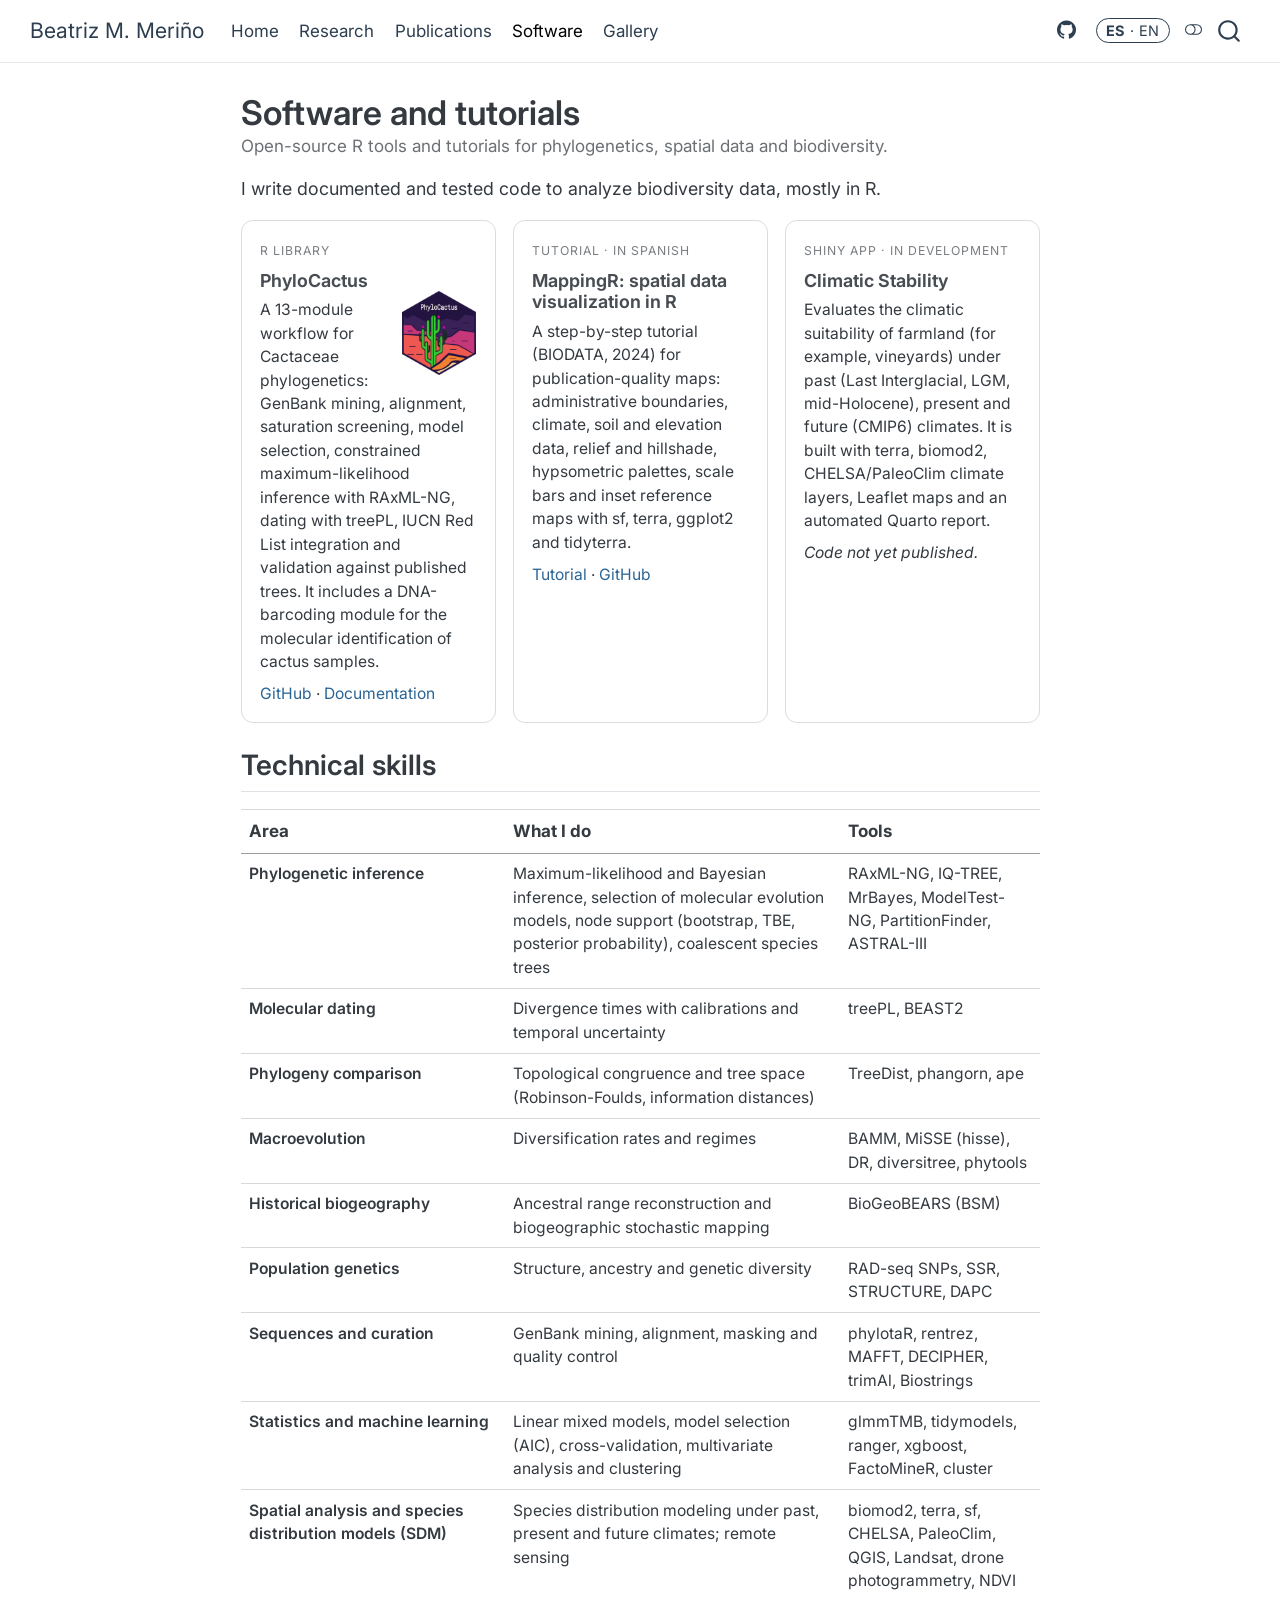
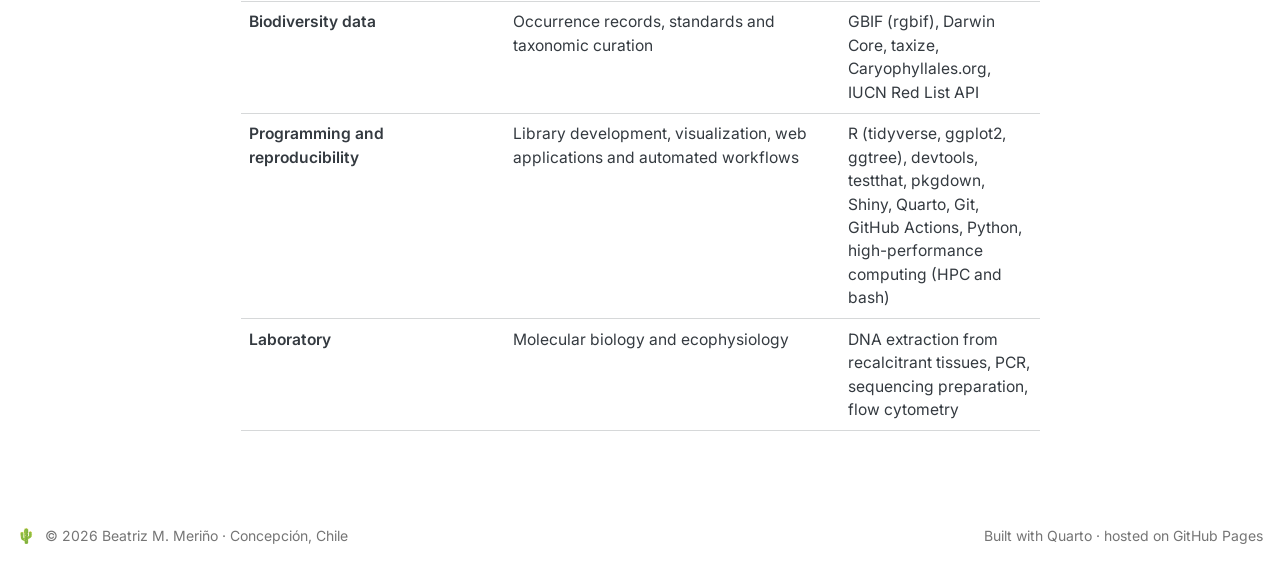
<file: en/software.html>
<!DOCTYPE html>
<html xmlns="http://www.w3.org/1999/xhtml" lang="en-US" xml:lang="en-US"><head>

<meta charset="utf-8">
<meta name="generator" content="quarto-1.11.9">

<meta name="viewport" content="width=device-width, initial-scale=1.0, user-scalable=yes">

<meta name="description" content="Open-source R tools and tutorials for phylogenetics, spatial data and biodiversity.">

<title>Software and tutorials – Beatriz M. Meriño</title>
<style>
/* Default styles provided by pandoc.
** See https://pandoc.org/MANUAL.html#variables-for-html for config info.
*/
span.smallcaps{font-variant: small-caps;}
div.columns{display: flex; gap: 1.5em;}
div.column{flex: auto;}
@media screen {
div.columns{gap: min(4vw, 1.5em);}
div.column{overflow-x: auto;}
}
div.hanging-indent{margin-left: 1.5em; text-indent: -1.5em;}
ul.task-list{list-style: none;}
ul.task-list li input[type="checkbox"] {
  width: 0.8em;
  margin: 0 0.8em 0.2em -1em; /* quarto-specific, see https://github.com/quarto-dev/quarto-cli/issues/4556 */ 
  vertical-align: middle;
}
</style>


<script src="../site_libs/quarto-nav/quarto-nav.js"></script>
<script src="../site_libs/quarto-nav/headroom.min.js"></script>
<script src="../site_libs/clipboard/clipboard.min.js"></script>
<script src="../site_libs/quarto-search/autocomplete.umd.js"></script>
<script src="../site_libs/quarto-search/fuse.min.js"></script>
<script src="../site_libs/quarto-search/quarto-search.js"></script>
<meta name="quarto:offset" content="../">
<link href="../assets/img/favicon.svg" rel="icon" type="image/svg+xml">
<script src="../site_libs/quarto-html/quarto.js" type="module"></script>
<script src="../site_libs/quarto-html/tabsets/tabsets.js" type="module"></script>
<script src="../site_libs/quarto-html/scrollable-regions/scrollable-regions.js" type="module"></script>
<script src="../site_libs/quarto-html/popper.min.js"></script>
<script src="../site_libs/quarto-html/tippy.umd.min.js"></script>
<script src="../site_libs/quarto-html/anchor.min.js"></script>
<link href="../site_libs/quarto-html/tippy.css" rel="stylesheet">
<link href="../site_libs/quarto-html/quarto-syntax-highlighting-1562915e16a7bb36b6a85835f6e478fd.css" rel="stylesheet" class="quarto-color-scheme" id="quarto-text-highlighting-styles">
<link href="../site_libs/quarto-html/quarto-syntax-highlighting-dark-3fa94827e3dc895fff3ce93c1207c1b4.css" rel="stylesheet" class="quarto-color-scheme quarto-color-alternate" id="quarto-text-highlighting-styles">
<link href="../site_libs/quarto-html/quarto-syntax-highlighting-1562915e16a7bb36b6a85835f6e478fd.css" rel="stylesheet" class="quarto-color-scheme-extra" id="quarto-text-highlighting-styles">
<script src="../site_libs/bootstrap/bootstrap.min.js"></script>
<link href="../site_libs/bootstrap/bootstrap-icons.css" rel="stylesheet">
<link href="../site_libs/bootstrap/bootstrap-6e8d50689a359965cfccb2ff989ddf82.min.css" rel="stylesheet" append-hash="true" class="quarto-color-scheme" id="quarto-bootstrap" data-mode="light">
<link href="../site_libs/bootstrap/bootstrap-dark-5677b13f6c5fc529923658b77eb05032.min.css" rel="stylesheet" append-hash="true" class="quarto-color-scheme quarto-color-alternate" id="quarto-bootstrap" data-mode="dark">
<link href="../site_libs/bootstrap/bootstrap-6e8d50689a359965cfccb2ff989ddf82.min.css" rel="stylesheet" append-hash="true" class="quarto-color-scheme-extra" id="quarto-bootstrap" data-mode="light">
<script id="quarto-search-options" type="application/json">{
  "location": "navbar",
  "copy-button": false,
  "collapse-after": 3,
  "panel-placement": "end",
  "type": "overlay",
  "limit": 50,
  "keyboard-shortcut": [
    "f",
    "/",
    "s"
  ],
  "show-item-context": false,
  "language": {
    "search-no-results-text": "No results",
    "search-matching-documents-text": "matching documents",
    "search-copy-link-title": "Copy link to search",
    "search-hide-matches-text": "Hide additional matches",
    "search-more-match-text": "more match in this document",
    "search-more-matches-text": "more matches in this document",
    "search-clear-button-title": "Clear",
    "search-text-placeholder": "",
    "search-detached-cancel-button-title": "Cancel",
    "search-submit-button-title": "Submit",
    "search-label": "Search"
  }
}</script>
<style>html{ scroll-behavior: smooth; }</style>


<meta property="og:title" content="Software and tutorials – Beatriz M. Meriño">
<meta property="og:description" content="Open-source R tools and tutorials for phylogenetics, spatial data and biodiversity.">
<meta property="og:image" content="https://beeamerino.github.io/assets/img/phylocactus-logo.png">
<meta property="og:site_name" content="Beatriz M. Meriño">
<meta property="og:image:alt" content="PhyloCactus logo">
<meta property="og:image:height" content="240">
<meta property="og:image:width" content="212">
<meta name="twitter:title" content="Software and tutorials – Beatriz M. Meriño">
<meta name="twitter:description" content="Open-source R tools and tutorials for phylogenetics, spatial data and biodiversity.">
<meta name="twitter:image" content="https://beeamerino.github.io/assets/img/phylocactus-logo.png">
<meta name="twitter:image:alt" content="PhyloCactus logo">
<meta name="twitter:card" content="summary_large_image">
</head>

<body class="nav-fixed fullcontent quarto-light"><a id="quarto-skip-link" class="visually-hidden-focusable" href="#quarto-document-content">Skip to main content</a><script id="quarto-html-before-body" type="application/javascript">
    const toggleBodyColorMode = (bsSheetEl) => {
      const mode = bsSheetEl.getAttribute("data-mode");
      const bodyEl = window.document.querySelector("body");
      if (mode === "dark") {
        bodyEl.classList.add("quarto-dark");
        bodyEl.classList.remove("quarto-light");
      } else {
        bodyEl.classList.add("quarto-light");
        bodyEl.classList.remove("quarto-dark");
      }
    }
    const toggleBodyColorPrimary = () => {
      const bsSheetEl = window.document.querySelector("link#quarto-bootstrap:not([rel=disabled-stylesheet])");
      if (bsSheetEl) {
        toggleBodyColorMode(bsSheetEl);
      }
    }
    const setColorSchemeToggle = (alternate) => {
      const toggles = window.document.querySelectorAll('.quarto-color-scheme-toggle');
      for (let i=0; i < toggles.length; i++) {
        const toggle = toggles[i];
        if (toggle) {
          toggle.setAttribute("aria-checked", alternate ? "true" : "false");
          if (alternate) {
            toggle.classList.add("alternate");
          } else {
            toggle.classList.remove("alternate");
          }
        }
      }
    };
    const toggleColorMode = (alternate) => {
      // Switch the stylesheets
      const primaryStylesheets = window.document.querySelectorAll('link.quarto-color-scheme:not(.quarto-color-alternate)');
      const alternateStylesheets = window.document.querySelectorAll('link.quarto-color-scheme.quarto-color-alternate');
      manageTransitions('#quarto-margin-sidebar .nav-link', false);
      if (alternate) {
        // note: dark is layered on light, we don't disable primary!
        enableStylesheet(alternateStylesheets);
        for (const sheetNode of alternateStylesheets) {
          if (sheetNode.id === "quarto-bootstrap") {
            toggleBodyColorMode(sheetNode);
          }
        }
      } else {
        disableStylesheet(alternateStylesheets);
        enableStylesheet(primaryStylesheets)
        toggleBodyColorPrimary();
      }
      manageTransitions('#quarto-margin-sidebar .nav-link', true);
      // Switch the toggles
      setColorSchemeToggle(alternate)
    }
    // Hack to workaround the fact that safari doesn't
    // properly recolor the scrollbar when toggling (#1455).
    // Not run on load: stylesheets are set before first paint there, and
    // scrolling would undo the scroll to a URL fragment (#14973).
    // The one pixel nudge keeps the reader where they were.
    const refreshSafariScrollbar = () => {
      if (navigator.userAgent.indexOf('Safari') > 0 && navigator.userAgent.indexOf('Chrome') == -1) {
        manageTransitions("body", false);
        const scrollY = window.scrollY;
        window.scrollTo(0, scrollY > 0 ? scrollY - 1 : 1);
        setTimeout(() => {
          window.scrollTo(0, scrollY);
          manageTransitions("body", true);
        }, 40);
      }
    }
    const disableStylesheet = (stylesheets) => {
      for (let i=0; i < stylesheets.length; i++) {
        const stylesheet = stylesheets[i];
        stylesheet.rel = 'disabled-stylesheet';
      }
    }
    const enableStylesheet = (stylesheets) => {
      for (let i=0; i < stylesheets.length; i++) {
        const stylesheet = stylesheets[i];
        if(stylesheet.rel !== 'stylesheet') { // for Chrome, which will still FOUC without this check
          stylesheet.rel = 'stylesheet';
        }
      }
    }
    const manageTransitions = (selector, allowTransitions) => {
      const els = window.document.querySelectorAll(selector);
      for (let i=0; i < els.length; i++) {
        const el = els[i];
        if (allowTransitions) {
          el.classList.remove('notransition');
        } else {
          el.classList.add('notransition');
        }
      }
    }
    const isFileUrl = () => {
      return window.location.protocol === 'file:';
    }
    const hasAlternateSentinel = () => {
      let styleSentinel = getColorSchemeSentinel();
      if (styleSentinel !== null) {
        return styleSentinel === "alternate";
      } else {
        return false;
      }
    }
    const setStyleSentinel = (alternate) => {
      const value = alternate ? "alternate" : "default";
      if (!isFileUrl()) {
        window.localStorage.setItem("quarto-color-scheme", value);
      } else {
        localAlternateSentinel = value;
      }
    }
    const getColorSchemeSentinel = () => {
      if (!isFileUrl()) {
        const storageValue = window.localStorage.getItem("quarto-color-scheme");
        return storageValue != null ? storageValue : localAlternateSentinel;
      } else {
        return localAlternateSentinel;
      }
    }
    const toggleGiscusIfUsed = (isAlternate, darkModeDefault) => {
      const baseTheme = document.querySelector('#giscus-base-theme')?.value ?? 'light';
      const alternateTheme = document.querySelector('#giscus-alt-theme')?.value ?? 'dark';
      let newTheme = '';
      if(authorPrefersDark) {
        newTheme = isAlternate ? baseTheme : alternateTheme;
      } else {
        newTheme = isAlternate ? alternateTheme : baseTheme;
      }
      const changeGiscusTheme = () => {
        // From: https://github.com/giscus/giscus/issues/336
        const sendMessage = (message) => {
          const iframe = document.querySelector('iframe.giscus-frame');
          if (!iframe) return;
          iframe.contentWindow.postMessage({ giscus: message }, 'https://giscus.app');
        }
        sendMessage({
          setConfig: {
            theme: newTheme
          }
        });
      }
      const isGiscussLoaded = window.document.querySelector('iframe.giscus-frame') !== null;
      if (isGiscussLoaded) {
        changeGiscusTheme();
      }
    };
    const authorPrefersDark = false;
    const queryPrefersDark = window.matchMedia('(prefers-color-scheme: dark)');
    const darkModeDefault = queryPrefersDark.matches;
      document.querySelector('link#quarto-text-highlighting-styles.quarto-color-scheme-extra').rel = 'disabled-stylesheet';
      document.querySelector('link#quarto-bootstrap.quarto-color-scheme-extra').rel = 'disabled-stylesheet';
    let localAlternateSentinel = darkModeDefault ? 'alternate' : 'default';
    // Dark / light mode switch
    window.quartoToggleColorScheme = () => {
      // Read the current dark / light value
      let toAlternate = !hasAlternateSentinel();
      toggleColorMode(toAlternate);
      refreshSafariScrollbar();
      setStyleSentinel(toAlternate);
      toggleGiscusIfUsed(toAlternate, darkModeDefault);
      window.dispatchEvent(new Event('resize'));
    };
    queryPrefersDark.addEventListener("change", e => {
      if(window.localStorage.getItem("quarto-color-scheme") !== null)
        return;
      const alternate = e.matches
      toggleColorMode(alternate);
      refreshSafariScrollbar();
      localAlternateSentinel = e.matches ? 'alternate' : 'default'; // this is used alongside local storage!
      toggleGiscusIfUsed(alternate, darkModeDefault);
    });
    // Switch to dark mode if need be
    if (hasAlternateSentinel()) {
      toggleColorMode(true);
    } else {
      toggleColorMode(false);
    }
  </script>

<div id="quarto-search-results"></div>
  <header id="quarto-header" class="headroom fixed-top">
    <nav class="navbar navbar-expand-lg " data-bs-theme="dark" aria-label="Site">
      <div class="navbar-container container-fluid">
      <div class="navbar-brand-container mx-auto">
    <a class="navbar-brand" href="../index.html">
    <span class="navbar-title">Beatriz M. Meriño</span>
    </a>
  </div>
          <button class="navbar-toggler" type="button" data-bs-toggle="collapse" data-bs-target="#navbarCollapse" aria-controls="navbarCollapse" aria-expanded="false" aria-label="Toggle navigation" onclick="if (window.quartoToggleHeadroom) { window.quartoToggleHeadroom(); }">
  <span class="navbar-toggler-icon"></span>
</button>
          <div class="collapse navbar-collapse" id="navbarCollapse">
            <ul class="navbar-nav navbar-nav-scroll me-auto">
  <li class="nav-item">
    <a class="nav-link" href="../en/index.html"> 
<span class="menu-text">Home</span></a>
  </li>  
  <li class="nav-item">
    <a class="nav-link" href="../en/research.html"> 
<span class="menu-text">Research</span></a>
  </li>  
  <li class="nav-item">
    <a class="nav-link" href="../en/publications.html"> 
<span class="menu-text">Publications</span></a>
  </li>  
  <li class="nav-item">
    <a class="nav-link active" href="../en/software.html" aria-current="page"> 
<span class="menu-text">Software</span></a>
  </li>  
  <li class="nav-item">
    <a class="nav-link" href="../en/gallery.html"> 
<span class="menu-text">Gallery</span></a>
  </li>  
</ul>
            <ul class="navbar-nav navbar-nav-scroll ms-auto">
  <li class="nav-item compact">
    <a class="nav-link" href="https://github.com/beeamerino"> <i class="bi bi-github" role="img" aria-label="GitHub">
</i> 
<span class="menu-text"></span></a>
  </li>  
  <li class="nav-item">
    <a class="nav-link" href="../index.html"> 
<span class="menu-text"><b>ES</b> · EN</span></a>
  </li>  
</ul>
          </div> <!-- /navcollapse -->
            <div class="quarto-navbar-tools">
  <button type="button" role="switch" aria-checked="false" class="quarto-color-scheme-toggle quarto-navigation-tool  px-1" onclick="window.quartoToggleColorScheme(); return false;" title="Toggle dark mode" aria-label="Toggle dark mode"><i class="bi"></i></button>
</div>
            <div id="quarto-search" class="" title="Search"></div>
      </div> <!-- /container-fluid -->
    </nav>
</header>
<!-- content -->
<div id="quarto-content" class="quarto-container page-columns page-rows-contents page-layout-article page-navbar">
<!-- sidebar -->
<!-- margin-sidebar -->
    
<!-- main -->
<main class="content" id="quarto-document-content" tabindex="-1">


<header id="title-block-header" class="quarto-title-block default">
<div class="quarto-title">
<h1 class="title">Software and tutorials</h1>
</div>

<div>
  <div class="description">
    Open-source R tools and tutorials for phylogenetics, spatial data and biodiversity.
  </div>
</div>


<div class="quarto-title-meta">

    
  
    
  </div>
  


</header>


<p><span class="lead-text">I write documented and tested code to analyze biodiversity data, mostly in R.</span></p>
<div class="card-grid">
<div class="pcard">
<p><span class="kicker">R library</span></p>
<section id="phylocactus" class="level4">
<h4 class="anchored" data-anchor-id="phylocactus">PhyloCactus</h4>
<p><img src="../assets/img/phylocactus-logo.png" class="card-logo img-fluid" alt="PhyloCactus logo"></p>
<p>A 13-module workflow for Cactaceae phylogenetics: GenBank mining, alignment, saturation screening, model selection, constrained maximum-likelihood inference with RAxML-NG, dating with treePL, IUCN Red List integration and validation against published trees. It includes a DNA-barcoding module for the molecular identification of cactus samples.</p>
<p><a href="https://github.com/beeamerino/PhyloCactus">GitHub</a> · <a href="https://beeamerino.github.io/PhyloCactus/">Documentation</a></p>
</section>
</div>
<div class="pcard">
<p><span class="kicker">Tutorial · in Spanish</span></p>
<section id="mappingr-spatial-data-visualization-in-r" class="level4">
<h4 class="anchored" data-anchor-id="mappingr-spatial-data-visualization-in-r">MappingR: spatial data visualization in R</h4>
<p>A step-by-step tutorial (BIODATA, 2024) for publication-quality maps: administrative boundaries, climate, soil and elevation data, relief and hillshade, hypsometric palettes, scale bars and inset reference maps with sf, terra, ggplot2 and tidyterra.</p>
<p><a href="https://beeamerino.github.io/BIODATA-MappingR/MappingR.html">Tutorial</a> · <a href="https://github.com/beeamerino/BIODATA-MappingR">GitHub</a></p>
</section>
</div>
<div class="pcard">
<p><span class="kicker">Shiny app · in development</span></p>
<section id="climatic-stability" class="level4">
<h4 class="anchored" data-anchor-id="climatic-stability">Climatic Stability</h4>
<p>Evaluates the climatic suitability of farmland (for example, vineyards) under past (Last Interglacial, LGM, mid-Holocene), present and future (CMIP6) climates. It is built with terra, biomod2, CHELSA/PaleoClim climate layers, Leaflet maps and an automated Quarto report.</p>
<p><em>Code not yet published.</em></p>
</section>
</div>
</div>
<section id="technical-skills" class="level2">
<h2 class="anchored" data-anchor-id="technical-skills">Technical skills</h2>
<div class="software-table">
<table class="caption-top table">
<colgroup>
<col style="width: 33%">
<col style="width: 33%">
<col style="width: 33%">
</colgroup>
<thead>
<tr class="header">
<th>Area</th>
<th>What I do</th>
<th>Tools</th>
</tr>
</thead>
<tbody>
<tr class="odd">
<td>Phylogenetic inference</td>
<td>Maximum-likelihood and Bayesian inference, selection of molecular evolution models, node support (bootstrap, TBE, posterior probability), coalescent species trees</td>
<td>RAxML-NG, IQ-TREE, MrBayes, ModelTest-NG, PartitionFinder, ASTRAL-III</td>
</tr>
<tr class="even">
<td>Molecular dating</td>
<td>Divergence times with calibrations and temporal uncertainty</td>
<td>treePL, BEAST2</td>
</tr>
<tr class="odd">
<td>Phylogeny comparison</td>
<td>Topological congruence and tree space (Robinson-Foulds, information distances)</td>
<td>TreeDist, phangorn, ape</td>
</tr>
<tr class="even">
<td>Macroevolution</td>
<td>Diversification rates and regimes</td>
<td>BAMM, MiSSE (hisse), DR, diversitree, phytools</td>
</tr>
<tr class="odd">
<td>Historical biogeography</td>
<td>Ancestral range reconstruction and biogeographic stochastic mapping</td>
<td>BioGeoBEARS (BSM)</td>
</tr>
<tr class="even">
<td>Population genetics</td>
<td>Structure, ancestry and genetic diversity</td>
<td>RAD-seq SNPs, SSR, STRUCTURE, DAPC</td>
</tr>
<tr class="odd">
<td>Sequences and curation</td>
<td>GenBank mining, alignment, masking and quality control</td>
<td>phylotaR, rentrez, MAFFT, DECIPHER, trimAl, Biostrings</td>
</tr>
<tr class="even">
<td>Statistics and machine learning</td>
<td>Linear mixed models, model selection (AIC), cross-validation, multivariate analysis and clustering</td>
<td>glmmTMB, tidymodels, ranger, xgboost, FactoMineR, cluster</td>
</tr>
<tr class="odd">
<td>Spatial analysis and species distribution models (SDM)</td>
<td>Species distribution modeling under past, present and future climates; remote sensing</td>
<td>biomod2, terra, sf, CHELSA, PaleoClim, QGIS, Landsat, drone photogrammetry, NDVI</td>
</tr>
<tr class="even">
<td>Biodiversity data</td>
<td>Occurrence records, standards and taxonomic curation</td>
<td>GBIF (rgbif), Darwin Core, taxize, Caryophyllales.org, IUCN Red List API</td>
</tr>
<tr class="odd">
<td>Programming and reproducibility</td>
<td>Library development, visualization, web applications and automated workflows</td>
<td>R (tidyverse, ggplot2, ggtree), devtools, testthat, pkgdown, Shiny, Quarto, Git, GitHub Actions, Python, high-performance computing (HPC and bash)</td>
</tr>
<tr class="even">
<td>Laboratory</td>
<td>Molecular biology and ecophysiology</td>
<td>DNA extraction from recalcitrant tissues, PCR, sequencing preparation, flow cytometry</td>
</tr>
</tbody>
</table>
</div>


</section>

<a onclick="window.scrollTo(0, 0); return false;" role="button" id="quarto-back-to-top"><i class="bi bi-arrow-up"></i> Back to top</a></main> <!-- /main -->
<script>
/* ES/EN switch: points the navbar language link to the same page in the other language.
   Spanish pages live at the root (/research.html), English ones under /en/ (/en/research.html). */
(function () {
  var link = Array.prototype.find.call(document.querySelectorAll("a.nav-link"), function (a) {
    return /^\s*ES\s*·\s*EN\s*$/.test(a.textContent);
  });
  if (!link) return;
  link.setAttribute("aria-label", /\/en\//.test(window.location.pathname) ? "Leer en español" : "Read in English");
  link.classList.add("lang-toggle");
  var path = window.location.pathname;
  var file = path.split("/").pop() || "index.html";
  if (file === "404.html" || !/\.html$/.test(file)) file = "index.html";
  var inEnglish = /\/en\/[^\/]*$/.test(path);
  link.setAttribute("href", inEnglish ? "/" + file : "/en/" + file);
  link.setAttribute("hreflang", inEnglish ? "es" : "en");
})();
</script>
<script id="quarto-html-after-body" type="application/javascript">
  window.document.addEventListener("DOMContentLoaded", function (event) {
    // Ensure there is a toggle, if there isn't float one in the top right
    if (window.document.querySelector('.quarto-color-scheme-toggle') === null) {
      const toggle = window.document.createElement('button');
      toggle.type = "button";
      toggle.setAttribute("role", "switch");
      toggle.setAttribute("aria-checked", "false");
      toggle.classList.add('top-right');
      toggle.classList.add('quarto-color-scheme-toggle');
      toggle.setAttribute("aria-label", "Toggle dark mode");
      toggle.onclick = function() { try { window.quartoToggleColorScheme(); } catch {} return false; };
      const i = window.document.createElement("i");
      i.classList.add('bi');
      toggle.appendChild(i);
      // Put the toggle in a landmark of its own, so that landmark navigation
      // can reach it.
      //
      // The container is always a fresh direct child of body, and the toggle is
      // never moved into page furniture that the theme or the author controls.
      // The toggle is positioned against the page, so any ancestor that
      // establishes a containing block captures it: a positioned element or a
      // grid for position: absolute, and transform, filter, will-change or
      // contain for position: fixed. A direct child of body has none of these
      // to inherit, and the shift when one appears is silent and visual.
      //
      // ARIA says a document should have at most one banner, and axe reports a
      // duplicate whether or not the banners carry distinct labels. So use a
      // header when the page has no banner yet, and a named region otherwise.
      //
      // A header is a banner wherever it sits, unless it is inside sectioning
      // content, so this cannot just look at the children of body: a custom
      // page layout wraps the title block header in a plain div. An explicit
      // role="banner" always counts.
      const sectioning = 'article, aside, main, nav, section, [role="article"], [role="complementary"], [role="main"], [role="navigation"], [role="region"]';
      const hasBanner = Array.from(
        window.document.querySelectorAll('header:not([role]), [role="banner"]')
      ).some(function(el) {
        return el.hasAttribute("role") || el.closest(sectioning) === null;
      });
      const container = window.document.createElement(hasBanner ? "div" : "header");
      if (hasBanner) {
        container.setAttribute("role", "region");
        container.setAttribute("aria-label", "Toggle dark mode");
      }
      container.classList.add('quarto-color-scheme-toggle-container');
      container.appendChild(toggle);
      window.document.body.appendChild(container);
    }
    setColorSchemeToggle(hasAlternateSentinel())
    const icon = "";
    const anchorJS = new window.AnchorJS();
    anchorJS.options = {
      placement: 'right',
      icon: icon
    };
    anchorJS.add('.anchored');
    const isCodeAnnotation = (el) => {
      for (const clz of el.classList) {
        if (clz.startsWith('code-annotation-')) {                     
          return true;
        }
      }
      return false;
    }
    const onCopySuccess = function(e) {
      // button target
      const button = e.trigger;
      // don't keep focus
      button.blur();
      // flash "checked"
      button.classList.add('code-copy-button-checked');
      var currentTitle = button.getAttribute("title");
      button.setAttribute("title", "Copied!");
      let tooltip;
      if (window.bootstrap) {
        button.setAttribute("data-bs-toggle", "tooltip");
        button.setAttribute("data-bs-placement", "left");
        button.setAttribute("data-bs-title", "Copied!");
        tooltip = new bootstrap.Tooltip(button, 
          { trigger: "manual", 
            customClass: "code-copy-button-tooltip",
            offset: [0, -8]});
        tooltip.show();    
      }
      setTimeout(function() {
        if (tooltip) {
          tooltip.hide();
          button.removeAttribute("data-bs-title");
          button.removeAttribute("data-bs-toggle");
          button.removeAttribute("data-bs-placement");
        }
        button.setAttribute("title", currentTitle);
        button.classList.remove('code-copy-button-checked');
      }, 1000);
      // clear code selection
      e.clearSelection();
    }
    const getTextToCopy = function(trigger) {
      const outerScaffold = trigger.parentElement.cloneNode(true);
      const codeEl = outerScaffold.querySelector('code');
      for (const childEl of codeEl.children) {
        if (isCodeAnnotation(childEl)) {
          childEl.remove();
        }
      }
      return codeEl.innerText;
    }
    const clipboard = new window.ClipboardJS('.code-copy-button:not([data-in-quarto-modal])', {
      text: getTextToCopy
    });
    clipboard.on('success', onCopySuccess);
    if (window.document.getElementById('quarto-embedded-source-code-modal')) {
      const clipboardModal = new window.ClipboardJS('.code-copy-button[data-in-quarto-modal]', {
        text: getTextToCopy,
        container: window.document.getElementById('quarto-embedded-source-code-modal')
      });
      clipboardModal.on('success', onCopySuccess);
    }
      var localhostRegex = new RegExp(/^(?:http|https):\/\/localhost\:?[0-9]*\//);
      var mailtoRegex = new RegExp(/^mailto:/);
        var filterRegex = new RegExp("https:\/\/beeamerino\.github\.io");
      const newWindowLabel = "(opens in a new tab)";
      const newWindowNoteId = "quarto-ext-newwindow-label";
      // Links reference one hidden label through aria-describedby, so the
      // announcement never changes their accessible name.
      var describeNewWindow = (link) => {
        if (!window.document.getElementById(newWindowNoteId)) {
          var newWindowNote = window.document.createElement("span");
          newWindowNote.id = newWindowNoteId;
          newWindowNote.hidden = true;
          newWindowNote.textContent = newWindowLabel;
          window.document.body.appendChild(newWindowNote);
        }
        var describedBy = (link.getAttribute("aria-describedby") || "").split(/\s+/).filter(Boolean);
        if (!describedBy.includes(newWindowNoteId)) {
          describedBy.push(newWindowNoteId);
          link.setAttribute("aria-describedby", describedBy.join(" "));
        }
      }
      var isInternal = (href) => {
          return filterRegex.test(href) || localhostRegex.test(href) || mailtoRegex.test(href);
      }
      // Inspect non-navigation links and adorn them if external
      window.quartoDecorateExternalLinks = function (root) {
     var links = (root || window.document).querySelectorAll('a[href]:not(.nav-link):not(.navbar-brand):not(.toc-action):not(.sidebar-link):not(.sidebar-item-toggle):not(.pagination-link):not(.no-external):not([aria-hidden]):not(.dropdown-item):not(.quarto-navigation-tool):not(.about-link)');
      for (var i=0; i<links.length; i++) {
        const link = links[i];
        if (!isInternal(link.href)) {
          // undo the damage that might have been done by quarto-nav.js in the case of
          // links that we want to consider external
          if (link.dataset.originalHref !== undefined) {
            link.href = link.dataset.originalHref;
          }
            // target, if specified
            link.setAttribute("target", "_blank");
            if (link.getAttribute("rel") === null) {
              link.setAttribute("rel", "noopener");
            }
            describeNewWindow(link);
          if (!link.classList.contains('no-external-icon')) {
          }
        }
      }
      };
      window.quartoDecorateExternalLinks(window.document);
    // Esc closes the popup (WCAG 1.4.13) and focus leaving both trigger and
    // popup closes it (WCAG 2.4.11); tippy handles neither for interactive popups.
    const hideOnEscAndFocusOut = {
      name: 'hideOnEscAndFocusOut',
      defaultValue: true,
      fn(instance) {
        const dismiss = () => {
          // A show scheduled by the trigger delay would otherwise reopen it
          instance.clearDelayTimeouts();
          instance.hide();
        };
        const onKeyDown = (event) => {
          if (event.key !== 'Escape') {
            return;
          }
          // Keep Esc from also reaching page handlers (e.g. reveal.js overview),
          // except an open reveal.js slide menu, which Esc should close too.
          // The menu handles keys only when its keyboard option is on.
          const menuHandlesEsc = window.Reveal?.getPlugin?.('menu')?.isOpen() &&
            window.Reveal.getConfig().menu?.keyboard !== false;
          if (!menuHandlesEsc) {
            event.stopPropagation();
          }
          if (instance.popper.contains(window.document.activeElement)) {
            // Disabled while refocusing so the focus trigger does not reopen it
            instance.disable();
            instance.reference.focus();
            instance.enable();
          }
          dismiss();
        };
        const onFocusOut = (event) => {
          const target = event.relatedTarget;
          if (target && !instance.reference.contains(target) &&
              !instance.popper.contains(target)) {
            dismiss();
          }
        };
        // On the trigger too: a click trigger (code-annotations: select) has no
        // blur handling. Attached for the instance's lifetime so leaving the
        // trigger also cancels a show still pending on the trigger delay.
        instance.reference.addEventListener('focusout', onFocusOut);
        return {
          onShow() {
            window.document.addEventListener('keydown', onKeyDown, true);
            instance.popper.addEventListener('focusout', onFocusOut);
          },
          onHide() {
            window.document.removeEventListener('keydown', onKeyDown, true);
            instance.popper.removeEventListener('focusout', onFocusOut);
          },
          onDestroy() {
            instance.reference.removeEventListener('focusout', onFocusOut);
          },
        };
      },
    };
    function tippyHover(el, contentFn, onTriggerFn, onUntriggerFn) {
      const config = {
        allowHTML: true,
        maxWidth: 500,
        delay: 100,
        arrow: false,
        appendTo: function(el) {
            return el.parentElement;
        },
        interactive: true,
        interactiveBorder: 10,
        theme: 'quarto',
        placement: 'bottom-start',
        plugins: [hideOnEscAndFocusOut],
      };
      if (contentFn) {
        config.content = contentFn;
      }
      if (onTriggerFn) {
        config.onTrigger = onTriggerFn;
      }
      if (onUntriggerFn) {
        config.onUntrigger = onUntriggerFn;
      }
      window.tippy(el, config); 
    }
    const noterefs = window.document.querySelectorAll('a[role="doc-noteref"]');
    for (var i=0; i<noterefs.length; i++) {
      const ref = noterefs[i];
      tippyHover(ref, function() {
        // use id or data attribute instead here
        let href = ref.getAttribute('data-footnote-href') || ref.getAttribute('href');
        try { href = new URL(href).hash; } catch {}
        const id = href.replace(/^#\/?/, "");
        const note = window.document.getElementById(id);
        if (note) {
          return note.innerHTML;
        } else {
          return "";
        }
      });
    }
    const xrefs = window.document.querySelectorAll('a.quarto-xref');
    const processXRef = (id, note) => {
      // Strip column container classes
      const stripColumnClz = (el) => {
        el.classList.remove("page-full", "page-columns");
        if (el.children) {
          for (const child of el.children) {
            stripColumnClz(child);
          }
        }
      }
      stripColumnClz(note)
      if (id === null || id.startsWith('sec-')) {
        // Special case sections, only their first couple elements
        const container = document.createElement("div");
        if (note.children && note.children.length > 2) {
          container.appendChild(note.children[0].cloneNode(true));
          for (let i = 1; i < note.children.length; i++) {
            const child = note.children[i];
            if (child.tagName === "P" && child.innerText === "") {
              continue;
            } else {
              container.appendChild(child.cloneNode(true));
              break;
            }
          }
          if (window.Quarto?.typesetMath) {
            window.Quarto.typesetMath(container);
          }
          return container.innerHTML
        } else {
          if (window.Quarto?.typesetMath) {
            window.Quarto.typesetMath(note);
          }
          return note.innerHTML;
        }
      } else {
        // Remove any anchor links if they are present
        const anchorLink = note.querySelector('a.anchorjs-link');
        if (anchorLink) {
          anchorLink.remove();
        }
        if (window.Quarto?.typesetMath) {
          window.Quarto.typesetMath(note);
        }
        if (note.classList.contains("callout")) {
          return note.outerHTML;
        } else {
          return note.innerHTML;
        }
      }
    }
    for (var i=0; i<xrefs.length; i++) {
      const xref = xrefs[i];
      tippyHover(xref, undefined, function(instance) {
        instance.disable();
        let url = xref.getAttribute('href');
        let hash = undefined; 
        if (url.startsWith('#')) {
          hash = url;
        } else {
          try { hash = new URL(url).hash; } catch {}
        }
        if (hash) {
          const id = hash.replace(/^#\/?/, "");
          const note = window.document.getElementById(id);
          if (note !== null) {
            try {
              const html = processXRef(id, note.cloneNode(true));
              instance.setContent(html);
            } finally {
              instance.enable();
              instance.show();
            }
          } else {
            // See if we can fetch this
            fetch(url.split('#')[0])
            .then(res => res.text())
            .then(html => {
              const parser = new DOMParser();
              const htmlDoc = parser.parseFromString(html, "text/html");
              const note = htmlDoc.getElementById(id);
              if (note !== null) {
                const html = processXRef(id, note);
                instance.setContent(html);
              } 
            }).finally(() => {
              instance.enable();
              instance.show();
            });
          }
        } else {
          // See if we can fetch a full url (with no hash to target)
          // This is a special case and we should probably do some content thinning / targeting
          fetch(url)
          .then(res => res.text())
          .then(html => {
            const parser = new DOMParser();
            const htmlDoc = parser.parseFromString(html, "text/html");
            const note = htmlDoc.querySelector('main.content');
            if (note !== null) {
              // This should only happen for chapter cross references
              // (since there is no id in the URL)
              // remove the first header
              if (note.children.length > 0 && note.children[0].tagName === "HEADER") {
                note.children[0].remove();
              }
              const html = processXRef(null, note);
              instance.setContent(html);
            } 
          }).finally(() => {
            instance.enable();
            instance.show();
          });
        }
      }, function(instance) {
      });
    }
        let selectedAnnoteEl;
        const selectorForAnnotation = ( cell, annotation) => {
          let cellAttr = 'data-code-cell="' + cell + '"';
          let lineAttr = 'data-code-annotation="' +  annotation + '"';
          const selector = 'span[' + cellAttr + '][' + lineAttr + ']';
          return selector;
        }
        const selectCodeLines = (annoteEl) => {
          const doc = window.document;
          const targetCell = annoteEl.getAttribute("data-target-cell");
          const targetAnnotation = annoteEl.getAttribute("data-target-annotation");
          const annoteSpan = window.document.querySelector(selectorForAnnotation(targetCell, targetAnnotation));
          const lines = annoteSpan.getAttribute("data-code-lines").split(",");
          const lineIds = lines.map((line) => {
            return targetCell + "-" + line;
          })
          // Each band is positioned against its own containing block, which is
          // not the offsetParent of the lines, so place it from client rects.
          const placeBand = (band, firstEl, lastEl, codeBlock) => {
            const container = band.offsetParent;
            if (container === null) {
              return;
            }
            const containerRect = container.getBoundingClientRect();
            // Reveal.js scales slides with a transform, so convert client
            // pixels back to the CSS pixels of the container.
            const scale = containerRect.height / container.offsetHeight || 1;
            const firstRect = firstEl.getBoundingClientRect();
            const lastRect = lastEl.getBoundingClientRect();
            const top = (firstRect.top - containerRect.top) / scale - container.clientTop + container.scrollTop;
            const height = (lastRect.bottom - firstRect.top) / scale;
            band.style.top = top - 2 + "px";
            band.style.height = height + 4 + "px";
            if (codeBlock) {
              // Without the copy button wrapper, the containing block is wider
              // than the code block, so span the code block explicitly.
              const blockRect = codeBlock.getBoundingClientRect();
              band.style.left = (blockRect.left - containerRect.left) / scale - container.clientLeft + container.scrollLeft + "px";
              band.style.width = blockRect.width / scale + "px";
            }
          };
          if (lineIds.length > 0) {
            const el = window.document.getElementById(lineIds[0]);
            const lastEl = window.document.getElementById(lineIds[lineIds.length - 1]);
            const parent = el.parentElement.parentElement;
            // cook up a div (if necessary) and position it
            let div = window.document.getElementById("code-annotation-line-highlight");
            if (div === null) {
              div = window.document.createElement("div");
              div.setAttribute("id", "code-annotation-line-highlight");
              div.style.position = 'absolute';
              parent.appendChild(div);
            }
            placeBand(div, el, lastEl, parent.closest("div.sourceCode") || parent);
            let gutterDiv = window.document.getElementById("code-annotation-line-highlight-gutter");
            if (gutterDiv === null) {
              gutterDiv = window.document.createElement("div");
              gutterDiv.setAttribute("id", "code-annotation-line-highlight-gutter");
              gutterDiv.style.position = 'absolute';
              const codeCell = window.document.getElementById(targetCell);
              const gutter = codeCell.querySelector('.code-annotation-gutter');
              gutter.appendChild(gutterDiv);
            }
            placeBand(gutterDiv, el, lastEl);
            selectedAnnoteEl = annoteEl;
          }
        };
        const unselectCodeLines = () => {
          const elementsIds = ["code-annotation-line-highlight", "code-annotation-line-highlight-gutter"];
          elementsIds.forEach((elId) => {
            const div = window.document.getElementById(elId);
            if (div) {
              div.remove();
            }
          });
          selectedAnnoteEl = undefined;
        };
          // Handle positioning of the toggle
      window.addEventListener(
        "resize",
        throttle(() => {
          elRect = undefined;
          if (selectedAnnoteEl) {
            selectCodeLines(selectedAnnoteEl);
          }
        }, 10)
      );
      function throttle(fn, ms) {
      let throttle = false;
      let timer;
        return (...args) => {
          if(!throttle) { // first call gets through
              fn.apply(this, args);
              throttle = true;
          } else { // all the others get throttled
              if(timer) clearTimeout(timer); // cancel #2
              timer = setTimeout(() => {
                fn.apply(this, args);
                timer = throttle = false;
              }, ms);
          }
        };
      }
        // Attach click handler to the DT
        const annoteDls = window.document.querySelectorAll('dt[data-target-cell]');
        for (const annoteDlNode of annoteDls) {
          annoteDlNode.addEventListener('click', (event) => {
            const clickedEl = event.target;
            if (clickedEl !== selectedAnnoteEl) {
              unselectCodeLines();
              const activeEl = window.document.querySelector('dt[data-target-cell].code-annotation-active');
              if (activeEl) {
                activeEl.classList.remove('code-annotation-active');
              }
              selectCodeLines(clickedEl);
              clickedEl.classList.add('code-annotation-active');
            } else {
              // Unselect the line
              unselectCodeLines();
              clickedEl.classList.remove('code-annotation-active');
            }
          });
        }
    const findCites = (el) => {
      const parentEl = el.parentElement;
      if (parentEl) {
        const cites = parentEl.dataset.cites;
        if (cites) {
          return {
            el,
            cites: cites.split(' ')
          };
        } else {
          return findCites(el.parentElement)
        }
      } else {
        return undefined;
      }
    };
    var bibliorefs = window.document.querySelectorAll('a[role="doc-biblioref"]');
    for (var i=0; i<bibliorefs.length; i++) {
      const ref = bibliorefs[i];
      const citeInfo = findCites(ref);
      if (citeInfo) {
        tippyHover(citeInfo.el, function() {
          var popup = window.document.createElement('div');
          citeInfo.cites.forEach(function(cite) {
            var citeDiv = window.document.createElement('div');
            citeDiv.classList.add('hanging-indent');
            citeDiv.classList.add('csl-entry');
            var biblioDiv = window.document.getElementById('ref-' + cite);
            if (biblioDiv) {
              citeDiv.innerHTML = biblioDiv.innerHTML;
            }
            popup.appendChild(citeDiv);
          });
          return popup.innerHTML;
        });
      }
    }
  });
  </script>
  <script type="application/javascript">
  window.quartoScrollableRegionsLabels = {"code":"Scrollable code","output":"Scrollable output"};
  </script>
</div> <!-- /content -->
<footer class="footer">
  <div class="nav-footer">
    <div class="nav-footer-left">
<p><span class="cactus-emoji footer-cactus" aria-hidden="true">🌵</span> © 2026 Beatriz M. Meriño · Concepción, Chile</p>
</div>   
    <div class="nav-footer-center">
      &nbsp;
    </div>
    <div class="nav-footer-right">
<p>Built with <a href="https://quarto.org">Quarto</a> · hosted on GitHub Pages</p>
</div>
  </div>
</footer>




<script src="../site_libs/quarto-html/zenscroll-min.js"></script>
</body></html>
</file>
<file: site_libs/quarto-html/tippy.css>
.tippy-box[data-animation=fade][data-state=hidden]{opacity:0}[data-tippy-root]{max-width:calc(100vw - 10px)}.tippy-box{position:relative;background-color:#333;color:#fff;border-radius:4px;font-size:14px;line-height:1.4;white-space:normal;outline:0;transition-property:transform,visibility,opacity}.tippy-box[data-placement^=top]>.tippy-arrow{bottom:0}.tippy-box[data-placement^=top]>.tippy-arrow:before{bottom:-7px;left:0;border-width:8px 8px 0;border-top-color:initial;transform-origin:center top}.tippy-box[data-placement^=bottom]>.tippy-arrow{top:0}.tippy-box[data-placement^=bottom]>.tippy-arrow:before{top:-7px;left:0;border-width:0 8px 8px;border-bottom-color:initial;transform-origin:center bottom}.tippy-box[data-placement^=left]>.tippy-arrow{right:0}.tippy-box[data-placement^=left]>.tippy-arrow:before{border-width:8px 0 8px 8px;border-left-color:initial;right:-7px;transform-origin:center left}.tippy-box[data-placement^=right]>.tippy-arrow{left:0}.tippy-box[data-placement^=right]>.tippy-arrow:before{left:-7px;border-width:8px 8px 8px 0;border-right-color:initial;transform-origin:center right}.tippy-box[data-inertia][data-state=visible]{transition-timing-function:cubic-bezier(.54,1.5,.38,1.11)}.tippy-arrow{width:16px;height:16px;color:#333}.tippy-arrow:before{content:"";position:absolute;border-color:transparent;border-style:solid}.tippy-content{position:relative;padding:5px 9px;z-index:1}
</file>
<file: site_libs/quarto-html/quarto-syntax-highlighting-1562915e16a7bb36b6a85835f6e478fd.css>
/* quarto syntax highlight colors */
:root {
  --quarto-hl-ot-color: #003B4F;
  --quarto-hl-at-color: #657422;
  --quarto-hl-ss-color: #20794D;
  --quarto-hl-an-color: #5E5E5E;
  --quarto-hl-fu-color: #4758AB;
  --quarto-hl-st-color: #20794D;
  --quarto-hl-cf-color: #003B4F;
  --quarto-hl-op-color: #5E5E5E;
  --quarto-hl-er-color: #AD0000;
  --quarto-hl-bn-color: #AD0000;
  --quarto-hl-al-color: #AD0000;
  --quarto-hl-va-color: #111111;
  --quarto-hl-bu-color: inherit;
  --quarto-hl-ex-color: inherit;
  --quarto-hl-pp-color: #AD0000;
  --quarto-hl-in-color: #5E5E5E;
  --quarto-hl-vs-color: #20794D;
  --quarto-hl-wa-color: #5E5E5E;
  --quarto-hl-do-color: #5E5E5E;
  --quarto-hl-im-color: #00769E;
  --quarto-hl-ch-color: #20794D;
  --quarto-hl-dt-color: #AD0000;
  --quarto-hl-fl-color: #AD0000;
  --quarto-hl-co-color: #5E5E5E;
  --quarto-hl-cv-color: #5E5E5E;
  --quarto-hl-cn-color: #8f5902;
  --quarto-hl-sc-color: #5E5E5E;
  --quarto-hl-dv-color: #AD0000;
  --quarto-hl-kw-color: #003B4F;
}

/* other quarto variables */
:root {
  --quarto-font-monospace: "JetBrains Mono", ui-monospace, SFMono-Regular, Menlo, monospace;
}

/* syntax highlight based on Pandoc's rules */
pre > code.sourceCode > span {
  color: #003B4F;
}

code.sourceCode > span {
  color: #003B4F;
}

div.sourceCode,
div.sourceCode pre.sourceCode {
  color: #003B4F;
}

/* Normal */
code span {
  color: #003B4F;
}

/* Alert */
code span.al {
  color: #AD0000;
  font-style: inherit;
}

/* Annotation */
code span.an {
  color: #5E5E5E;
  font-style: inherit;
}

/* Attribute */
code span.at {
  color: #657422;
  font-style: inherit;
}

/* BaseN */
code span.bn {
  color: #AD0000;
  font-style: inherit;
}

/* BuiltIn */
code span.bu {
  font-style: inherit;
}

/* ControlFlow */
code span.cf {
  color: #003B4F;
  font-weight: bold;
  font-style: inherit;
}

/* Char */
code span.ch {
  color: #20794D;
  font-style: inherit;
}

/* Constant */
code span.cn {
  color: #8f5902;
  font-style: inherit;
}

/* Comment */
code span.co {
  color: #5E5E5E;
  font-style: inherit;
}

/* CommentVar */
code span.cv {
  color: #5E5E5E;
  font-style: italic;
}

/* Documentation */
code span.do {
  color: #5E5E5E;
  font-style: italic;
}

/* DataType */
code span.dt {
  color: #AD0000;
  font-style: inherit;
}

/* DecVal */
code span.dv {
  color: #AD0000;
  font-style: inherit;
}

/* Error */
code span.er {
  color: #AD0000;
  font-style: inherit;
}

/* Extension */
code span.ex {
  font-style: inherit;
}

/* Float */
code span.fl {
  color: #AD0000;
  font-style: inherit;
}

/* Function */
code span.fu {
  color: #4758AB;
  font-style: inherit;
}

/* Import */
code span.im {
  color: #00769E;
  font-style: inherit;
}

/* Information */
code span.in {
  color: #5E5E5E;
  font-style: inherit;
}

/* Keyword */
code span.kw {
  color: #003B4F;
  font-weight: bold;
  font-style: inherit;
}

/* Operator */
code span.op {
  color: #5E5E5E;
  font-style: inherit;
}

/* Other */
code span.ot {
  color: #003B4F;
  font-style: inherit;
}

/* Preprocessor */
code span.pp {
  color: #AD0000;
  font-style: inherit;
}

/* SpecialChar */
code span.sc {
  color: #5E5E5E;
  font-style: inherit;
}

/* SpecialString */
code span.ss {
  color: #20794D;
  font-style: inherit;
}

/* String */
code span.st {
  color: #20794D;
  font-style: inherit;
}

/* Variable */
code span.va {
  color: #111111;
  font-style: inherit;
}

/* VerbatimString */
code span.vs {
  color: #20794D;
  font-style: inherit;
}

/* Warning */
code span.wa {
  color: #5E5E5E;
  font-style: italic;
}

.prevent-inlining {
  content: "</";
}

/*# sourceMappingURL=a9bcf09ede447c6de0c1a751c609c3a9.css.map */
</file>
<file: site_libs/quarto-html/quarto-syntax-highlighting-dark-3fa94827e3dc895fff3ce93c1207c1b4.css>
/* quarto syntax highlight colors */
:root {
  --quarto-hl-al-color: #f07178;
  --quarto-hl-an-color: #d4d0ab;
  --quarto-hl-at-color: #00e0e0;
  --quarto-hl-bn-color: #d4d0ab;
  --quarto-hl-bu-color: #abe338;
  --quarto-hl-ch-color: #abe338;
  --quarto-hl-co-color: #f8f8f2;
  --quarto-hl-cv-color: #ffd700;
  --quarto-hl-cn-color: #ffd700;
  --quarto-hl-cf-color: #ffa07a;
  --quarto-hl-dt-color: #ffa07a;
  --quarto-hl-dv-color: #d4d0ab;
  --quarto-hl-do-color: #f8f8f2;
  --quarto-hl-er-color: #f07178;
  --quarto-hl-ex-color: #00e0e0;
  --quarto-hl-fl-color: #d4d0ab;
  --quarto-hl-fu-color: #ffa07a;
  --quarto-hl-im-color: #abe338;
  --quarto-hl-in-color: #d4d0ab;
  --quarto-hl-kw-color: #ffa07a;
  --quarto-hl-op-color: #ffa07a;
  --quarto-hl-ot-color: #00e0e0;
  --quarto-hl-pp-color: #dcc6e0;
  --quarto-hl-re-color: #00e0e0;
  --quarto-hl-sc-color: #abe338;
  --quarto-hl-ss-color: #abe338;
  --quarto-hl-st-color: #abe338;
  --quarto-hl-va-color: #00e0e0;
  --quarto-hl-vs-color: #abe338;
  --quarto-hl-wa-color: #dcc6e0;
}

/* other quarto variables */
:root {
  --quarto-font-monospace: "JetBrains Mono", ui-monospace, SFMono-Regular, Menlo, monospace;
}

/* syntax highlight based on Pandoc's rules */
pre > code.sourceCode > span {
  color: #f8f8f2;
}

code.sourceCode > span {
  color: #f8f8f2;
}

div.sourceCode,
div.sourceCode pre.sourceCode {
  color: #f8f8f2;
}

/* Normal */
code span {
  color: #f8f8f2;
}

/* Alert */
code span.al {
  color: #f07178;
}

/* Annotation */
code span.an {
  color: #d4d0ab;
}

/* Attribute */
code span.at {
  color: #00e0e0;
}

/* BaseN */
code span.bn {
  color: #d4d0ab;
}

/* BuiltIn */
code span.bu {
  color: #abe338;
}

/* ControlFlow */
code span.cf {
  font-weight: bold;
  color: #ffa07a;
}

/* Char */
code span.ch {
  color: #abe338;
}

/* Constant */
code span.cn {
  color: #ffd700;
}

/* Comment */
code span.co {
  font-style: italic;
  color: #f8f8f2;
}

/* CommentVar */
code span.cv {
  color: #ffd700;
}

/* Documentation */
code span.do {
  color: #f8f8f2;
}

/* DataType */
code span.dt {
  color: #ffa07a;
}

/* DecVal */
code span.dv {
  color: #d4d0ab;
}

/* Error */
code span.er {
  color: #f07178;
  text-decoration: underline;
}

/* Extension */
code span.ex {
  font-weight: bold;
  color: #00e0e0;
}

/* Float */
code span.fl {
  color: #d4d0ab;
}

/* Function */
code span.fu {
  color: #ffa07a;
}

/* Import */
code span.im {
  color: #abe338;
}

/* Information */
code span.in {
  color: #d4d0ab;
}

/* Keyword */
code span.kw {
  font-weight: bold;
  color: #ffa07a;
}

/* Operator */
code span.op {
  color: #ffa07a;
}

/* Other */
code span.ot {
  color: #00e0e0;
}

/* Preprocessor */
code span.pp {
  color: #dcc6e0;
}

/* RegionMarker */
code span.re {
  background-color: #f8f8f2;
  color: #00e0e0;
}

/* SpecialChar */
code span.sc {
  color: #abe338;
}

/* SpecialString */
code span.ss {
  color: #abe338;
}

/* String */
code span.st {
  color: #abe338;
}

/* Variable */
code span.va {
  color: #00e0e0;
}

/* VerbatimString */
code span.vs {
  color: #abe338;
}

/* Warning */
code span.wa {
  color: #dcc6e0;
}

.prevent-inlining {
  content: "</";
}

/*# sourceMappingURL=710570e37d12a09e9348e6e4bd5bd15e.css.map */
</file>
